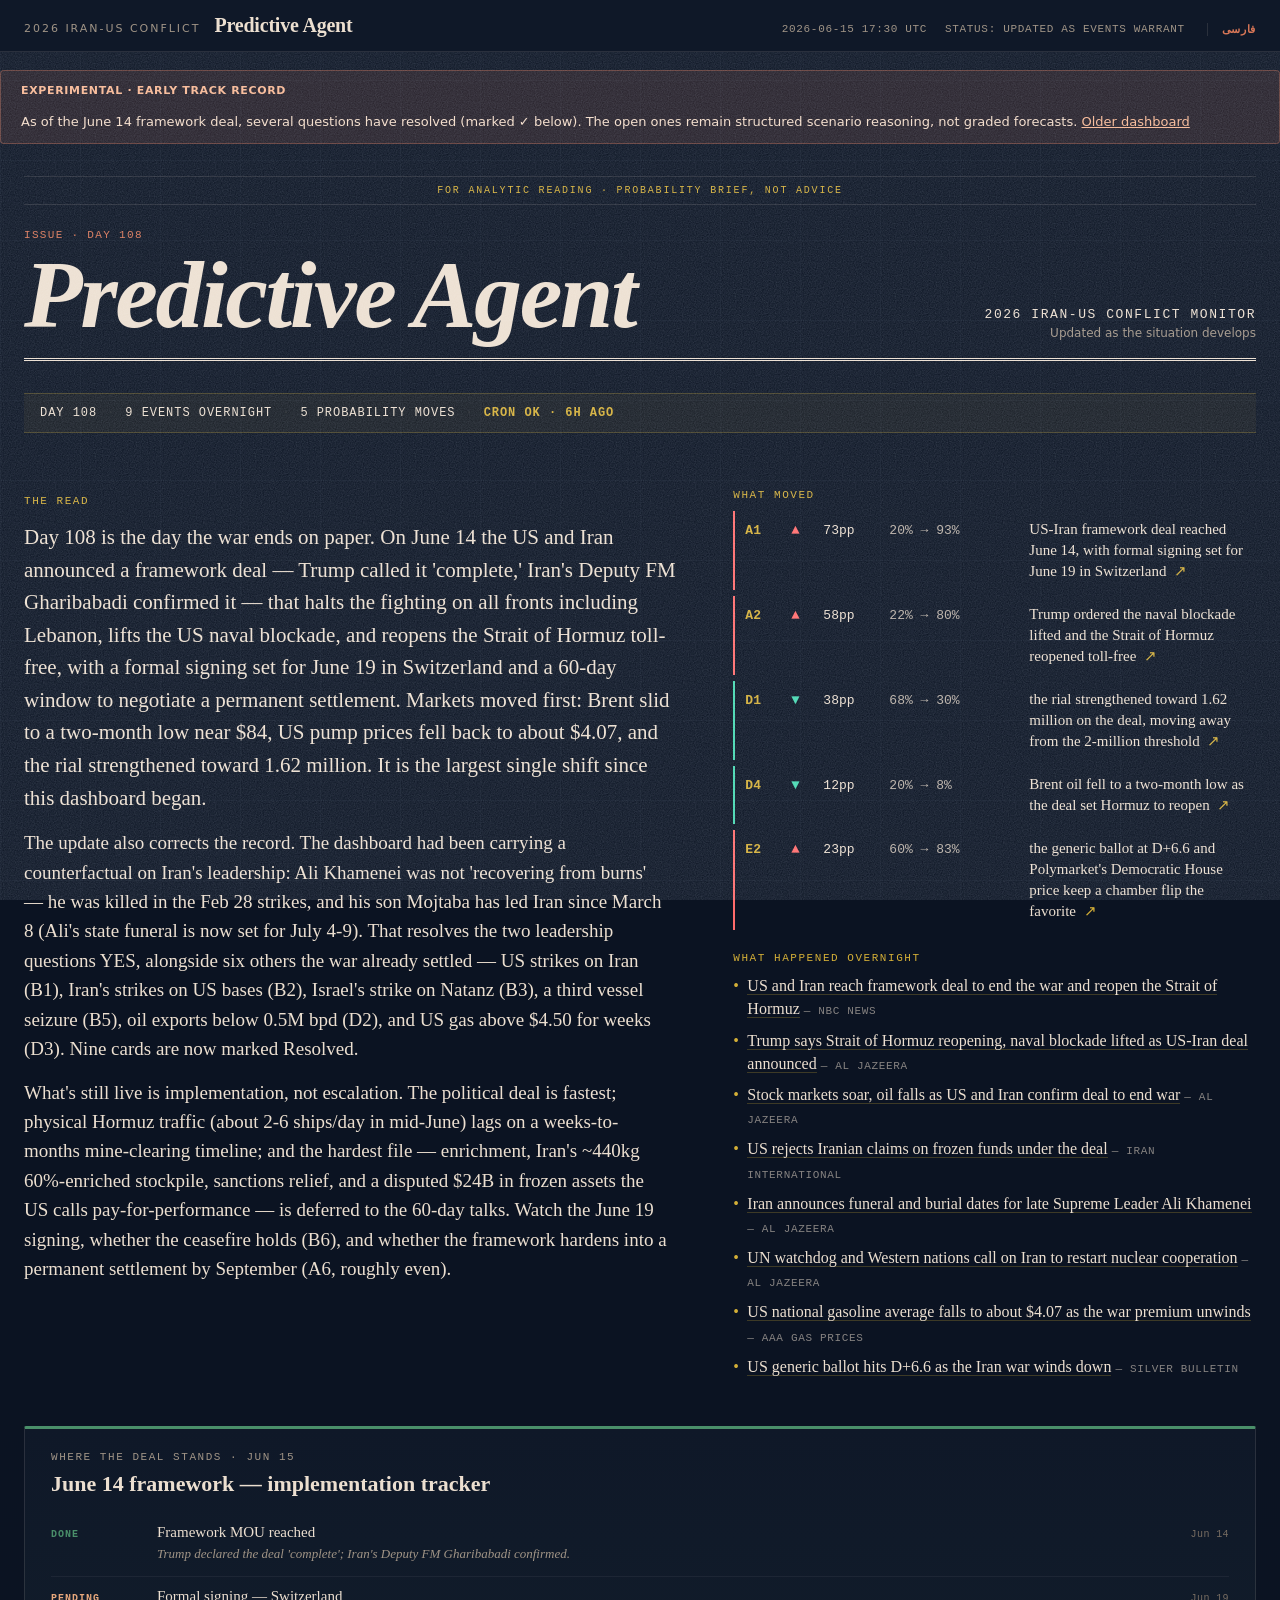
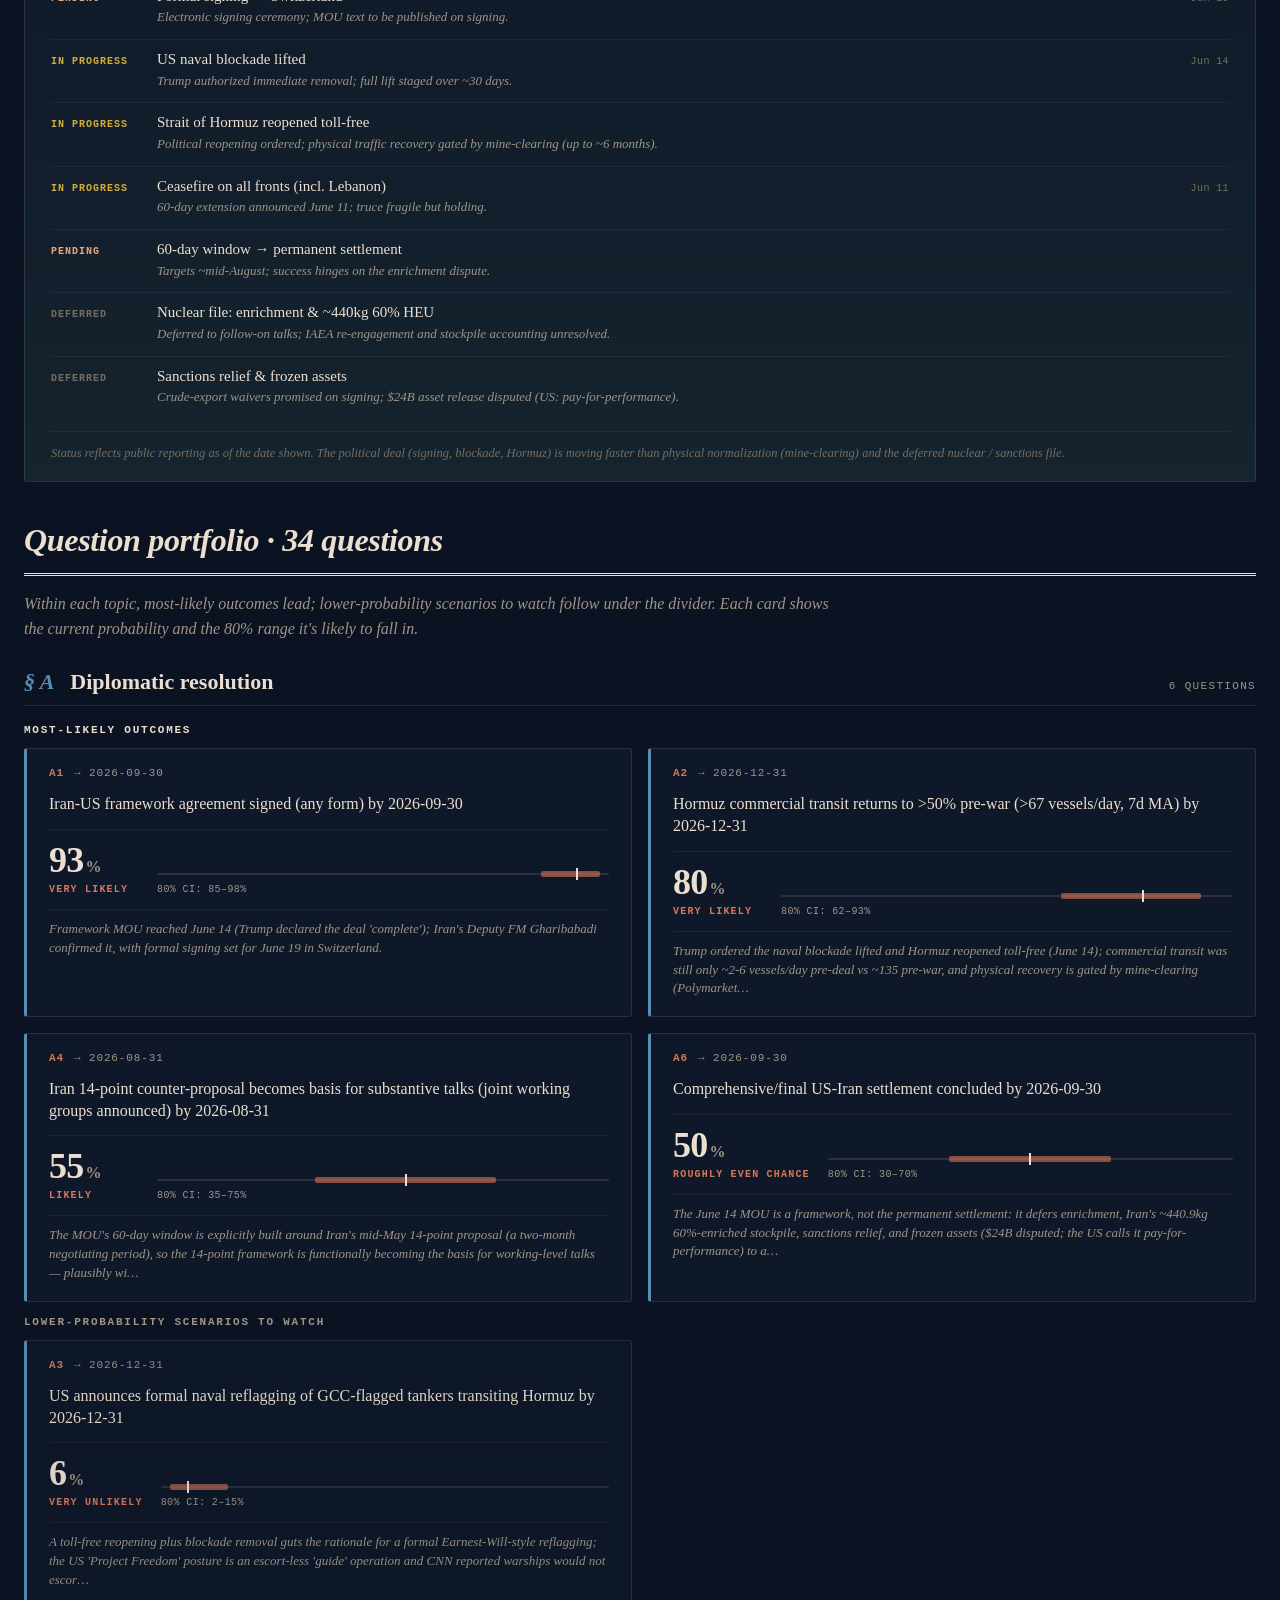
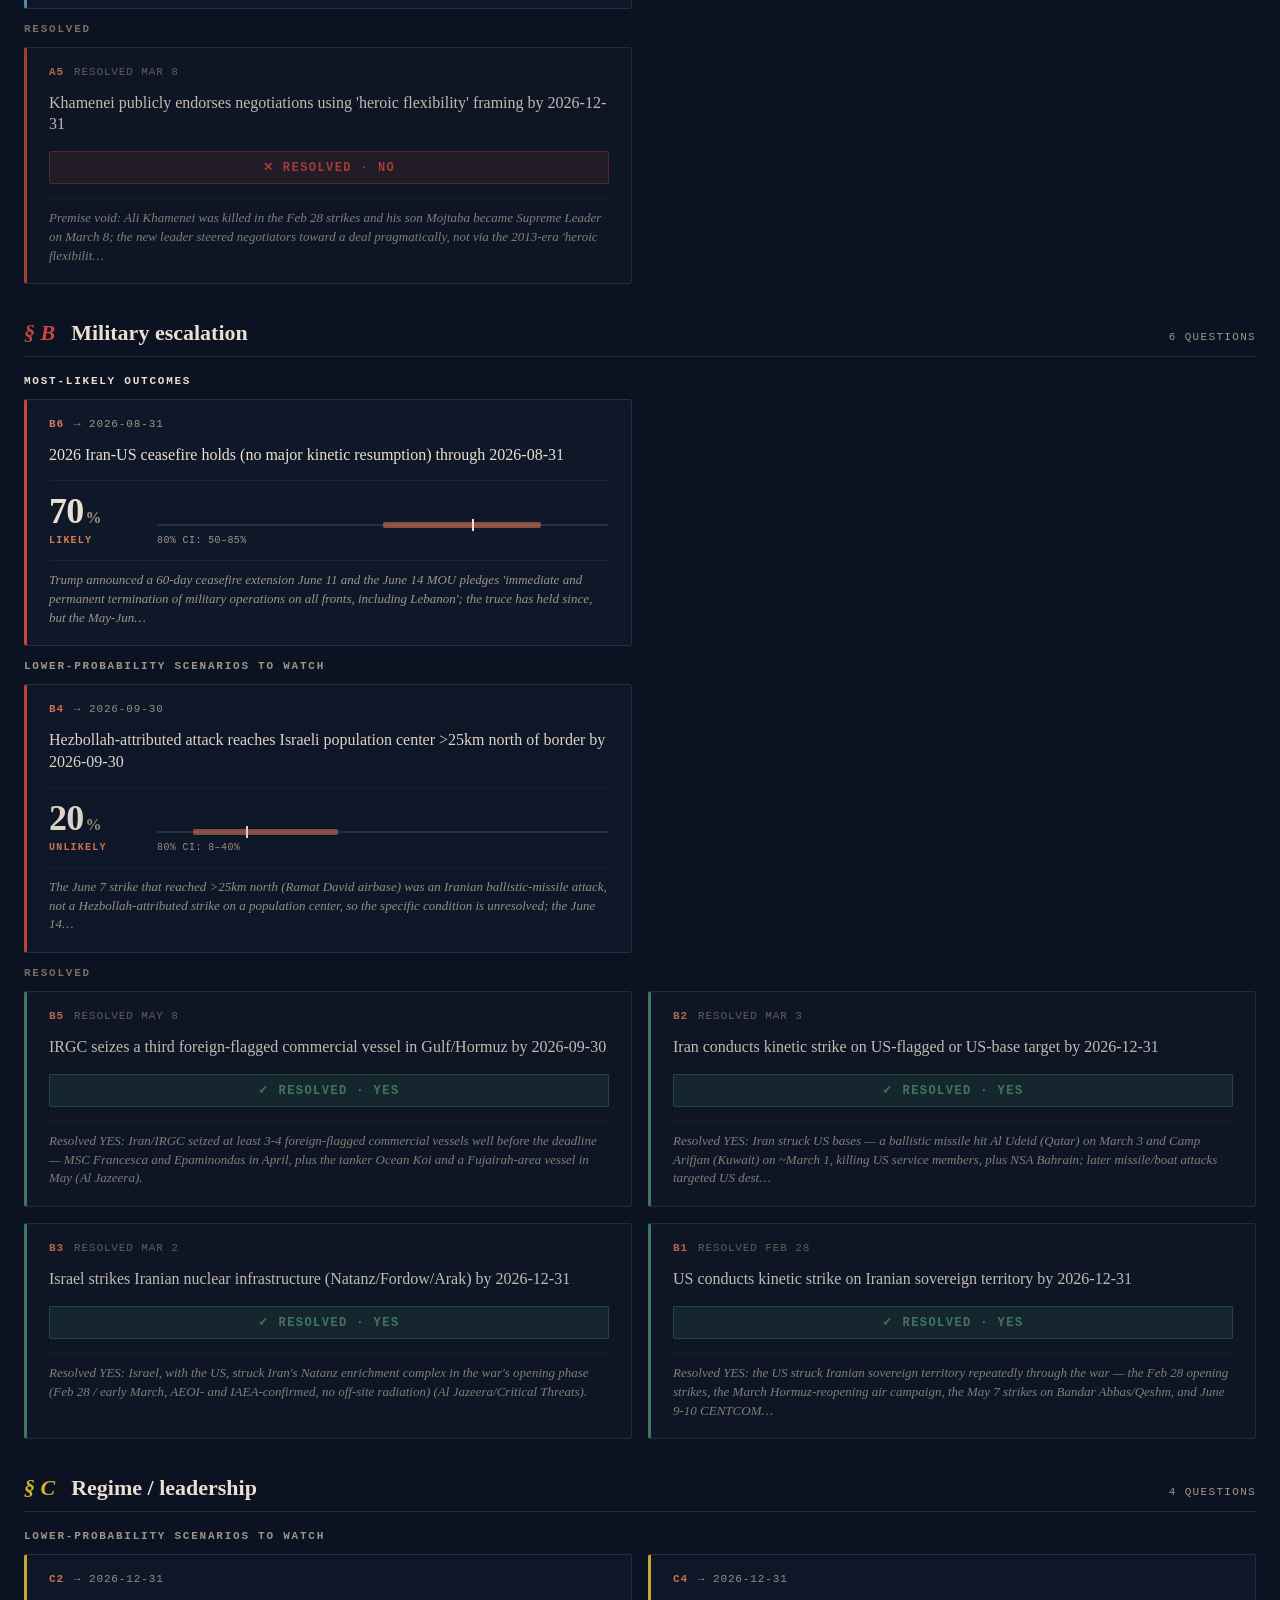
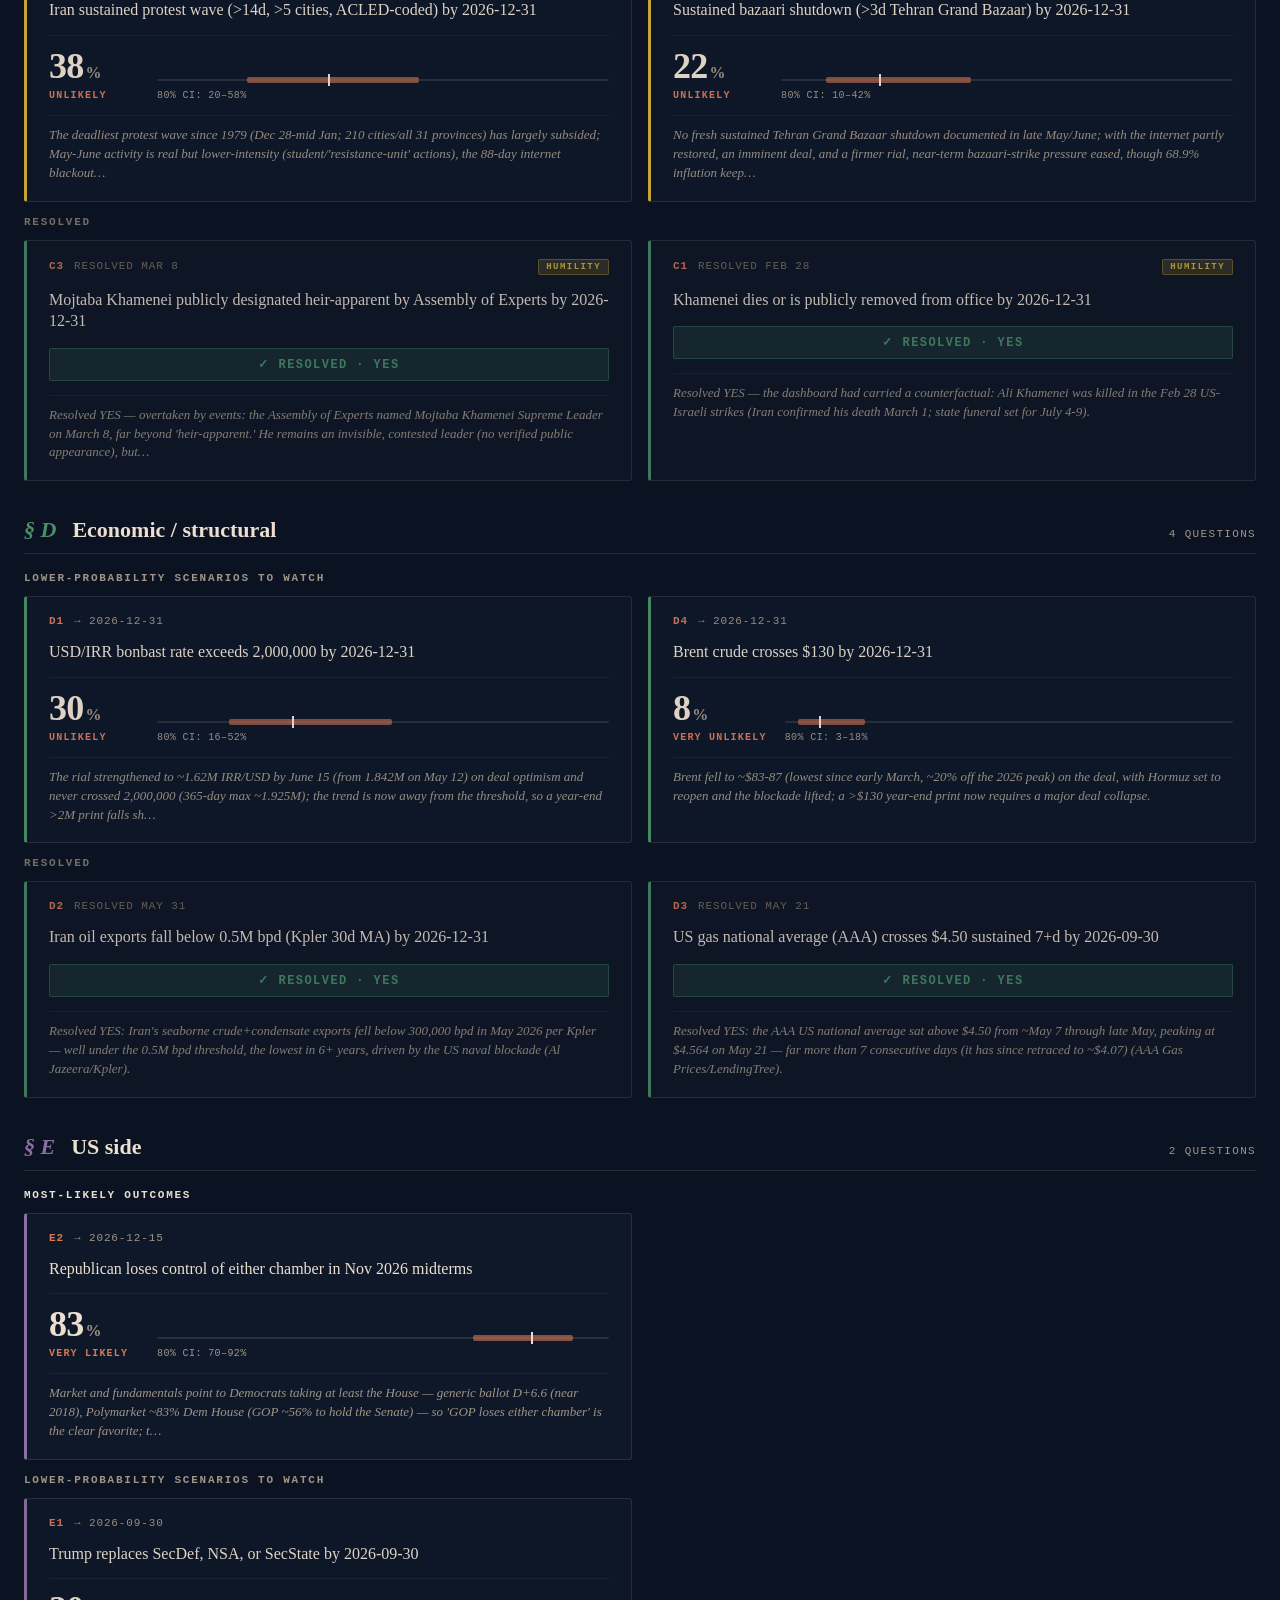
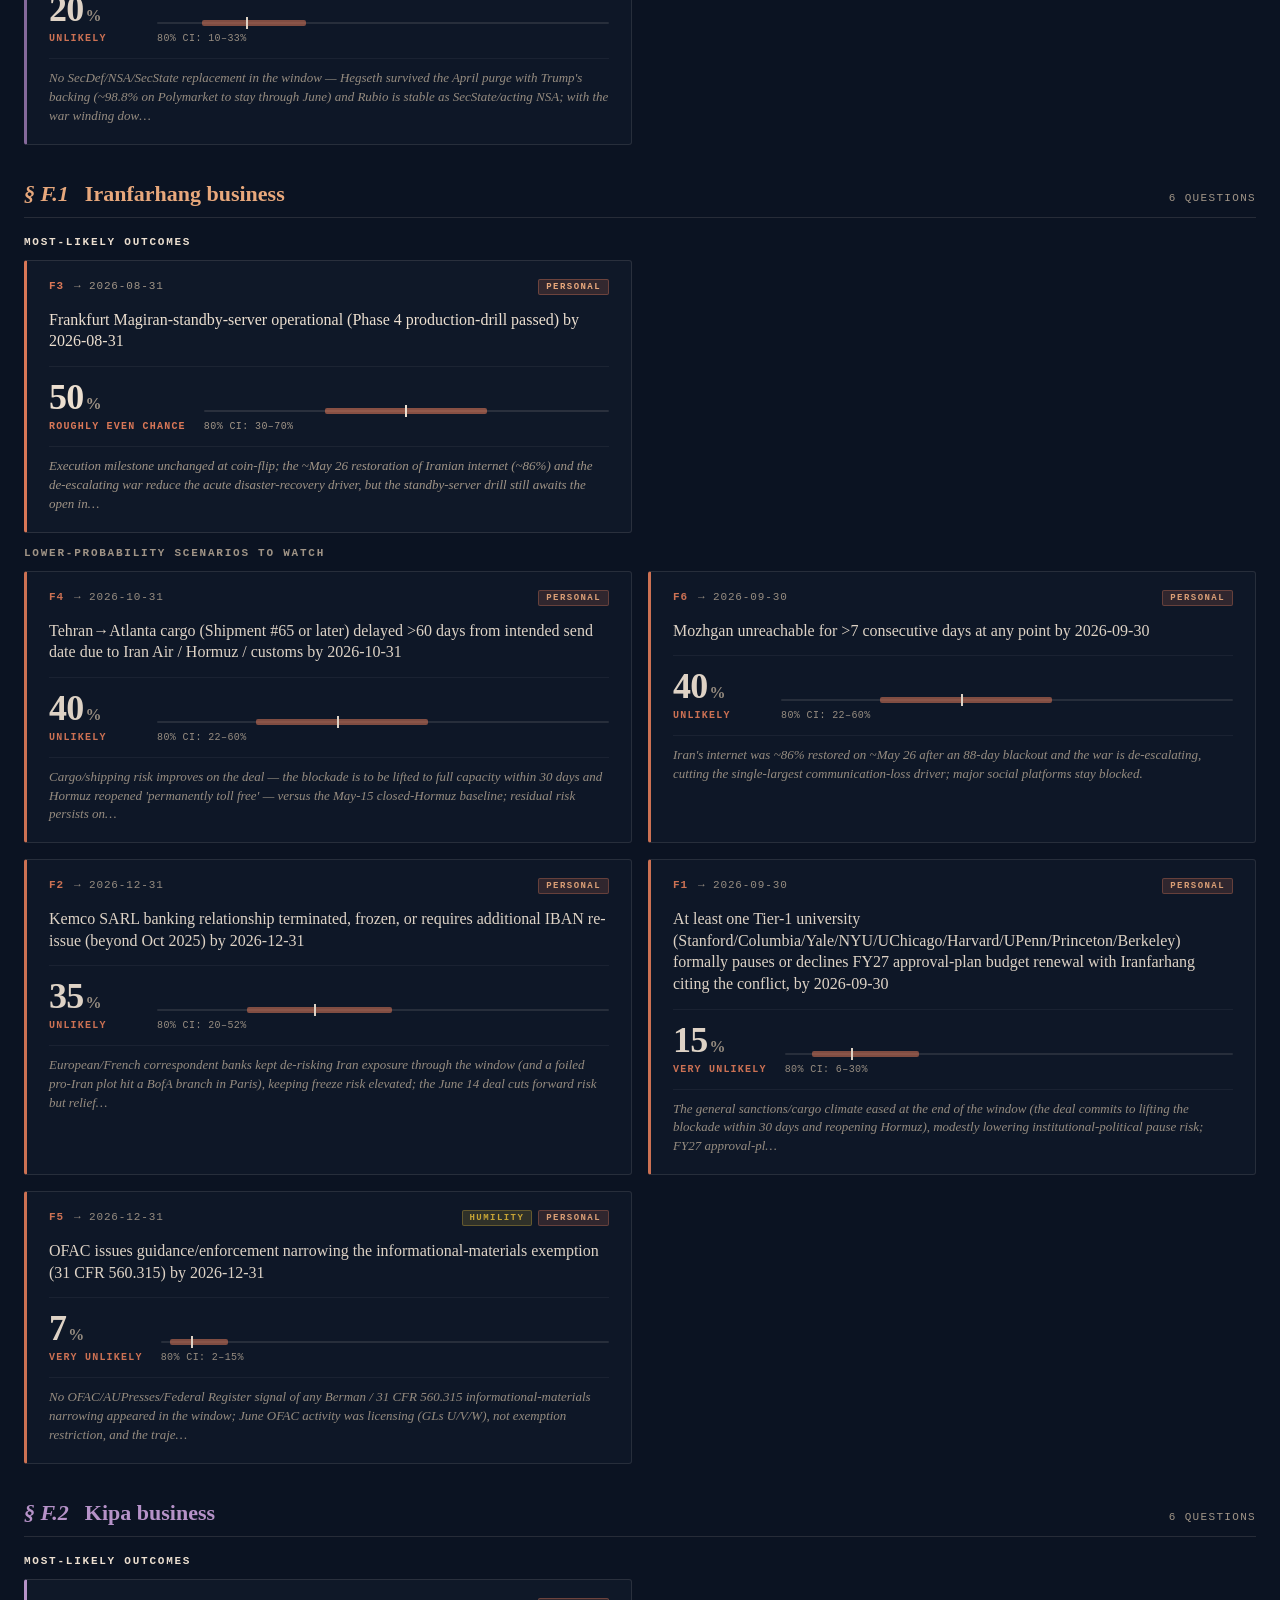
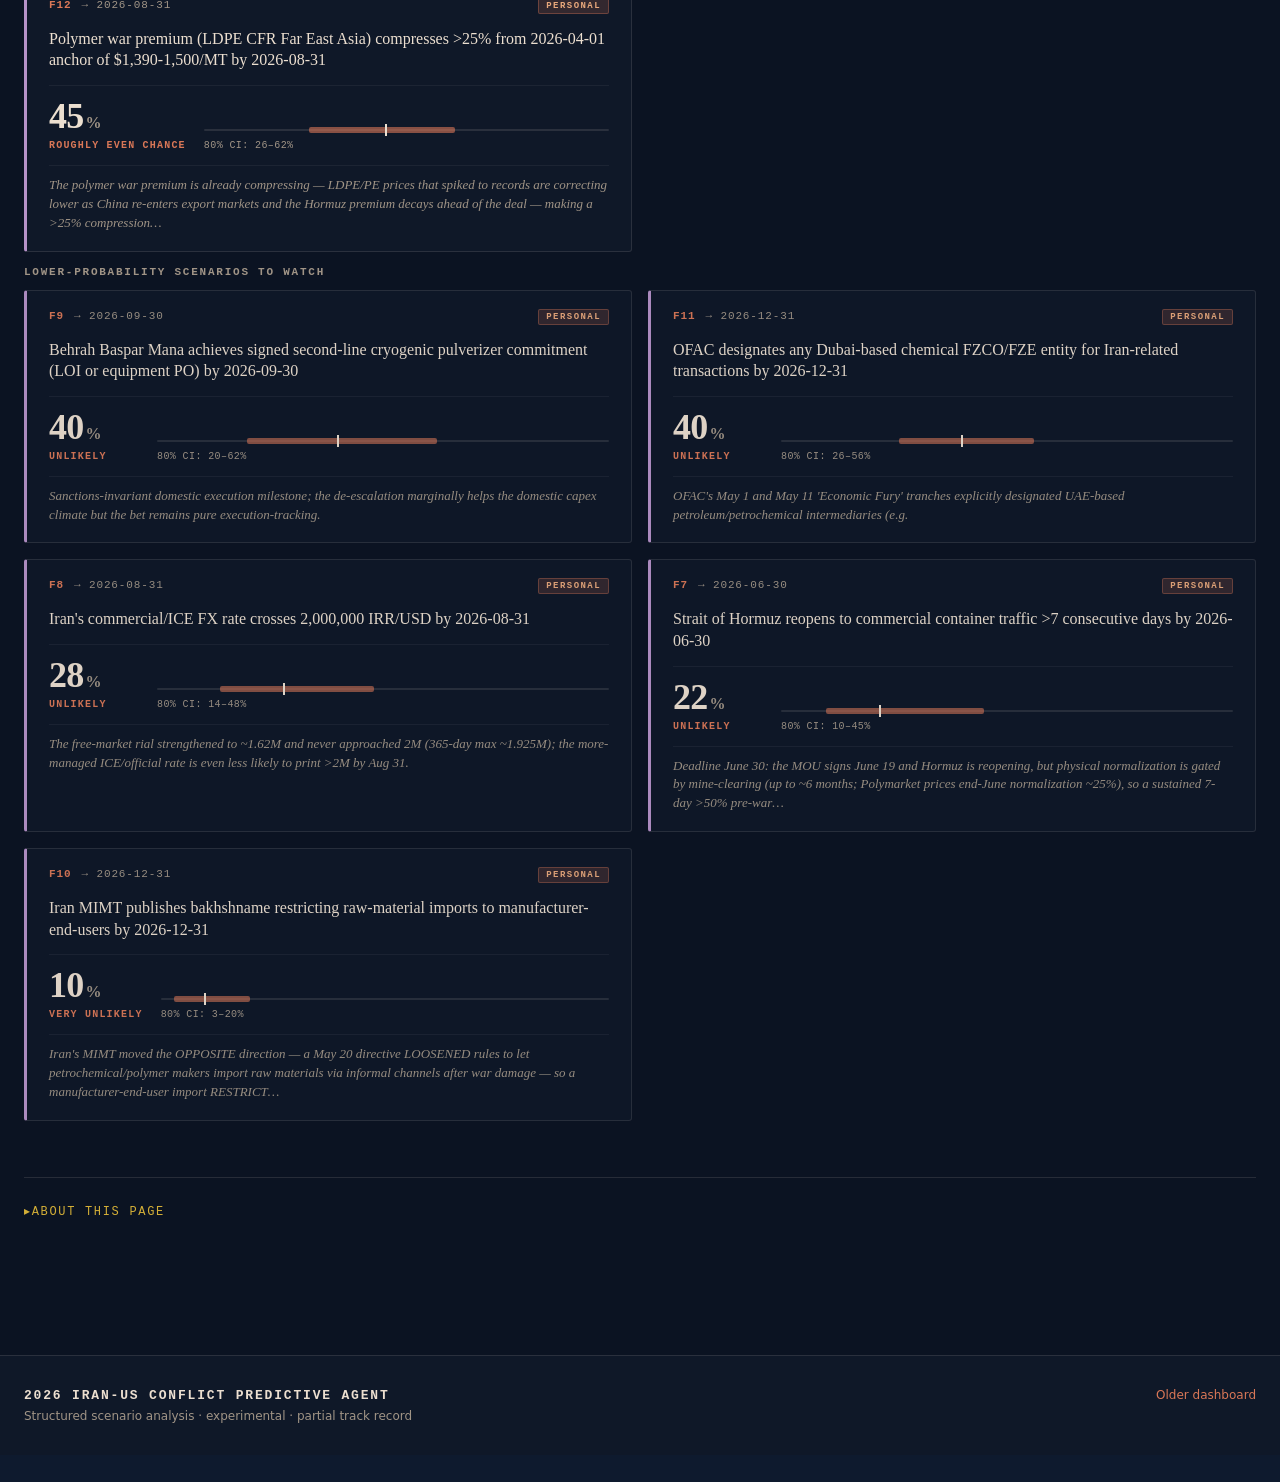
<file: index.html>
<!DOCTYPE html>
<html lang="en" dir="ltr">
<head>
  <meta charset="UTF-8" />
  <meta name="viewport" content="width=device-width, initial-scale=1.0" />
  <meta name="theme-color" content="#0b1322" />
  <title>2026 Iran Conflict — Predictive Agent</title>
  <meta property="og:title" content="2026 Iran Conflict — Predictive Agent" />
  <meta property="og:description" content="Probability brief on 34 questions about the 2026 Iran-US conflict — now tracking the June 2026 framework deal. Experimental · partial track record." />
  <meta property="og:type" content="article" />
  <meta name="description" content="Probability brief on 34 questions about the 2026 Iran-US conflict — now tracking the June 2026 framework deal. Experimental · partial track record." />
  <link rel="stylesheet" href="dashboard.css" />
  
  <link rel="canonical" href="https://iran-war-dashboard-murex.vercel.app/" />
  <link rel="alternate" hreflang="en" href="https://iran-war-dashboard-murex.vercel.app/" />
  <link rel="alternate" hreflang="fa" href="https://iran-war-dashboard-murex.vercel.app/fa.html" />
</head>
<body class="agent-v2 lang-en">

  <div class="topbar">
    <div class="topbar-inner">
      <div class="topbar-l">
        <span class="topbar-eyebrow">2026 Iran-US Conflict</span>
        <span class="topbar-title">Predictive Agent</span>
      </div>
      <div class="topbar-r">
        <span class="topbar-meta">2026-06-15 17:30 UTC</span>
        <span class="topbar-meta">Status: Updated as events warrant</span>
        <a class="topbar-meta lang-toggle" href="/fa.html" hreflang="fa" rel="alternate">فارسی</a>
      </div>
    </div>
  </div>

  <div class="experimental-banner agent-banner">
    <strong>EXPERIMENTAL · EARLY TRACK RECORD</strong>
    <span>As of the June 14 framework deal, several questions have resolved (marked ✓ below). The open ones remain structured scenario reasoning, not graded forecasts. <a href="/legacy">Older dashboard</a></span>
  </div>

  <main class="agent-page" role="main" aria-label="Predictive Agent">

    <header class="agent-masthead" role="banner" aria-label="2026 IRAN-US CONFLICT MONITOR">
      <div class="masthead-class">For analytic reading · Probability brief, not advice</div>
      <div class="masthead-row">
        <div class="masthead-l">
          <div class="masthead-eyebrow">Issue · Day 108</div>
          <h1 class="masthead-title">Predictive Agent</h1>
        </div>
        <div class="masthead-r">
          <div class="masthead-publisher">2026 IRAN-US CONFLICT MONITOR</div>
          <div class="masthead-publisher-sub">Updated as the situation develops</div>
        </div>
      </div>
      <div class="masthead-rule"></div>
    </header>

    <div class="morning-brief"><div class="brief-strip brief-strip-fresh" role="status"><span class="brief-strip-day">Day 108</span><span class="brief-strip-sep">·</span><span class="brief-strip-events">9 events overnight</span><span class="brief-strip-sep">·</span><span class="brief-strip-moves">5 probability moves</span><span class="brief-strip-sep">·</span><span class="brief-strip-status">cron OK · 6h ago</span></div><section class="brief-read" role="region" aria-label="The read"><div class="brief-read-eyebrow">The read</div><p class="brief-read-p">Day 108 is the day the war ends on paper. On June 14 the US and Iran announced a framework deal — Trump called it 'complete,' Iran's Deputy FM Gharibabadi confirmed it — that halts the fighting on all fronts including Lebanon, lifts the US naval blockade, and reopens the Strait of Hormuz toll-free, with a formal signing set for June 19 in Switzerland and a 60-day window to negotiate a permanent settlement. Markets moved first: Brent slid to a two-month low near $84, US pump prices fell back to about $4.07, and the rial strengthened toward 1.62 million. It is the largest single shift since this dashboard began.</p>
<p class="brief-read-p">The update also corrects the record. The dashboard had been carrying a counterfactual on Iran's leadership: Ali Khamenei was not 'recovering from burns' — he was killed in the Feb 28 strikes, and his son Mojtaba has led Iran since March 8 (Ali's state funeral is now set for July 4-9). That resolves the two leadership questions YES, alongside six others the war already settled — US strikes on Iran (B1), Iran's strikes on US bases (B2), Israel's strike on Natanz (B3), a third vessel seizure (B5), oil exports below 0.5M bpd (D2), and US gas above $4.50 for weeks (D3). Nine cards are now marked Resolved.</p>
<p class="brief-read-p">What's still live is implementation, not escalation. The political deal is fastest; physical Hormuz traffic (about 2-6 ships/day in mid-June) lags on a weeks-to-months mine-clearing timeline; and the hardest file — enrichment, Iran's ~440kg 60%-enriched stockpile, sanctions relief, and a disputed $24B in frozen assets the US calls pay-for-performance — is deferred to the 60-day talks. Watch the June 19 signing, whether the ceasefire holds (B6), and whether the framework hardens into a permanent settlement by September (A6, roughly even).</p></section><div class="brief-right-col"><section class="brief-movers" role="region" aria-label="What moved"><div class="brief-movers-eyebrow">What moved</div><ul class="brief-mover-list"><li class="brief-mover-row mover-up"><span class="brief-mover-qid">A1</span><span class="brief-mover-arrow">▲</span><span class="brief-mover-delta">73pp</span><span class="brief-mover-vals">20% → 93%</span><span class="brief-mover-why">US-Iran framework deal reached June 14, with formal signing set for June 19 in Switzerland <a class="brief-mover-cite" href="https://www.nbcnews.com/news/us-news/deal-reached-united-states-iran-war-rcna350039" target="_blank" rel="noopener">↗</a></span></li><li class="brief-mover-row mover-up"><span class="brief-mover-qid">A2</span><span class="brief-mover-arrow">▲</span><span class="brief-mover-delta">58pp</span><span class="brief-mover-vals">22% → 80%</span><span class="brief-mover-why">Trump ordered the naval blockade lifted and the Strait of Hormuz reopened toll-free <a class="brief-mover-cite" href="https://www.aljazeera.com/news/2026/6/14/us-iran-ceasefire-deal-announced-trump-says-strait-of-hormuz-reopening" target="_blank" rel="noopener">↗</a></span></li><li class="brief-mover-row mover-down"><span class="brief-mover-qid">D1</span><span class="brief-mover-arrow">▼</span><span class="brief-mover-delta">38pp</span><span class="brief-mover-vals">68% → 30%</span><span class="brief-mover-why">the rial strengthened toward 1.62 million on the deal, moving away from the 2-million threshold <a class="brief-mover-cite" href="https://alanchand.com/en/currencies-price/usd" target="_blank" rel="noopener">↗</a></span></li><li class="brief-mover-row mover-down"><span class="brief-mover-qid">D4</span><span class="brief-mover-arrow">▼</span><span class="brief-mover-delta">12pp</span><span class="brief-mover-vals">20% → 8%</span><span class="brief-mover-why">Brent oil fell to a two-month low as the deal set Hormuz to reopen <a class="brief-mover-cite" href="https://www.aljazeera.com/economy/2026/6/15/stock-markets-soar-oil-falls-as-us-iran-confirm-deal-to-end-war" target="_blank" rel="noopener">↗</a></span></li><li class="brief-mover-row mover-up"><span class="brief-mover-qid">E2</span><span class="brief-mover-arrow">▲</span><span class="brief-mover-delta">23pp</span><span class="brief-mover-vals">60% → 83%</span><span class="brief-mover-why">the generic ballot at D+6.6 and Polymarket's Democratic House price keep a chamber flip the favorite <a class="brief-mover-cite" href="https://www.natesilver.net/p/generic-ballot-average-2026-nate-silver-bulletin-congress-polls" target="_blank" rel="noopener">↗</a></span></li></ul></section><section class="brief-events" role="region" aria-label="What happened overnight"><div class="brief-events-eyebrow">What happened overnight</div><ul class="brief-event-list"><li class="brief-event-row"><a class="brief-event-headline" href="https://www.nbcnews.com/news/us-news/deal-reached-united-states-iran-war-rcna350039" target="_blank" rel="noopener">US and Iran reach framework deal to end the war and reopen the Strait of Hormuz</a> <span class="brief-event-source">— NBC News</span></li><li class="brief-event-row"><a class="brief-event-headline" href="https://www.aljazeera.com/news/2026/6/14/us-iran-ceasefire-deal-announced-trump-says-strait-of-hormuz-reopening" target="_blank" rel="noopener">Trump says Strait of Hormuz reopening, naval blockade lifted as US-Iran deal announced</a> <span class="brief-event-source">— Al Jazeera</span></li><li class="brief-event-row"><a class="brief-event-headline" href="https://www.aljazeera.com/economy/2026/6/15/stock-markets-soar-oil-falls-as-us-iran-confirm-deal-to-end-war" target="_blank" rel="noopener">Stock markets soar, oil falls as US and Iran confirm deal to end war</a> <span class="brief-event-source">— Al Jazeera</span></li><li class="brief-event-row"><a class="brief-event-headline" href="https://www.iranintl.com/en/202606159822" target="_blank" rel="noopener">US rejects Iranian claims on frozen funds under the deal</a> <span class="brief-event-source">— Iran International</span></li><li class="brief-event-row"><a class="brief-event-headline" href="https://www.aljazeera.com/news/2026/6/13/iran-announces-funeral-burial-dates-for-late-supreme-leader-khamenei" target="_blank" rel="noopener">Iran announces funeral and burial dates for late Supreme Leader Ali Khamenei</a> <span class="brief-event-source">— Al Jazeera</span></li><li class="brief-event-row"><a class="brief-event-headline" href="https://www.aljazeera.com/news/2026/6/8/un-watchdog-western-nations-call-on-iran-to-restart-nuclear-cooperation" target="_blank" rel="noopener">UN watchdog and Western nations call on Iran to restart nuclear cooperation</a> <span class="brief-event-source">— Al Jazeera</span></li><li class="brief-event-row"><a class="brief-event-headline" href="https://gasprices.aaa.com/" target="_blank" rel="noopener">US national gasoline average falls to about $4.07 as the war premium unwinds</a> <span class="brief-event-source">— AAA Gas Prices</span></li><li class="brief-event-row"><a class="brief-event-headline" href="https://www.natesilver.net/p/generic-ballot-average-2026-nate-silver-bulletin-congress-polls" target="_blank" rel="noopener">US generic ballot hits D+6.6 as the Iran war winds down</a> <span class="brief-event-source">— Silver Bulletin</span></li></ul></section></div></div>

    
      <section class="deal-tracker" role="region" aria-label="June 14 framework — implementation tracker">
        <div class="deal-tracker-eyebrow">Where the deal stands · <bdi dir="ltr">Jun 15</bdi></div>
        <h2 class="deal-tracker-h" dir="auto">June 14 framework — implementation tracker</h2>
        <ul class="deal-tracker-list">
          <li class="deal-item deal-item-done"><span class="deal-status deal-status-done">Done</span><span class="deal-body"><span class="deal-label" dir="auto">Framework MOU reached</span><span class="deal-detail" dir="auto">Trump declared the deal 'complete'; Iran's Deputy FM Gharibabadi confirmed.</span></span><bdi class="deal-date" dir="ltr">Jun 14</bdi></li><li class="deal-item deal-item-pending"><span class="deal-status deal-status-pending">Pending</span><span class="deal-body"><span class="deal-label" dir="auto">Formal signing — Switzerland</span><span class="deal-detail" dir="auto">Electronic signing ceremony; MOU text to be published on signing.</span></span><bdi class="deal-date" dir="ltr">Jun 19</bdi></li><li class="deal-item deal-item-progress"><span class="deal-status deal-status-progress">In progress</span><span class="deal-body"><span class="deal-label" dir="auto">US naval blockade lifted</span><span class="deal-detail" dir="auto">Trump authorized immediate removal; full lift staged over ~30 days.</span></span><bdi class="deal-date" dir="ltr">Jun 14</bdi></li><li class="deal-item deal-item-progress"><span class="deal-status deal-status-progress">In progress</span><span class="deal-body"><span class="deal-label" dir="auto">Strait of Hormuz reopened toll-free</span><span class="deal-detail" dir="auto">Political reopening ordered; physical traffic recovery gated by mine-clearing (up to ~6 months).</span></span></li><li class="deal-item deal-item-progress"><span class="deal-status deal-status-progress">In progress</span><span class="deal-body"><span class="deal-label" dir="auto">Ceasefire on all fronts (incl. Lebanon)</span><span class="deal-detail" dir="auto">60-day extension announced June 11; truce fragile but holding.</span></span><bdi class="deal-date" dir="ltr">Jun 11</bdi></li><li class="deal-item deal-item-pending"><span class="deal-status deal-status-pending">Pending</span><span class="deal-body"><span class="deal-label" dir="auto">60-day window → permanent settlement</span><span class="deal-detail" dir="auto">Targets ~mid-August; success hinges on the enrichment dispute.</span></span></li><li class="deal-item deal-item-deferred"><span class="deal-status deal-status-deferred">Deferred</span><span class="deal-body"><span class="deal-label" dir="auto">Nuclear file: enrichment &amp; ~440kg 60% HEU</span><span class="deal-detail" dir="auto">Deferred to follow-on talks; IAEA re-engagement and stockpile accounting unresolved.</span></span></li><li class="deal-item deal-item-deferred"><span class="deal-status deal-status-deferred">Deferred</span><span class="deal-body"><span class="deal-label" dir="auto">Sanctions relief &amp; frozen assets</span><span class="deal-detail" dir="auto">Crude-export waivers promised on signing; $24B asset release disputed (US: pay-for-performance).</span></span></li>
        </ul>
        <p class="deal-tracker-foot">Status reflects public reporting as of the date shown. The political deal (signing, blockade, Hormuz) is moving faster than physical normalization (mine-clearing) and the deferred nuclear / sanctions file.</p>
      </section>
    

    <section class="board" role="region" aria-label="Question portfolio · 34 questions"><h2 class="board-h">Question portfolio · 34 questions</h2>
<p class="board-sub">Within each topic, most-likely outcomes lead; lower-probability scenarios to watch follow under the divider. Each card shows the current probability and the 80% range it's likely to fall in.</p>


          <div class="board-cat board-cat-diplomacy">
            <header class="board-cat-head">
              <span class="board-cat-num">§ A</span>
              <h3 class="board-cat-title">Diplomatic resolution</h3>
              <span class="board-cat-count">6 questions</span>
            </header>
            
              <div class="board-cluster board-cluster-likely">
                <h4 class="board-cluster-h">Most-likely outcomes</h4>
                <div class="board-grid">
                  
      <article class="qcard qcard-cat-diplomacy qcard-prob-very-likely" id="q-A1">
        <header class="qcard-head">
          <span class="qcard-id">A1</span>
          <bdi class="qcard-deadline" dir="ltr">→ 2026-09-30</bdi>
          <span class="qcard-flags"></span>
        </header>
        <h3 class="qcard-question" dir="auto">Iran-US framework agreement signed (any form) by 2026-09-30</h3>
        <div class="qcard-numbers">
          <div class="qcard-prob">
            <span class="qcard-prob-num">93<span class="qcard-prob-pct">%</span></span>
            <span class="qcard-prob-label">very likely</span>
          </div>
          <div class="qcard-ci">
            <span class="qcard-ci-bar" aria-label="80% CI: 85–98%">
              <span class="qcard-ci-track"></span>
              <span class="qcard-ci-fill" style="left: 85%; width: 13%"></span>
              <span class="qcard-ci-mark" style="left: 93%"></span>
            </span>
            <span class="qcard-ci-label">80% CI: <bdi dir="ltr">85–98%</bdi></span>
          </div>
        </div>
        <p class="qcard-note" dir="auto">Framework MOU reached June 14 (Trump declared the deal 'complete'); Iran's Deputy FM Gharibabadi confirmed it, with formal signing set for June 19 in Switzerland.</p>
      </article>
    
      <article class="qcard qcard-cat-diplomacy qcard-prob-very-likely" id="q-A2">
        <header class="qcard-head">
          <span class="qcard-id">A2</span>
          <bdi class="qcard-deadline" dir="ltr">→ 2026-12-31</bdi>
          <span class="qcard-flags"></span>
        </header>
        <h3 class="qcard-question" dir="auto">Hormuz commercial transit returns to &gt;50% pre-war (&gt;67 vessels/day, 7d MA) by 2026-12-31</h3>
        <div class="qcard-numbers">
          <div class="qcard-prob">
            <span class="qcard-prob-num">80<span class="qcard-prob-pct">%</span></span>
            <span class="qcard-prob-label">very likely</span>
          </div>
          <div class="qcard-ci">
            <span class="qcard-ci-bar" aria-label="80% CI: 62–93%">
              <span class="qcard-ci-track"></span>
              <span class="qcard-ci-fill" style="left: 62%; width: 31%"></span>
              <span class="qcard-ci-mark" style="left: 80%"></span>
            </span>
            <span class="qcard-ci-label">80% CI: <bdi dir="ltr">62–93%</bdi></span>
          </div>
        </div>
        <p class="qcard-note" dir="auto">Trump ordered the naval blockade lifted and Hormuz reopened toll-free (June 14); commercial transit was still only ~2-6 vessels/day pre-deal vs ~135 pre-war, and physical recovery is gated by mine-clearing (Polymarket…</p>
      </article>
    
      <article class="qcard qcard-cat-diplomacy qcard-prob-likely" id="q-A4">
        <header class="qcard-head">
          <span class="qcard-id">A4</span>
          <bdi class="qcard-deadline" dir="ltr">→ 2026-08-31</bdi>
          <span class="qcard-flags"></span>
        </header>
        <h3 class="qcard-question" dir="auto">Iran 14-point counter-proposal becomes basis for substantive talks (joint working groups announced) by 2026-08-31</h3>
        <div class="qcard-numbers">
          <div class="qcard-prob">
            <span class="qcard-prob-num">55<span class="qcard-prob-pct">%</span></span>
            <span class="qcard-prob-label">likely</span>
          </div>
          <div class="qcard-ci">
            <span class="qcard-ci-bar" aria-label="80% CI: 35–75%">
              <span class="qcard-ci-track"></span>
              <span class="qcard-ci-fill" style="left: 35%; width: 40%"></span>
              <span class="qcard-ci-mark" style="left: 55%"></span>
            </span>
            <span class="qcard-ci-label">80% CI: <bdi dir="ltr">35–75%</bdi></span>
          </div>
        </div>
        <p class="qcard-note" dir="auto">The MOU's 60-day window is explicitly built around Iran's mid-May 14-point proposal (a two-month negotiating period), so the 14-point framework is functionally becoming the basis for working-level talks — plausibly wi…</p>
      </article>
    
      <article class="qcard qcard-cat-diplomacy qcard-prob-roughly-even-chance" id="q-A6">
        <header class="qcard-head">
          <span class="qcard-id">A6</span>
          <bdi class="qcard-deadline" dir="ltr">→ 2026-09-30</bdi>
          <span class="qcard-flags"></span>
        </header>
        <h3 class="qcard-question" dir="auto">Comprehensive/final US-Iran settlement concluded by 2026-09-30</h3>
        <div class="qcard-numbers">
          <div class="qcard-prob">
            <span class="qcard-prob-num">50<span class="qcard-prob-pct">%</span></span>
            <span class="qcard-prob-label">roughly even chance</span>
          </div>
          <div class="qcard-ci">
            <span class="qcard-ci-bar" aria-label="80% CI: 30–70%">
              <span class="qcard-ci-track"></span>
              <span class="qcard-ci-fill" style="left: 30%; width: 40%"></span>
              <span class="qcard-ci-mark" style="left: 50%"></span>
            </span>
            <span class="qcard-ci-label">80% CI: <bdi dir="ltr">30–70%</bdi></span>
          </div>
        </div>
        <p class="qcard-note" dir="auto">The June 14 MOU is a framework, not the permanent settlement: it defers enrichment, Iran's ~440.9kg 60%-enriched stockpile, sanctions relief, and frozen assets ($24B disputed; the US calls it pay-for-performance) to a…</p>
      </article>
    
                </div>
              </div>
            <hr class="board-cluster-divider" aria-hidden="true" />
              <div class="board-cluster board-cluster-tail">
                <h4 class="board-cluster-h">Lower-probability scenarios to watch</h4>
                <div class="board-grid">
                  
      <article class="qcard qcard-cat-diplomacy qcard-prob-very-unlikely" id="q-A3">
        <header class="qcard-head">
          <span class="qcard-id">A3</span>
          <bdi class="qcard-deadline" dir="ltr">→ 2026-12-31</bdi>
          <span class="qcard-flags"></span>
        </header>
        <h3 class="qcard-question" dir="auto">US announces formal naval reflagging of GCC-flagged tankers transiting Hormuz by 2026-12-31</h3>
        <div class="qcard-numbers">
          <div class="qcard-prob">
            <span class="qcard-prob-num">6<span class="qcard-prob-pct">%</span></span>
            <span class="qcard-prob-label">very unlikely</span>
          </div>
          <div class="qcard-ci">
            <span class="qcard-ci-bar" aria-label="80% CI: 2–15%">
              <span class="qcard-ci-track"></span>
              <span class="qcard-ci-fill" style="left: 2%; width: 13%"></span>
              <span class="qcard-ci-mark" style="left: 6%"></span>
            </span>
            <span class="qcard-ci-label">80% CI: <bdi dir="ltr">2–15%</bdi></span>
          </div>
        </div>
        <p class="qcard-note" dir="auto">A toll-free reopening plus blockade removal guts the rationale for a formal Earnest-Will-style reflagging; the US 'Project Freedom' posture is an escort-less 'guide' operation and CNN reported warships would not escor…</p>
      </article>
    
                </div>
              </div>
            <hr class="board-cluster-divider" aria-hidden="true" />
              <div class="board-cluster board-cluster-resolved">
                <h4 class="board-cluster-h">Resolved</h4>
                <div class="board-grid">
                  
      <article class="qcard qcard-cat-diplomacy qcard-resolved qcard-resolved-no" id="q-A5">
        <header class="qcard-head">
          <span class="qcard-id">A5</span>
          <bdi class="qcard-resolved-on" dir="ltr">resolved Mar 8</bdi>
          <span class="qcard-flags"></span>
        </header>
        <h3 class="qcard-question" dir="auto">Khamenei publicly endorses negotiations using 'heroic flexibility' framing by 2026-12-31</h3>
        <div class="qcard-resolved-badge qcard-resolved-badge-no">✕ RESOLVED · NO</div>
        <p class="qcard-note" dir="auto">Premise void: Ali Khamenei was killed in the Feb 28 strikes and his son Mojtaba became Supreme Leader on March 8; the new leader steered negotiators toward a deal pragmatically, not via the 2013-era 'heroic flexibilit…</p>
      </article>
    
                </div>
              </div>
            
          </div>
        

          <div class="board-cat board-cat-military">
            <header class="board-cat-head">
              <span class="board-cat-num">§ B</span>
              <h3 class="board-cat-title">Military escalation</h3>
              <span class="board-cat-count">6 questions</span>
            </header>
            
              <div class="board-cluster board-cluster-likely">
                <h4 class="board-cluster-h">Most-likely outcomes</h4>
                <div class="board-grid">
                  
      <article class="qcard qcard-cat-military qcard-prob-likely" id="q-B6">
        <header class="qcard-head">
          <span class="qcard-id">B6</span>
          <bdi class="qcard-deadline" dir="ltr">→ 2026-08-31</bdi>
          <span class="qcard-flags"></span>
        </header>
        <h3 class="qcard-question" dir="auto">2026 Iran-US ceasefire holds (no major kinetic resumption) through 2026-08-31</h3>
        <div class="qcard-numbers">
          <div class="qcard-prob">
            <span class="qcard-prob-num">70<span class="qcard-prob-pct">%</span></span>
            <span class="qcard-prob-label">likely</span>
          </div>
          <div class="qcard-ci">
            <span class="qcard-ci-bar" aria-label="80% CI: 50–85%">
              <span class="qcard-ci-track"></span>
              <span class="qcard-ci-fill" style="left: 50%; width: 35%"></span>
              <span class="qcard-ci-mark" style="left: 70%"></span>
            </span>
            <span class="qcard-ci-label">80% CI: <bdi dir="ltr">50–85%</bdi></span>
          </div>
        </div>
        <p class="qcard-note" dir="auto">Trump announced a 60-day ceasefire extension June 11 and the June 14 MOU pledges 'immediate and permanent termination of military operations on all fronts, including Lebanon'; the truce has held since, but the May-Jun…</p>
      </article>
    
                </div>
              </div>
            <hr class="board-cluster-divider" aria-hidden="true" />
              <div class="board-cluster board-cluster-tail">
                <h4 class="board-cluster-h">Lower-probability scenarios to watch</h4>
                <div class="board-grid">
                  
      <article class="qcard qcard-cat-military qcard-prob-unlikely" id="q-B4">
        <header class="qcard-head">
          <span class="qcard-id">B4</span>
          <bdi class="qcard-deadline" dir="ltr">→ 2026-09-30</bdi>
          <span class="qcard-flags"></span>
        </header>
        <h3 class="qcard-question" dir="auto">Hezbollah-attributed attack reaches Israeli population center &gt;25km north of border by 2026-09-30</h3>
        <div class="qcard-numbers">
          <div class="qcard-prob">
            <span class="qcard-prob-num">20<span class="qcard-prob-pct">%</span></span>
            <span class="qcard-prob-label">unlikely</span>
          </div>
          <div class="qcard-ci">
            <span class="qcard-ci-bar" aria-label="80% CI: 8–40%">
              <span class="qcard-ci-track"></span>
              <span class="qcard-ci-fill" style="left: 8%; width: 32%"></span>
              <span class="qcard-ci-mark" style="left: 20%"></span>
            </span>
            <span class="qcard-ci-label">80% CI: <bdi dir="ltr">8–40%</bdi></span>
          </div>
        </div>
        <p class="qcard-note" dir="auto">The June 7 strike that reached &gt;25km north (Ramat David airbase) was an Iranian ballistic-missile attack, not a Hezbollah-attributed strike on a population center, so the specific condition is unresolved; the June 14…</p>
      </article>
    
                </div>
              </div>
            <hr class="board-cluster-divider" aria-hidden="true" />
              <div class="board-cluster board-cluster-resolved">
                <h4 class="board-cluster-h">Resolved</h4>
                <div class="board-grid">
                  
      <article class="qcard qcard-cat-military qcard-resolved qcard-resolved-yes" id="q-B5">
        <header class="qcard-head">
          <span class="qcard-id">B5</span>
          <bdi class="qcard-resolved-on" dir="ltr">resolved May 8</bdi>
          <span class="qcard-flags"></span>
        </header>
        <h3 class="qcard-question" dir="auto">IRGC seizes a third foreign-flagged commercial vessel in Gulf/Hormuz by 2026-09-30</h3>
        <div class="qcard-resolved-badge qcard-resolved-badge-yes">✓ RESOLVED · YES</div>
        <p class="qcard-note" dir="auto">Resolved YES: Iran/IRGC seized at least 3-4 foreign-flagged commercial vessels well before the deadline — MSC Francesca and Epaminondas in April, plus the tanker Ocean Koi and a Fujairah-area vessel in May (Al Jazeera).</p>
      </article>
    
      <article class="qcard qcard-cat-military qcard-resolved qcard-resolved-yes" id="q-B2">
        <header class="qcard-head">
          <span class="qcard-id">B2</span>
          <bdi class="qcard-resolved-on" dir="ltr">resolved Mar 3</bdi>
          <span class="qcard-flags"></span>
        </header>
        <h3 class="qcard-question" dir="auto">Iran conducts kinetic strike on US-flagged or US-base target by 2026-12-31</h3>
        <div class="qcard-resolved-badge qcard-resolved-badge-yes">✓ RESOLVED · YES</div>
        <p class="qcard-note" dir="auto">Resolved YES: Iran struck US bases — a ballistic missile hit Al Udeid (Qatar) on March 3 and Camp Arifjan (Kuwait) on ~March 1, killing US service members, plus NSA Bahrain; later missile/boat attacks targeted US dest…</p>
      </article>
    
      <article class="qcard qcard-cat-military qcard-resolved qcard-resolved-yes" id="q-B3">
        <header class="qcard-head">
          <span class="qcard-id">B3</span>
          <bdi class="qcard-resolved-on" dir="ltr">resolved Mar 2</bdi>
          <span class="qcard-flags"></span>
        </header>
        <h3 class="qcard-question" dir="auto">Israel strikes Iranian nuclear infrastructure (Natanz/Fordow/Arak) by 2026-12-31</h3>
        <div class="qcard-resolved-badge qcard-resolved-badge-yes">✓ RESOLVED · YES</div>
        <p class="qcard-note" dir="auto">Resolved YES: Israel, with the US, struck Iran's Natanz enrichment complex in the war's opening phase (Feb 28 / early March, AEOI- and IAEA-confirmed, no off-site radiation) (Al Jazeera/Critical Threats).</p>
      </article>
    
      <article class="qcard qcard-cat-military qcard-resolved qcard-resolved-yes" id="q-B1">
        <header class="qcard-head">
          <span class="qcard-id">B1</span>
          <bdi class="qcard-resolved-on" dir="ltr">resolved Feb 28</bdi>
          <span class="qcard-flags"></span>
        </header>
        <h3 class="qcard-question" dir="auto">US conducts kinetic strike on Iranian sovereign territory by 2026-12-31</h3>
        <div class="qcard-resolved-badge qcard-resolved-badge-yes">✓ RESOLVED · YES</div>
        <p class="qcard-note" dir="auto">Resolved YES: the US struck Iranian sovereign territory repeatedly through the war — the Feb 28 opening strikes, the March Hormuz-reopening air campaign, the May 7 strikes on Bandar Abbas/Qeshm, and June 9-10 CENTCOM…</p>
      </article>
    
                </div>
              </div>
            
          </div>
        

          <div class="board-cat board-cat-regime">
            <header class="board-cat-head">
              <span class="board-cat-num">§ C</span>
              <h3 class="board-cat-title">Regime / leadership</h3>
              <span class="board-cat-count">4 questions</span>
            </header>
            
              <div class="board-cluster board-cluster-tail">
                <h4 class="board-cluster-h">Lower-probability scenarios to watch</h4>
                <div class="board-grid">
                  
      <article class="qcard qcard-cat-regime qcard-prob-unlikely" id="q-C2">
        <header class="qcard-head">
          <span class="qcard-id">C2</span>
          <bdi class="qcard-deadline" dir="ltr">→ 2026-12-31</bdi>
          <span class="qcard-flags"></span>
        </header>
        <h3 class="qcard-question" dir="auto">Iran sustained protest wave (&gt;14d, &gt;5 cities, ACLED-coded) by 2026-12-31</h3>
        <div class="qcard-numbers">
          <div class="qcard-prob">
            <span class="qcard-prob-num">38<span class="qcard-prob-pct">%</span></span>
            <span class="qcard-prob-label">unlikely</span>
          </div>
          <div class="qcard-ci">
            <span class="qcard-ci-bar" aria-label="80% CI: 20–58%">
              <span class="qcard-ci-track"></span>
              <span class="qcard-ci-fill" style="left: 20%; width: 38%"></span>
              <span class="qcard-ci-mark" style="left: 38%"></span>
            </span>
            <span class="qcard-ci-label">80% CI: <bdi dir="ltr">20–58%</bdi></span>
          </div>
        </div>
        <p class="qcard-note" dir="auto">The deadliest protest wave since 1979 (Dec 28-mid Jan; 210 cities/all 31 provinces) has largely subsided; May-June activity is real but lower-intensity (student/'resistance-unit' actions), the 88-day internet blackout…</p>
      </article>
    
      <article class="qcard qcard-cat-regime qcard-prob-unlikely" id="q-C4">
        <header class="qcard-head">
          <span class="qcard-id">C4</span>
          <bdi class="qcard-deadline" dir="ltr">→ 2026-12-31</bdi>
          <span class="qcard-flags"></span>
        </header>
        <h3 class="qcard-question" dir="auto">Sustained bazaari shutdown (&gt;3d Tehran Grand Bazaar) by 2026-12-31</h3>
        <div class="qcard-numbers">
          <div class="qcard-prob">
            <span class="qcard-prob-num">22<span class="qcard-prob-pct">%</span></span>
            <span class="qcard-prob-label">unlikely</span>
          </div>
          <div class="qcard-ci">
            <span class="qcard-ci-bar" aria-label="80% CI: 10–42%">
              <span class="qcard-ci-track"></span>
              <span class="qcard-ci-fill" style="left: 10%; width: 32%"></span>
              <span class="qcard-ci-mark" style="left: 22%"></span>
            </span>
            <span class="qcard-ci-label">80% CI: <bdi dir="ltr">10–42%</bdi></span>
          </div>
        </div>
        <p class="qcard-note" dir="auto">No fresh sustained Tehran Grand Bazaar shutdown documented in late May/June; with the internet partly restored, an imminent deal, and a firmer rial, near-term bazaari-strike pressure eased, though 68.9% inflation keep…</p>
      </article>
    
                </div>
              </div>
            <hr class="board-cluster-divider" aria-hidden="true" />
              <div class="board-cluster board-cluster-resolved">
                <h4 class="board-cluster-h">Resolved</h4>
                <div class="board-grid">
                  
      <article class="qcard qcard-cat-regime qcard-resolved qcard-resolved-yes" id="q-C3">
        <header class="qcard-head">
          <span class="qcard-id">C3</span>
          <bdi class="qcard-resolved-on" dir="ltr">resolved Mar 8</bdi>
          <span class="qcard-flags"><span class="card-flag flag-humility" title="This kind of event is historically very hard to forecast — treat the number as a placeholder, read the rationale instead">HUMILITY</span></span>
        </header>
        <h3 class="qcard-question" dir="auto">Mojtaba Khamenei publicly designated heir-apparent by Assembly of Experts by 2026-12-31</h3>
        <div class="qcard-resolved-badge qcard-resolved-badge-yes">✓ RESOLVED · YES</div>
        <p class="qcard-note" dir="auto">Resolved YES — overtaken by events: the Assembly of Experts named Mojtaba Khamenei Supreme Leader on March 8, far beyond 'heir-apparent.' He remains an invisible, contested leader (no verified public appearance), but…</p>
      </article>
    
      <article class="qcard qcard-cat-regime qcard-resolved qcard-resolved-yes" id="q-C1">
        <header class="qcard-head">
          <span class="qcard-id">C1</span>
          <bdi class="qcard-resolved-on" dir="ltr">resolved Feb 28</bdi>
          <span class="qcard-flags"><span class="card-flag flag-humility" title="This kind of event is historically very hard to forecast — treat the number as a placeholder, read the rationale instead">HUMILITY</span></span>
        </header>
        <h3 class="qcard-question" dir="auto">Khamenei dies or is publicly removed from office by 2026-12-31</h3>
        <div class="qcard-resolved-badge qcard-resolved-badge-yes">✓ RESOLVED · YES</div>
        <p class="qcard-note" dir="auto">Resolved YES — the dashboard had carried a counterfactual: Ali Khamenei was killed in the Feb 28 US-Israeli strikes (Iran confirmed his death March 1; state funeral set for July 4-9).</p>
      </article>
    
                </div>
              </div>
            
          </div>
        

          <div class="board-cat board-cat-economic">
            <header class="board-cat-head">
              <span class="board-cat-num">§ D</span>
              <h3 class="board-cat-title">Economic / structural</h3>
              <span class="board-cat-count">4 questions</span>
            </header>
            
              <div class="board-cluster board-cluster-tail">
                <h4 class="board-cluster-h">Lower-probability scenarios to watch</h4>
                <div class="board-grid">
                  
      <article class="qcard qcard-cat-economic qcard-prob-unlikely" id="q-D1">
        <header class="qcard-head">
          <span class="qcard-id">D1</span>
          <bdi class="qcard-deadline" dir="ltr">→ 2026-12-31</bdi>
          <span class="qcard-flags"></span>
        </header>
        <h3 class="qcard-question" dir="auto">USD/IRR bonbast rate exceeds 2,000,000 by 2026-12-31</h3>
        <div class="qcard-numbers">
          <div class="qcard-prob">
            <span class="qcard-prob-num">30<span class="qcard-prob-pct">%</span></span>
            <span class="qcard-prob-label">unlikely</span>
          </div>
          <div class="qcard-ci">
            <span class="qcard-ci-bar" aria-label="80% CI: 16–52%">
              <span class="qcard-ci-track"></span>
              <span class="qcard-ci-fill" style="left: 16%; width: 36%"></span>
              <span class="qcard-ci-mark" style="left: 30%"></span>
            </span>
            <span class="qcard-ci-label">80% CI: <bdi dir="ltr">16–52%</bdi></span>
          </div>
        </div>
        <p class="qcard-note" dir="auto">The rial strengthened to ~1.62M IRR/USD by June 15 (from 1.842M on May 12) on deal optimism and never crossed 2,000,000 (365-day max ~1.925M); the trend is now away from the threshold, so a year-end &gt;2M print falls sh…</p>
      </article>
    
      <article class="qcard qcard-cat-economic qcard-prob-very-unlikely" id="q-D4">
        <header class="qcard-head">
          <span class="qcard-id">D4</span>
          <bdi class="qcard-deadline" dir="ltr">→ 2026-12-31</bdi>
          <span class="qcard-flags"></span>
        </header>
        <h3 class="qcard-question" dir="auto">Brent crude crosses $130 by 2026-12-31</h3>
        <div class="qcard-numbers">
          <div class="qcard-prob">
            <span class="qcard-prob-num">8<span class="qcard-prob-pct">%</span></span>
            <span class="qcard-prob-label">very unlikely</span>
          </div>
          <div class="qcard-ci">
            <span class="qcard-ci-bar" aria-label="80% CI: 3–18%">
              <span class="qcard-ci-track"></span>
              <span class="qcard-ci-fill" style="left: 3%; width: 15%"></span>
              <span class="qcard-ci-mark" style="left: 8%"></span>
            </span>
            <span class="qcard-ci-label">80% CI: <bdi dir="ltr">3–18%</bdi></span>
          </div>
        </div>
        <p class="qcard-note" dir="auto">Brent fell to ~$83-87 (lowest since early March, ~20% off the 2026 peak) on the deal, with Hormuz set to reopen and the blockade lifted; a &gt;$130 year-end print now requires a major deal collapse.</p>
      </article>
    
                </div>
              </div>
            <hr class="board-cluster-divider" aria-hidden="true" />
              <div class="board-cluster board-cluster-resolved">
                <h4 class="board-cluster-h">Resolved</h4>
                <div class="board-grid">
                  
      <article class="qcard qcard-cat-economic qcard-resolved qcard-resolved-yes" id="q-D2">
        <header class="qcard-head">
          <span class="qcard-id">D2</span>
          <bdi class="qcard-resolved-on" dir="ltr">resolved May 31</bdi>
          <span class="qcard-flags"></span>
        </header>
        <h3 class="qcard-question" dir="auto">Iran oil exports fall below 0.5M bpd (Kpler 30d MA) by 2026-12-31</h3>
        <div class="qcard-resolved-badge qcard-resolved-badge-yes">✓ RESOLVED · YES</div>
        <p class="qcard-note" dir="auto">Resolved YES: Iran's seaborne crude+condensate exports fell below 300,000 bpd in May 2026 per Kpler — well under the 0.5M bpd threshold, the lowest in 6+ years, driven by the US naval blockade (Al Jazeera/Kpler).</p>
      </article>
    
      <article class="qcard qcard-cat-economic qcard-resolved qcard-resolved-yes" id="q-D3">
        <header class="qcard-head">
          <span class="qcard-id">D3</span>
          <bdi class="qcard-resolved-on" dir="ltr">resolved May 21</bdi>
          <span class="qcard-flags"></span>
        </header>
        <h3 class="qcard-question" dir="auto">US gas national average (AAA) crosses $4.50 sustained 7+d by 2026-09-30</h3>
        <div class="qcard-resolved-badge qcard-resolved-badge-yes">✓ RESOLVED · YES</div>
        <p class="qcard-note" dir="auto">Resolved YES: the AAA US national average sat above $4.50 from ~May 7 through late May, peaking at $4.564 on May 21 — far more than 7 consecutive days (it has since retraced to ~$4.07) (AAA Gas Prices/LendingTree).</p>
      </article>
    
                </div>
              </div>
            
          </div>
        

          <div class="board-cat board-cat-us">
            <header class="board-cat-head">
              <span class="board-cat-num">§ E</span>
              <h3 class="board-cat-title">US side</h3>
              <span class="board-cat-count">2 questions</span>
            </header>
            
              <div class="board-cluster board-cluster-likely">
                <h4 class="board-cluster-h">Most-likely outcomes</h4>
                <div class="board-grid">
                  
      <article class="qcard qcard-cat-us qcard-prob-very-likely" id="q-E2">
        <header class="qcard-head">
          <span class="qcard-id">E2</span>
          <bdi class="qcard-deadline" dir="ltr">→ 2026-12-15</bdi>
          <span class="qcard-flags"></span>
        </header>
        <h3 class="qcard-question" dir="auto">Republican loses control of either chamber in Nov 2026 midterms</h3>
        <div class="qcard-numbers">
          <div class="qcard-prob">
            <span class="qcard-prob-num">83<span class="qcard-prob-pct">%</span></span>
            <span class="qcard-prob-label">very likely</span>
          </div>
          <div class="qcard-ci">
            <span class="qcard-ci-bar" aria-label="80% CI: 70–92%">
              <span class="qcard-ci-track"></span>
              <span class="qcard-ci-fill" style="left: 70%; width: 22%"></span>
              <span class="qcard-ci-mark" style="left: 83%"></span>
            </span>
            <span class="qcard-ci-label">80% CI: <bdi dir="ltr">70–92%</bdi></span>
          </div>
        </div>
        <p class="qcard-note" dir="auto">Market and fundamentals point to Democrats taking at least the House — generic ballot D+6.6 (near 2018), Polymarket ~83% Dem House (GOP ~56% to hold the Senate) — so 'GOP loses either chamber' is the clear favorite; t…</p>
      </article>
    
                </div>
              </div>
            <hr class="board-cluster-divider" aria-hidden="true" />
              <div class="board-cluster board-cluster-tail">
                <h4 class="board-cluster-h">Lower-probability scenarios to watch</h4>
                <div class="board-grid">
                  
      <article class="qcard qcard-cat-us qcard-prob-unlikely" id="q-E1">
        <header class="qcard-head">
          <span class="qcard-id">E1</span>
          <bdi class="qcard-deadline" dir="ltr">→ 2026-09-30</bdi>
          <span class="qcard-flags"></span>
        </header>
        <h3 class="qcard-question" dir="auto">Trump replaces SecDef, NSA, or SecState by 2026-09-30</h3>
        <div class="qcard-numbers">
          <div class="qcard-prob">
            <span class="qcard-prob-num">20<span class="qcard-prob-pct">%</span></span>
            <span class="qcard-prob-label">unlikely</span>
          </div>
          <div class="qcard-ci">
            <span class="qcard-ci-bar" aria-label="80% CI: 10–33%">
              <span class="qcard-ci-track"></span>
              <span class="qcard-ci-fill" style="left: 10%; width: 23%"></span>
              <span class="qcard-ci-mark" style="left: 20%"></span>
            </span>
            <span class="qcard-ci-label">80% CI: <bdi dir="ltr">10–33%</bdi></span>
          </div>
        </div>
        <p class="qcard-note" dir="auto">No SecDef/NSA/SecState replacement in the window — Hegseth survived the April purge with Trump's backing (~98.8% on Polymarket to stay through June) and Rubio is stable as SecState/acting NSA; with the war winding dow…</p>
      </article>
    
                </div>
              </div>
            
          </div>
        

          <div class="board-cat board-cat-iranfarhang">
            <header class="board-cat-head">
              <span class="board-cat-num">§ F.1</span>
              <h3 class="board-cat-title">Iranfarhang business</h3>
              <span class="board-cat-count">6 questions</span>
            </header>
            
              <div class="board-cluster board-cluster-likely">
                <h4 class="board-cluster-h">Most-likely outcomes</h4>
                <div class="board-grid">
                  
      <article class="qcard qcard-cat-iranfarhang qcard-prob-roughly-even-chance" id="q-F3">
        <header class="qcard-head">
          <span class="qcard-id">F3</span>
          <bdi class="qcard-deadline" dir="ltr">→ 2026-08-31</bdi>
          <span class="qcard-flags"><span class="card-flag flag-personal" title="Directly affects family business">PERSONAL</span></span>
        </header>
        <h3 class="qcard-question" dir="auto">Frankfurt Magiran-standby-server operational (Phase 4 production-drill passed) by 2026-08-31</h3>
        <div class="qcard-numbers">
          <div class="qcard-prob">
            <span class="qcard-prob-num">50<span class="qcard-prob-pct">%</span></span>
            <span class="qcard-prob-label">roughly even chance</span>
          </div>
          <div class="qcard-ci">
            <span class="qcard-ci-bar" aria-label="80% CI: 30–70%">
              <span class="qcard-ci-track"></span>
              <span class="qcard-ci-fill" style="left: 30%; width: 40%"></span>
              <span class="qcard-ci-mark" style="left: 50%"></span>
            </span>
            <span class="qcard-ci-label">80% CI: <bdi dir="ltr">30–70%</bdi></span>
          </div>
        </div>
        <p class="qcard-note" dir="auto">Execution milestone unchanged at coin-flip; the ~May 26 restoration of Iranian internet (~86%) and the de-escalating war reduce the acute disaster-recovery driver, but the standby-server drill still awaits the open in…</p>
      </article>
    
                </div>
              </div>
            <hr class="board-cluster-divider" aria-hidden="true" />
              <div class="board-cluster board-cluster-tail">
                <h4 class="board-cluster-h">Lower-probability scenarios to watch</h4>
                <div class="board-grid">
                  
      <article class="qcard qcard-cat-iranfarhang qcard-prob-unlikely" id="q-F4">
        <header class="qcard-head">
          <span class="qcard-id">F4</span>
          <bdi class="qcard-deadline" dir="ltr">→ 2026-10-31</bdi>
          <span class="qcard-flags"><span class="card-flag flag-personal" title="Directly affects family business">PERSONAL</span></span>
        </header>
        <h3 class="qcard-question" dir="auto">Tehran→Atlanta cargo (Shipment #65 or later) delayed &gt;60 days from intended send date due to Iran Air / Hormuz / customs by 2026-10-31</h3>
        <div class="qcard-numbers">
          <div class="qcard-prob">
            <span class="qcard-prob-num">40<span class="qcard-prob-pct">%</span></span>
            <span class="qcard-prob-label">unlikely</span>
          </div>
          <div class="qcard-ci">
            <span class="qcard-ci-bar" aria-label="80% CI: 22–60%">
              <span class="qcard-ci-track"></span>
              <span class="qcard-ci-fill" style="left: 22%; width: 38%"></span>
              <span class="qcard-ci-mark" style="left: 40%"></span>
            </span>
            <span class="qcard-ci-label">80% CI: <bdi dir="ltr">22–60%</bdi></span>
          </div>
        </div>
        <p class="qcard-note" dir="auto">Cargo/shipping risk improves on the deal — the blockade is to be lifted to full capacity within 30 days and Hormuz reopened 'permanently toll free' — versus the May-15 closed-Hormuz baseline; residual risk persists on…</p>
      </article>
    
      <article class="qcard qcard-cat-iranfarhang qcard-prob-unlikely" id="q-F6">
        <header class="qcard-head">
          <span class="qcard-id">F6</span>
          <bdi class="qcard-deadline" dir="ltr">→ 2026-09-30</bdi>
          <span class="qcard-flags"><span class="card-flag flag-personal" title="Directly affects family business">PERSONAL</span></span>
        </header>
        <h3 class="qcard-question" dir="auto">Mozhgan unreachable for &gt;7 consecutive days at any point by 2026-09-30</h3>
        <div class="qcard-numbers">
          <div class="qcard-prob">
            <span class="qcard-prob-num">40<span class="qcard-prob-pct">%</span></span>
            <span class="qcard-prob-label">unlikely</span>
          </div>
          <div class="qcard-ci">
            <span class="qcard-ci-bar" aria-label="80% CI: 22–60%">
              <span class="qcard-ci-track"></span>
              <span class="qcard-ci-fill" style="left: 22%; width: 38%"></span>
              <span class="qcard-ci-mark" style="left: 40%"></span>
            </span>
            <span class="qcard-ci-label">80% CI: <bdi dir="ltr">22–60%</bdi></span>
          </div>
        </div>
        <p class="qcard-note" dir="auto">Iran's internet was ~86% restored on ~May 26 after an 88-day blackout and the war is de-escalating, cutting the single-largest communication-loss driver; major social platforms stay blocked.</p>
      </article>
    
      <article class="qcard qcard-cat-iranfarhang qcard-prob-unlikely" id="q-F2">
        <header class="qcard-head">
          <span class="qcard-id">F2</span>
          <bdi class="qcard-deadline" dir="ltr">→ 2026-12-31</bdi>
          <span class="qcard-flags"><span class="card-flag flag-personal" title="Directly affects family business">PERSONAL</span></span>
        </header>
        <h3 class="qcard-question" dir="auto">Kemco SARL banking relationship terminated, frozen, or requires additional IBAN re-issue (beyond Oct 2025) by 2026-12-31</h3>
        <div class="qcard-numbers">
          <div class="qcard-prob">
            <span class="qcard-prob-num">35<span class="qcard-prob-pct">%</span></span>
            <span class="qcard-prob-label">unlikely</span>
          </div>
          <div class="qcard-ci">
            <span class="qcard-ci-bar" aria-label="80% CI: 20–52%">
              <span class="qcard-ci-track"></span>
              <span class="qcard-ci-fill" style="left: 20%; width: 32%"></span>
              <span class="qcard-ci-mark" style="left: 35%"></span>
            </span>
            <span class="qcard-ci-label">80% CI: <bdi dir="ltr">20–52%</bdi></span>
          </div>
        </div>
        <p class="qcard-note" dir="auto">European/French correspondent banks kept de-risking Iran exposure through the window (and a foiled pro-Iran plot hit a BofA branch in Paris), keeping freeze risk elevated; the June 14 deal cuts forward risk but relief…</p>
      </article>
    
      <article class="qcard qcard-cat-iranfarhang qcard-prob-very-unlikely" id="q-F1">
        <header class="qcard-head">
          <span class="qcard-id">F1</span>
          <bdi class="qcard-deadline" dir="ltr">→ 2026-09-30</bdi>
          <span class="qcard-flags"><span class="card-flag flag-personal" title="Directly affects family business">PERSONAL</span></span>
        </header>
        <h3 class="qcard-question" dir="auto">At least one Tier-1 university (Stanford/Columbia/Yale/NYU/UChicago/Harvard/UPenn/Princeton/Berkeley) formally pauses or declines FY27 approval-plan budget renewal with Iranfarhang citing the conflict, by 2026-09-30</h3>
        <div class="qcard-numbers">
          <div class="qcard-prob">
            <span class="qcard-prob-num">15<span class="qcard-prob-pct">%</span></span>
            <span class="qcard-prob-label">very unlikely</span>
          </div>
          <div class="qcard-ci">
            <span class="qcard-ci-bar" aria-label="80% CI: 6–30%">
              <span class="qcard-ci-track"></span>
              <span class="qcard-ci-fill" style="left: 6%; width: 24%"></span>
              <span class="qcard-ci-mark" style="left: 15%"></span>
            </span>
            <span class="qcard-ci-label">80% CI: <bdi dir="ltr">6–30%</bdi></span>
          </div>
        </div>
        <p class="qcard-note" dir="auto">The general sanctions/cargo climate eased at the end of the window (the deal commits to lifting the blockade within 30 days and reopening Hormuz), modestly lowering institutional-political pause risk; FY27 approval-pl…</p>
      </article>
    
      <article class="qcard qcard-cat-iranfarhang qcard-prob-very-unlikely" id="q-F5">
        <header class="qcard-head">
          <span class="qcard-id">F5</span>
          <bdi class="qcard-deadline" dir="ltr">→ 2026-12-31</bdi>
          <span class="qcard-flags"><span class="card-flag flag-humility" title="This kind of event is historically very hard to forecast — treat the number as a placeholder, read the rationale instead">HUMILITY</span><span class="card-flag flag-personal" title="Directly affects family business">PERSONAL</span></span>
        </header>
        <h3 class="qcard-question" dir="auto">OFAC issues guidance/enforcement narrowing the informational-materials exemption (31 CFR 560.315) by 2026-12-31</h3>
        <div class="qcard-numbers">
          <div class="qcard-prob">
            <span class="qcard-prob-num">7<span class="qcard-prob-pct">%</span></span>
            <span class="qcard-prob-label">very unlikely</span>
          </div>
          <div class="qcard-ci">
            <span class="qcard-ci-bar" aria-label="80% CI: 2–15%">
              <span class="qcard-ci-track"></span>
              <span class="qcard-ci-fill" style="left: 2%; width: 13%"></span>
              <span class="qcard-ci-mark" style="left: 7%"></span>
            </span>
            <span class="qcard-ci-label">80% CI: <bdi dir="ltr">2–15%</bdi></span>
          </div>
        </div>
        <p class="qcard-note" dir="auto">No OFAC/AUPresses/Federal Register signal of any Berman / 31 CFR 560.315 informational-materials narrowing appeared in the window; June OFAC activity was licensing (GLs U/V/W), not exemption restriction, and the traje…</p>
      </article>
    
                </div>
              </div>
            
          </div>
        

          <div class="board-cat board-cat-kipa">
            <header class="board-cat-head">
              <span class="board-cat-num">§ F.2</span>
              <h3 class="board-cat-title">Kipa business</h3>
              <span class="board-cat-count">6 questions</span>
            </header>
            
              <div class="board-cluster board-cluster-likely">
                <h4 class="board-cluster-h">Most-likely outcomes</h4>
                <div class="board-grid">
                  
      <article class="qcard qcard-cat-kipa qcard-prob-roughly-even-chance" id="q-F12">
        <header class="qcard-head">
          <span class="qcard-id">F12</span>
          <bdi class="qcard-deadline" dir="ltr">→ 2026-08-31</bdi>
          <span class="qcard-flags"><span class="card-flag flag-personal" title="Directly affects family business">PERSONAL</span></span>
        </header>
        <h3 class="qcard-question" dir="auto">Polymer war premium (LDPE CFR Far East Asia) compresses &gt;25% from 2026-04-01 anchor of $1,390-1,500/MT by 2026-08-31</h3>
        <div class="qcard-numbers">
          <div class="qcard-prob">
            <span class="qcard-prob-num">45<span class="qcard-prob-pct">%</span></span>
            <span class="qcard-prob-label">roughly even chance</span>
          </div>
          <div class="qcard-ci">
            <span class="qcard-ci-bar" aria-label="80% CI: 26–62%">
              <span class="qcard-ci-track"></span>
              <span class="qcard-ci-fill" style="left: 26%; width: 36%"></span>
              <span class="qcard-ci-mark" style="left: 45%"></span>
            </span>
            <span class="qcard-ci-label">80% CI: <bdi dir="ltr">26–62%</bdi></span>
          </div>
        </div>
        <p class="qcard-note" dir="auto">The polymer war premium is already compressing — LDPE/PE prices that spiked to records are correcting lower as China re-enters export markets and the Hormuz premium decays ahead of the deal — making a &gt;25% compression…</p>
      </article>
    
                </div>
              </div>
            <hr class="board-cluster-divider" aria-hidden="true" />
              <div class="board-cluster board-cluster-tail">
                <h4 class="board-cluster-h">Lower-probability scenarios to watch</h4>
                <div class="board-grid">
                  
      <article class="qcard qcard-cat-kipa qcard-prob-unlikely" id="q-F9">
        <header class="qcard-head">
          <span class="qcard-id">F9</span>
          <bdi class="qcard-deadline" dir="ltr">→ 2026-09-30</bdi>
          <span class="qcard-flags"><span class="card-flag flag-personal" title="Directly affects family business">PERSONAL</span></span>
        </header>
        <h3 class="qcard-question" dir="auto">Behrah Baspar Mana achieves signed second-line cryogenic pulverizer commitment (LOI or equipment PO) by 2026-09-30</h3>
        <div class="qcard-numbers">
          <div class="qcard-prob">
            <span class="qcard-prob-num">40<span class="qcard-prob-pct">%</span></span>
            <span class="qcard-prob-label">unlikely</span>
          </div>
          <div class="qcard-ci">
            <span class="qcard-ci-bar" aria-label="80% CI: 20–62%">
              <span class="qcard-ci-track"></span>
              <span class="qcard-ci-fill" style="left: 20%; width: 42%"></span>
              <span class="qcard-ci-mark" style="left: 40%"></span>
            </span>
            <span class="qcard-ci-label">80% CI: <bdi dir="ltr">20–62%</bdi></span>
          </div>
        </div>
        <p class="qcard-note" dir="auto">Sanctions-invariant domestic execution milestone; the de-escalation marginally helps the domestic capex climate but the bet remains pure execution-tracking.</p>
      </article>
    
      <article class="qcard qcard-cat-kipa qcard-prob-unlikely" id="q-F11">
        <header class="qcard-head">
          <span class="qcard-id">F11</span>
          <bdi class="qcard-deadline" dir="ltr">→ 2026-12-31</bdi>
          <span class="qcard-flags"><span class="card-flag flag-personal" title="Directly affects family business">PERSONAL</span></span>
        </header>
        <h3 class="qcard-question" dir="auto">OFAC designates any Dubai-based chemical FZCO/FZE entity for Iran-related transactions by 2026-12-31</h3>
        <div class="qcard-numbers">
          <div class="qcard-prob">
            <span class="qcard-prob-num">40<span class="qcard-prob-pct">%</span></span>
            <span class="qcard-prob-label">unlikely</span>
          </div>
          <div class="qcard-ci">
            <span class="qcard-ci-bar" aria-label="80% CI: 26–56%">
              <span class="qcard-ci-track"></span>
              <span class="qcard-ci-fill" style="left: 26%; width: 30%"></span>
              <span class="qcard-ci-mark" style="left: 40%"></span>
            </span>
            <span class="qcard-ci-label">80% CI: <bdi dir="ltr">26–56%</bdi></span>
          </div>
        </div>
        <p class="qcard-note" dir="auto">OFAC's May 1 and May 11 'Economic Fury' tranches explicitly designated UAE-based petroleum/petrochemical intermediaries (e.g.</p>
      </article>
    
      <article class="qcard qcard-cat-kipa qcard-prob-unlikely" id="q-F8">
        <header class="qcard-head">
          <span class="qcard-id">F8</span>
          <bdi class="qcard-deadline" dir="ltr">→ 2026-08-31</bdi>
          <span class="qcard-flags"><span class="card-flag flag-personal" title="Directly affects family business">PERSONAL</span></span>
        </header>
        <h3 class="qcard-question" dir="auto">Iran's commercial/ICE FX rate crosses 2,000,000 IRR/USD by 2026-08-31</h3>
        <div class="qcard-numbers">
          <div class="qcard-prob">
            <span class="qcard-prob-num">28<span class="qcard-prob-pct">%</span></span>
            <span class="qcard-prob-label">unlikely</span>
          </div>
          <div class="qcard-ci">
            <span class="qcard-ci-bar" aria-label="80% CI: 14–48%">
              <span class="qcard-ci-track"></span>
              <span class="qcard-ci-fill" style="left: 14%; width: 34%"></span>
              <span class="qcard-ci-mark" style="left: 28%"></span>
            </span>
            <span class="qcard-ci-label">80% CI: <bdi dir="ltr">14–48%</bdi></span>
          </div>
        </div>
        <p class="qcard-note" dir="auto">The free-market rial strengthened to ~1.62M and never approached 2M (365-day max ~1.925M); the more-managed ICE/official rate is even less likely to print &gt;2M by Aug 31.</p>
      </article>
    
      <article class="qcard qcard-cat-kipa qcard-prob-unlikely" id="q-F7">
        <header class="qcard-head">
          <span class="qcard-id">F7</span>
          <bdi class="qcard-deadline" dir="ltr">→ 2026-06-30</bdi>
          <span class="qcard-flags"><span class="card-flag flag-personal" title="Directly affects family business">PERSONAL</span></span>
        </header>
        <h3 class="qcard-question" dir="auto">Strait of Hormuz reopens to commercial container traffic &gt;7 consecutive days by 2026-06-30</h3>
        <div class="qcard-numbers">
          <div class="qcard-prob">
            <span class="qcard-prob-num">22<span class="qcard-prob-pct">%</span></span>
            <span class="qcard-prob-label">unlikely</span>
          </div>
          <div class="qcard-ci">
            <span class="qcard-ci-bar" aria-label="80% CI: 10–45%">
              <span class="qcard-ci-track"></span>
              <span class="qcard-ci-fill" style="left: 10%; width: 35%"></span>
              <span class="qcard-ci-mark" style="left: 22%"></span>
            </span>
            <span class="qcard-ci-label">80% CI: <bdi dir="ltr">10–45%</bdi></span>
          </div>
        </div>
        <p class="qcard-note" dir="auto">Deadline June 30: the MOU signs June 19 and Hormuz is reopening, but physical normalization is gated by mine-clearing (up to ~6 months; Polymarket prices end-June normalization ~25%), so a sustained 7-day &gt;50% pre-war…</p>
      </article>
    
      <article class="qcard qcard-cat-kipa qcard-prob-very-unlikely" id="q-F10">
        <header class="qcard-head">
          <span class="qcard-id">F10</span>
          <bdi class="qcard-deadline" dir="ltr">→ 2026-12-31</bdi>
          <span class="qcard-flags"><span class="card-flag flag-personal" title="Directly affects family business">PERSONAL</span></span>
        </header>
        <h3 class="qcard-question" dir="auto">Iran MIMT publishes bakhshname restricting raw-material imports to manufacturer-end-users by 2026-12-31</h3>
        <div class="qcard-numbers">
          <div class="qcard-prob">
            <span class="qcard-prob-num">10<span class="qcard-prob-pct">%</span></span>
            <span class="qcard-prob-label">very unlikely</span>
          </div>
          <div class="qcard-ci">
            <span class="qcard-ci-bar" aria-label="80% CI: 3–20%">
              <span class="qcard-ci-track"></span>
              <span class="qcard-ci-fill" style="left: 3%; width: 17%"></span>
              <span class="qcard-ci-mark" style="left: 10%"></span>
            </span>
            <span class="qcard-ci-label">80% CI: <bdi dir="ltr">3–20%</bdi></span>
          </div>
        </div>
        <p class="qcard-note" dir="auto">Iran's MIMT moved the OPPOSITE direction — a May 20 directive LOOSENED rules to let petrochemical/polymer makers import raw materials via informal channels after war damage — so a manufacturer-end-user import RESTRICT…</p>
      </article>
    
                </div>
              </div>
            
          </div>
        
</section>

    

    <details class="about-this-page"><summary class="about-this-page-summary">About this page</summary><div class="about-this-page-body">
      <section class="frame" role="region" aria-label="The frame: a negotiated off-ramp — political deal first, physical and nuclear normalization later">
        <div class="frame-eyebrow">Why this page exists</div>
        <h2 class="frame-h">The frame: a negotiated off-ramp — political deal first, physical and nuclear normalization later</h2>
        <p class="frame-body">After 100-plus days, the 2026 Iran-US war is ending by deal, not by exhaustion. On June 14 Trump declared a framework &quot;complete&quot;; Iran's Deputy FM Gharibabadi confirmed it, with a formal signing set for June 19 in Switzerland. The agreement immediately halts the fighting &quot;on all fronts, including Lebanon,&quot; lifts the US naval blockade, and reopens the Strait of Hormuz toll-free — with a 60-day window to negotiate a permanent settlement. The economic-war frame that defined the spring (Iran's Hormuz closure versus Washington's blockade and sanctions) didn't end in a knockout; it ended at the table.</p><p class="frame-body">But &quot;deal&quot; is doing a lot of work. Three clocks now run at different speeds. The political deal is fastest — signing, blockade-lift, a declared ceasefire. Physical normalization is slower: Hormuz transit was still a trickle (~2-6 ships/day versus ~135 pre-war) in mid-June, and mine-clearing could take up to six months, so the shipping recovery lags the announcement. Slowest is the nuclear-and-sanctions file: enrichment, Iran's ~440kg 60%-enriched stockpile, sanctions relief, and a disputed $24B in frozen assets were all deferred to the 60-day talks — and the US zero-enrichment demand is exactly the rock the spring's diplomacy kept hitting.</p><p class="frame-body">So the live risk is no longer &quot;does the economic war escalate to a shooting war&quot; — that already happened and then stopped. It is &quot;does the framework convert into a durable settlement, or relapse.&quot; The war's hardest fact is now fixed: Ali Khamenei was killed on Feb 28 and his son Mojtaba runs Iran as an invisible, contested Supreme Leader. The questions below are re-sorted around the new phase: what has resolved, what the 60-day window decides, and where the off-ramp could still break.</p>
        <div class="frame-map"><span class="frame-map-label">How the questions map</span> <span class="frame-map-text">The diplomatic cards (A) now measure whether the framework hardens into a permanent deal. The military cards (B) are mostly resolved — they record what the war already did — with B6 tracking whether the ceasefire holds. The economic cards (D) unwound their war premium. The regime cards (C) recorded a forced succession. The US-side cards (E) measure Trump's standing into the midterms.</span></div>
      </section>
    

      <section class="basecase" role="region" aria-label="What's most likely to keep being true">
        <div class="basecase-eyebrow">The most likely path forward · last revised Jun 15</div>
        <h2 class="basecase-h">What's most likely to keep being true</h2>
        <p class="basecase-body">The war is ending by agreement. On June 14 the US and Iran reached a framework (an MOU Trump called the deal &quot;complete&quot;); Iran's Deputy FM Gharibabadi confirmed it and a formal signing is set for June 19 in Switzerland. The deal halts fighting on all fronts including Lebanon, lifts the US naval blockade, reopens the Strait of Hormuz toll-free, and opens a 60-day window to negotiate a permanent settlement — with enrichment, Iran's ~440kg 60%-enriched stockpile, sanctions relief, and a disputed ~$24B in frozen assets all deferred to those talks. Markets have already priced the off-ramp: Brent fell ~20% off its 2026 peak to ~$84, US gas retraced from a $4.564 May peak to ~$4.07, and the rial strengthened to ~1.62M (it never crossed 2M). Base case for the next 60 days: the signing holds, the ceasefire holds (fragile but intact since the June 11 extension), Hormuz physically reopens on a weeks-to-months mine-clearing timeline rather than instantly, and the nuclear talks grind — with the US zero-enrichment demand the most likely thing to stall a permanent deal. The regime story is settled the hard way: Ali Khamenei was killed Feb 28 and his son Mojtaba leads Iran, unseen in public. On the family-business side: Iranfarhang books keep clearing under the Berman Amendment as the sanctions climate eases; KEMCO SARL payment risk falls but isn't gone until relief is signed and implemented; Kipa's Hormuz-dependent Iran-UAE corridor should reopen on the mine-clearing timeline.</p>
        <p class="basecase-foot">Each topic below leads with the questions sitting closest to this base case, then shows the lower-probability scenarios that would break it.</p>
      </section>
    

      <section class="methodology" role="region" aria-label="What to keep in mind">
        <h2 class="meth-h">What to keep in mind</h2>
        <ul class="meth-list">
          <li><strong>The "most-likely scenario" paragraph above is the anchor.</strong> It's the single future getting the most probability mass once you average across the questions. The questions below — especially the ones in the "lower-probability" cluster of each topic — are the named ways that base case could break. Most of those tail-risk cards will read low for a reason.</li><li><strong>Early track record.</strong> Some questions have now resolved (the ✓ cards); the rest haven't been graded against reality yet. Treat open numbers as structured guesses.</li><li><strong>Leadership questions are intentionally fuzzy.</strong> Iran's succession resolved the hard way — Ali Khamenei was killed on Feb 28 and his son Mojtaba became Supreme Leader on March 8. Forecasting models fail at these; read the rationale, not the number.</li><li><strong>How probabilities move</strong>: each morning, public news and prediction-market prices are re-read. If something shifts a question by more than its 80% range, it shows up at the top in "What changed since the last update."</li><li><strong>What this is not.</strong> It is not financial or political advice. No one is being told to act on these numbers. Probabilities are scenario weighing, not forecasts.</li>
        </ul>
      </section>
    </div></details>

  </main>

  <footer class="agent-footer">
    <div class="agent-footer-inner">
      <div class="agent-footer-l">
        <div class="agent-footer-brand">2026 IRAN-US CONFLICT PREDICTIVE AGENT</div>
        <div class="agent-footer-meta">Structured scenario analysis · experimental · partial track record</div>
      </div>
      <div class="agent-footer-r">
        <a href="/legacy">Older dashboard</a>
      </div>
    </div>
  </footer>

</body>
</html>
</file>
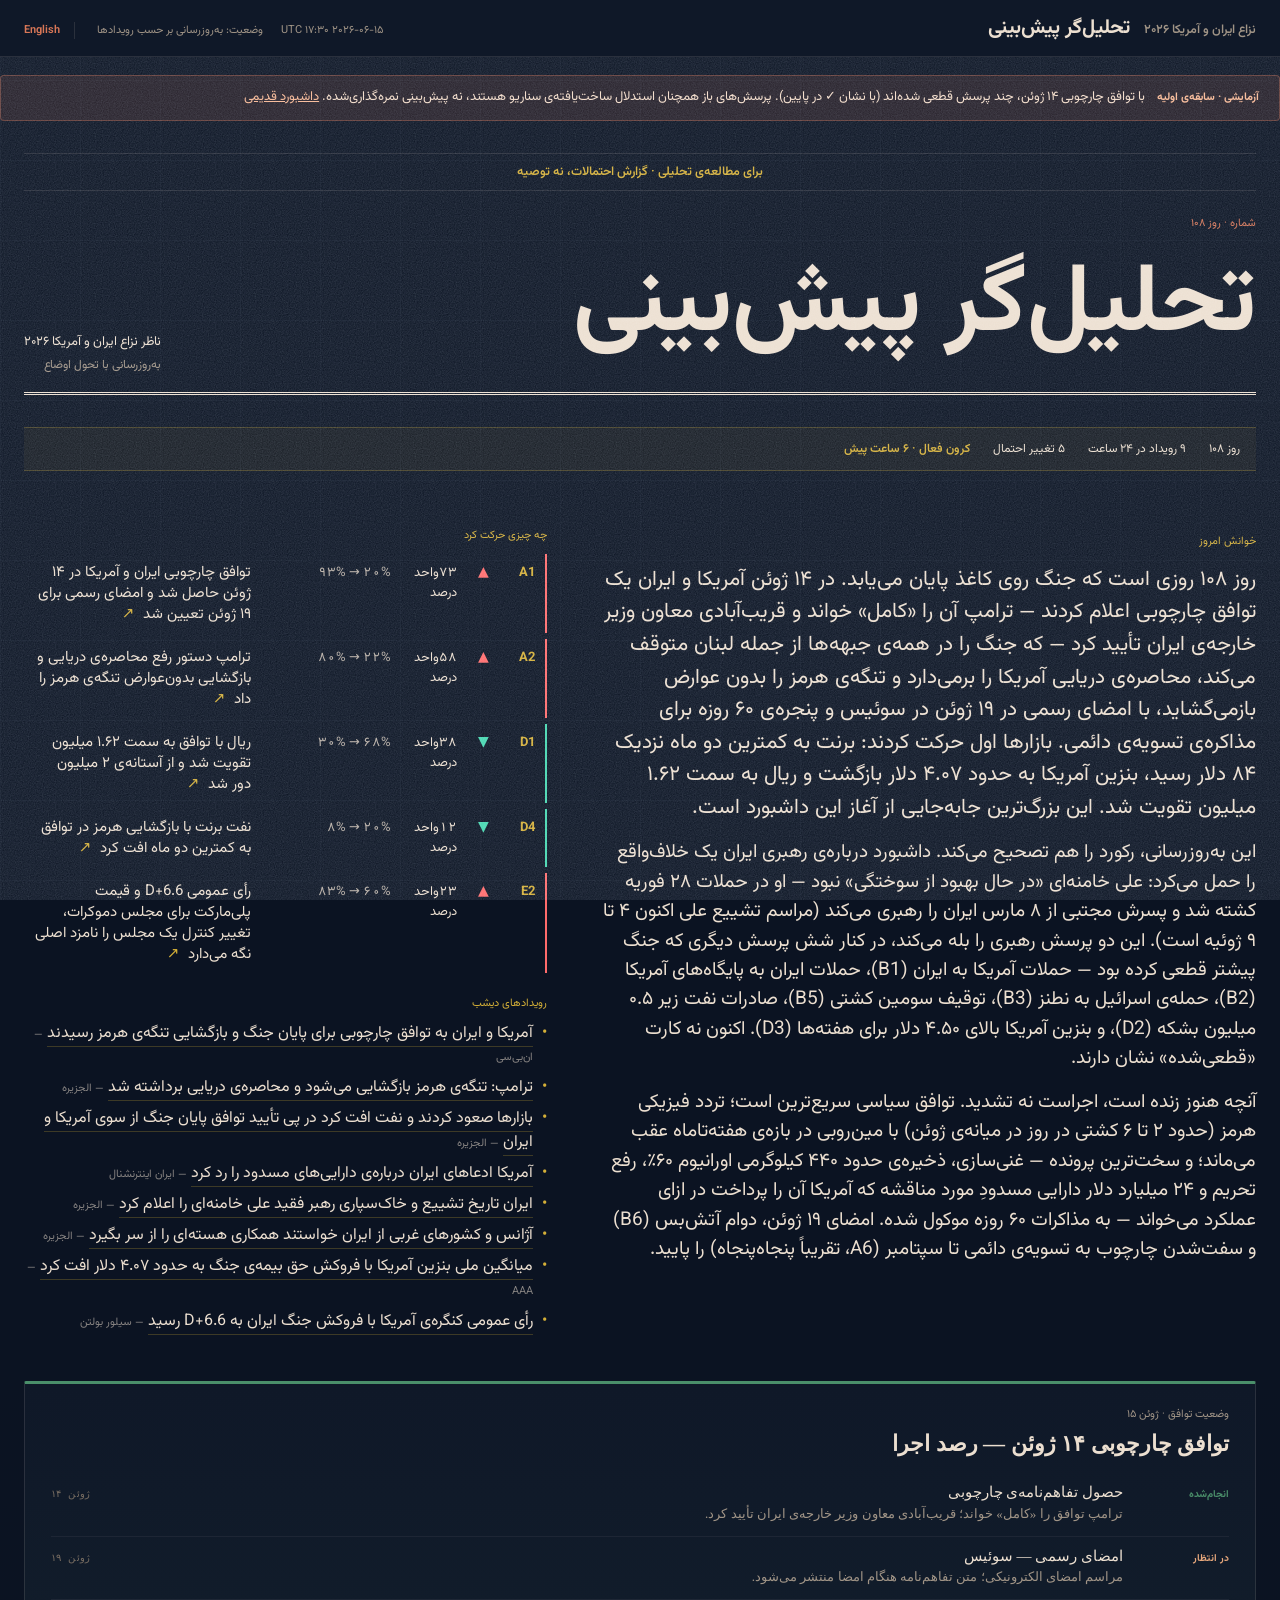
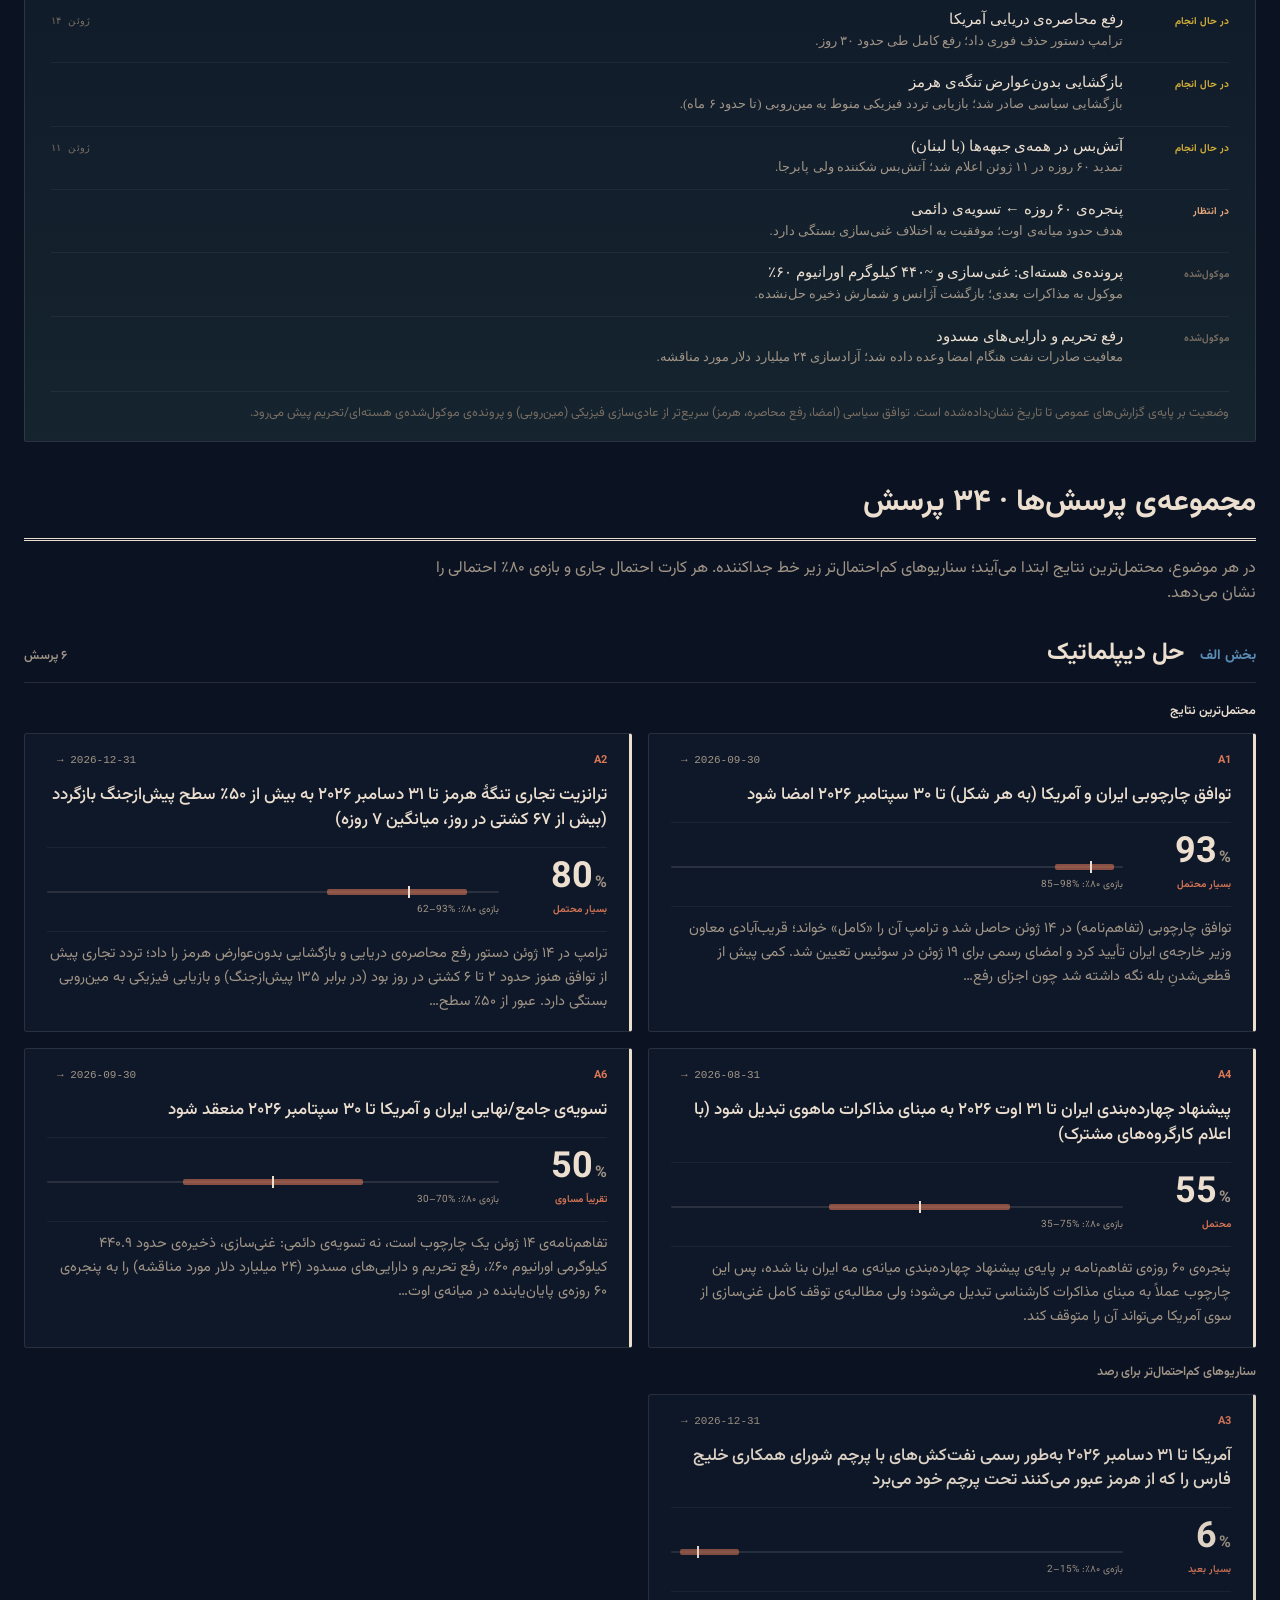
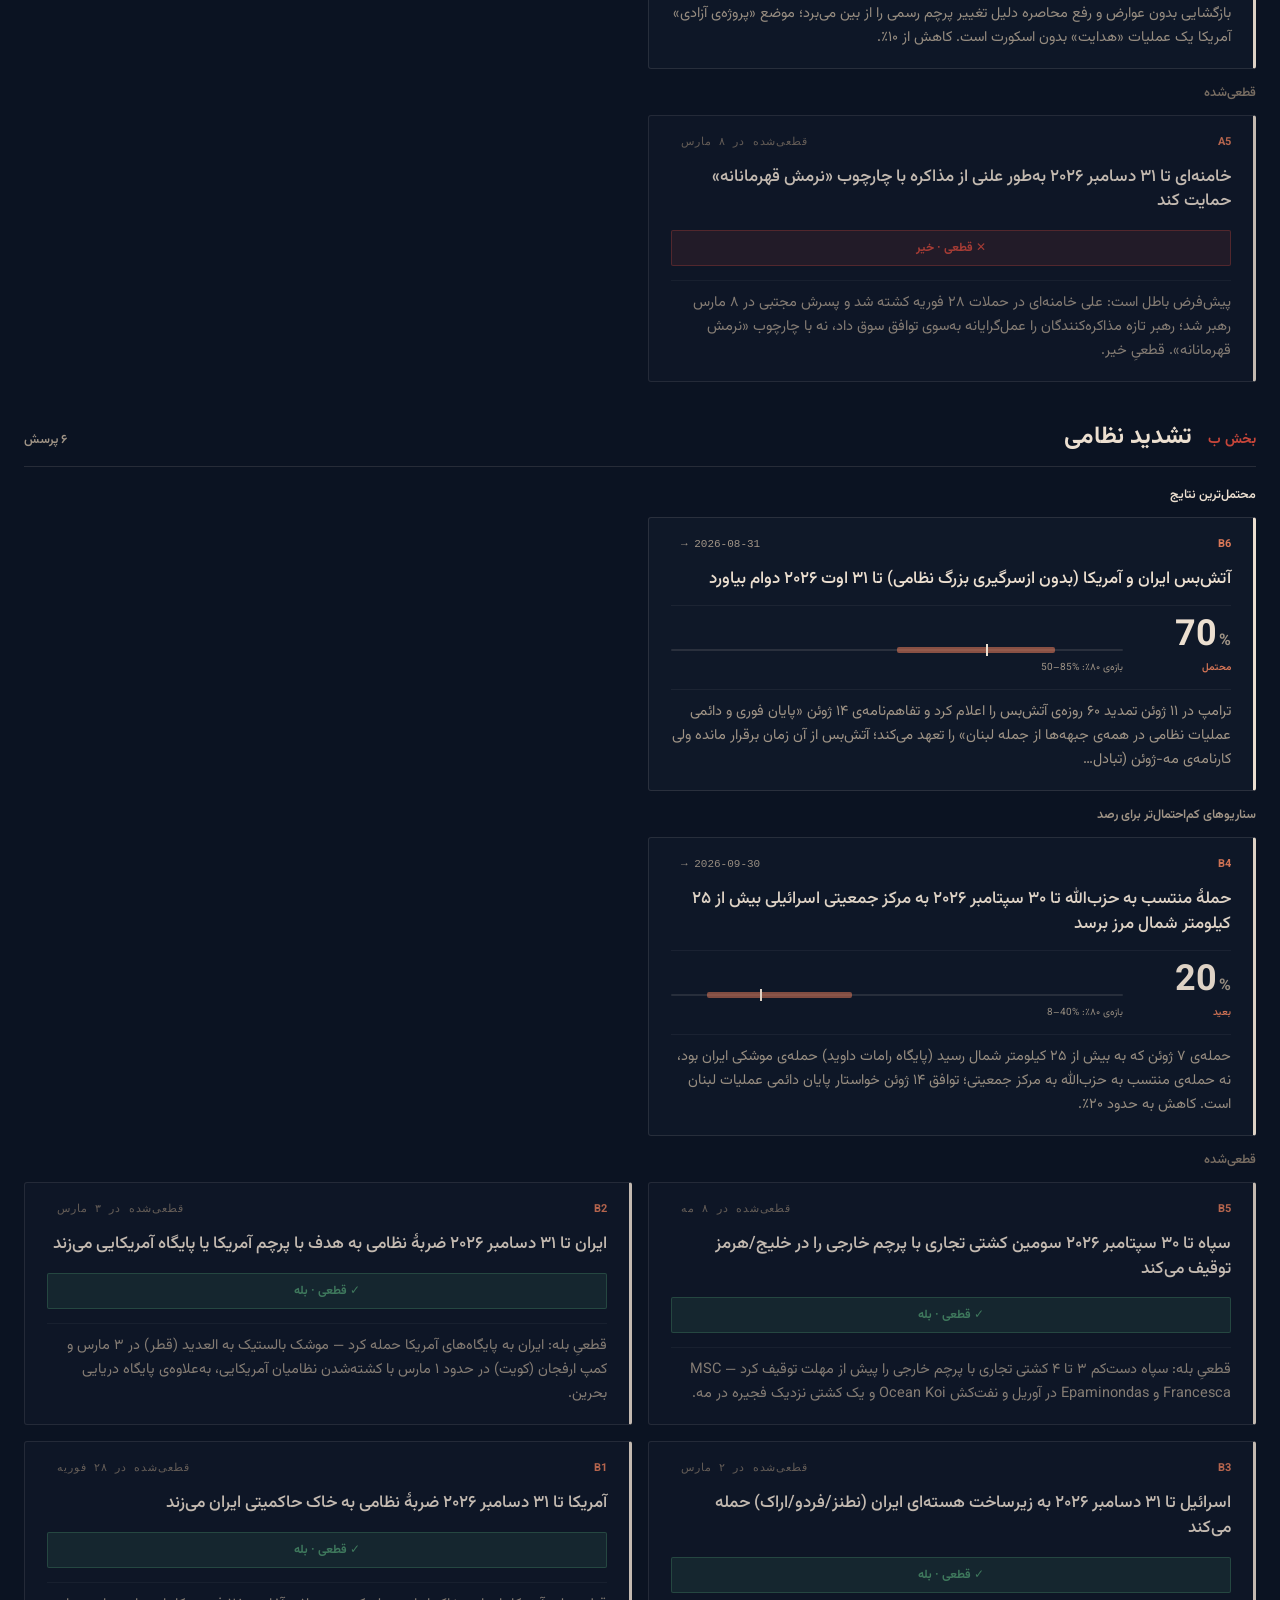
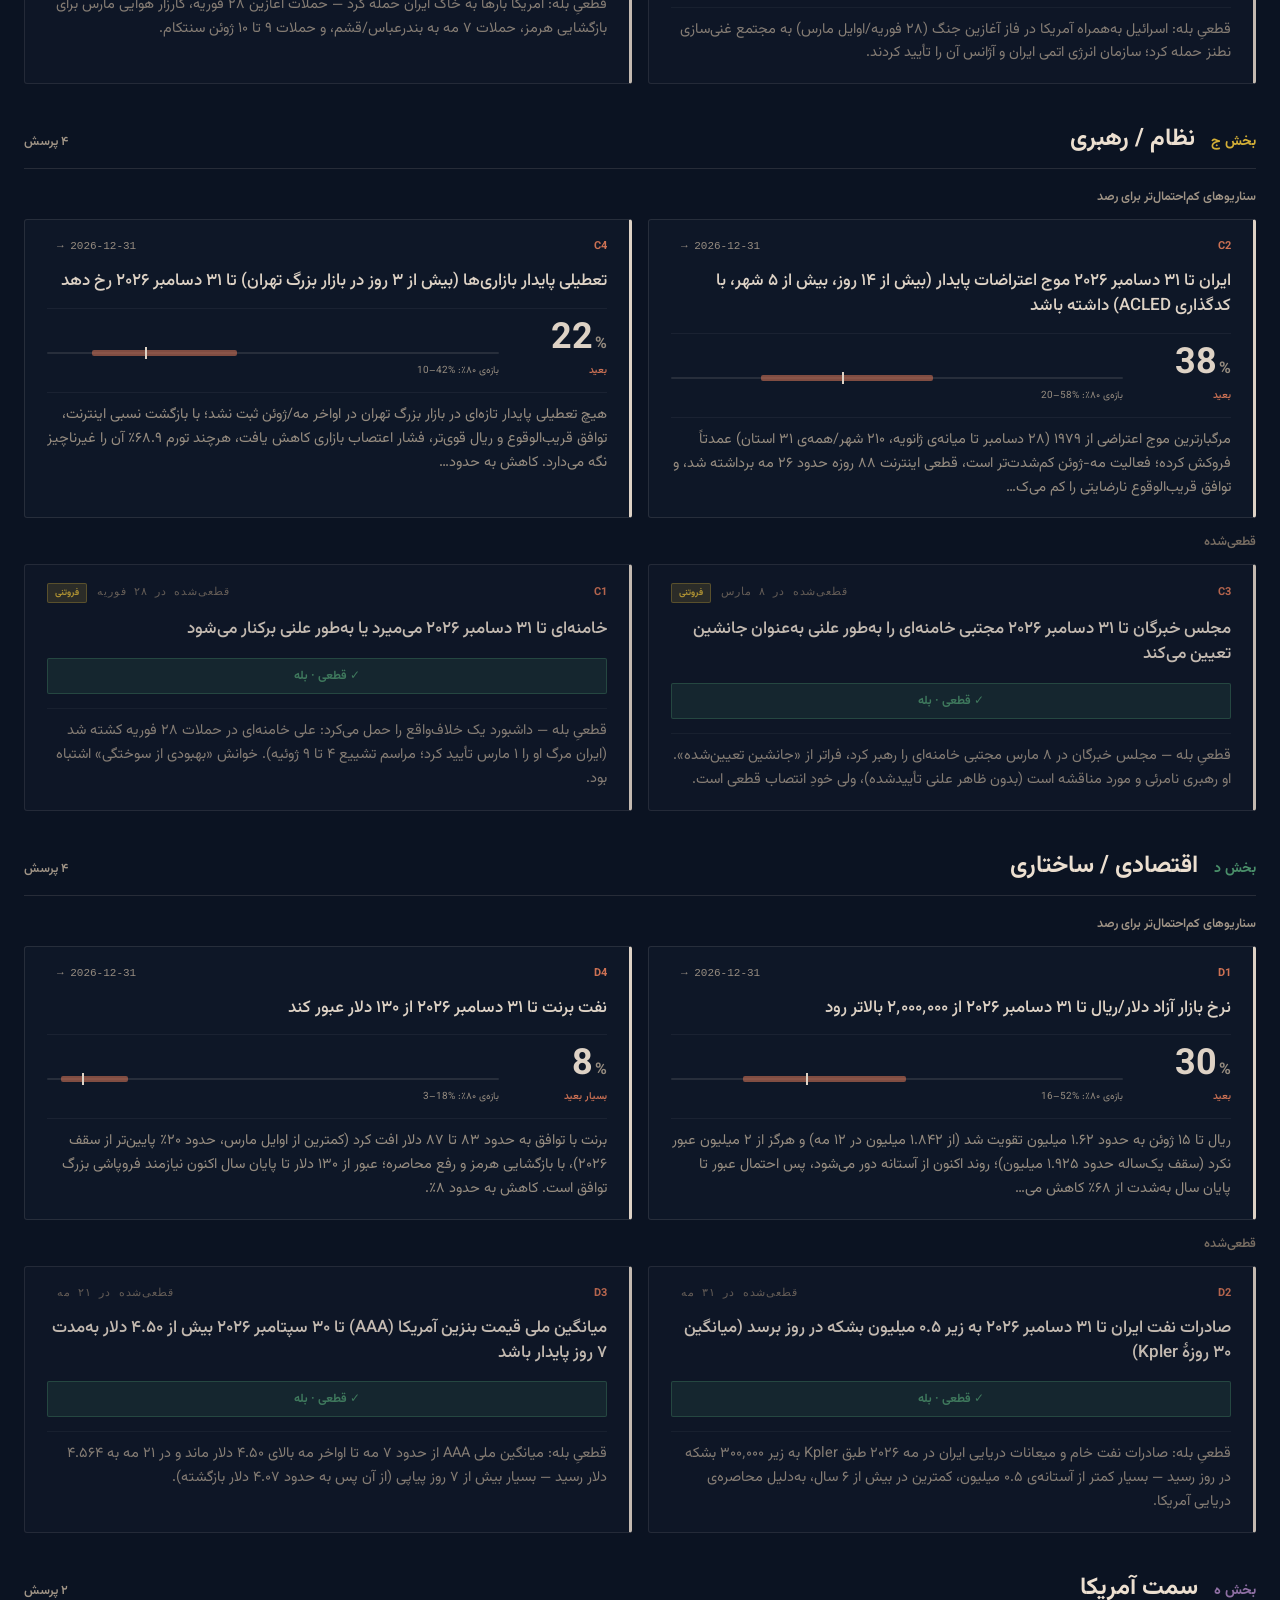
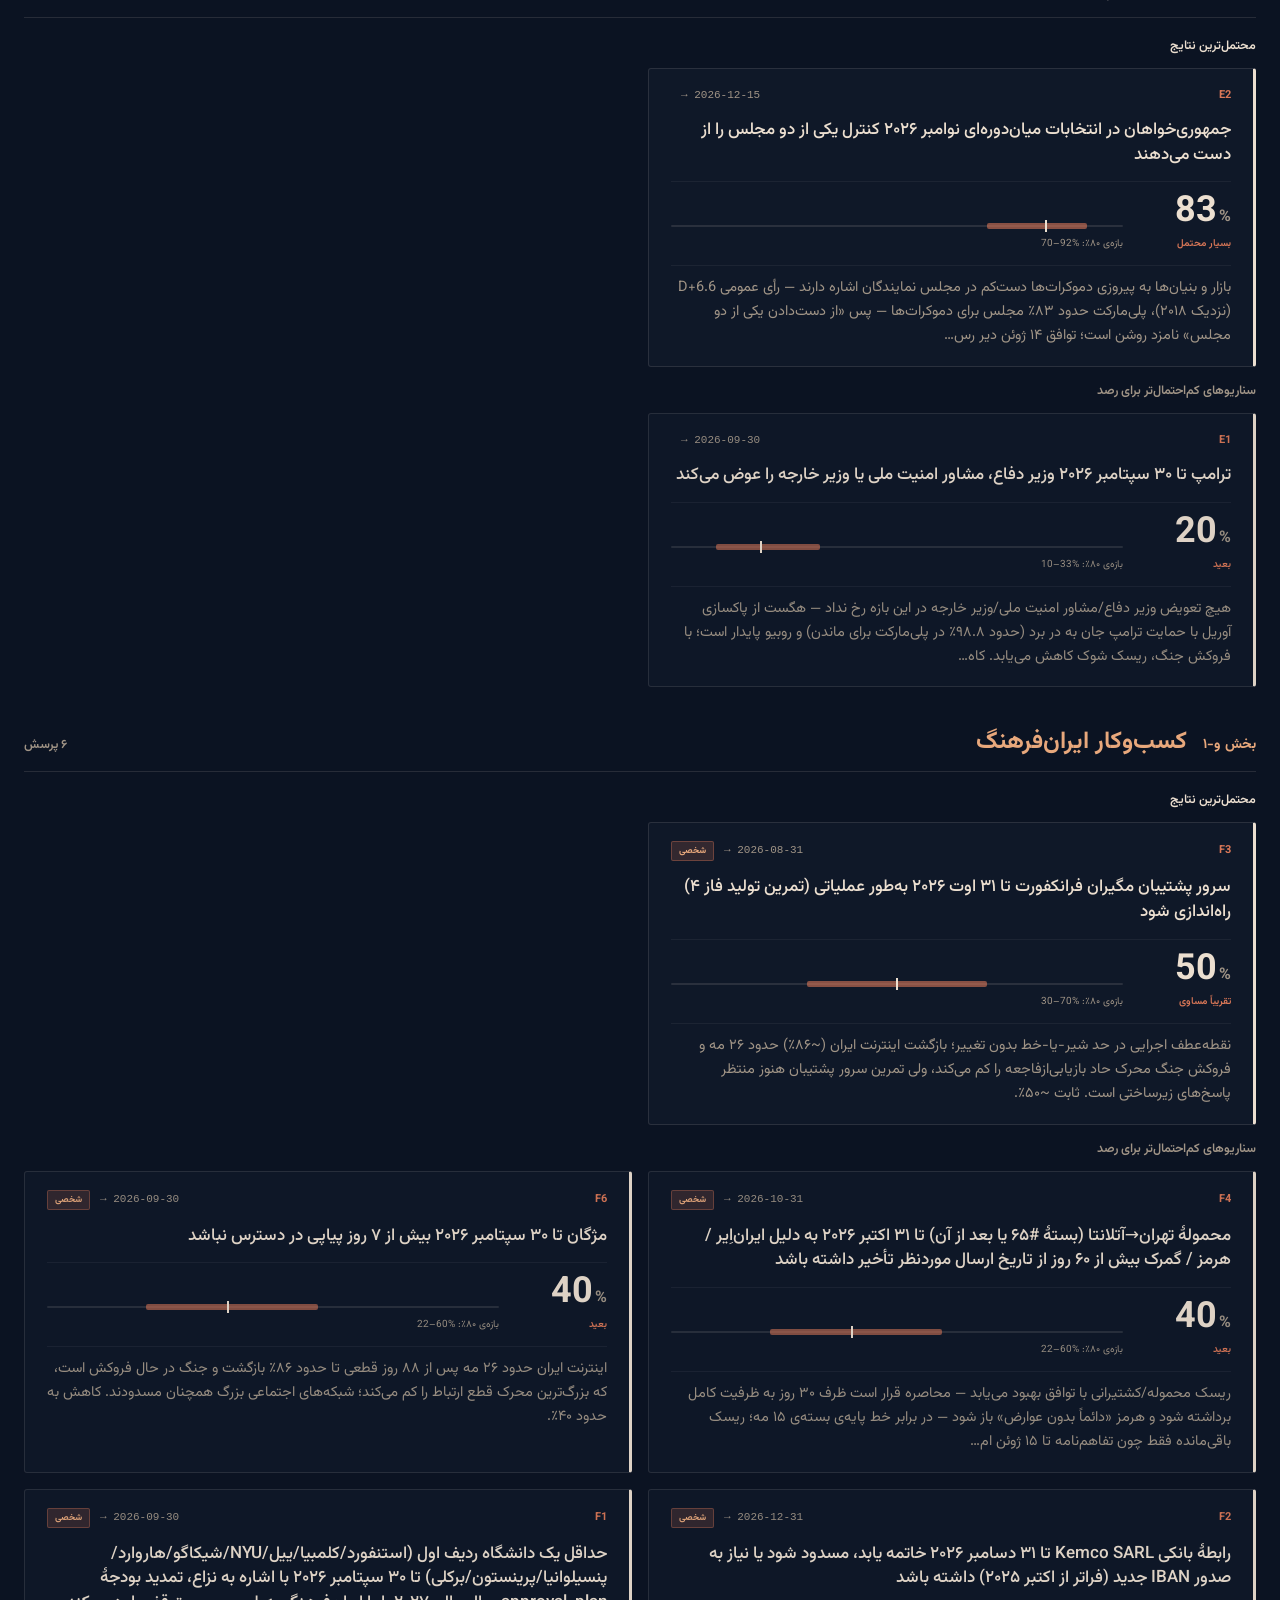
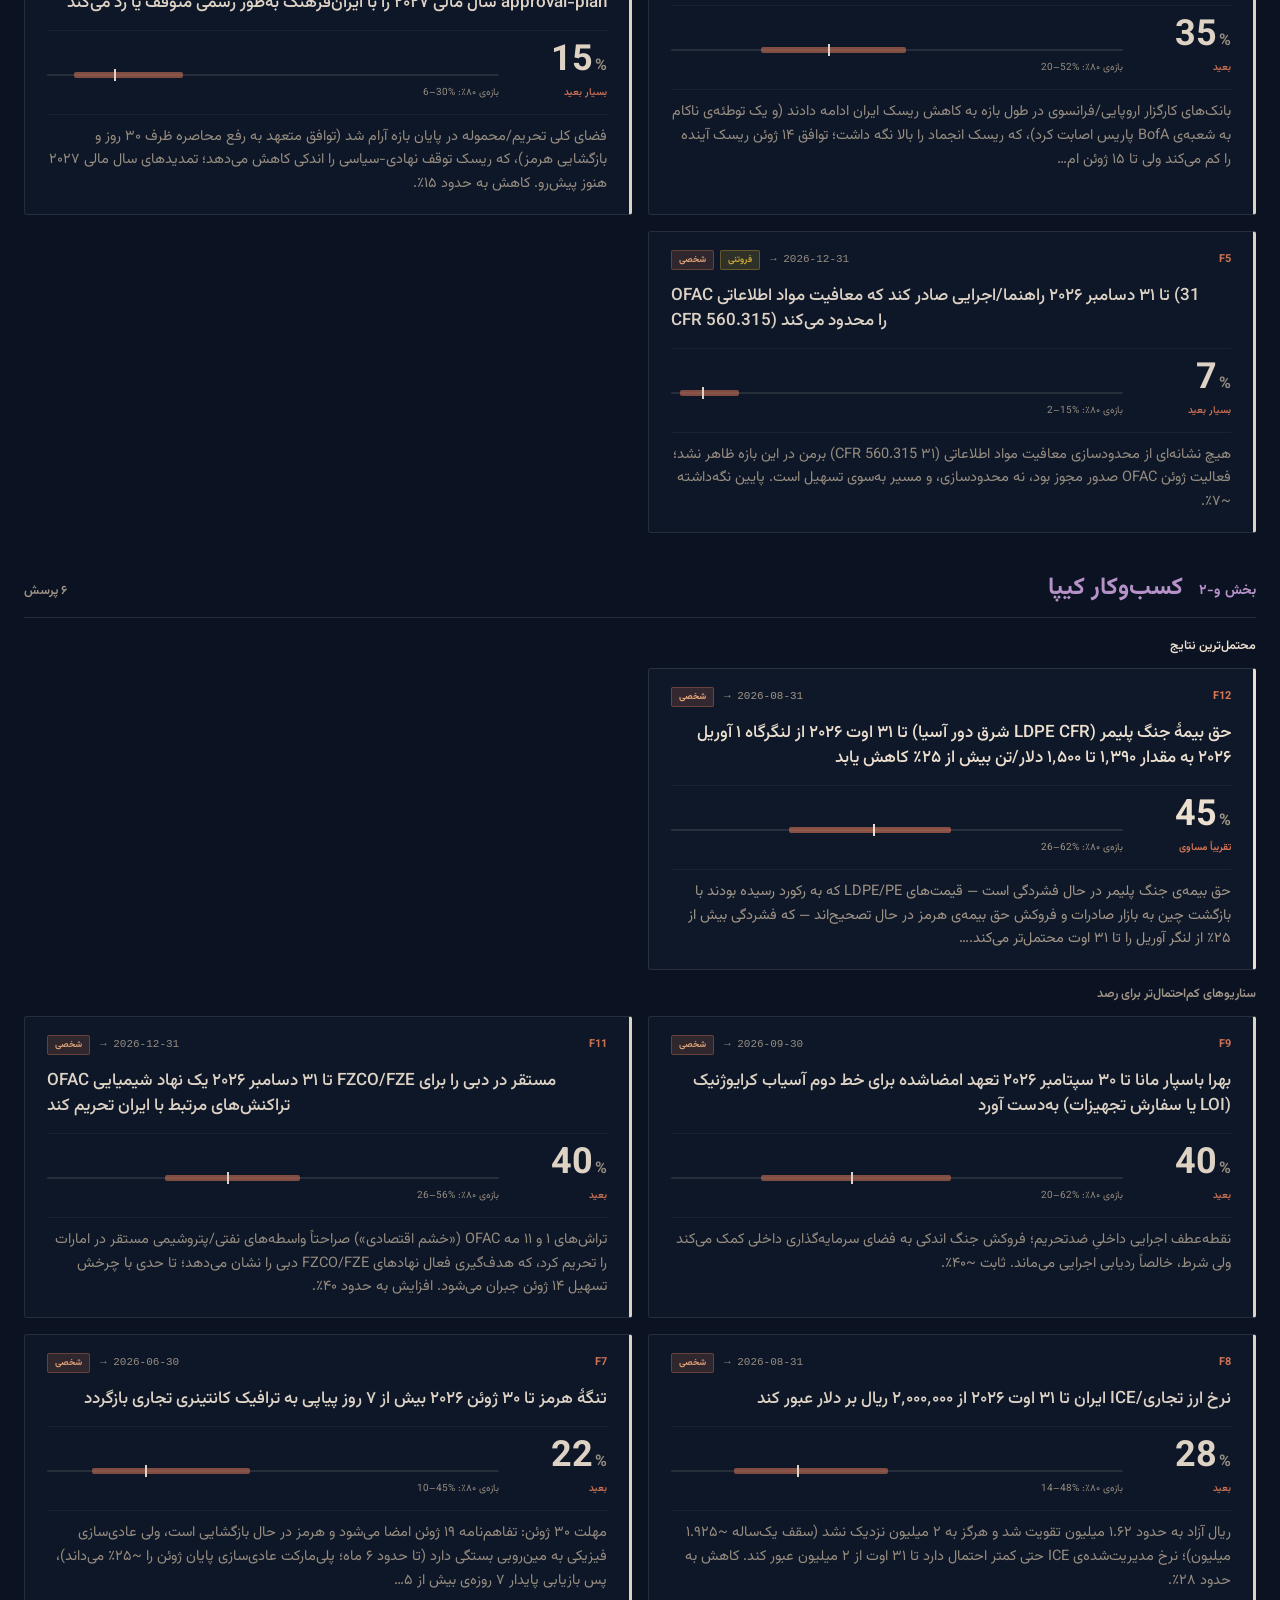
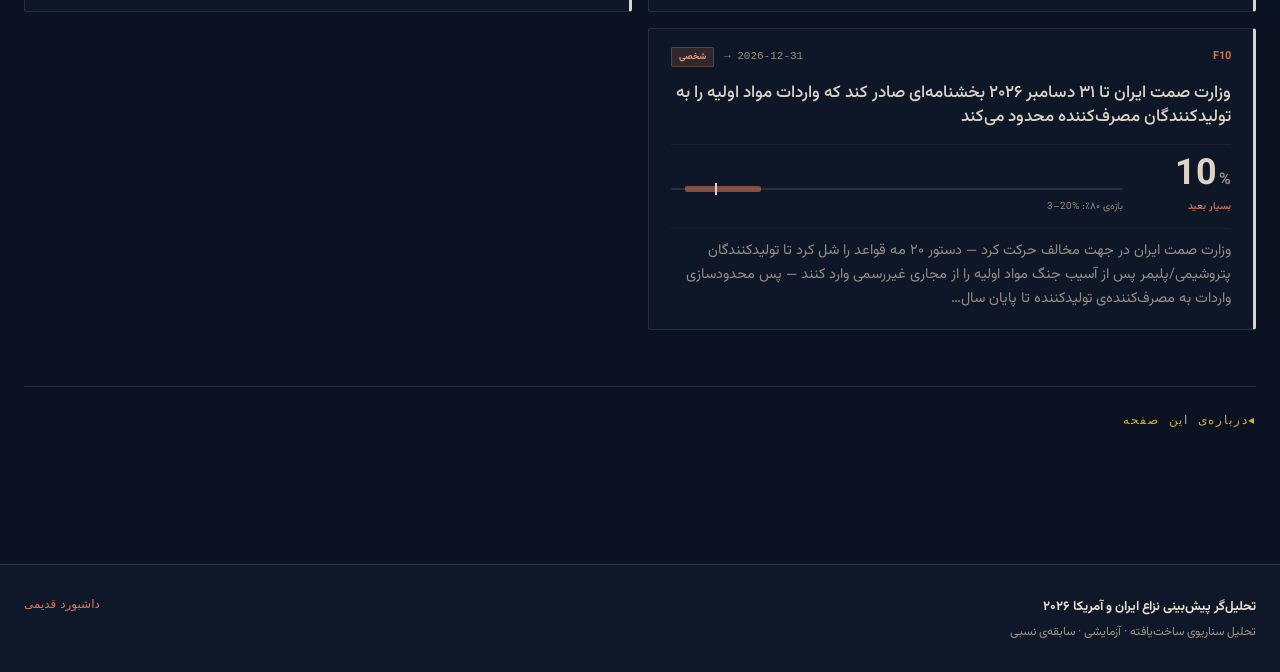
<file: fa.html>
<!DOCTYPE html>
<html lang="fa" dir="rtl">
<head>
  <meta charset="UTF-8" />
  <meta name="viewport" content="width=device-width, initial-scale=1.0" />
  <meta name="theme-color" content="#0b1322" />
  <title>نزاع ایران و آمریکا ۲۰۲۶ — تحلیل‌گر پیش‌بینی</title>
  <meta property="og:title" content="نزاع ایران و آمریکا ۲۰۲۶ — تحلیل‌گر پیش‌بینی" />
  <meta property="og:description" content="گزارش احتمال 34 پرسش درباره‌ی نزاع ایران و آمریکا ۲۰۲۶ — اکنون در حال رصد توافق چارچوبی ژوئن. آزمایشی · سابقه‌ی نسبی." />
  <meta property="og:type" content="article" />
  <meta name="description" content="گزارش احتمال 34 پرسش درباره‌ی نزاع ایران و آمریکا ۲۰۲۶ — اکنون در حال رصد توافق چارچوبی ژوئن. آزمایشی · سابقه‌ی نسبی." />
  <link rel="stylesheet" href="dashboard.css" />
  <link rel="preconnect" href="https://fonts.googleapis.com" /><link rel="preconnect" href="https://fonts.gstatic.com" crossorigin /><link rel="stylesheet" href="https://fonts.googleapis.com/css2?family=Vazirmatn:wght@300;400;500;600;700;800&display=swap" />
  <link rel="canonical" href="https://iran-war-dashboard-murex.vercel.app/fa.html" />
  <link rel="alternate" hreflang="en" href="https://iran-war-dashboard-murex.vercel.app/" />
  <link rel="alternate" hreflang="fa" href="https://iran-war-dashboard-murex.vercel.app/fa.html" />
</head>
<body class="agent-v2 lang-fa is-rtl">

  <div class="topbar">
    <div class="topbar-inner">
      <div class="topbar-l">
        <span class="topbar-eyebrow">نزاع ایران و آمریکا ۲۰۲۶</span>
        <span class="topbar-title">تحلیل‌گر پیش‌بینی</span>
      </div>
      <div class="topbar-r">
        <span class="topbar-meta">۲۰۲۶-۰۶-۱۵ ۱۷:۳۰ UTC</span>
        <span class="topbar-meta">وضعیت: به‌روزرسانی بر حسب رویدادها</span>
        <a class="topbar-meta lang-toggle" href="/" hreflang="en" rel="alternate">English</a>
      </div>
    </div>
  </div>

  <div class="experimental-banner agent-banner">
    <strong>آزمایشی · سابقه‌ی اولیه</strong>
    <span>با توافق چارچوبی ۱۴ ژوئن، چند پرسش قطعی شده‌اند (با نشان ✓ در پایین). پرسش‌های باز همچنان استدلال ساخت‌یافته‌ی سناریو هستند، نه پیش‌بینی نمره‌گذاری‌شده. <a href="/legacy">داشبورد قدیمی</a></span>
  </div>

  <main class="agent-page" role="main" aria-label="تحلیل‌گر پیش‌بینی">

    <header class="agent-masthead" role="banner" aria-label="ناظر نزاع ایران و آمریکا ۲۰۲۶">
      <div class="masthead-class">برای مطالعه‌ی تحلیلی · گزارش احتمالات، نه توصیه</div>
      <div class="masthead-row">
        <div class="masthead-l">
          <div class="masthead-eyebrow">شماره · روز ۱۰۸</div>
          <h1 class="masthead-title">تحلیل‌گر پیش‌بینی</h1>
        </div>
        <div class="masthead-r">
          <div class="masthead-publisher">ناظر نزاع ایران و آمریکا ۲۰۲۶</div>
          <div class="masthead-publisher-sub">به‌روزرسانی با تحول اوضاع</div>
        </div>
      </div>
      <div class="masthead-rule"></div>
    </header>

    <div class="morning-brief"><div class="brief-strip brief-strip-fresh" role="status"><span class="brief-strip-day">روز ۱۰۸</span><span class="brief-strip-sep">·</span><span class="brief-strip-events">۹ رویداد در ۲۴ ساعت</span><span class="brief-strip-sep">·</span><span class="brief-strip-moves">۵ تغییر احتمال</span><span class="brief-strip-sep">·</span><span class="brief-strip-status">کرون فعال · ۶ ساعت پیش</span></div><section class="brief-read" role="region" aria-label="خوانش امروز"><div class="brief-read-eyebrow">خوانش امروز</div><p class="brief-read-p">روز ۱۰۸ روزی است که جنگ روی کاغذ پایان می‌یابد. در ۱۴ ژوئن آمریکا و ایران یک توافق چارچوبی اعلام کردند — ترامپ آن را «کامل» خواند و قریب‌آبادی معاون وزیر خارجه‌ی ایران تأیید کرد — که جنگ را در همه‌ی جبهه‌ها از جمله لبنان متوقف می‌کند، محاصره‌ی دریایی آمریکا را برمی‌دارد و تنگه‌ی هرمز را بدون عوارض بازمی‌گشاید، با امضای رسمی در ۱۹ ژوئن در سوئیس و پنجره‌ی ۶۰ روزه برای مذاکره‌ی تسویه‌ی دائمی. بازارها اول حرکت کردند: برنت به کمترین دو ماه نزدیک ۸۴ دلار رسید، بنزین آمریکا به حدود ۴.۰۷ دلار بازگشت و ریال به سمت ۱.۶۲ میلیون تقویت شد. این بزرگ‌ترین جابه‌جایی از آغاز این داشبورد است.</p>
<p class="brief-read-p">این به‌روزرسانی، رکورد را هم تصحیح می‌کند. داشبورد درباره‌ی رهبری ایران یک خلاف‌واقع را حمل می‌کرد: علی خامنه‌ای «در حال بهبود از سوختگی» نبود — او در حملات ۲۸ فوریه کشته شد و پسرش مجتبی از ۸ مارس ایران را رهبری می‌کند (مراسم تشییع علی اکنون ۴ تا ۹ ژوئیه است). این دو پرسش رهبری را بله می‌کند، در کنار شش پرسش دیگری که جنگ پیشتر قطعی کرده بود — حملات آمریکا به ایران (B1)، حملات ایران به پایگاه‌های آمریکا (B2)، حمله‌ی اسرائیل به نطنز (B3)، توقیف سومین کشتی (B5)، صادرات نفت زیر ۰.۵ میلیون بشکه (D2)، و بنزین آمریکا بالای ۴.۵۰ دلار برای هفته‌ها (D3). اکنون نه کارت «قطعی‌شده» نشان دارند.</p>
<p class="brief-read-p">آنچه هنوز زنده است، اجراست نه تشدید. توافق سیاسی سریع‌ترین است؛ تردد فیزیکی هرمز (حدود ۲ تا ۶ کشتی در روز در میانه‌ی ژوئن) با مین‌روبی در بازه‌ی هفته‌تا‌ماه عقب می‌ماند؛ و سخت‌ترین پرونده — غنی‌سازی، ذخیره‌ی حدود ۴۴۰ کیلوگرمی اورانیوم ۶۰٪، رفع تحریم و ۲۴ میلیارد دلار دارایی مسدودِ مورد مناقشه که آمریکا آن را پرداخت در ازای عملکرد می‌خواند — به مذاکرات ۶۰ روزه موکول شده. امضای ۱۹ ژوئن، دوام آتش‌بس (B6) و سفت‌شدن چارچوب به تسویه‌ی دائمی تا سپتامبر (A6، تقریباً پنجاه‌پنجاه) را پایید.</p></section><div class="brief-right-col"><section class="brief-movers" role="region" aria-label="چه چیزی حرکت کرد"><div class="brief-movers-eyebrow">چه چیزی حرکت کرد</div><ul class="brief-mover-list"><li class="brief-mover-row mover-up"><span class="brief-mover-qid">A1</span><span class="brief-mover-arrow">▲</span><span class="brief-mover-delta">۷۳واحد درصد</span><span class="brief-mover-vals">۲۰% → ۹۳%</span><span class="brief-mover-why">توافق چارچوبی ایران و آمریکا در ۱۴ ژوئن حاصل شد و امضای رسمی برای ۱۹ ژوئن تعیین شد <a class="brief-mover-cite" href="https://www.nbcnews.com/news/us-news/deal-reached-united-states-iran-war-rcna350039" target="_blank" rel="noopener">↗</a></span></li><li class="brief-mover-row mover-up"><span class="brief-mover-qid">A2</span><span class="brief-mover-arrow">▲</span><span class="brief-mover-delta">۵۸واحد درصد</span><span class="brief-mover-vals">۲۲% → ۸۰%</span><span class="brief-mover-why">ترامپ دستور رفع محاصره‌ی دریایی و بازگشایی بدون‌عوارض تنگه‌ی هرمز را داد <a class="brief-mover-cite" href="https://www.aljazeera.com/news/2026/6/14/us-iran-ceasefire-deal-announced-trump-says-strait-of-hormuz-reopening" target="_blank" rel="noopener">↗</a></span></li><li class="brief-mover-row mover-down"><span class="brief-mover-qid">D1</span><span class="brief-mover-arrow">▼</span><span class="brief-mover-delta">۳۸واحد درصد</span><span class="brief-mover-vals">۶۸% → ۳۰%</span><span class="brief-mover-why">ریال با توافق به سمت ۱.۶۲ میلیون تقویت شد و از آستانه‌ی ۲ میلیون دور شد <a class="brief-mover-cite" href="https://alanchand.com/en/currencies-price/usd" target="_blank" rel="noopener">↗</a></span></li><li class="brief-mover-row mover-down"><span class="brief-mover-qid">D4</span><span class="brief-mover-arrow">▼</span><span class="brief-mover-delta">۱۲واحد درصد</span><span class="brief-mover-vals">۲۰% → ۸%</span><span class="brief-mover-why">نفت برنت با بازگشایی هرمز در توافق به کمترین دو ماه افت کرد <a class="brief-mover-cite" href="https://www.aljazeera.com/economy/2026/6/15/stock-markets-soar-oil-falls-as-us-iran-confirm-deal-to-end-war" target="_blank" rel="noopener">↗</a></span></li><li class="brief-mover-row mover-up"><span class="brief-mover-qid">E2</span><span class="brief-mover-arrow">▲</span><span class="brief-mover-delta">۲۳واحد درصد</span><span class="brief-mover-vals">۶۰% → ۸۳%</span><span class="brief-mover-why">رأی عمومی D+6.6 و قیمت پلی‌مارکت برای مجلس دموکرات، تغییر کنترل یک مجلس را نامزد اصلی نگه می‌دارد <a class="brief-mover-cite" href="https://www.natesilver.net/p/generic-ballot-average-2026-nate-silver-bulletin-congress-polls" target="_blank" rel="noopener">↗</a></span></li></ul></section><section class="brief-events" role="region" aria-label="رویدادهای دیشب"><div class="brief-events-eyebrow">رویدادهای دیشب</div><ul class="brief-event-list"><li class="brief-event-row"><a class="brief-event-headline" href="https://www.nbcnews.com/news/us-news/deal-reached-united-states-iran-war-rcna350039" target="_blank" rel="noopener">آمریکا و ایران به توافق چارچوبی برای پایان جنگ و بازگشایی تنگه‌ی هرمز رسیدند</a> <span class="brief-event-source">— ان‌بی‌سی</span></li><li class="brief-event-row"><a class="brief-event-headline" href="https://www.aljazeera.com/news/2026/6/14/us-iran-ceasefire-deal-announced-trump-says-strait-of-hormuz-reopening" target="_blank" rel="noopener">ترامپ: تنگه‌ی هرمز بازگشایی می‌شود و محاصره‌ی دریایی برداشته شد</a> <span class="brief-event-source">— الجزیره</span></li><li class="brief-event-row"><a class="brief-event-headline" href="https://www.aljazeera.com/economy/2026/6/15/stock-markets-soar-oil-falls-as-us-iran-confirm-deal-to-end-war" target="_blank" rel="noopener">بازارها صعود کردند و نفت افت کرد در پی تأیید توافق پایان جنگ از سوی آمریکا و ایران</a> <span class="brief-event-source">— الجزیره</span></li><li class="brief-event-row"><a class="brief-event-headline" href="https://www.iranintl.com/en/202606159822" target="_blank" rel="noopener">آمریکا ادعاهای ایران درباره‌ی دارایی‌های مسدود را رد کرد</a> <span class="brief-event-source">— ایران اینترنشنال</span></li><li class="brief-event-row"><a class="brief-event-headline" href="https://www.aljazeera.com/news/2026/6/13/iran-announces-funeral-burial-dates-for-late-supreme-leader-khamenei" target="_blank" rel="noopener">ایران تاریخ تشییع و خاک‌سپاری رهبر فقید علی خامنه‌ای را اعلام کرد</a> <span class="brief-event-source">— الجزیره</span></li><li class="brief-event-row"><a class="brief-event-headline" href="https://www.aljazeera.com/news/2026/6/8/un-watchdog-western-nations-call-on-iran-to-restart-nuclear-cooperation" target="_blank" rel="noopener">آژانس و کشورهای غربی از ایران خواستند همکاری هسته‌ای را از سر بگیرد</a> <span class="brief-event-source">— الجزیره</span></li><li class="brief-event-row"><a class="brief-event-headline" href="https://gasprices.aaa.com/" target="_blank" rel="noopener">میانگین ملی بنزین آمریکا با فروکش حق بیمه‌ی جنگ به حدود ۴.۰۷ دلار افت کرد</a> <span class="brief-event-source">— AAA</span></li><li class="brief-event-row"><a class="brief-event-headline" href="https://www.natesilver.net/p/generic-ballot-average-2026-nate-silver-bulletin-congress-polls" target="_blank" rel="noopener">رأی عمومی کنگره‌ی آمریکا با فروکش جنگ ایران به D+6.6 رسید</a> <span class="brief-event-source">— سیلور بولتن</span></li></ul></section></div></div>

    
      <section class="deal-tracker" role="region" aria-label="توافق چارچوبی ۱۴ ژوئن — رصد اجرا">
        <div class="deal-tracker-eyebrow">وضعیت توافق · <bdi dir="ltr">۱۵ ژوئن</bdi></div>
        <h2 class="deal-tracker-h" dir="auto">توافق چارچوبی ۱۴ ژوئن — رصد اجرا</h2>
        <ul class="deal-tracker-list">
          <li class="deal-item deal-item-done"><span class="deal-status deal-status-done">انجام‌شده</span><span class="deal-body"><span class="deal-label" dir="auto">حصول تفاهم‌نامه‌ی چارچوبی</span><span class="deal-detail" dir="auto">ترامپ توافق را «کامل» خواند؛ قریب‌آبادی معاون وزیر خارجه‌ی ایران تأیید کرد.</span></span><bdi class="deal-date" dir="ltr">۱۴ ژوئن</bdi></li><li class="deal-item deal-item-pending"><span class="deal-status deal-status-pending">در انتظار</span><span class="deal-body"><span class="deal-label" dir="auto">امضای رسمی — سوئیس</span><span class="deal-detail" dir="auto">مراسم امضای الکترونیکی؛ متن تفاهم‌نامه هنگام امضا منتشر می‌شود.</span></span><bdi class="deal-date" dir="ltr">۱۹ ژوئن</bdi></li><li class="deal-item deal-item-progress"><span class="deal-status deal-status-progress">در حال انجام</span><span class="deal-body"><span class="deal-label" dir="auto">رفع محاصره‌ی دریایی آمریکا</span><span class="deal-detail" dir="auto">ترامپ دستور حذف فوری داد؛ رفع کامل طی حدود ۳۰ روز.</span></span><bdi class="deal-date" dir="ltr">۱۴ ژوئن</bdi></li><li class="deal-item deal-item-progress"><span class="deal-status deal-status-progress">در حال انجام</span><span class="deal-body"><span class="deal-label" dir="auto">بازگشایی بدون‌عوارض تنگه‌ی هرمز</span><span class="deal-detail" dir="auto">بازگشایی سیاسی صادر شد؛ بازیابی تردد فیزیکی منوط به مین‌روبی (تا حدود ۶ ماه).</span></span></li><li class="deal-item deal-item-progress"><span class="deal-status deal-status-progress">در حال انجام</span><span class="deal-body"><span class="deal-label" dir="auto">آتش‌بس در همه‌ی جبهه‌ها (با لبنان)</span><span class="deal-detail" dir="auto">تمدید ۶۰ روزه در ۱۱ ژوئن اعلام شد؛ آتش‌بس شکننده ولی پابرجا.</span></span><bdi class="deal-date" dir="ltr">۱۱ ژوئن</bdi></li><li class="deal-item deal-item-pending"><span class="deal-status deal-status-pending">در انتظار</span><span class="deal-body"><span class="deal-label" dir="auto">پنجره‌ی ۶۰ روزه ← تسویه‌ی دائمی</span><span class="deal-detail" dir="auto">هدف حدود میانه‌ی اوت؛ موفقیت به اختلاف غنی‌سازی بستگی دارد.</span></span></li><li class="deal-item deal-item-deferred"><span class="deal-status deal-status-deferred">موکول‌شده</span><span class="deal-body"><span class="deal-label" dir="auto">پرونده‌ی هسته‌ای: غنی‌سازی و ~۴۴۰ کیلوگرم اورانیوم ۶۰٪</span><span class="deal-detail" dir="auto">موکول به مذاکرات بعدی؛ بازگشت آژانس و شمارش ذخیره حل‌نشده.</span></span></li><li class="deal-item deal-item-deferred"><span class="deal-status deal-status-deferred">موکول‌شده</span><span class="deal-body"><span class="deal-label" dir="auto">رفع تحریم و دارایی‌های مسدود</span><span class="deal-detail" dir="auto">معافیت صادرات نفت هنگام امضا وعده داده شد؛ آزادسازی ۲۴ میلیارد دلار مورد مناقشه.</span></span></li>
        </ul>
        <p class="deal-tracker-foot">وضعیت بر پایه‌ی گزارش‌های عمومی تا تاریخ نشان‌داده‌شده است. توافق سیاسی (امضا، رفع محاصره، هرمز) سریع‌تر از عادی‌سازی فیزیکی (مین‌روبی) و پرونده‌ی موکول‌شده‌ی هسته‌ای/تحریم پیش می‌رود.</p>
      </section>
    

    <section class="board" role="region" aria-label="مجموعه‌ی پرسش‌ها · ۳۴ پرسش"><h2 class="board-h">مجموعه‌ی پرسش‌ها · ۳۴ پرسش</h2>
<p class="board-sub">در هر موضوع، محتمل‌ترین نتایج ابتدا می‌آیند؛ سناریوهای کم‌احتمال‌تر زیر خط جداکننده. هر کارت احتمال جاری و بازه‌ی ۸۰٪ احتمالی را نشان می‌دهد.</p>


          <div class="board-cat board-cat-diplomacy">
            <header class="board-cat-head">
              <span class="board-cat-num">بخش الف</span>
              <h3 class="board-cat-title">حل دیپلماتیک</h3>
              <span class="board-cat-count">۶ پرسش</span>
            </header>
            
              <div class="board-cluster board-cluster-likely">
                <h4 class="board-cluster-h">محتمل‌ترین نتایج</h4>
                <div class="board-grid">
                  
      <article class="qcard qcard-cat-diplomacy qcard-prob-very-likely" id="q-A1">
        <header class="qcard-head">
          <span class="qcard-id">A1</span>
          <bdi class="qcard-deadline" dir="ltr">→ 2026-09-30</bdi>
          <span class="qcard-flags"></span>
        </header>
        <h3 class="qcard-question" dir="auto">توافق چارچوبی ایران و آمریکا (به هر شکل) تا ۳۰ سپتامبر ۲۰۲۶ امضا شود</h3>
        <div class="qcard-numbers">
          <div class="qcard-prob">
            <span class="qcard-prob-num">93<span class="qcard-prob-pct">%</span></span>
            <span class="qcard-prob-label">بسیار محتمل</span>
          </div>
          <div class="qcard-ci">
            <span class="qcard-ci-bar" aria-label="بازه‌ی ۸۰٪: 85–98%">
              <span class="qcard-ci-track"></span>
              <span class="qcard-ci-fill" style="left: 85%; width: 13%"></span>
              <span class="qcard-ci-mark" style="left: 93%"></span>
            </span>
            <span class="qcard-ci-label">بازه‌ی ۸۰٪: <bdi dir="ltr">85–98%</bdi></span>
          </div>
        </div>
        <p class="qcard-note" dir="auto">توافق چارچوبی (تفاهم‌نامه) در ۱۴ ژوئن حاصل شد و ترامپ آن را «کامل» خواند؛ قریب‌آبادی معاون وزیر خارجه‌ی ایران تأیید کرد و امضای رسمی برای ۱۹ ژوئن در سوئیس تعیین شد. کمی پیش از قطعی‌شدنِ بله نگه داشته شد چون اجزای رفع…</p>
      </article>
    
      <article class="qcard qcard-cat-diplomacy qcard-prob-very-likely" id="q-A2">
        <header class="qcard-head">
          <span class="qcard-id">A2</span>
          <bdi class="qcard-deadline" dir="ltr">→ 2026-12-31</bdi>
          <span class="qcard-flags"></span>
        </header>
        <h3 class="qcard-question" dir="auto">ترانزیت تجاری تنگهٔ هرمز تا ۳۱ دسامبر ۲۰۲۶ به بیش از ۵۰٪ سطح پیش‌از‌جنگ بازگردد (بیش از ۶۷ کشتی در روز، میانگین ۷ روزه)</h3>
        <div class="qcard-numbers">
          <div class="qcard-prob">
            <span class="qcard-prob-num">80<span class="qcard-prob-pct">%</span></span>
            <span class="qcard-prob-label">بسیار محتمل</span>
          </div>
          <div class="qcard-ci">
            <span class="qcard-ci-bar" aria-label="بازه‌ی ۸۰٪: 62–93%">
              <span class="qcard-ci-track"></span>
              <span class="qcard-ci-fill" style="left: 62%; width: 31%"></span>
              <span class="qcard-ci-mark" style="left: 80%"></span>
            </span>
            <span class="qcard-ci-label">بازه‌ی ۸۰٪: <bdi dir="ltr">62–93%</bdi></span>
          </div>
        </div>
        <p class="qcard-note" dir="auto">ترامپ در ۱۴ ژوئن دستور رفع محاصره‌ی دریایی و بازگشایی بدون‌عوارض هرمز را داد؛ تردد تجاری پیش از توافق هنوز حدود ۲ تا ۶ کشتی در روز بود (در برابر ۱۳۵ پیش‌از‌جنگ) و بازیابی فیزیکی به مین‌روبی بستگی دارد. عبور از ۵۰٪ سطح…</p>
      </article>
    
      <article class="qcard qcard-cat-diplomacy qcard-prob-likely" id="q-A4">
        <header class="qcard-head">
          <span class="qcard-id">A4</span>
          <bdi class="qcard-deadline" dir="ltr">→ 2026-08-31</bdi>
          <span class="qcard-flags"></span>
        </header>
        <h3 class="qcard-question" dir="auto">پیشنهاد چهارده‌بندی ایران تا ۳۱ اوت ۲۰۲۶ به مبنای مذاکرات ماهوی تبدیل شود (با اعلام کارگروه‌های مشترک)</h3>
        <div class="qcard-numbers">
          <div class="qcard-prob">
            <span class="qcard-prob-num">55<span class="qcard-prob-pct">%</span></span>
            <span class="qcard-prob-label">محتمل</span>
          </div>
          <div class="qcard-ci">
            <span class="qcard-ci-bar" aria-label="بازه‌ی ۸۰٪: 35–75%">
              <span class="qcard-ci-track"></span>
              <span class="qcard-ci-fill" style="left: 35%; width: 40%"></span>
              <span class="qcard-ci-mark" style="left: 55%"></span>
            </span>
            <span class="qcard-ci-label">بازه‌ی ۸۰٪: <bdi dir="ltr">35–75%</bdi></span>
          </div>
        </div>
        <p class="qcard-note" dir="auto">پنجره‌ی ۶۰ روزه‌ی تفاهم‌نامه بر پایه‌ی پیشنهاد چهارده‌بندی میانه‌ی مه ایران بنا شده، پس این چارچوب عملاً به مبنای مذاکرات کارشناسی تبدیل می‌شود؛ ولی مطالبه‌ی توقف کامل غنی‌سازی از سوی آمریکا می‌تواند آن را متوقف کند.</p>
      </article>
    
      <article class="qcard qcard-cat-diplomacy qcard-prob-roughly-even-chance" id="q-A6">
        <header class="qcard-head">
          <span class="qcard-id">A6</span>
          <bdi class="qcard-deadline" dir="ltr">→ 2026-09-30</bdi>
          <span class="qcard-flags"></span>
        </header>
        <h3 class="qcard-question" dir="auto">تسویه‌ی جامع/نهایی ایران و آمریکا تا ۳۰ سپتامبر ۲۰۲۶ منعقد شود</h3>
        <div class="qcard-numbers">
          <div class="qcard-prob">
            <span class="qcard-prob-num">50<span class="qcard-prob-pct">%</span></span>
            <span class="qcard-prob-label">تقریباً مساوی</span>
          </div>
          <div class="qcard-ci">
            <span class="qcard-ci-bar" aria-label="بازه‌ی ۸۰٪: 30–70%">
              <span class="qcard-ci-track"></span>
              <span class="qcard-ci-fill" style="left: 30%; width: 40%"></span>
              <span class="qcard-ci-mark" style="left: 50%"></span>
            </span>
            <span class="qcard-ci-label">بازه‌ی ۸۰٪: <bdi dir="ltr">30–70%</bdi></span>
          </div>
        </div>
        <p class="qcard-note" dir="auto">تفاهم‌نامه‌ی ۱۴ ژوئن یک چارچوب است، نه تسویه‌ی دائمی: غنی‌سازی، ذخیره‌ی حدود ۴۴۰.۹ کیلوگرمی اورانیوم ۶۰٪، رفع تحریم و دارایی‌های مسدود (۲۴ میلیارد دلار مورد مناقشه) را به پنجره‌ی ۶۰ روزه‌ی پایان‌یابنده در میانه‌ی اوت…</p>
      </article>
    
                </div>
              </div>
            <hr class="board-cluster-divider" aria-hidden="true" />
              <div class="board-cluster board-cluster-tail">
                <h4 class="board-cluster-h">سناریوهای کم‌احتمال‌تر برای رصد</h4>
                <div class="board-grid">
                  
      <article class="qcard qcard-cat-diplomacy qcard-prob-very-unlikely" id="q-A3">
        <header class="qcard-head">
          <span class="qcard-id">A3</span>
          <bdi class="qcard-deadline" dir="ltr">→ 2026-12-31</bdi>
          <span class="qcard-flags"></span>
        </header>
        <h3 class="qcard-question" dir="auto">آمریکا تا ۳۱ دسامبر ۲۰۲۶ به‌طور رسمی نفت‌کش‌های با پرچم شورای همکاری خلیج فارس را که از هرمز عبور می‌کنند تحت پرچم خود می‌برد</h3>
        <div class="qcard-numbers">
          <div class="qcard-prob">
            <span class="qcard-prob-num">6<span class="qcard-prob-pct">%</span></span>
            <span class="qcard-prob-label">بسیار بعید</span>
          </div>
          <div class="qcard-ci">
            <span class="qcard-ci-bar" aria-label="بازه‌ی ۸۰٪: 2–15%">
              <span class="qcard-ci-track"></span>
              <span class="qcard-ci-fill" style="left: 2%; width: 13%"></span>
              <span class="qcard-ci-mark" style="left: 6%"></span>
            </span>
            <span class="qcard-ci-label">بازه‌ی ۸۰٪: <bdi dir="ltr">2–15%</bdi></span>
          </div>
        </div>
        <p class="qcard-note" dir="auto">بازگشایی بدون عوارض و رفع محاصره دلیل تغییر پرچم رسمی را از بین می‌برد؛ موضع «پروژه‌ی آزادی» آمریکا یک عملیات «هدایت» بدون اسکورت است. کاهش از ۱۰٪.</p>
      </article>
    
                </div>
              </div>
            <hr class="board-cluster-divider" aria-hidden="true" />
              <div class="board-cluster board-cluster-resolved">
                <h4 class="board-cluster-h">قطعی‌شده</h4>
                <div class="board-grid">
                  
      <article class="qcard qcard-cat-diplomacy qcard-resolved qcard-resolved-no" id="q-A5">
        <header class="qcard-head">
          <span class="qcard-id">A5</span>
          <bdi class="qcard-resolved-on" dir="ltr">قطعی‌شده در ۸ مارس</bdi>
          <span class="qcard-flags"></span>
        </header>
        <h3 class="qcard-question" dir="auto">خامنه‌ای تا ۳۱ دسامبر ۲۰۲۶ به‌طور علنی از مذاکره با چارچوب «نرمش قهرمانانه» حمایت کند</h3>
        <div class="qcard-resolved-badge qcard-resolved-badge-no">✕ قطعی · خیر</div>
        <p class="qcard-note" dir="auto">پیش‌فرض باطل است: علی خامنه‌ای در حملات ۲۸ فوریه کشته شد و پسرش مجتبی در ۸ مارس رهبر شد؛ رهبر تازه مذاکره‌کنندگان را عمل‌گرایانه به‌سوی توافق سوق داد، نه با چارچوب «نرمش قهرمانانه». قطعیِ خیر.</p>
      </article>
    
                </div>
              </div>
            
          </div>
        

          <div class="board-cat board-cat-military">
            <header class="board-cat-head">
              <span class="board-cat-num">بخش ب</span>
              <h3 class="board-cat-title">تشدید نظامی</h3>
              <span class="board-cat-count">۶ پرسش</span>
            </header>
            
              <div class="board-cluster board-cluster-likely">
                <h4 class="board-cluster-h">محتمل‌ترین نتایج</h4>
                <div class="board-grid">
                  
      <article class="qcard qcard-cat-military qcard-prob-likely" id="q-B6">
        <header class="qcard-head">
          <span class="qcard-id">B6</span>
          <bdi class="qcard-deadline" dir="ltr">→ 2026-08-31</bdi>
          <span class="qcard-flags"></span>
        </header>
        <h3 class="qcard-question" dir="auto">آتش‌بس ایران و آمریکا (بدون از‌سرگیری بزرگ نظامی) تا ۳۱ اوت ۲۰۲۶ دوام بیاورد</h3>
        <div class="qcard-numbers">
          <div class="qcard-prob">
            <span class="qcard-prob-num">70<span class="qcard-prob-pct">%</span></span>
            <span class="qcard-prob-label">محتمل</span>
          </div>
          <div class="qcard-ci">
            <span class="qcard-ci-bar" aria-label="بازه‌ی ۸۰٪: 50–85%">
              <span class="qcard-ci-track"></span>
              <span class="qcard-ci-fill" style="left: 50%; width: 35%"></span>
              <span class="qcard-ci-mark" style="left: 70%"></span>
            </span>
            <span class="qcard-ci-label">بازه‌ی ۸۰٪: <bdi dir="ltr">50–85%</bdi></span>
          </div>
        </div>
        <p class="qcard-note" dir="auto">ترامپ در ۱۱ ژوئن تمدید ۶۰ روزه‌ی آتش‌بس را اعلام کرد و تفاهم‌نامه‌ی ۱۴ ژوئن «پایان فوری و دائمی عملیات نظامی در همه‌ی جبهه‌ها از جمله لبنان» را تعهد می‌کند؛ آتش‌بس از آن زمان برقرار مانده ولی کارنامه‌ی مه-ژوئن (تبادل…</p>
      </article>
    
                </div>
              </div>
            <hr class="board-cluster-divider" aria-hidden="true" />
              <div class="board-cluster board-cluster-tail">
                <h4 class="board-cluster-h">سناریوهای کم‌احتمال‌تر برای رصد</h4>
                <div class="board-grid">
                  
      <article class="qcard qcard-cat-military qcard-prob-unlikely" id="q-B4">
        <header class="qcard-head">
          <span class="qcard-id">B4</span>
          <bdi class="qcard-deadline" dir="ltr">→ 2026-09-30</bdi>
          <span class="qcard-flags"></span>
        </header>
        <h3 class="qcard-question" dir="auto">حملهٔ منتسب به حزب‌الله تا ۳۰ سپتامبر ۲۰۲۶ به مرکز جمعیتی اسرائیلی بیش از ۲۵ کیلومتر شمال مرز برسد</h3>
        <div class="qcard-numbers">
          <div class="qcard-prob">
            <span class="qcard-prob-num">20<span class="qcard-prob-pct">%</span></span>
            <span class="qcard-prob-label">بعید</span>
          </div>
          <div class="qcard-ci">
            <span class="qcard-ci-bar" aria-label="بازه‌ی ۸۰٪: 8–40%">
              <span class="qcard-ci-track"></span>
              <span class="qcard-ci-fill" style="left: 8%; width: 32%"></span>
              <span class="qcard-ci-mark" style="left: 20%"></span>
            </span>
            <span class="qcard-ci-label">بازه‌ی ۸۰٪: <bdi dir="ltr">8–40%</bdi></span>
          </div>
        </div>
        <p class="qcard-note" dir="auto">حمله‌ی ۷ ژوئن که به بیش از ۲۵ کیلومتر شمال رسید (پایگاه رامات داوید) حمله‌ی موشکی ایران بود، نه حمله‌ی منتسب به حزب‌الله به مرکز جمعیتی؛ توافق ۱۴ ژوئن خواستار پایان دائمی عملیات لبنان است. کاهش به حدود ۲۰٪.</p>
      </article>
    
                </div>
              </div>
            <hr class="board-cluster-divider" aria-hidden="true" />
              <div class="board-cluster board-cluster-resolved">
                <h4 class="board-cluster-h">قطعی‌شده</h4>
                <div class="board-grid">
                  
      <article class="qcard qcard-cat-military qcard-resolved qcard-resolved-yes" id="q-B5">
        <header class="qcard-head">
          <span class="qcard-id">B5</span>
          <bdi class="qcard-resolved-on" dir="ltr">قطعی‌شده در ۸ مه</bdi>
          <span class="qcard-flags"></span>
        </header>
        <h3 class="qcard-question" dir="auto">سپاه تا ۳۰ سپتامبر ۲۰۲۶ سومین کشتی تجاری با پرچم خارجی را در خلیج/هرمز توقیف می‌کند</h3>
        <div class="qcard-resolved-badge qcard-resolved-badge-yes">✓ قطعی · بله</div>
        <p class="qcard-note" dir="auto">قطعیِ بله: سپاه دست‌کم ۳ تا ۴ کشتی تجاری با پرچم خارجی را پیش از مهلت توقیف کرد — MSC Francesca و Epaminondas در آوریل و نفت‌کش Ocean Koi و یک کشتی نزدیک فجیره در مه.</p>
      </article>
    
      <article class="qcard qcard-cat-military qcard-resolved qcard-resolved-yes" id="q-B2">
        <header class="qcard-head">
          <span class="qcard-id">B2</span>
          <bdi class="qcard-resolved-on" dir="ltr">قطعی‌شده در ۳ مارس</bdi>
          <span class="qcard-flags"></span>
        </header>
        <h3 class="qcard-question" dir="auto">ایران تا ۳۱ دسامبر ۲۰۲۶ ضربهٔ نظامی به هدف با پرچم آمریکا یا پایگاه آمریکایی می‌زند</h3>
        <div class="qcard-resolved-badge qcard-resolved-badge-yes">✓ قطعی · بله</div>
        <p class="qcard-note" dir="auto">قطعیِ بله: ایران به پایگاه‌های آمریکا حمله کرد — موشک بالستیک به العدید (قطر) در ۳ مارس و کمپ ارفجان (کویت) در حدود ۱ مارس با کشته‌شدن نظامیان آمریکایی، به‌علاوه‌ی پایگاه دریایی بحرین.</p>
      </article>
    
      <article class="qcard qcard-cat-military qcard-resolved qcard-resolved-yes" id="q-B3">
        <header class="qcard-head">
          <span class="qcard-id">B3</span>
          <bdi class="qcard-resolved-on" dir="ltr">قطعی‌شده در ۲ مارس</bdi>
          <span class="qcard-flags"></span>
        </header>
        <h3 class="qcard-question" dir="auto">اسرائیل تا ۳۱ دسامبر ۲۰۲۶ به زیرساخت هسته‌ای ایران (نطنز/فردو/اراک) حمله می‌کند</h3>
        <div class="qcard-resolved-badge qcard-resolved-badge-yes">✓ قطعی · بله</div>
        <p class="qcard-note" dir="auto">قطعیِ بله: اسرائیل به‌همراه آمریکا در فاز آغازین جنگ (۲۸ فوریه/اوایل مارس) به مجتمع غنی‌سازی نطنز حمله کرد؛ سازمان انرژی اتمی ایران و آژانس آن را تأیید کردند.</p>
      </article>
    
      <article class="qcard qcard-cat-military qcard-resolved qcard-resolved-yes" id="q-B1">
        <header class="qcard-head">
          <span class="qcard-id">B1</span>
          <bdi class="qcard-resolved-on" dir="ltr">قطعی‌شده در ۲۸ فوریه</bdi>
          <span class="qcard-flags"></span>
        </header>
        <h3 class="qcard-question" dir="auto">آمریکا تا ۳۱ دسامبر ۲۰۲۶ ضربهٔ نظامی به خاک حاکمیتی ایران می‌زند</h3>
        <div class="qcard-resolved-badge qcard-resolved-badge-yes">✓ قطعی · بله</div>
        <p class="qcard-note" dir="auto">قطعیِ بله: آمریکا بارها به خاک ایران حمله کرد — حملات آغازین ۲۸ فوریه، کارزار هوایی مارس برای بازگشایی هرمز، حملات ۷ مه به بندرعباس/قشم، و حملات ۹ تا ۱۰ ژوئن سنتکام.</p>
      </article>
    
                </div>
              </div>
            
          </div>
        

          <div class="board-cat board-cat-regime">
            <header class="board-cat-head">
              <span class="board-cat-num">بخش ج</span>
              <h3 class="board-cat-title">نظام / رهبری</h3>
              <span class="board-cat-count">۴ پرسش</span>
            </header>
            
              <div class="board-cluster board-cluster-tail">
                <h4 class="board-cluster-h">سناریوهای کم‌احتمال‌تر برای رصد</h4>
                <div class="board-grid">
                  
      <article class="qcard qcard-cat-regime qcard-prob-unlikely" id="q-C2">
        <header class="qcard-head">
          <span class="qcard-id">C2</span>
          <bdi class="qcard-deadline" dir="ltr">→ 2026-12-31</bdi>
          <span class="qcard-flags"></span>
        </header>
        <h3 class="qcard-question" dir="auto">ایران تا ۳۱ دسامبر ۲۰۲۶ موج اعتراضات پایدار (بیش از ۱۴ روز، بیش از ۵ شهر، با کدگذاری ACLED) داشته باشد</h3>
        <div class="qcard-numbers">
          <div class="qcard-prob">
            <span class="qcard-prob-num">38<span class="qcard-prob-pct">%</span></span>
            <span class="qcard-prob-label">بعید</span>
          </div>
          <div class="qcard-ci">
            <span class="qcard-ci-bar" aria-label="بازه‌ی ۸۰٪: 20–58%">
              <span class="qcard-ci-track"></span>
              <span class="qcard-ci-fill" style="left: 20%; width: 38%"></span>
              <span class="qcard-ci-mark" style="left: 38%"></span>
            </span>
            <span class="qcard-ci-label">بازه‌ی ۸۰٪: <bdi dir="ltr">20–58%</bdi></span>
          </div>
        </div>
        <p class="qcard-note" dir="auto">مرگبارترین موج اعتراضی از ۱۹۷۹ (۲۸ دسامبر تا میانه‌ی ژانویه، ۲۱۰ شهر/همه‌ی ۳۱ استان) عمدتاً فروکش کرده؛ فعالیت مه-ژوئن کم‌شدت‌تر است، قطعی اینترنت ۸۸ روزه حدود ۲۶ مه برداشته شد، و توافق قریب‌الوقوع نارضایتی را کم می‌ک…</p>
      </article>
    
      <article class="qcard qcard-cat-regime qcard-prob-unlikely" id="q-C4">
        <header class="qcard-head">
          <span class="qcard-id">C4</span>
          <bdi class="qcard-deadline" dir="ltr">→ 2026-12-31</bdi>
          <span class="qcard-flags"></span>
        </header>
        <h3 class="qcard-question" dir="auto">تعطیلی پایدار بازاری‌ها (بیش از ۳ روز در بازار بزرگ تهران) تا ۳۱ دسامبر ۲۰۲۶ رخ دهد</h3>
        <div class="qcard-numbers">
          <div class="qcard-prob">
            <span class="qcard-prob-num">22<span class="qcard-prob-pct">%</span></span>
            <span class="qcard-prob-label">بعید</span>
          </div>
          <div class="qcard-ci">
            <span class="qcard-ci-bar" aria-label="بازه‌ی ۸۰٪: 10–42%">
              <span class="qcard-ci-track"></span>
              <span class="qcard-ci-fill" style="left: 10%; width: 32%"></span>
              <span class="qcard-ci-mark" style="left: 22%"></span>
            </span>
            <span class="qcard-ci-label">بازه‌ی ۸۰٪: <bdi dir="ltr">10–42%</bdi></span>
          </div>
        </div>
        <p class="qcard-note" dir="auto">هیچ تعطیلی پایدار تازه‌ای در بازار بزرگ تهران در اواخر مه/ژوئن ثبت نشد؛ با بازگشت نسبی اینترنت، توافق قریب‌الوقوع و ریال قوی‌تر، فشار اعتصاب بازاری کاهش یافت، هرچند تورم ۶۸.۹٪ آن را غیرناچیز نگه می‌دارد. کاهش به حدود…</p>
      </article>
    
                </div>
              </div>
            <hr class="board-cluster-divider" aria-hidden="true" />
              <div class="board-cluster board-cluster-resolved">
                <h4 class="board-cluster-h">قطعی‌شده</h4>
                <div class="board-grid">
                  
      <article class="qcard qcard-cat-regime qcard-resolved qcard-resolved-yes" id="q-C3">
        <header class="qcard-head">
          <span class="qcard-id">C3</span>
          <bdi class="qcard-resolved-on" dir="ltr">قطعی‌شده در ۸ مارس</bdi>
          <span class="qcard-flags"><span class="card-flag flag-humility" title="این نوع رویداد از نظر تاریخی بسیار سخت‌قابل‌پیش‌بینی است — عدد را به‌عنوان یک جای‌نشان در نظر بگیرید و به استدلال نگاه کنید">فروتنی</span></span>
        </header>
        <h3 class="qcard-question" dir="auto">مجلس خبرگان تا ۳۱ دسامبر ۲۰۲۶ مجتبی خامنه‌ای را به‌طور علنی به‌عنوان جانشین تعیین می‌کند</h3>
        <div class="qcard-resolved-badge qcard-resolved-badge-yes">✓ قطعی · بله</div>
        <p class="qcard-note" dir="auto">قطعیِ بله — مجلس خبرگان در ۸ مارس مجتبی خامنه‌ای را رهبر کرد، فراتر از «جانشین تعیین‌شده». او رهبری نامرئی و مورد مناقشه است (بدون ظاهر علنی تأییدشده)، ولی خودِ انتصاب قطعی است.</p>
      </article>
    
      <article class="qcard qcard-cat-regime qcard-resolved qcard-resolved-yes" id="q-C1">
        <header class="qcard-head">
          <span class="qcard-id">C1</span>
          <bdi class="qcard-resolved-on" dir="ltr">قطعی‌شده در ۲۸ فوریه</bdi>
          <span class="qcard-flags"><span class="card-flag flag-humility" title="این نوع رویداد از نظر تاریخی بسیار سخت‌قابل‌پیش‌بینی است — عدد را به‌عنوان یک جای‌نشان در نظر بگیرید و به استدلال نگاه کنید">فروتنی</span></span>
        </header>
        <h3 class="qcard-question" dir="auto">خامنه‌ای تا ۳۱ دسامبر ۲۰۲۶ می‌میرد یا به‌طور علنی برکنار می‌شود</h3>
        <div class="qcard-resolved-badge qcard-resolved-badge-yes">✓ قطعی · بله</div>
        <p class="qcard-note" dir="auto">قطعیِ بله — داشبورد یک خلاف‌واقع را حمل می‌کرد: علی خامنه‌ای در حملات ۲۸ فوریه کشته شد (ایران مرگ او را ۱ مارس تأیید کرد؛ مراسم تشییع ۴ تا ۹ ژوئیه). خوانش «بهبودی از سوختگی» اشتباه بود.</p>
      </article>
    
                </div>
              </div>
            
          </div>
        

          <div class="board-cat board-cat-economic">
            <header class="board-cat-head">
              <span class="board-cat-num">بخش د</span>
              <h3 class="board-cat-title">اقتصادی / ساختاری</h3>
              <span class="board-cat-count">۴ پرسش</span>
            </header>
            
              <div class="board-cluster board-cluster-tail">
                <h4 class="board-cluster-h">سناریوهای کم‌احتمال‌تر برای رصد</h4>
                <div class="board-grid">
                  
      <article class="qcard qcard-cat-economic qcard-prob-unlikely" id="q-D1">
        <header class="qcard-head">
          <span class="qcard-id">D1</span>
          <bdi class="qcard-deadline" dir="ltr">→ 2026-12-31</bdi>
          <span class="qcard-flags"></span>
        </header>
        <h3 class="qcard-question" dir="auto">نرخ بازار آزاد دلار/ریال تا ۳۱ دسامبر ۲۰۲۶ از ۲٬۰۰۰٬۰۰۰ بالاتر رود</h3>
        <div class="qcard-numbers">
          <div class="qcard-prob">
            <span class="qcard-prob-num">30<span class="qcard-prob-pct">%</span></span>
            <span class="qcard-prob-label">بعید</span>
          </div>
          <div class="qcard-ci">
            <span class="qcard-ci-bar" aria-label="بازه‌ی ۸۰٪: 16–52%">
              <span class="qcard-ci-track"></span>
              <span class="qcard-ci-fill" style="left: 16%; width: 36%"></span>
              <span class="qcard-ci-mark" style="left: 30%"></span>
            </span>
            <span class="qcard-ci-label">بازه‌ی ۸۰٪: <bdi dir="ltr">16–52%</bdi></span>
          </div>
        </div>
        <p class="qcard-note" dir="auto">ریال تا ۱۵ ژوئن به حدود ۱.۶۲ میلیون تقویت شد (از ۱.۸۴۲ میلیون در ۱۲ مه) و هرگز از ۲ میلیون عبور نکرد (سقف یک‌ساله حدود ۱.۹۲۵ میلیون)؛ روند اکنون از آستانه دور می‌شود، پس احتمال عبور تا پایان سال به‌شدت از ۶۸٪ کاهش می‌…</p>
      </article>
    
      <article class="qcard qcard-cat-economic qcard-prob-very-unlikely" id="q-D4">
        <header class="qcard-head">
          <span class="qcard-id">D4</span>
          <bdi class="qcard-deadline" dir="ltr">→ 2026-12-31</bdi>
          <span class="qcard-flags"></span>
        </header>
        <h3 class="qcard-question" dir="auto">نفت برنت تا ۳۱ دسامبر ۲۰۲۶ از ۱۳۰ دلار عبور کند</h3>
        <div class="qcard-numbers">
          <div class="qcard-prob">
            <span class="qcard-prob-num">8<span class="qcard-prob-pct">%</span></span>
            <span class="qcard-prob-label">بسیار بعید</span>
          </div>
          <div class="qcard-ci">
            <span class="qcard-ci-bar" aria-label="بازه‌ی ۸۰٪: 3–18%">
              <span class="qcard-ci-track"></span>
              <span class="qcard-ci-fill" style="left: 3%; width: 15%"></span>
              <span class="qcard-ci-mark" style="left: 8%"></span>
            </span>
            <span class="qcard-ci-label">بازه‌ی ۸۰٪: <bdi dir="ltr">3–18%</bdi></span>
          </div>
        </div>
        <p class="qcard-note" dir="auto">برنت با توافق به حدود ۸۳ تا ۸۷ دلار افت کرد (کمترین از اوایل مارس، حدود ۲۰٪ پایین‌تر از سقف ۲۰۲۶)، با بازگشایی هرمز و رفع محاصره؛ عبور از ۱۳۰ دلار تا پایان سال اکنون نیازمند فروپاشی بزرگ توافق است. کاهش به حدود ۸٪.</p>
      </article>
    
                </div>
              </div>
            <hr class="board-cluster-divider" aria-hidden="true" />
              <div class="board-cluster board-cluster-resolved">
                <h4 class="board-cluster-h">قطعی‌شده</h4>
                <div class="board-grid">
                  
      <article class="qcard qcard-cat-economic qcard-resolved qcard-resolved-yes" id="q-D2">
        <header class="qcard-head">
          <span class="qcard-id">D2</span>
          <bdi class="qcard-resolved-on" dir="ltr">قطعی‌شده در ۳۱ مه</bdi>
          <span class="qcard-flags"></span>
        </header>
        <h3 class="qcard-question" dir="auto">صادرات نفت ایران تا ۳۱ دسامبر ۲۰۲۶ به زیر ۰.۵ میلیون بشکه در روز برسد (میانگین ۳۰ روزهٔ Kpler)</h3>
        <div class="qcard-resolved-badge qcard-resolved-badge-yes">✓ قطعی · بله</div>
        <p class="qcard-note" dir="auto">قطعیِ بله: صادرات نفت خام و میعانات دریایی ایران در مه ۲۰۲۶ طبق Kpler به زیر ۳۰۰٬۰۰۰ بشکه در روز رسید — بسیار کمتر از آستانه‌ی ۰.۵ میلیون، کمترین در بیش از ۶ سال، به‌دلیل محاصره‌ی دریایی آمریکا.</p>
      </article>
    
      <article class="qcard qcard-cat-economic qcard-resolved qcard-resolved-yes" id="q-D3">
        <header class="qcard-head">
          <span class="qcard-id">D3</span>
          <bdi class="qcard-resolved-on" dir="ltr">قطعی‌شده در ۲۱ مه</bdi>
          <span class="qcard-flags"></span>
        </header>
        <h3 class="qcard-question" dir="auto">میانگین ملی قیمت بنزین آمریکا (AAA) تا ۳۰ سپتامبر ۲۰۲۶ بیش از ۴.۵۰ دلار به‌مدت ۷ روز پایدار باشد</h3>
        <div class="qcard-resolved-badge qcard-resolved-badge-yes">✓ قطعی · بله</div>
        <p class="qcard-note" dir="auto">قطعیِ بله: میانگین ملی AAA از حدود ۷ مه تا اواخر مه بالای ۴.۵۰ دلار ماند و در ۲۱ مه به ۴.۵۶۴ دلار رسید — بسیار بیش از ۷ روز پیاپی (از آن پس به حدود ۴.۰۷ دلار بازگشته).</p>
      </article>
    
                </div>
              </div>
            
          </div>
        

          <div class="board-cat board-cat-us">
            <header class="board-cat-head">
              <span class="board-cat-num">بخش ه</span>
              <h3 class="board-cat-title">سمت آمریکا</h3>
              <span class="board-cat-count">۲ پرسش</span>
            </header>
            
              <div class="board-cluster board-cluster-likely">
                <h4 class="board-cluster-h">محتمل‌ترین نتایج</h4>
                <div class="board-grid">
                  
      <article class="qcard qcard-cat-us qcard-prob-very-likely" id="q-E2">
        <header class="qcard-head">
          <span class="qcard-id">E2</span>
          <bdi class="qcard-deadline" dir="ltr">→ 2026-12-15</bdi>
          <span class="qcard-flags"></span>
        </header>
        <h3 class="qcard-question" dir="auto">جمهوری‌خواهان در انتخابات میان‌دوره‌ای نوامبر ۲۰۲۶ کنترل یکی از دو مجلس را از دست می‌دهند</h3>
        <div class="qcard-numbers">
          <div class="qcard-prob">
            <span class="qcard-prob-num">83<span class="qcard-prob-pct">%</span></span>
            <span class="qcard-prob-label">بسیار محتمل</span>
          </div>
          <div class="qcard-ci">
            <span class="qcard-ci-bar" aria-label="بازه‌ی ۸۰٪: 70–92%">
              <span class="qcard-ci-track"></span>
              <span class="qcard-ci-fill" style="left: 70%; width: 22%"></span>
              <span class="qcard-ci-mark" style="left: 83%"></span>
            </span>
            <span class="qcard-ci-label">بازه‌ی ۸۰٪: <bdi dir="ltr">70–92%</bdi></span>
          </div>
        </div>
        <p class="qcard-note" dir="auto">بازار و بنیان‌ها به پیروزی دموکرات‌ها دست‌کم در مجلس نمایندگان اشاره دارند — رأی عمومی D+6.6 (نزدیک ۲۰۱۸)، پلی‌مارکت حدود ۸۳٪ مجلس برای دموکرات‌ها — پس «از دست‌دادن یکی از دو مجلس» نامزد روشن است؛ توافق ۱۴ ژوئن دیر رس…</p>
      </article>
    
                </div>
              </div>
            <hr class="board-cluster-divider" aria-hidden="true" />
              <div class="board-cluster board-cluster-tail">
                <h4 class="board-cluster-h">سناریوهای کم‌احتمال‌تر برای رصد</h4>
                <div class="board-grid">
                  
      <article class="qcard qcard-cat-us qcard-prob-unlikely" id="q-E1">
        <header class="qcard-head">
          <span class="qcard-id">E1</span>
          <bdi class="qcard-deadline" dir="ltr">→ 2026-09-30</bdi>
          <span class="qcard-flags"></span>
        </header>
        <h3 class="qcard-question" dir="auto">ترامپ تا ۳۰ سپتامبر ۲۰۲۶ وزیر دفاع، مشاور امنیت ملی یا وزیر خارجه را عوض می‌کند</h3>
        <div class="qcard-numbers">
          <div class="qcard-prob">
            <span class="qcard-prob-num">20<span class="qcard-prob-pct">%</span></span>
            <span class="qcard-prob-label">بعید</span>
          </div>
          <div class="qcard-ci">
            <span class="qcard-ci-bar" aria-label="بازه‌ی ۸۰٪: 10–33%">
              <span class="qcard-ci-track"></span>
              <span class="qcard-ci-fill" style="left: 10%; width: 23%"></span>
              <span class="qcard-ci-mark" style="left: 20%"></span>
            </span>
            <span class="qcard-ci-label">بازه‌ی ۸۰٪: <bdi dir="ltr">10–33%</bdi></span>
          </div>
        </div>
        <p class="qcard-note" dir="auto">هیچ تعویض وزیر دفاع/مشاور امنیت ملی/وزیر خارجه در این بازه رخ نداد — هگست از پاکسازی آوریل با حمایت ترامپ جان به در برد (حدود ۹۸.۸٪ در پلی‌مارکت برای ماندن) و روبیو پایدار است؛ با فروکش جنگ، ریسک شوک کاهش می‌یابد. کاه…</p>
      </article>
    
                </div>
              </div>
            
          </div>
        

          <div class="board-cat board-cat-iranfarhang">
            <header class="board-cat-head">
              <span class="board-cat-num">بخش و-۱</span>
              <h3 class="board-cat-title">کسب‌وکار ایران‌فرهنگ</h3>
              <span class="board-cat-count">۶ پرسش</span>
            </header>
            
              <div class="board-cluster board-cluster-likely">
                <h4 class="board-cluster-h">محتمل‌ترین نتایج</h4>
                <div class="board-grid">
                  
      <article class="qcard qcard-cat-iranfarhang qcard-prob-roughly-even-chance" id="q-F3">
        <header class="qcard-head">
          <span class="qcard-id">F3</span>
          <bdi class="qcard-deadline" dir="ltr">→ 2026-08-31</bdi>
          <span class="qcard-flags"><span class="card-flag flag-personal" title="مستقیماً بر کسب‌وکار خانوادگی اثر می‌گذارد">شخصی</span></span>
        </header>
        <h3 class="qcard-question" dir="auto">سرور پشتیبان مگیران فرانکفورت تا ۳۱ اوت ۲۰۲۶ به‌طور عملیاتی (تمرین تولید فاز ۴) راه‌اندازی شود</h3>
        <div class="qcard-numbers">
          <div class="qcard-prob">
            <span class="qcard-prob-num">50<span class="qcard-prob-pct">%</span></span>
            <span class="qcard-prob-label">تقریباً مساوی</span>
          </div>
          <div class="qcard-ci">
            <span class="qcard-ci-bar" aria-label="بازه‌ی ۸۰٪: 30–70%">
              <span class="qcard-ci-track"></span>
              <span class="qcard-ci-fill" style="left: 30%; width: 40%"></span>
              <span class="qcard-ci-mark" style="left: 50%"></span>
            </span>
            <span class="qcard-ci-label">بازه‌ی ۸۰٪: <bdi dir="ltr">30–70%</bdi></span>
          </div>
        </div>
        <p class="qcard-note" dir="auto">نقطه‌عطف اجرایی در حد شیر-یا-خط بدون تغییر؛ بازگشت اینترنت ایران (~۸۶٪) حدود ۲۶ مه و فروکش جنگ محرک حاد بازیابی‌ازفاجعه را کم می‌کند، ولی تمرین سرور پشتیبان هنوز منتظر پاسخ‌های زیرساختی است. ثابت ~۵۰٪.</p>
      </article>
    
                </div>
              </div>
            <hr class="board-cluster-divider" aria-hidden="true" />
              <div class="board-cluster board-cluster-tail">
                <h4 class="board-cluster-h">سناریوهای کم‌احتمال‌تر برای رصد</h4>
                <div class="board-grid">
                  
      <article class="qcard qcard-cat-iranfarhang qcard-prob-unlikely" id="q-F4">
        <header class="qcard-head">
          <span class="qcard-id">F4</span>
          <bdi class="qcard-deadline" dir="ltr">→ 2026-10-31</bdi>
          <span class="qcard-flags"><span class="card-flag flag-personal" title="مستقیماً بر کسب‌وکار خانوادگی اثر می‌گذارد">شخصی</span></span>
        </header>
        <h3 class="qcard-question" dir="auto">محمولهٔ تهران→آتلانتا (بستهٔ #۶۵ یا بعد از آن) تا ۳۱ اکتبر ۲۰۲۶ به دلیل ایران‌اِیر / هرمز / گمرک بیش از ۶۰ روز از تاریخ ارسال موردنظر تأخیر داشته باشد</h3>
        <div class="qcard-numbers">
          <div class="qcard-prob">
            <span class="qcard-prob-num">40<span class="qcard-prob-pct">%</span></span>
            <span class="qcard-prob-label">بعید</span>
          </div>
          <div class="qcard-ci">
            <span class="qcard-ci-bar" aria-label="بازه‌ی ۸۰٪: 22–60%">
              <span class="qcard-ci-track"></span>
              <span class="qcard-ci-fill" style="left: 22%; width: 38%"></span>
              <span class="qcard-ci-mark" style="left: 40%"></span>
            </span>
            <span class="qcard-ci-label">بازه‌ی ۸۰٪: <bdi dir="ltr">22–60%</bdi></span>
          </div>
        </div>
        <p class="qcard-note" dir="auto">ریسک محموله/کشتیرانی با توافق بهبود می‌یابد — محاصره قرار است ظرف ۳۰ روز به ظرفیت کامل برداشته شود و هرمز «دائماً بدون عوارض» باز شود — در برابر خط پایه‌ی بسته‌ی ۱۵ مه؛ ریسک باقی‌مانده فقط چون تفاهم‌نامه تا ۱۵ ژوئن ام…</p>
      </article>
    
      <article class="qcard qcard-cat-iranfarhang qcard-prob-unlikely" id="q-F6">
        <header class="qcard-head">
          <span class="qcard-id">F6</span>
          <bdi class="qcard-deadline" dir="ltr">→ 2026-09-30</bdi>
          <span class="qcard-flags"><span class="card-flag flag-personal" title="مستقیماً بر کسب‌وکار خانوادگی اثر می‌گذارد">شخصی</span></span>
        </header>
        <h3 class="qcard-question" dir="auto">مژگان تا ۳۰ سپتامبر ۲۰۲۶ بیش از ۷ روز پیاپی در دسترس نباشد</h3>
        <div class="qcard-numbers">
          <div class="qcard-prob">
            <span class="qcard-prob-num">40<span class="qcard-prob-pct">%</span></span>
            <span class="qcard-prob-label">بعید</span>
          </div>
          <div class="qcard-ci">
            <span class="qcard-ci-bar" aria-label="بازه‌ی ۸۰٪: 22–60%">
              <span class="qcard-ci-track"></span>
              <span class="qcard-ci-fill" style="left: 22%; width: 38%"></span>
              <span class="qcard-ci-mark" style="left: 40%"></span>
            </span>
            <span class="qcard-ci-label">بازه‌ی ۸۰٪: <bdi dir="ltr">22–60%</bdi></span>
          </div>
        </div>
        <p class="qcard-note" dir="auto">اینترنت ایران حدود ۲۶ مه پس از ۸۸ روز قطعی تا حدود ۸۶٪ بازگشت و جنگ در حال فروکش است، که بزرگ‌ترین محرک قطع ارتباط را کم می‌کند؛ شبکه‌های اجتماعی بزرگ همچنان مسدودند. کاهش به حدود ۴۰٪.</p>
      </article>
    
      <article class="qcard qcard-cat-iranfarhang qcard-prob-unlikely" id="q-F2">
        <header class="qcard-head">
          <span class="qcard-id">F2</span>
          <bdi class="qcard-deadline" dir="ltr">→ 2026-12-31</bdi>
          <span class="qcard-flags"><span class="card-flag flag-personal" title="مستقیماً بر کسب‌وکار خانوادگی اثر می‌گذارد">شخصی</span></span>
        </header>
        <h3 class="qcard-question" dir="auto">رابطهٔ بانکی Kemco SARL تا ۳۱ دسامبر ۲۰۲۶ خاتمه یابد، مسدود شود یا نیاز به صدور IBAN جدید (فراتر از اکتبر ۲۰۲۵) داشته باشد</h3>
        <div class="qcard-numbers">
          <div class="qcard-prob">
            <span class="qcard-prob-num">35<span class="qcard-prob-pct">%</span></span>
            <span class="qcard-prob-label">بعید</span>
          </div>
          <div class="qcard-ci">
            <span class="qcard-ci-bar" aria-label="بازه‌ی ۸۰٪: 20–52%">
              <span class="qcard-ci-track"></span>
              <span class="qcard-ci-fill" style="left: 20%; width: 32%"></span>
              <span class="qcard-ci-mark" style="left: 35%"></span>
            </span>
            <span class="qcard-ci-label">بازه‌ی ۸۰٪: <bdi dir="ltr">20–52%</bdi></span>
          </div>
        </div>
        <p class="qcard-note" dir="auto">بانک‌های کارگزار اروپایی/فرانسوی در طول بازه به کاهش ریسک ایران ادامه دادند (و یک توطئه‌ی ناکام به شعبه‌ی BofA پاریس اصابت کرد)، که ریسک انجماد را بالا نگه داشت؛ توافق ۱۴ ژوئن ریسک آینده را کم می‌کند ولی تا ۱۵ ژوئن ام…</p>
      </article>
    
      <article class="qcard qcard-cat-iranfarhang qcard-prob-very-unlikely" id="q-F1">
        <header class="qcard-head">
          <span class="qcard-id">F1</span>
          <bdi class="qcard-deadline" dir="ltr">→ 2026-09-30</bdi>
          <span class="qcard-flags"><span class="card-flag flag-personal" title="مستقیماً بر کسب‌وکار خانوادگی اثر می‌گذارد">شخصی</span></span>
        </header>
        <h3 class="qcard-question" dir="auto">حداقل یک دانشگاه ردیف اول (استنفورد/کلمبیا/ییل/NYU/شیکاگو/هاروارد/پنسیلوانیا/پرینستون/برکلی) تا ۳۰ سپتامبر ۲۰۲۶ با اشاره به نزاع، تمدید بودجهٔ approval-plan سال مالی ۲۰۲۷ را با ایران‌فرهنگ به‌طور رسمی متوقف یا رد می‌کند</h3>
        <div class="qcard-numbers">
          <div class="qcard-prob">
            <span class="qcard-prob-num">15<span class="qcard-prob-pct">%</span></span>
            <span class="qcard-prob-label">بسیار بعید</span>
          </div>
          <div class="qcard-ci">
            <span class="qcard-ci-bar" aria-label="بازه‌ی ۸۰٪: 6–30%">
              <span class="qcard-ci-track"></span>
              <span class="qcard-ci-fill" style="left: 6%; width: 24%"></span>
              <span class="qcard-ci-mark" style="left: 15%"></span>
            </span>
            <span class="qcard-ci-label">بازه‌ی ۸۰٪: <bdi dir="ltr">6–30%</bdi></span>
          </div>
        </div>
        <p class="qcard-note" dir="auto">فضای کلی تحریم/محموله در پایان بازه آرام شد (توافق متعهد به رفع محاصره ظرف ۳۰ روز و بازگشایی هرمز)، که ریسک توقف نهادی-سیاسی را اندکی کاهش می‌دهد؛ تمدیدهای سال مالی ۲۰۲۷ هنوز پیش‌رو. کاهش به حدود ۱۵٪.</p>
      </article>
    
      <article class="qcard qcard-cat-iranfarhang qcard-prob-very-unlikely" id="q-F5">
        <header class="qcard-head">
          <span class="qcard-id">F5</span>
          <bdi class="qcard-deadline" dir="ltr">→ 2026-12-31</bdi>
          <span class="qcard-flags"><span class="card-flag flag-humility" title="این نوع رویداد از نظر تاریخی بسیار سخت‌قابل‌پیش‌بینی است — عدد را به‌عنوان یک جای‌نشان در نظر بگیرید و به استدلال نگاه کنید">فروتنی</span><span class="card-flag flag-personal" title="مستقیماً بر کسب‌وکار خانوادگی اثر می‌گذارد">شخصی</span></span>
        </header>
        <h3 class="qcard-question" dir="auto">OFAC تا ۳۱ دسامبر ۲۰۲۶ راهنما/اجرایی صادر کند که معافیت مواد اطلاعاتی (31 CFR 560.315) را محدود می‌کند</h3>
        <div class="qcard-numbers">
          <div class="qcard-prob">
            <span class="qcard-prob-num">7<span class="qcard-prob-pct">%</span></span>
            <span class="qcard-prob-label">بسیار بعید</span>
          </div>
          <div class="qcard-ci">
            <span class="qcard-ci-bar" aria-label="بازه‌ی ۸۰٪: 2–15%">
              <span class="qcard-ci-track"></span>
              <span class="qcard-ci-fill" style="left: 2%; width: 13%"></span>
              <span class="qcard-ci-mark" style="left: 7%"></span>
            </span>
            <span class="qcard-ci-label">بازه‌ی ۸۰٪: <bdi dir="ltr">2–15%</bdi></span>
          </div>
        </div>
        <p class="qcard-note" dir="auto">هیچ نشانه‌ای از محدودسازی معافیت مواد اطلاعاتی (۳۱ CFR 560.315) برمن در این بازه ظاهر نشد؛ فعالیت ژوئن OFAC صدور مجوز بود، نه محدودسازی، و مسیر به‌سوی تسهیل است. پایین نگه‌داشته ~۷٪.</p>
      </article>
    
                </div>
              </div>
            
          </div>
        

          <div class="board-cat board-cat-kipa">
            <header class="board-cat-head">
              <span class="board-cat-num">بخش و-۲</span>
              <h3 class="board-cat-title">کسب‌وکار کیپا</h3>
              <span class="board-cat-count">۶ پرسش</span>
            </header>
            
              <div class="board-cluster board-cluster-likely">
                <h4 class="board-cluster-h">محتمل‌ترین نتایج</h4>
                <div class="board-grid">
                  
      <article class="qcard qcard-cat-kipa qcard-prob-roughly-even-chance" id="q-F12">
        <header class="qcard-head">
          <span class="qcard-id">F12</span>
          <bdi class="qcard-deadline" dir="ltr">→ 2026-08-31</bdi>
          <span class="qcard-flags"><span class="card-flag flag-personal" title="مستقیماً بر کسب‌وکار خانوادگی اثر می‌گذارد">شخصی</span></span>
        </header>
        <h3 class="qcard-question" dir="auto">حق بیمهٔ جنگ پلیمر (LDPE CFR شرق دور آسیا) تا ۳۱ اوت ۲۰۲۶ از لنگرگاه ۱ آوریل ۲۰۲۶ به مقدار ۱٬۳۹۰ تا ۱٬۵۰۰ دلار/تن بیش از ۲۵٪ کاهش یابد</h3>
        <div class="qcard-numbers">
          <div class="qcard-prob">
            <span class="qcard-prob-num">45<span class="qcard-prob-pct">%</span></span>
            <span class="qcard-prob-label">تقریباً مساوی</span>
          </div>
          <div class="qcard-ci">
            <span class="qcard-ci-bar" aria-label="بازه‌ی ۸۰٪: 26–62%">
              <span class="qcard-ci-track"></span>
              <span class="qcard-ci-fill" style="left: 26%; width: 36%"></span>
              <span class="qcard-ci-mark" style="left: 45%"></span>
            </span>
            <span class="qcard-ci-label">بازه‌ی ۸۰٪: <bdi dir="ltr">26–62%</bdi></span>
          </div>
        </div>
        <p class="qcard-note" dir="auto">حق بیمه‌ی جنگ پلیمر در حال فشردگی است — قیمت‌های LDPE/PE که به رکورد رسیده بودند با بازگشت چین به بازار صادرات و فروکش حق بیمه‌ی هرمز در حال تصحیح‌اند — که فشردگی بیش از ۲۵٪ از لنگر آوریل را تا ۳۱ اوت محتمل‌تر می‌کند.…</p>
      </article>
    
                </div>
              </div>
            <hr class="board-cluster-divider" aria-hidden="true" />
              <div class="board-cluster board-cluster-tail">
                <h4 class="board-cluster-h">سناریوهای کم‌احتمال‌تر برای رصد</h4>
                <div class="board-grid">
                  
      <article class="qcard qcard-cat-kipa qcard-prob-unlikely" id="q-F9">
        <header class="qcard-head">
          <span class="qcard-id">F9</span>
          <bdi class="qcard-deadline" dir="ltr">→ 2026-09-30</bdi>
          <span class="qcard-flags"><span class="card-flag flag-personal" title="مستقیماً بر کسب‌وکار خانوادگی اثر می‌گذارد">شخصی</span></span>
        </header>
        <h3 class="qcard-question" dir="auto">بهرا باسپار مانا تا ۳۰ سپتامبر ۲۰۲۶ تعهد امضاشده برای خط دوم آسیاب کرایوژنیک (LOI یا سفارش تجهیزات) به‌دست آورد</h3>
        <div class="qcard-numbers">
          <div class="qcard-prob">
            <span class="qcard-prob-num">40<span class="qcard-prob-pct">%</span></span>
            <span class="qcard-prob-label">بعید</span>
          </div>
          <div class="qcard-ci">
            <span class="qcard-ci-bar" aria-label="بازه‌ی ۸۰٪: 20–62%">
              <span class="qcard-ci-track"></span>
              <span class="qcard-ci-fill" style="left: 20%; width: 42%"></span>
              <span class="qcard-ci-mark" style="left: 40%"></span>
            </span>
            <span class="qcard-ci-label">بازه‌ی ۸۰٪: <bdi dir="ltr">20–62%</bdi></span>
          </div>
        </div>
        <p class="qcard-note" dir="auto">نقطه‌عطف اجرایی داخلیِ ضدتحریم؛ فروکش جنگ اندکی به فضای سرمایه‌گذاری داخلی کمک می‌کند ولی شرط، خالصاً ردیابی اجرایی می‌ماند. ثابت ~۴۰٪.</p>
      </article>
    
      <article class="qcard qcard-cat-kipa qcard-prob-unlikely" id="q-F11">
        <header class="qcard-head">
          <span class="qcard-id">F11</span>
          <bdi class="qcard-deadline" dir="ltr">→ 2026-12-31</bdi>
          <span class="qcard-flags"><span class="card-flag flag-personal" title="مستقیماً بر کسب‌وکار خانوادگی اثر می‌گذارد">شخصی</span></span>
        </header>
        <h3 class="qcard-question" dir="auto">OFAC تا ۳۱ دسامبر ۲۰۲۶ یک نهاد شیمیایی FZCO/FZE مستقر در دبی را برای تراکنش‌های مرتبط با ایران تحریم کند</h3>
        <div class="qcard-numbers">
          <div class="qcard-prob">
            <span class="qcard-prob-num">40<span class="qcard-prob-pct">%</span></span>
            <span class="qcard-prob-label">بعید</span>
          </div>
          <div class="qcard-ci">
            <span class="qcard-ci-bar" aria-label="بازه‌ی ۸۰٪: 26–56%">
              <span class="qcard-ci-track"></span>
              <span class="qcard-ci-fill" style="left: 26%; width: 30%"></span>
              <span class="qcard-ci-mark" style="left: 40%"></span>
            </span>
            <span class="qcard-ci-label">بازه‌ی ۸۰٪: <bdi dir="ltr">26–56%</bdi></span>
          </div>
        </div>
        <p class="qcard-note" dir="auto">تراش‌های ۱ و ۱۱ مه OFAC («خشم اقتصادی») صراحتاً واسطه‌های نفتی/پتروشیمی مستقر در امارات را تحریم کرد، که هدف‌گیری فعال نهادهای FZCO/FZE دبی را نشان می‌دهد؛ تا حدی با چرخش تسهیل ۱۴ ژوئن جبران می‌شود. افزایش به حدود ۴۰٪.</p>
      </article>
    
      <article class="qcard qcard-cat-kipa qcard-prob-unlikely" id="q-F8">
        <header class="qcard-head">
          <span class="qcard-id">F8</span>
          <bdi class="qcard-deadline" dir="ltr">→ 2026-08-31</bdi>
          <span class="qcard-flags"><span class="card-flag flag-personal" title="مستقیماً بر کسب‌وکار خانوادگی اثر می‌گذارد">شخصی</span></span>
        </header>
        <h3 class="qcard-question" dir="auto">نرخ ارز تجاری/ICE ایران تا ۳۱ اوت ۲۰۲۶ از ۲٬۰۰۰٬۰۰۰ ریال بر دلار عبور کند</h3>
        <div class="qcard-numbers">
          <div class="qcard-prob">
            <span class="qcard-prob-num">28<span class="qcard-prob-pct">%</span></span>
            <span class="qcard-prob-label">بعید</span>
          </div>
          <div class="qcard-ci">
            <span class="qcard-ci-bar" aria-label="بازه‌ی ۸۰٪: 14–48%">
              <span class="qcard-ci-track"></span>
              <span class="qcard-ci-fill" style="left: 14%; width: 34%"></span>
              <span class="qcard-ci-mark" style="left: 28%"></span>
            </span>
            <span class="qcard-ci-label">بازه‌ی ۸۰٪: <bdi dir="ltr">14–48%</bdi></span>
          </div>
        </div>
        <p class="qcard-note" dir="auto">ریال آزاد به حدود ۱.۶۲ میلیون تقویت شد و هرگز به ۲ میلیون نزدیک نشد (سقف یک‌ساله ~۱.۹۲۵ میلیون)؛ نرخ مدیریت‌شده‌ی ICE حتی کمتر احتمال دارد تا ۳۱ اوت از ۲ میلیون عبور کند. کاهش به حدود ۲۸٪.</p>
      </article>
    
      <article class="qcard qcard-cat-kipa qcard-prob-unlikely" id="q-F7">
        <header class="qcard-head">
          <span class="qcard-id">F7</span>
          <bdi class="qcard-deadline" dir="ltr">→ 2026-06-30</bdi>
          <span class="qcard-flags"><span class="card-flag flag-personal" title="مستقیماً بر کسب‌وکار خانوادگی اثر می‌گذارد">شخصی</span></span>
        </header>
        <h3 class="qcard-question" dir="auto">تنگهٔ هرمز تا ۳۰ ژوئن ۲۰۲۶ بیش از ۷ روز پیاپی به ترافیک کانتینری تجاری بازگردد</h3>
        <div class="qcard-numbers">
          <div class="qcard-prob">
            <span class="qcard-prob-num">22<span class="qcard-prob-pct">%</span></span>
            <span class="qcard-prob-label">بعید</span>
          </div>
          <div class="qcard-ci">
            <span class="qcard-ci-bar" aria-label="بازه‌ی ۸۰٪: 10–45%">
              <span class="qcard-ci-track"></span>
              <span class="qcard-ci-fill" style="left: 10%; width: 35%"></span>
              <span class="qcard-ci-mark" style="left: 22%"></span>
            </span>
            <span class="qcard-ci-label">بازه‌ی ۸۰٪: <bdi dir="ltr">10–45%</bdi></span>
          </div>
        </div>
        <p class="qcard-note" dir="auto">مهلت ۳۰ ژوئن: تفاهم‌نامه ۱۹ ژوئن امضا می‌شود و هرمز در حال بازگشایی است، ولی عادی‌سازی فیزیکی به مین‌روبی بستگی دارد (تا حدود ۶ ماه؛ پلی‌مارکت عادی‌سازی پایان ژوئن را ~۲۵٪ می‌داند)، پس بازیابی پایدار ۷ روزه‌ی بیش از ۵…</p>
      </article>
    
      <article class="qcard qcard-cat-kipa qcard-prob-very-unlikely" id="q-F10">
        <header class="qcard-head">
          <span class="qcard-id">F10</span>
          <bdi class="qcard-deadline" dir="ltr">→ 2026-12-31</bdi>
          <span class="qcard-flags"><span class="card-flag flag-personal" title="مستقیماً بر کسب‌وکار خانوادگی اثر می‌گذارد">شخصی</span></span>
        </header>
        <h3 class="qcard-question" dir="auto">وزارت صمت ایران تا ۳۱ دسامبر ۲۰۲۶ بخشنامه‌ای صادر کند که واردات مواد اولیه را به تولیدکنندگان مصرف‌کننده محدود می‌کند</h3>
        <div class="qcard-numbers">
          <div class="qcard-prob">
            <span class="qcard-prob-num">10<span class="qcard-prob-pct">%</span></span>
            <span class="qcard-prob-label">بسیار بعید</span>
          </div>
          <div class="qcard-ci">
            <span class="qcard-ci-bar" aria-label="بازه‌ی ۸۰٪: 3–20%">
              <span class="qcard-ci-track"></span>
              <span class="qcard-ci-fill" style="left: 3%; width: 17%"></span>
              <span class="qcard-ci-mark" style="left: 10%"></span>
            </span>
            <span class="qcard-ci-label">بازه‌ی ۸۰٪: <bdi dir="ltr">3–20%</bdi></span>
          </div>
        </div>
        <p class="qcard-note" dir="auto">وزارت صمت ایران در جهت مخالف حرکت کرد — دستور ۲۰ مه قواعد را شل کرد تا تولیدکنندگان پتروشیمی/پلیمر پس از آسیب جنگ مواد اولیه را از مجاری غیررسمی وارد کنند — پس محدودسازی واردات به مصرف‌کننده‌ی تولیدکننده تا پایان سال…</p>
      </article>
    
                </div>
              </div>
            
          </div>
        
</section>

    

    <details class="about-this-page"><summary class="about-this-page-summary">درباره‌ی این صفحه</summary><div class="about-this-page-body">
      <section class="frame" role="region" aria-label="چارچوب: یک خروج مذاکره‌شده — اول توافق سیاسی، سپس عادی‌سازی فیزیکی و هسته‌ای">
        <div class="frame-eyebrow">چرا این صفحه وجود دارد</div>
        <h2 class="frame-h">چارچوب: یک خروج مذاکره‌شده — اول توافق سیاسی، سپس عادی‌سازی فیزیکی و هسته‌ای</h2>
        <p class="frame-body">پس از بیش از صد روز، جنگ ۲۰۲۶ ایران و آمریکا با توافق پایان می‌یابد، نه با فرسایش. در ۱۴ ژوئن ترامپ یک چارچوب را «کامل» اعلام کرد؛ قریب‌آبادی معاون وزیر خارجه‌ی ایران آن را تأیید کرد و امضای رسمی برای ۱۹ ژوئن در سوئیس تعیین شد. توافق بی‌درنگ جنگ را «در همه‌ی جبهه‌ها از جمله لبنان» متوقف می‌کند، محاصره‌ی دریایی آمریکا را برمی‌دارد، و تنگه‌ی هرمز را بدون عوارض بازمی‌گشاید — با پنجره‌ی ۶۰ روزه برای مذاکره‌ی یک تسویه‌ی دائمی. چارچوب جنگ اقتصادیِ بهار با ضربه‌ی فنی پایان نیافت؛ سرِ میز پایان یافت.</p><p class="frame-body">اما «توافق» بار زیادی بر دوش دارد. اکنون سه ساعت با سرعت‌های متفاوت کار می‌کنند. توافق سیاسی سریع‌ترین است — امضا، رفع محاصره، آتش‌بس اعلام‌شده. عادی‌سازی فیزیکی کندتر است: تردد هرمز در میانه‌ی ژوئن هنوز ناچیز بود (حدود ۲ تا ۶ کشتی در روز در برابر ۱۳۵ پیش‌از‌جنگ) و مین‌روبی می‌تواند تا شش ماه طول بکشد. کندترین، پرونده‌ی هسته‌ای و تحریم است: غنی‌سازی، ذخیره‌ی حدود ۴۴۰ کیلوگرمی اورانیوم ۶۰٪، رفع تحریم و ۲۴ میلیارد دلار دارایی مسدودِ مورد مناقشه، همه به مذاکرات ۶۰ روزه موکول شدند — و مطالبه‌ی توقف کامل غنی‌سازیِ آمریکا همان سنگی است که دیپلماسیِ بهار مدام به آن می‌خورد.</p><p class="frame-body">پس ریسک زنده دیگر «آیا جنگ اقتصادی به جنگ نظامی تشدید می‌شود» نیست — این رخ داد و سپس متوقف شد. ریسک این است که «آیا چارچوب به تسویه‌ی پایدار تبدیل می‌شود یا عود می‌کند». سخت‌ترین واقعیت جنگ اکنون تثبیت شده: علی خامنه‌ای در ۲۸ فوریه کشته شد و پسرش مجتبی ایران را به‌عنوان رهبری نامرئی و مورد مناقشه اداره می‌کند. پرسش‌های پایین حول فاز تازه بازچینش شده‌اند: چه چیزی قطعی شده، پنجره‌ی ۶۰ روزه چه تصمیمی می‌گیرد، و خروج کجا هنوز می‌تواند بشکند.</p>
        <div class="frame-map"><span class="frame-map-label">نگاشت پرسش‌ها</span> <span class="frame-map-text">کارت‌های دیپلماتیک (الف) اکنون می‌سنجند که آیا چارچوب به توافق دائمی سفت می‌شود. کارت‌های نظامی (ب) عمدتاً قطعی شده‌اند — آنچه جنگ انجام داد را ثبت می‌کنند — و B6 دوام آتش‌بس را دنبال می‌کند. کارت‌های اقتصادی (د) حق بیمه‌ی جنگ خود را باز کردند. کارت‌های نظام (ج) یک جانشینی اجباری را ثبت کردند. کارت‌های سمت آمریکا (ه) جایگاه ترامپ را تا انتخابات میان‌دوره‌ای می‌سنجند.</span></div>
      </section>
    

      <section class="basecase" role="region" aria-label="چه چیزی به‌احتمال زیاد همچنان درست خواهد بود">
        <div class="basecase-eyebrow">محتمل‌ترین مسیر پیش‌رو · آخرین بازنگری ۱۵ ژوئن</div>
        <h2 class="basecase-h">چه چیزی به‌احتمال زیاد همچنان درست خواهد بود</h2>
        <p class="basecase-body">جنگ با توافق پایان می‌یابد. در ۱۴ ژوئن آمریکا و ایران به یک چارچوب رسیدند (تفاهم‌نامه‌ای که ترامپ آن را «کامل» خواند)؛ قریب‌آبادی معاون وزیر خارجه‌ی ایران تأیید کرد و امضای رسمی برای ۱۹ ژوئن در سوئیس تعیین شد. توافق جنگ را در همه‌ی جبهه‌ها از جمله لبنان متوقف می‌کند، محاصره‌ی دریایی آمریکا را برمی‌دارد، هرمز را بدون عوارض بازمی‌گشاید، و پنجره‌ی ۶۰ روزه‌ای برای مذاکره‌ی تسویه‌ی دائمی می‌گشاید — با موکول‌شدن غنی‌سازی، ذخیره‌ی حدود ۴۴۰ کیلوگرمی اورانیوم ۶۰٪، رفع تحریم و حدود ۲۴ میلیارد دلار دارایی مسدودِ مورد مناقشه به آن مذاکرات. بازارها خروج را قیمت‌گذاری کرده‌اند: برنت حدود ۲۰٪ از سقف ۲۰۲۶ افت کرد به حدود ۸۴ دلار، بنزین آمریکا از سقف ۴.۵۶۴ دلاری مه به حدود ۴.۰۷ دلار بازگشت، و ریال به حدود ۱.۶۲ میلیون تقویت شد (هرگز از ۲ میلیون عبور نکرد). خط پایه برای ۶۰ روز آینده: امضا برقرار می‌ماند، آتش‌بس (شکننده ولی پابرجا از تمدید ۱۱ ژوئن) دوام می‌آورد، هرمز به‌جای آنی در بازه‌ی هفته‌تا‌ماهِ مین‌روبی فیزیکی بازمی‌شود، و مذاکرات هسته‌ای کند پیش می‌رود — با مطالبه‌ی توقف غنی‌سازیِ آمریکا محتمل‌ترین مانعِ توافق دائمی. داستان نظام به سخت‌ترین شکل تثبیت شده: علی خامنه‌ای در ۲۸ فوریه کشته شد و پسرش مجتبی ایران را رهبری می‌کند، نادیده در ملأ عام. در سمت کسب‌وکار خانوادگی: کتاب‌های ایران‌فرهنگ ذیل متمم برمن همچنان ترخیص می‌شوند؛ ریسک پرداخت Kemco SARL کاهش می‌یابد ولی تا امضا و اجرای تسهیل از بین نمی‌رود؛ کریدور ایران-اماراتِ کیپا وابسته به هرمز باید در بازه‌ی مین‌روبی بازگشایی شود.</p>
        <p class="basecase-foot">هر موضوع پایین با پرسش‌هایی که به این خط پایه نزدیک‌ترند آغاز می‌شود، سپس سناریوهای کم‌احتمال‌تری را که می‌توانند آن را بشکنند نشان می‌دهد.</p>
      </section>
    

      <section class="methodology" role="region" aria-label="آنچه باید در نظر داشت">
        <h2 class="meth-h">آنچه باید در نظر داشت</h2>
        <ul class="meth-list">
          <li><strong>پاراگراف «محتمل‌ترین سناریو» در بالا، لنگرگاه است.</strong> این تنها آینده‌ای است که پس از میانگین‌گیری بین پرسش‌ها، بیشترین وزن احتمالی را دریافت می‌کند. پرسش‌های پایین — به‌ویژه آن‌هایی که در خوشه‌ی «کم‌احتمال‌تر» هر موضوع قرار می‌گیرند — راه‌های نامبرده‌ای هستند که این خط پایه می‌تواند بشکند. اکثر آن کارت‌های ریسک دم به دلیلی پایین خوانده می‌شوند.</li><li><strong>سابقه‌ی اولیه.</strong> برخی پرسش‌ها اکنون قطعی شده‌اند (کارت‌های ✓)؛ بقیه هنوز نسبت به واقعیت نمره‌گذاری نشده‌اند. اعداد باز را گمانه‌های ساخت‌یافته بدانید.</li><li><strong>پرسش‌های رهبری به‌عمد مبهم‌اند.</strong> جانشینی ایران به سخت‌ترین شکل قطعی شد — علی خامنه‌ای در ۲۸ فوریه کشته شد و پسرش مجتبی در ۸ مارس رهبر شد. مدل‌ها در این موارد ناکام می‌مانند؛ استدلال را بخوانید، نه عدد را.</li><li><strong>چگونه احتمالات حرکت می‌کنند</strong>: هر صبح، اخبار عمومی و قیمت بازارهای پیش‌بینی دوباره خوانده می‌شود. اگر چیزی پرسشی را بیش از بازه‌ی ۸۰٪ آن جابه‌جا کند، در بالا در «چه تغییری از آخرین به‌روزرسانی رخ داد» نمایش داده می‌شود.</li><li><strong>این چه نیست.</strong> این مشاوره‌ی مالی یا سیاسی نیست. به هیچ‌کس گفته نمی‌شود بر اساس این اعداد عمل کند. احتمالات وزن‌دهی سناریو هستند، نه پیش‌بینی.</li>
        </ul>
      </section>
    </div></details>

  </main>

  <footer class="agent-footer">
    <div class="agent-footer-inner">
      <div class="agent-footer-l">
        <div class="agent-footer-brand">تحلیل‌گر پیش‌بینی نزاع ایران و آمریکا ۲۰۲۶</div>
        <div class="agent-footer-meta">تحلیل سناریوی ساخت‌یافته · آزمایشی · سابقه‌ی نسبی</div>
      </div>
      <div class="agent-footer-r">
        <a href="/legacy">داشبورد قدیمی</a>
      </div>
    </div>
  </footer>

</body>
</html>
</file>
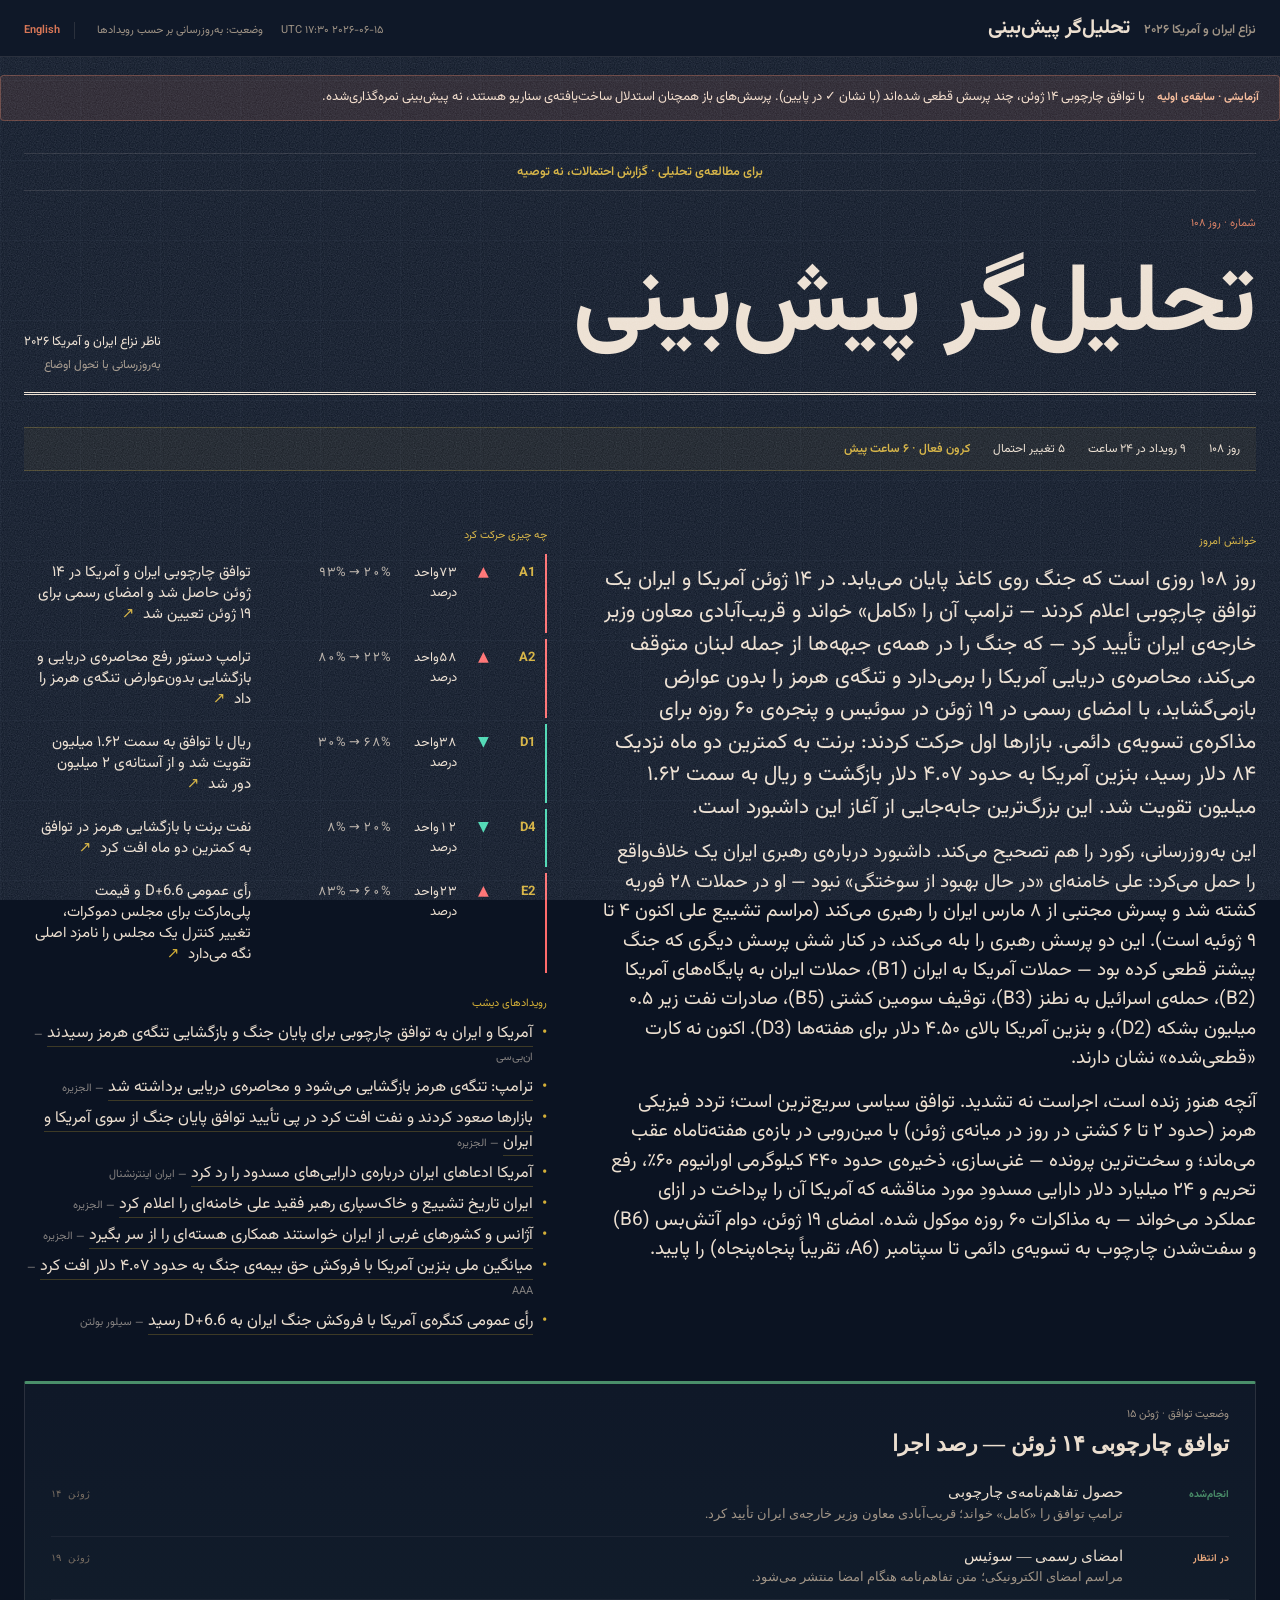
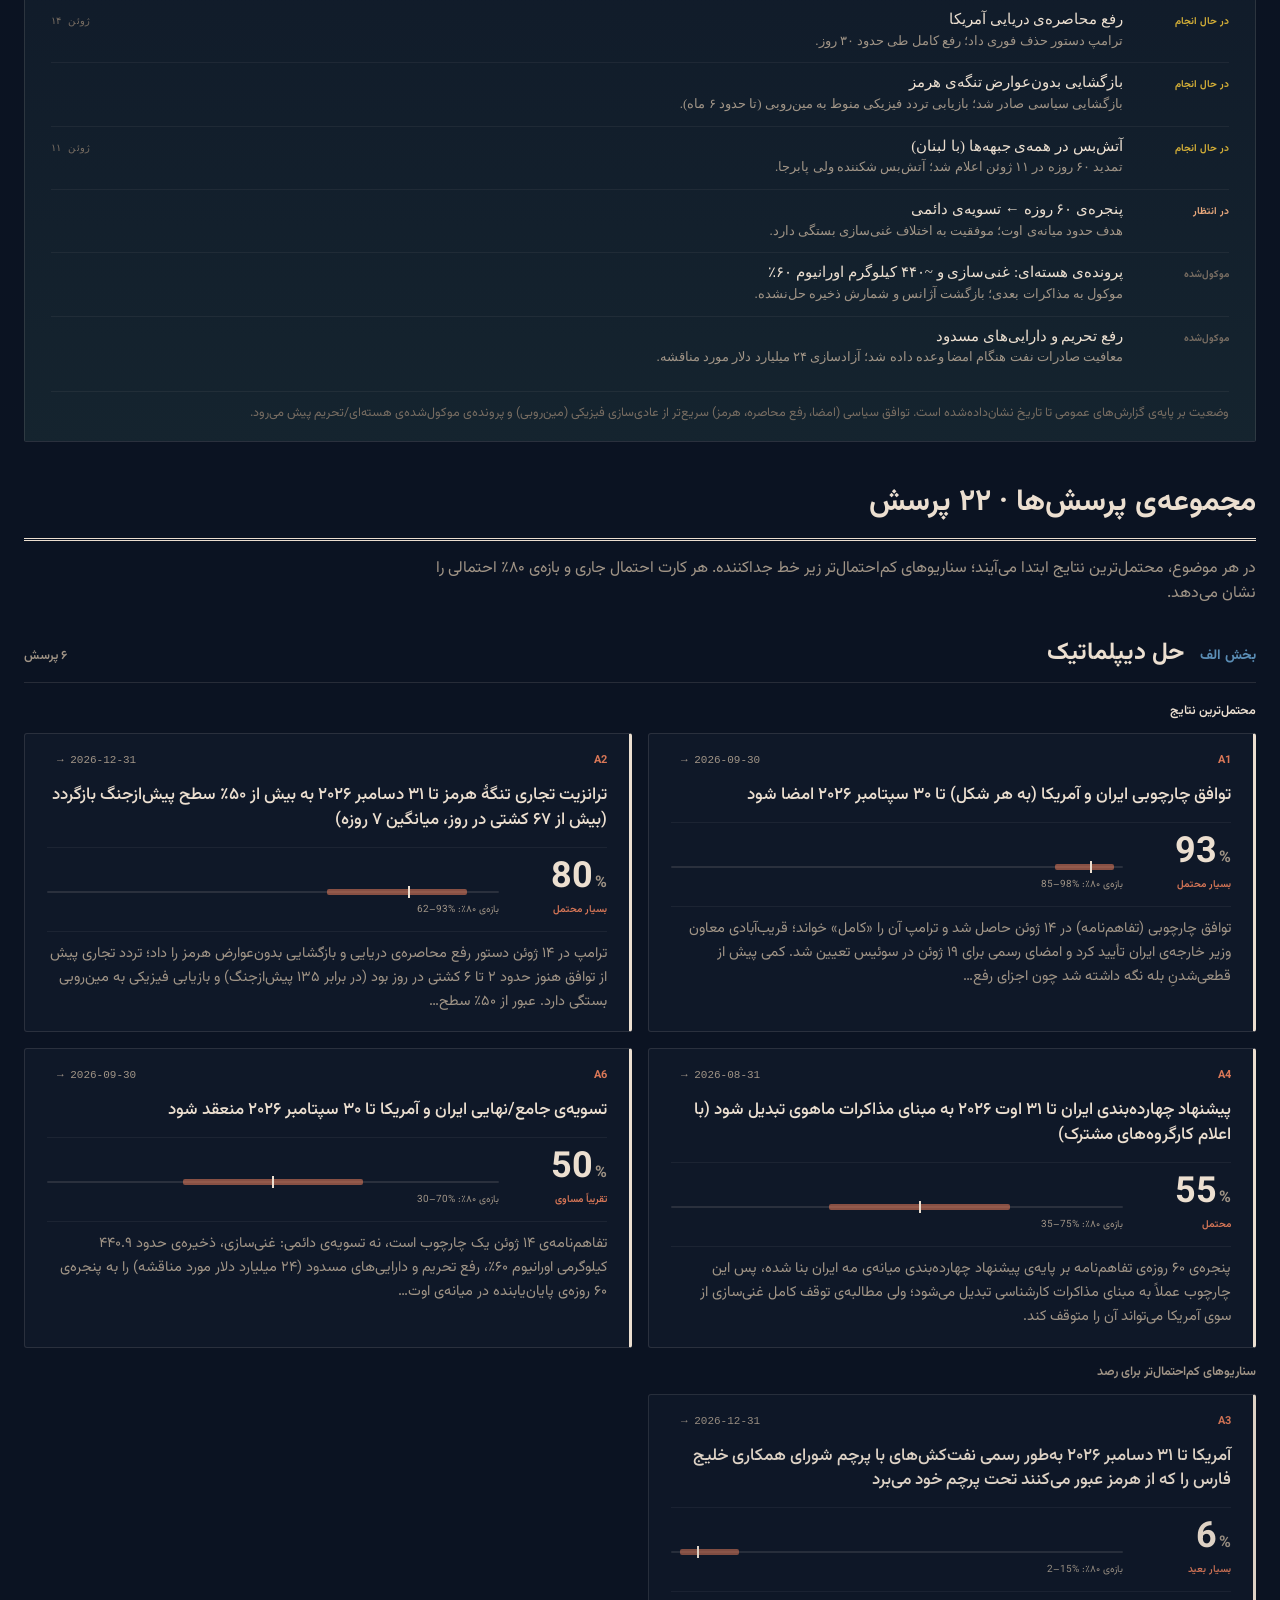
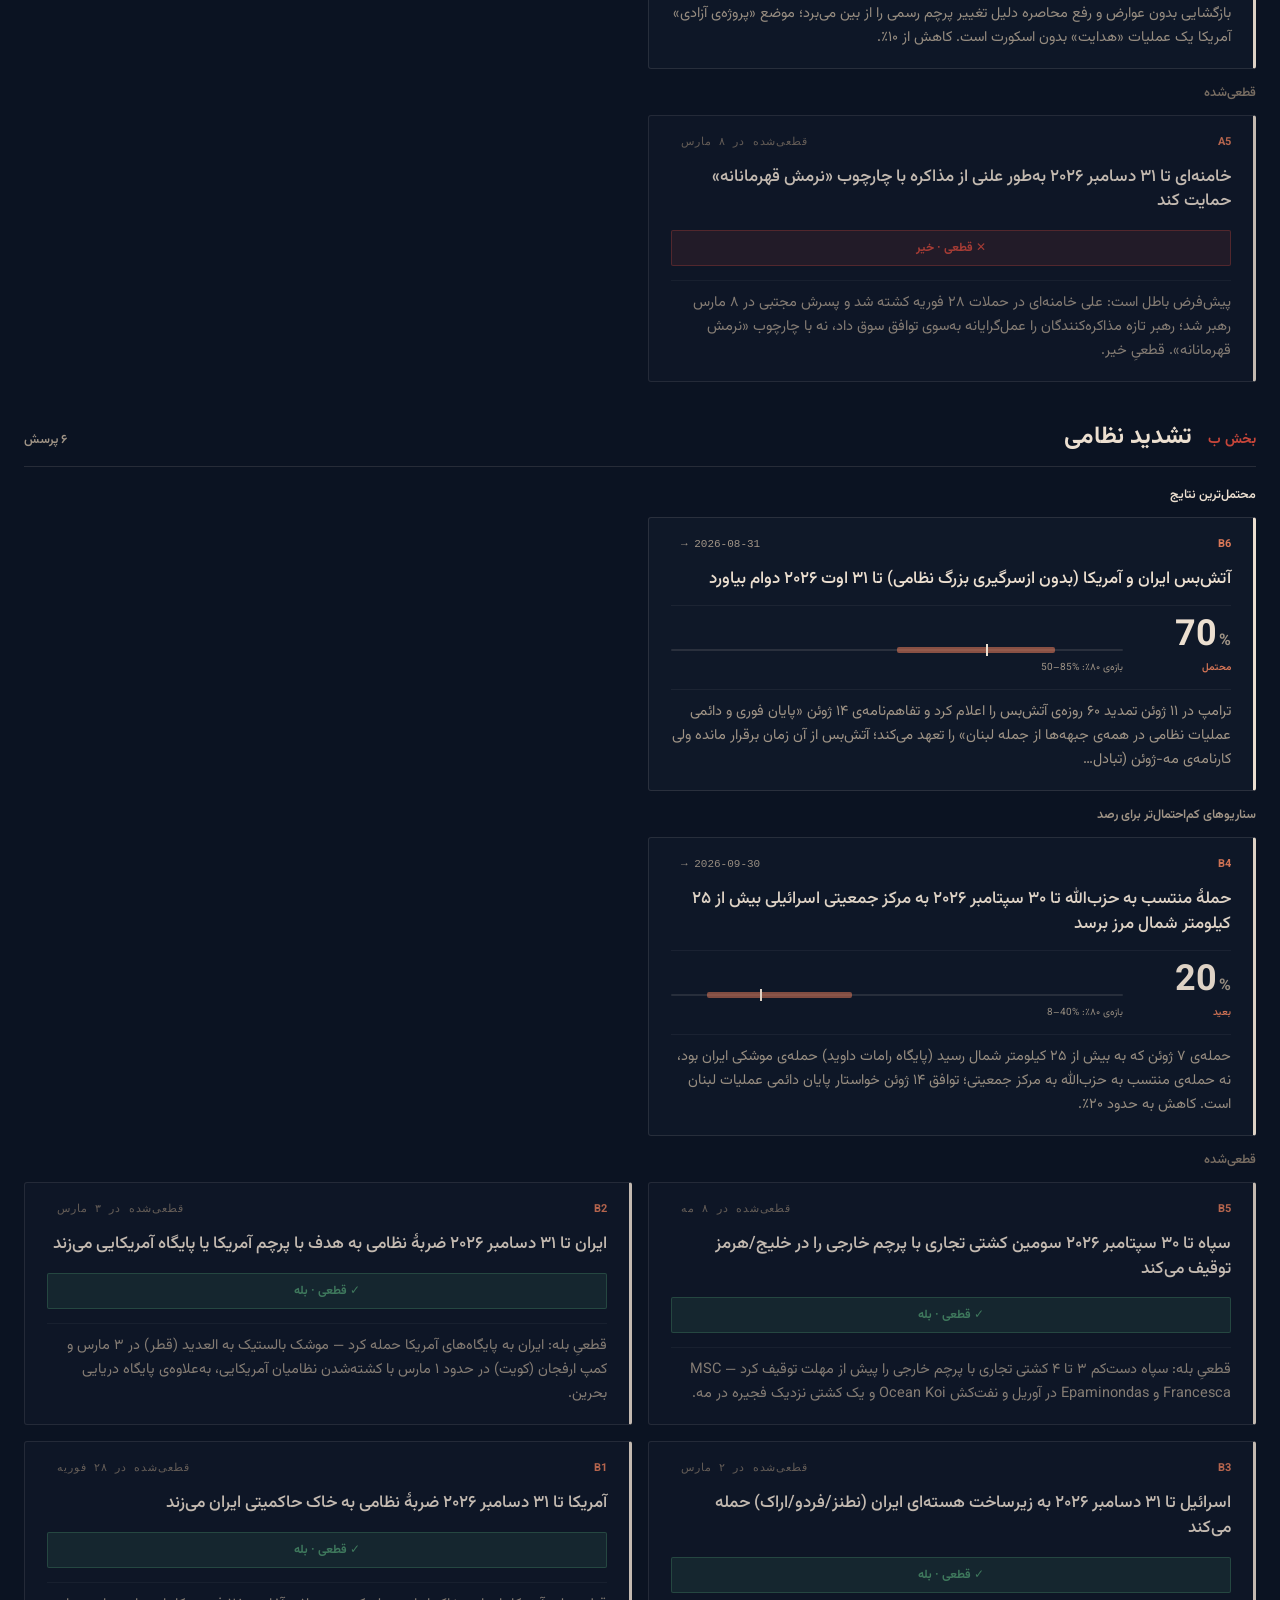
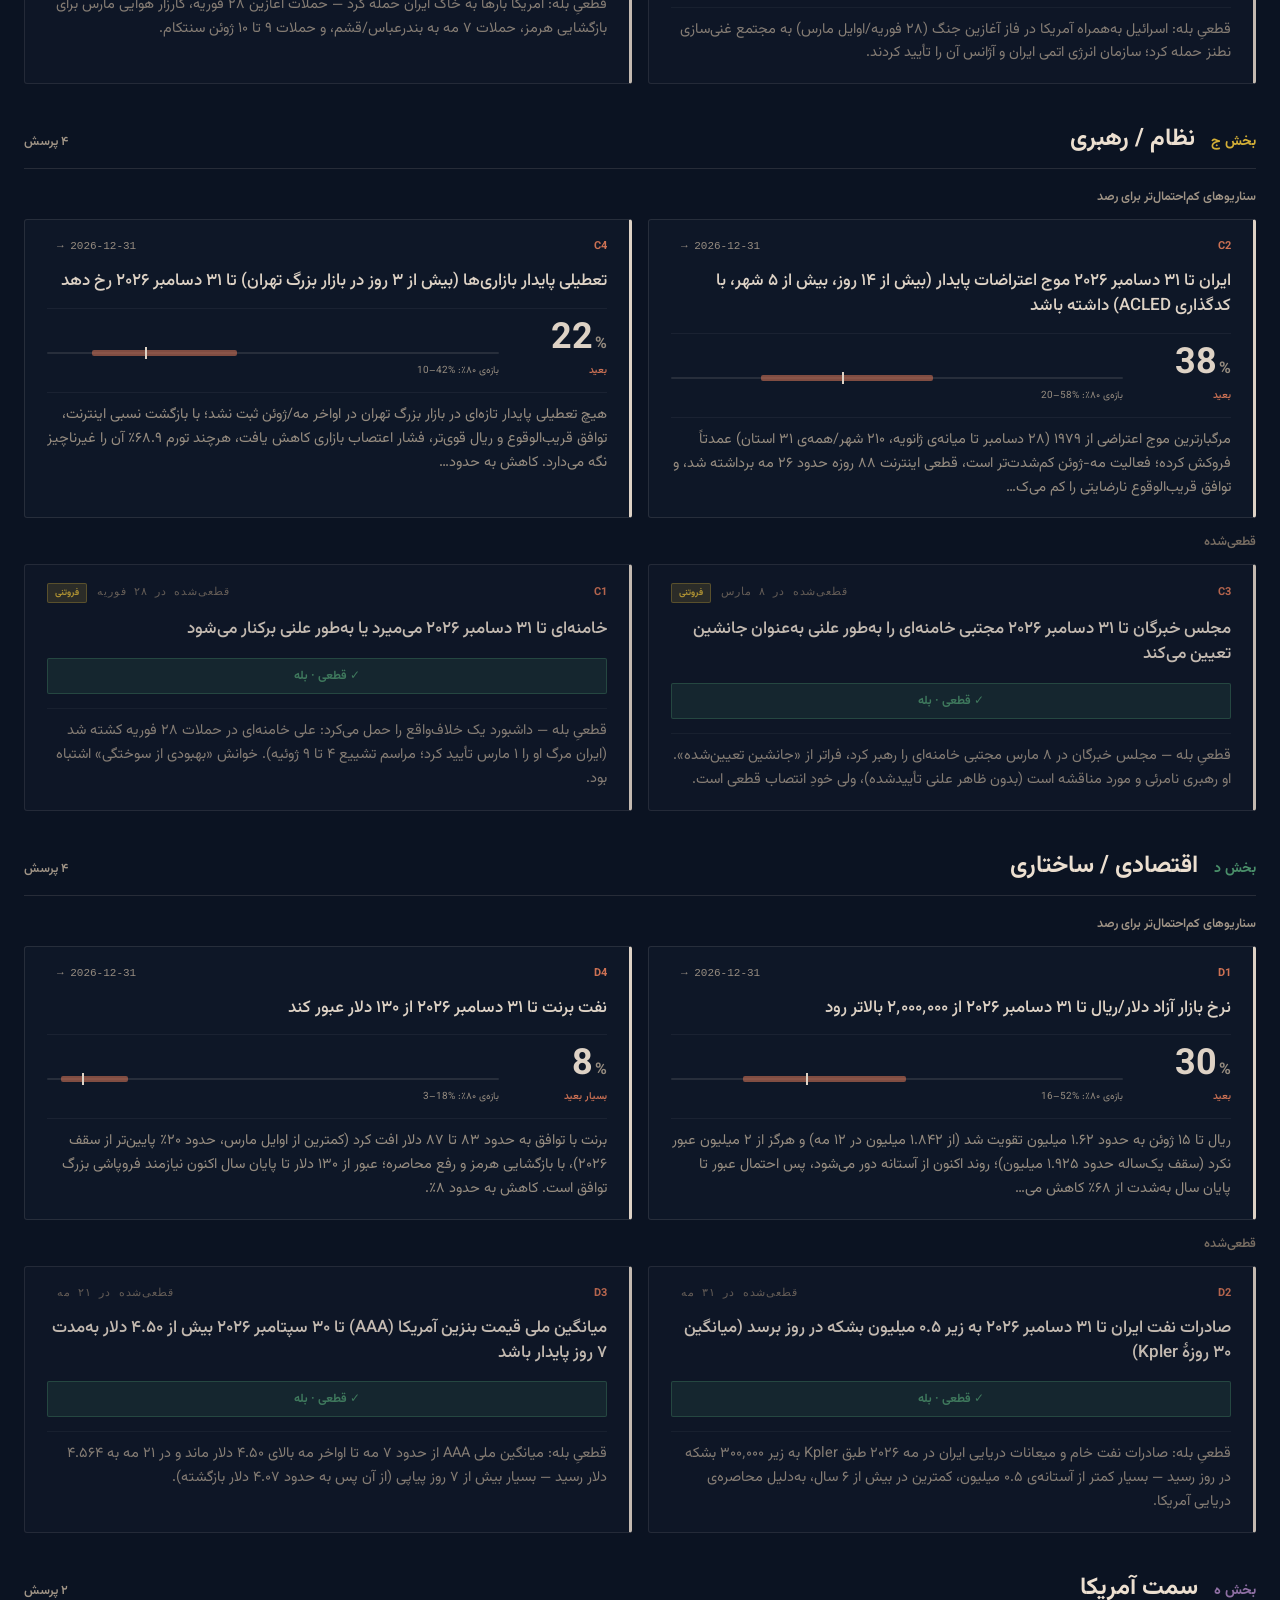
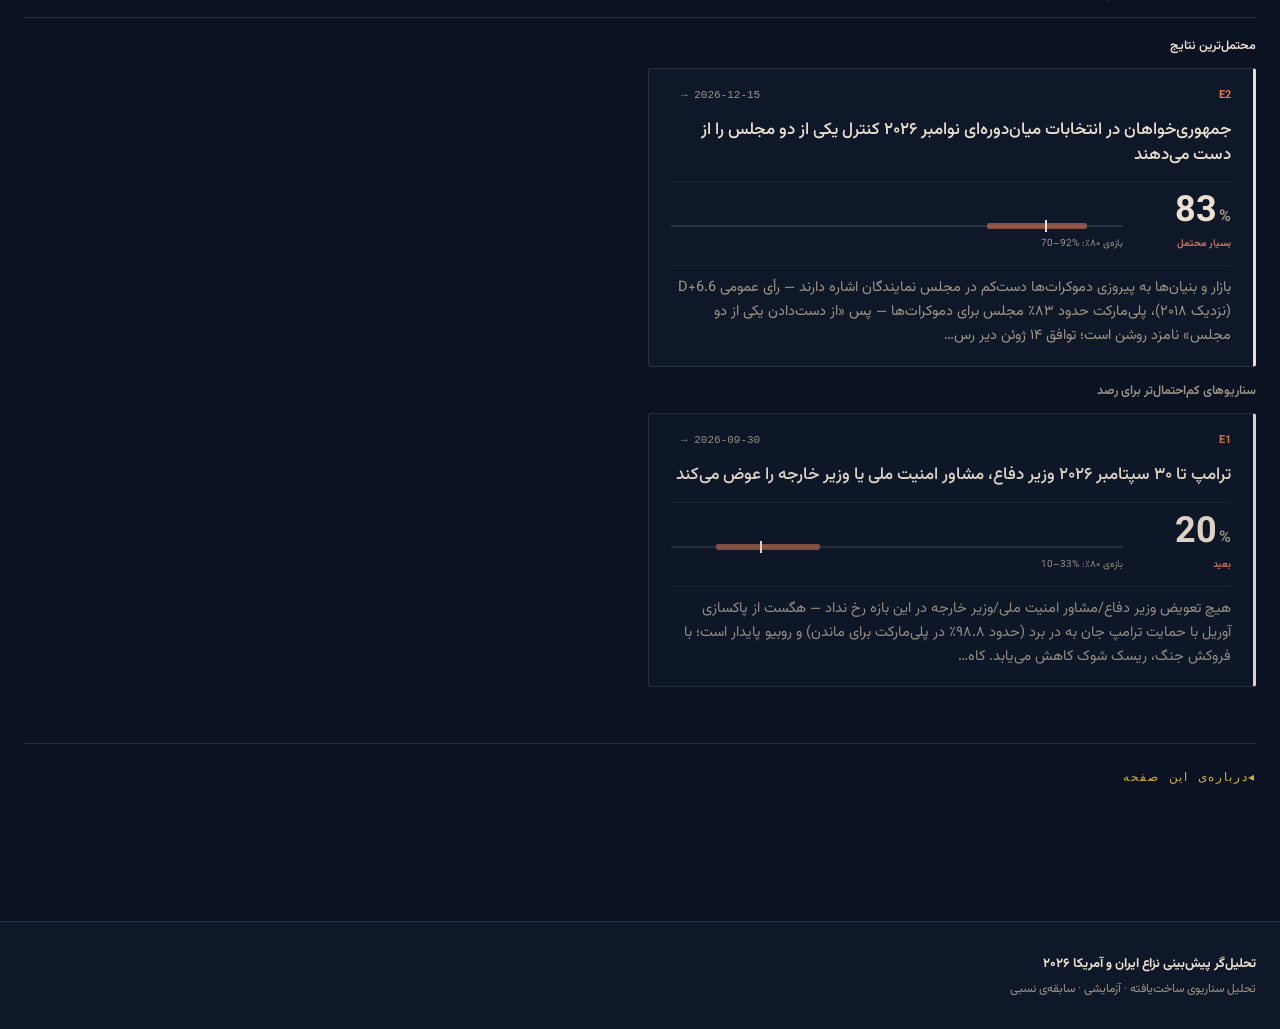
<file: public.fa.html>
<!DOCTYPE html>
<html lang="fa" dir="rtl">
<head>
  <meta charset="UTF-8" />
  <meta name="viewport" content="width=device-width, initial-scale=1.0" />
  <meta name="theme-color" content="#0b1322" />
  <title>نزاع ایران و آمریکا ۲۰۲۶ — تحلیل‌گر پیش‌بینی (عمومی)</title>
  <meta property="og:title" content="نزاع ایران و آمریکا ۲۰۲۶ — تحلیل‌گر پیش‌بینی (عمومی)" />
  <meta property="og:description" content="گزارش احتمال 22 پرسش درباره‌ی نزاع ایران و آمریکا ۲۰۲۶ — اکنون در حال رصد توافق چارچوبی ژوئن. آزمایشی · سابقه‌ی نسبی." />
  <meta property="og:type" content="article" />
  <meta name="description" content="گزارش احتمال 22 پرسش درباره‌ی نزاع ایران و آمریکا ۲۰۲۶ — اکنون در حال رصد توافق چارچوبی ژوئن. آزمایشی · سابقه‌ی نسبی." />
  <link rel="stylesheet" href="dashboard.css" />
  <link rel="preconnect" href="https://fonts.googleapis.com" /><link rel="preconnect" href="https://fonts.gstatic.com" crossorigin /><link rel="stylesheet" href="https://fonts.googleapis.com/css2?family=Vazirmatn:wght@300;400;500;600;700;800&display=swap" />
  <link rel="canonical" href="https://iran-war-public.vercel.app/fa.html" />
  <link rel="alternate" hreflang="en" href="https://iran-war-public.vercel.app/" />
  <link rel="alternate" hreflang="fa" href="https://iran-war-public.vercel.app/fa.html" />
</head>
<body class="agent-v2 lang-fa is-rtl">

  <div class="topbar">
    <div class="topbar-inner">
      <div class="topbar-l">
        <span class="topbar-eyebrow">نزاع ایران و آمریکا ۲۰۲۶</span>
        <span class="topbar-title">تحلیل‌گر پیش‌بینی</span>
      </div>
      <div class="topbar-r">
        <span class="topbar-meta">۲۰۲۶-۰۶-۱۵ ۱۷:۳۰ UTC</span>
        <span class="topbar-meta">وضعیت: به‌روزرسانی بر حسب رویدادها</span>
        <a class="topbar-meta lang-toggle" href="/" hreflang="en" rel="alternate">English</a>
      </div>
    </div>
  </div>

  <div class="experimental-banner agent-banner">
    <strong>آزمایشی · سابقه‌ی اولیه</strong>
    <span>با توافق چارچوبی ۱۴ ژوئن، چند پرسش قطعی شده‌اند (با نشان ✓ در پایین). پرسش‌های باز همچنان استدلال ساخت‌یافته‌ی سناریو هستند، نه پیش‌بینی نمره‌گذاری‌شده.</span>
  </div>

  <main class="agent-page" role="main" aria-label="تحلیل‌گر پیش‌بینی">

    <header class="agent-masthead" role="banner" aria-label="ناظر نزاع ایران و آمریکا ۲۰۲۶">
      <div class="masthead-class">برای مطالعه‌ی تحلیلی · گزارش احتمالات، نه توصیه</div>
      <div class="masthead-row">
        <div class="masthead-l">
          <div class="masthead-eyebrow">شماره · روز ۱۰۸</div>
          <h1 class="masthead-title">تحلیل‌گر پیش‌بینی</h1>
        </div>
        <div class="masthead-r">
          <div class="masthead-publisher">ناظر نزاع ایران و آمریکا ۲۰۲۶</div>
          <div class="masthead-publisher-sub">به‌روزرسانی با تحول اوضاع</div>
        </div>
      </div>
      <div class="masthead-rule"></div>
    </header>

    <div class="morning-brief"><div class="brief-strip brief-strip-fresh" role="status"><span class="brief-strip-day">روز ۱۰۸</span><span class="brief-strip-sep">·</span><span class="brief-strip-events">۹ رویداد در ۲۴ ساعت</span><span class="brief-strip-sep">·</span><span class="brief-strip-moves">۵ تغییر احتمال</span><span class="brief-strip-sep">·</span><span class="brief-strip-status">کرون فعال · ۶ ساعت پیش</span></div><section class="brief-read" role="region" aria-label="خوانش امروز"><div class="brief-read-eyebrow">خوانش امروز</div><p class="brief-read-p">روز ۱۰۸ روزی است که جنگ روی کاغذ پایان می‌یابد. در ۱۴ ژوئن آمریکا و ایران یک توافق چارچوبی اعلام کردند — ترامپ آن را «کامل» خواند و قریب‌آبادی معاون وزیر خارجه‌ی ایران تأیید کرد — که جنگ را در همه‌ی جبهه‌ها از جمله لبنان متوقف می‌کند، محاصره‌ی دریایی آمریکا را برمی‌دارد و تنگه‌ی هرمز را بدون عوارض بازمی‌گشاید، با امضای رسمی در ۱۹ ژوئن در سوئیس و پنجره‌ی ۶۰ روزه برای مذاکره‌ی تسویه‌ی دائمی. بازارها اول حرکت کردند: برنت به کمترین دو ماه نزدیک ۸۴ دلار رسید، بنزین آمریکا به حدود ۴.۰۷ دلار بازگشت و ریال به سمت ۱.۶۲ میلیون تقویت شد. این بزرگ‌ترین جابه‌جایی از آغاز این داشبورد است.</p>
<p class="brief-read-p">این به‌روزرسانی، رکورد را هم تصحیح می‌کند. داشبورد درباره‌ی رهبری ایران یک خلاف‌واقع را حمل می‌کرد: علی خامنه‌ای «در حال بهبود از سوختگی» نبود — او در حملات ۲۸ فوریه کشته شد و پسرش مجتبی از ۸ مارس ایران را رهبری می‌کند (مراسم تشییع علی اکنون ۴ تا ۹ ژوئیه است). این دو پرسش رهبری را بله می‌کند، در کنار شش پرسش دیگری که جنگ پیشتر قطعی کرده بود — حملات آمریکا به ایران (B1)، حملات ایران به پایگاه‌های آمریکا (B2)، حمله‌ی اسرائیل به نطنز (B3)، توقیف سومین کشتی (B5)، صادرات نفت زیر ۰.۵ میلیون بشکه (D2)، و بنزین آمریکا بالای ۴.۵۰ دلار برای هفته‌ها (D3). اکنون نه کارت «قطعی‌شده» نشان دارند.</p>
<p class="brief-read-p">آنچه هنوز زنده است، اجراست نه تشدید. توافق سیاسی سریع‌ترین است؛ تردد فیزیکی هرمز (حدود ۲ تا ۶ کشتی در روز در میانه‌ی ژوئن) با مین‌روبی در بازه‌ی هفته‌تا‌ماه عقب می‌ماند؛ و سخت‌ترین پرونده — غنی‌سازی، ذخیره‌ی حدود ۴۴۰ کیلوگرمی اورانیوم ۶۰٪، رفع تحریم و ۲۴ میلیارد دلار دارایی مسدودِ مورد مناقشه که آمریکا آن را پرداخت در ازای عملکرد می‌خواند — به مذاکرات ۶۰ روزه موکول شده. امضای ۱۹ ژوئن، دوام آتش‌بس (B6) و سفت‌شدن چارچوب به تسویه‌ی دائمی تا سپتامبر (A6، تقریباً پنجاه‌پنجاه) را پایید.</p></section><div class="brief-right-col"><section class="brief-movers" role="region" aria-label="چه چیزی حرکت کرد"><div class="brief-movers-eyebrow">چه چیزی حرکت کرد</div><ul class="brief-mover-list"><li class="brief-mover-row mover-up"><span class="brief-mover-qid">A1</span><span class="brief-mover-arrow">▲</span><span class="brief-mover-delta">۷۳واحد درصد</span><span class="brief-mover-vals">۲۰% → ۹۳%</span><span class="brief-mover-why">توافق چارچوبی ایران و آمریکا در ۱۴ ژوئن حاصل شد و امضای رسمی برای ۱۹ ژوئن تعیین شد <a class="brief-mover-cite" href="https://www.nbcnews.com/news/us-news/deal-reached-united-states-iran-war-rcna350039" target="_blank" rel="noopener">↗</a></span></li><li class="brief-mover-row mover-up"><span class="brief-mover-qid">A2</span><span class="brief-mover-arrow">▲</span><span class="brief-mover-delta">۵۸واحد درصد</span><span class="brief-mover-vals">۲۲% → ۸۰%</span><span class="brief-mover-why">ترامپ دستور رفع محاصره‌ی دریایی و بازگشایی بدون‌عوارض تنگه‌ی هرمز را داد <a class="brief-mover-cite" href="https://www.aljazeera.com/news/2026/6/14/us-iran-ceasefire-deal-announced-trump-says-strait-of-hormuz-reopening" target="_blank" rel="noopener">↗</a></span></li><li class="brief-mover-row mover-down"><span class="brief-mover-qid">D1</span><span class="brief-mover-arrow">▼</span><span class="brief-mover-delta">۳۸واحد درصد</span><span class="brief-mover-vals">۶۸% → ۳۰%</span><span class="brief-mover-why">ریال با توافق به سمت ۱.۶۲ میلیون تقویت شد و از آستانه‌ی ۲ میلیون دور شد <a class="brief-mover-cite" href="https://alanchand.com/en/currencies-price/usd" target="_blank" rel="noopener">↗</a></span></li><li class="brief-mover-row mover-down"><span class="brief-mover-qid">D4</span><span class="brief-mover-arrow">▼</span><span class="brief-mover-delta">۱۲واحد درصد</span><span class="brief-mover-vals">۲۰% → ۸%</span><span class="brief-mover-why">نفت برنت با بازگشایی هرمز در توافق به کمترین دو ماه افت کرد <a class="brief-mover-cite" href="https://www.aljazeera.com/economy/2026/6/15/stock-markets-soar-oil-falls-as-us-iran-confirm-deal-to-end-war" target="_blank" rel="noopener">↗</a></span></li><li class="brief-mover-row mover-up"><span class="brief-mover-qid">E2</span><span class="brief-mover-arrow">▲</span><span class="brief-mover-delta">۲۳واحد درصد</span><span class="brief-mover-vals">۶۰% → ۸۳%</span><span class="brief-mover-why">رأی عمومی D+6.6 و قیمت پلی‌مارکت برای مجلس دموکرات، تغییر کنترل یک مجلس را نامزد اصلی نگه می‌دارد <a class="brief-mover-cite" href="https://www.natesilver.net/p/generic-ballot-average-2026-nate-silver-bulletin-congress-polls" target="_blank" rel="noopener">↗</a></span></li></ul></section><section class="brief-events" role="region" aria-label="رویدادهای دیشب"><div class="brief-events-eyebrow">رویدادهای دیشب</div><ul class="brief-event-list"><li class="brief-event-row"><a class="brief-event-headline" href="https://www.nbcnews.com/news/us-news/deal-reached-united-states-iran-war-rcna350039" target="_blank" rel="noopener">آمریکا و ایران به توافق چارچوبی برای پایان جنگ و بازگشایی تنگه‌ی هرمز رسیدند</a> <span class="brief-event-source">— ان‌بی‌سی</span></li><li class="brief-event-row"><a class="brief-event-headline" href="https://www.aljazeera.com/news/2026/6/14/us-iran-ceasefire-deal-announced-trump-says-strait-of-hormuz-reopening" target="_blank" rel="noopener">ترامپ: تنگه‌ی هرمز بازگشایی می‌شود و محاصره‌ی دریایی برداشته شد</a> <span class="brief-event-source">— الجزیره</span></li><li class="brief-event-row"><a class="brief-event-headline" href="https://www.aljazeera.com/economy/2026/6/15/stock-markets-soar-oil-falls-as-us-iran-confirm-deal-to-end-war" target="_blank" rel="noopener">بازارها صعود کردند و نفت افت کرد در پی تأیید توافق پایان جنگ از سوی آمریکا و ایران</a> <span class="brief-event-source">— الجزیره</span></li><li class="brief-event-row"><a class="brief-event-headline" href="https://www.iranintl.com/en/202606159822" target="_blank" rel="noopener">آمریکا ادعاهای ایران درباره‌ی دارایی‌های مسدود را رد کرد</a> <span class="brief-event-source">— ایران اینترنشنال</span></li><li class="brief-event-row"><a class="brief-event-headline" href="https://www.aljazeera.com/news/2026/6/13/iran-announces-funeral-burial-dates-for-late-supreme-leader-khamenei" target="_blank" rel="noopener">ایران تاریخ تشییع و خاک‌سپاری رهبر فقید علی خامنه‌ای را اعلام کرد</a> <span class="brief-event-source">— الجزیره</span></li><li class="brief-event-row"><a class="brief-event-headline" href="https://www.aljazeera.com/news/2026/6/8/un-watchdog-western-nations-call-on-iran-to-restart-nuclear-cooperation" target="_blank" rel="noopener">آژانس و کشورهای غربی از ایران خواستند همکاری هسته‌ای را از سر بگیرد</a> <span class="brief-event-source">— الجزیره</span></li><li class="brief-event-row"><a class="brief-event-headline" href="https://gasprices.aaa.com/" target="_blank" rel="noopener">میانگین ملی بنزین آمریکا با فروکش حق بیمه‌ی جنگ به حدود ۴.۰۷ دلار افت کرد</a> <span class="brief-event-source">— AAA</span></li><li class="brief-event-row"><a class="brief-event-headline" href="https://www.natesilver.net/p/generic-ballot-average-2026-nate-silver-bulletin-congress-polls" target="_blank" rel="noopener">رأی عمومی کنگره‌ی آمریکا با فروکش جنگ ایران به D+6.6 رسید</a> <span class="brief-event-source">— سیلور بولتن</span></li></ul></section></div></div>

    
      <section class="deal-tracker" role="region" aria-label="توافق چارچوبی ۱۴ ژوئن — رصد اجرا">
        <div class="deal-tracker-eyebrow">وضعیت توافق · <bdi dir="ltr">۱۵ ژوئن</bdi></div>
        <h2 class="deal-tracker-h" dir="auto">توافق چارچوبی ۱۴ ژوئن — رصد اجرا</h2>
        <ul class="deal-tracker-list">
          <li class="deal-item deal-item-done"><span class="deal-status deal-status-done">انجام‌شده</span><span class="deal-body"><span class="deal-label" dir="auto">حصول تفاهم‌نامه‌ی چارچوبی</span><span class="deal-detail" dir="auto">ترامپ توافق را «کامل» خواند؛ قریب‌آبادی معاون وزیر خارجه‌ی ایران تأیید کرد.</span></span><bdi class="deal-date" dir="ltr">۱۴ ژوئن</bdi></li><li class="deal-item deal-item-pending"><span class="deal-status deal-status-pending">در انتظار</span><span class="deal-body"><span class="deal-label" dir="auto">امضای رسمی — سوئیس</span><span class="deal-detail" dir="auto">مراسم امضای الکترونیکی؛ متن تفاهم‌نامه هنگام امضا منتشر می‌شود.</span></span><bdi class="deal-date" dir="ltr">۱۹ ژوئن</bdi></li><li class="deal-item deal-item-progress"><span class="deal-status deal-status-progress">در حال انجام</span><span class="deal-body"><span class="deal-label" dir="auto">رفع محاصره‌ی دریایی آمریکا</span><span class="deal-detail" dir="auto">ترامپ دستور حذف فوری داد؛ رفع کامل طی حدود ۳۰ روز.</span></span><bdi class="deal-date" dir="ltr">۱۴ ژوئن</bdi></li><li class="deal-item deal-item-progress"><span class="deal-status deal-status-progress">در حال انجام</span><span class="deal-body"><span class="deal-label" dir="auto">بازگشایی بدون‌عوارض تنگه‌ی هرمز</span><span class="deal-detail" dir="auto">بازگشایی سیاسی صادر شد؛ بازیابی تردد فیزیکی منوط به مین‌روبی (تا حدود ۶ ماه).</span></span></li><li class="deal-item deal-item-progress"><span class="deal-status deal-status-progress">در حال انجام</span><span class="deal-body"><span class="deal-label" dir="auto">آتش‌بس در همه‌ی جبهه‌ها (با لبنان)</span><span class="deal-detail" dir="auto">تمدید ۶۰ روزه در ۱۱ ژوئن اعلام شد؛ آتش‌بس شکننده ولی پابرجا.</span></span><bdi class="deal-date" dir="ltr">۱۱ ژوئن</bdi></li><li class="deal-item deal-item-pending"><span class="deal-status deal-status-pending">در انتظار</span><span class="deal-body"><span class="deal-label" dir="auto">پنجره‌ی ۶۰ روزه ← تسویه‌ی دائمی</span><span class="deal-detail" dir="auto">هدف حدود میانه‌ی اوت؛ موفقیت به اختلاف غنی‌سازی بستگی دارد.</span></span></li><li class="deal-item deal-item-deferred"><span class="deal-status deal-status-deferred">موکول‌شده</span><span class="deal-body"><span class="deal-label" dir="auto">پرونده‌ی هسته‌ای: غنی‌سازی و ~۴۴۰ کیلوگرم اورانیوم ۶۰٪</span><span class="deal-detail" dir="auto">موکول به مذاکرات بعدی؛ بازگشت آژانس و شمارش ذخیره حل‌نشده.</span></span></li><li class="deal-item deal-item-deferred"><span class="deal-status deal-status-deferred">موکول‌شده</span><span class="deal-body"><span class="deal-label" dir="auto">رفع تحریم و دارایی‌های مسدود</span><span class="deal-detail" dir="auto">معافیت صادرات نفت هنگام امضا وعده داده شد؛ آزادسازی ۲۴ میلیارد دلار مورد مناقشه.</span></span></li>
        </ul>
        <p class="deal-tracker-foot">وضعیت بر پایه‌ی گزارش‌های عمومی تا تاریخ نشان‌داده‌شده است. توافق سیاسی (امضا، رفع محاصره، هرمز) سریع‌تر از عادی‌سازی فیزیکی (مین‌روبی) و پرونده‌ی موکول‌شده‌ی هسته‌ای/تحریم پیش می‌رود.</p>
      </section>
    

    <section class="board" role="region" aria-label="مجموعه‌ی پرسش‌ها · ۲۲ پرسش"><h2 class="board-h">مجموعه‌ی پرسش‌ها · ۲۲ پرسش</h2>
<p class="board-sub">در هر موضوع، محتمل‌ترین نتایج ابتدا می‌آیند؛ سناریوهای کم‌احتمال‌تر زیر خط جداکننده. هر کارت احتمال جاری و بازه‌ی ۸۰٪ احتمالی را نشان می‌دهد.</p>


          <div class="board-cat board-cat-diplomacy">
            <header class="board-cat-head">
              <span class="board-cat-num">بخش الف</span>
              <h3 class="board-cat-title">حل دیپلماتیک</h3>
              <span class="board-cat-count">۶ پرسش</span>
            </header>
            
              <div class="board-cluster board-cluster-likely">
                <h4 class="board-cluster-h">محتمل‌ترین نتایج</h4>
                <div class="board-grid">
                  
      <article class="qcard qcard-cat-diplomacy qcard-prob-very-likely" id="q-A1">
        <header class="qcard-head">
          <span class="qcard-id">A1</span>
          <bdi class="qcard-deadline" dir="ltr">→ 2026-09-30</bdi>
          <span class="qcard-flags"></span>
        </header>
        <h3 class="qcard-question" dir="auto">توافق چارچوبی ایران و آمریکا (به هر شکل) تا ۳۰ سپتامبر ۲۰۲۶ امضا شود</h3>
        <div class="qcard-numbers">
          <div class="qcard-prob">
            <span class="qcard-prob-num">93<span class="qcard-prob-pct">%</span></span>
            <span class="qcard-prob-label">بسیار محتمل</span>
          </div>
          <div class="qcard-ci">
            <span class="qcard-ci-bar" aria-label="بازه‌ی ۸۰٪: 85–98%">
              <span class="qcard-ci-track"></span>
              <span class="qcard-ci-fill" style="left: 85%; width: 13%"></span>
              <span class="qcard-ci-mark" style="left: 93%"></span>
            </span>
            <span class="qcard-ci-label">بازه‌ی ۸۰٪: <bdi dir="ltr">85–98%</bdi></span>
          </div>
        </div>
        <p class="qcard-note" dir="auto">توافق چارچوبی (تفاهم‌نامه) در ۱۴ ژوئن حاصل شد و ترامپ آن را «کامل» خواند؛ قریب‌آبادی معاون وزیر خارجه‌ی ایران تأیید کرد و امضای رسمی برای ۱۹ ژوئن در سوئیس تعیین شد. کمی پیش از قطعی‌شدنِ بله نگه داشته شد چون اجزای رفع…</p>
      </article>
    
      <article class="qcard qcard-cat-diplomacy qcard-prob-very-likely" id="q-A2">
        <header class="qcard-head">
          <span class="qcard-id">A2</span>
          <bdi class="qcard-deadline" dir="ltr">→ 2026-12-31</bdi>
          <span class="qcard-flags"></span>
        </header>
        <h3 class="qcard-question" dir="auto">ترانزیت تجاری تنگهٔ هرمز تا ۳۱ دسامبر ۲۰۲۶ به بیش از ۵۰٪ سطح پیش‌از‌جنگ بازگردد (بیش از ۶۷ کشتی در روز، میانگین ۷ روزه)</h3>
        <div class="qcard-numbers">
          <div class="qcard-prob">
            <span class="qcard-prob-num">80<span class="qcard-prob-pct">%</span></span>
            <span class="qcard-prob-label">بسیار محتمل</span>
          </div>
          <div class="qcard-ci">
            <span class="qcard-ci-bar" aria-label="بازه‌ی ۸۰٪: 62–93%">
              <span class="qcard-ci-track"></span>
              <span class="qcard-ci-fill" style="left: 62%; width: 31%"></span>
              <span class="qcard-ci-mark" style="left: 80%"></span>
            </span>
            <span class="qcard-ci-label">بازه‌ی ۸۰٪: <bdi dir="ltr">62–93%</bdi></span>
          </div>
        </div>
        <p class="qcard-note" dir="auto">ترامپ در ۱۴ ژوئن دستور رفع محاصره‌ی دریایی و بازگشایی بدون‌عوارض هرمز را داد؛ تردد تجاری پیش از توافق هنوز حدود ۲ تا ۶ کشتی در روز بود (در برابر ۱۳۵ پیش‌از‌جنگ) و بازیابی فیزیکی به مین‌روبی بستگی دارد. عبور از ۵۰٪ سطح…</p>
      </article>
    
      <article class="qcard qcard-cat-diplomacy qcard-prob-likely" id="q-A4">
        <header class="qcard-head">
          <span class="qcard-id">A4</span>
          <bdi class="qcard-deadline" dir="ltr">→ 2026-08-31</bdi>
          <span class="qcard-flags"></span>
        </header>
        <h3 class="qcard-question" dir="auto">پیشنهاد چهارده‌بندی ایران تا ۳۱ اوت ۲۰۲۶ به مبنای مذاکرات ماهوی تبدیل شود (با اعلام کارگروه‌های مشترک)</h3>
        <div class="qcard-numbers">
          <div class="qcard-prob">
            <span class="qcard-prob-num">55<span class="qcard-prob-pct">%</span></span>
            <span class="qcard-prob-label">محتمل</span>
          </div>
          <div class="qcard-ci">
            <span class="qcard-ci-bar" aria-label="بازه‌ی ۸۰٪: 35–75%">
              <span class="qcard-ci-track"></span>
              <span class="qcard-ci-fill" style="left: 35%; width: 40%"></span>
              <span class="qcard-ci-mark" style="left: 55%"></span>
            </span>
            <span class="qcard-ci-label">بازه‌ی ۸۰٪: <bdi dir="ltr">35–75%</bdi></span>
          </div>
        </div>
        <p class="qcard-note" dir="auto">پنجره‌ی ۶۰ روزه‌ی تفاهم‌نامه بر پایه‌ی پیشنهاد چهارده‌بندی میانه‌ی مه ایران بنا شده، پس این چارچوب عملاً به مبنای مذاکرات کارشناسی تبدیل می‌شود؛ ولی مطالبه‌ی توقف کامل غنی‌سازی از سوی آمریکا می‌تواند آن را متوقف کند.</p>
      </article>
    
      <article class="qcard qcard-cat-diplomacy qcard-prob-roughly-even-chance" id="q-A6">
        <header class="qcard-head">
          <span class="qcard-id">A6</span>
          <bdi class="qcard-deadline" dir="ltr">→ 2026-09-30</bdi>
          <span class="qcard-flags"></span>
        </header>
        <h3 class="qcard-question" dir="auto">تسویه‌ی جامع/نهایی ایران و آمریکا تا ۳۰ سپتامبر ۲۰۲۶ منعقد شود</h3>
        <div class="qcard-numbers">
          <div class="qcard-prob">
            <span class="qcard-prob-num">50<span class="qcard-prob-pct">%</span></span>
            <span class="qcard-prob-label">تقریباً مساوی</span>
          </div>
          <div class="qcard-ci">
            <span class="qcard-ci-bar" aria-label="بازه‌ی ۸۰٪: 30–70%">
              <span class="qcard-ci-track"></span>
              <span class="qcard-ci-fill" style="left: 30%; width: 40%"></span>
              <span class="qcard-ci-mark" style="left: 50%"></span>
            </span>
            <span class="qcard-ci-label">بازه‌ی ۸۰٪: <bdi dir="ltr">30–70%</bdi></span>
          </div>
        </div>
        <p class="qcard-note" dir="auto">تفاهم‌نامه‌ی ۱۴ ژوئن یک چارچوب است، نه تسویه‌ی دائمی: غنی‌سازی، ذخیره‌ی حدود ۴۴۰.۹ کیلوگرمی اورانیوم ۶۰٪، رفع تحریم و دارایی‌های مسدود (۲۴ میلیارد دلار مورد مناقشه) را به پنجره‌ی ۶۰ روزه‌ی پایان‌یابنده در میانه‌ی اوت…</p>
      </article>
    
                </div>
              </div>
            <hr class="board-cluster-divider" aria-hidden="true" />
              <div class="board-cluster board-cluster-tail">
                <h4 class="board-cluster-h">سناریوهای کم‌احتمال‌تر برای رصد</h4>
                <div class="board-grid">
                  
      <article class="qcard qcard-cat-diplomacy qcard-prob-very-unlikely" id="q-A3">
        <header class="qcard-head">
          <span class="qcard-id">A3</span>
          <bdi class="qcard-deadline" dir="ltr">→ 2026-12-31</bdi>
          <span class="qcard-flags"></span>
        </header>
        <h3 class="qcard-question" dir="auto">آمریکا تا ۳۱ دسامبر ۲۰۲۶ به‌طور رسمی نفت‌کش‌های با پرچم شورای همکاری خلیج فارس را که از هرمز عبور می‌کنند تحت پرچم خود می‌برد</h3>
        <div class="qcard-numbers">
          <div class="qcard-prob">
            <span class="qcard-prob-num">6<span class="qcard-prob-pct">%</span></span>
            <span class="qcard-prob-label">بسیار بعید</span>
          </div>
          <div class="qcard-ci">
            <span class="qcard-ci-bar" aria-label="بازه‌ی ۸۰٪: 2–15%">
              <span class="qcard-ci-track"></span>
              <span class="qcard-ci-fill" style="left: 2%; width: 13%"></span>
              <span class="qcard-ci-mark" style="left: 6%"></span>
            </span>
            <span class="qcard-ci-label">بازه‌ی ۸۰٪: <bdi dir="ltr">2–15%</bdi></span>
          </div>
        </div>
        <p class="qcard-note" dir="auto">بازگشایی بدون عوارض و رفع محاصره دلیل تغییر پرچم رسمی را از بین می‌برد؛ موضع «پروژه‌ی آزادی» آمریکا یک عملیات «هدایت» بدون اسکورت است. کاهش از ۱۰٪.</p>
      </article>
    
                </div>
              </div>
            <hr class="board-cluster-divider" aria-hidden="true" />
              <div class="board-cluster board-cluster-resolved">
                <h4 class="board-cluster-h">قطعی‌شده</h4>
                <div class="board-grid">
                  
      <article class="qcard qcard-cat-diplomacy qcard-resolved qcard-resolved-no" id="q-A5">
        <header class="qcard-head">
          <span class="qcard-id">A5</span>
          <bdi class="qcard-resolved-on" dir="ltr">قطعی‌شده در ۸ مارس</bdi>
          <span class="qcard-flags"></span>
        </header>
        <h3 class="qcard-question" dir="auto">خامنه‌ای تا ۳۱ دسامبر ۲۰۲۶ به‌طور علنی از مذاکره با چارچوب «نرمش قهرمانانه» حمایت کند</h3>
        <div class="qcard-resolved-badge qcard-resolved-badge-no">✕ قطعی · خیر</div>
        <p class="qcard-note" dir="auto">پیش‌فرض باطل است: علی خامنه‌ای در حملات ۲۸ فوریه کشته شد و پسرش مجتبی در ۸ مارس رهبر شد؛ رهبر تازه مذاکره‌کنندگان را عمل‌گرایانه به‌سوی توافق سوق داد، نه با چارچوب «نرمش قهرمانانه». قطعیِ خیر.</p>
      </article>
    
                </div>
              </div>
            
          </div>
        

          <div class="board-cat board-cat-military">
            <header class="board-cat-head">
              <span class="board-cat-num">بخش ب</span>
              <h3 class="board-cat-title">تشدید نظامی</h3>
              <span class="board-cat-count">۶ پرسش</span>
            </header>
            
              <div class="board-cluster board-cluster-likely">
                <h4 class="board-cluster-h">محتمل‌ترین نتایج</h4>
                <div class="board-grid">
                  
      <article class="qcard qcard-cat-military qcard-prob-likely" id="q-B6">
        <header class="qcard-head">
          <span class="qcard-id">B6</span>
          <bdi class="qcard-deadline" dir="ltr">→ 2026-08-31</bdi>
          <span class="qcard-flags"></span>
        </header>
        <h3 class="qcard-question" dir="auto">آتش‌بس ایران و آمریکا (بدون از‌سرگیری بزرگ نظامی) تا ۳۱ اوت ۲۰۲۶ دوام بیاورد</h3>
        <div class="qcard-numbers">
          <div class="qcard-prob">
            <span class="qcard-prob-num">70<span class="qcard-prob-pct">%</span></span>
            <span class="qcard-prob-label">محتمل</span>
          </div>
          <div class="qcard-ci">
            <span class="qcard-ci-bar" aria-label="بازه‌ی ۸۰٪: 50–85%">
              <span class="qcard-ci-track"></span>
              <span class="qcard-ci-fill" style="left: 50%; width: 35%"></span>
              <span class="qcard-ci-mark" style="left: 70%"></span>
            </span>
            <span class="qcard-ci-label">بازه‌ی ۸۰٪: <bdi dir="ltr">50–85%</bdi></span>
          </div>
        </div>
        <p class="qcard-note" dir="auto">ترامپ در ۱۱ ژوئن تمدید ۶۰ روزه‌ی آتش‌بس را اعلام کرد و تفاهم‌نامه‌ی ۱۴ ژوئن «پایان فوری و دائمی عملیات نظامی در همه‌ی جبهه‌ها از جمله لبنان» را تعهد می‌کند؛ آتش‌بس از آن زمان برقرار مانده ولی کارنامه‌ی مه-ژوئن (تبادل…</p>
      </article>
    
                </div>
              </div>
            <hr class="board-cluster-divider" aria-hidden="true" />
              <div class="board-cluster board-cluster-tail">
                <h4 class="board-cluster-h">سناریوهای کم‌احتمال‌تر برای رصد</h4>
                <div class="board-grid">
                  
      <article class="qcard qcard-cat-military qcard-prob-unlikely" id="q-B4">
        <header class="qcard-head">
          <span class="qcard-id">B4</span>
          <bdi class="qcard-deadline" dir="ltr">→ 2026-09-30</bdi>
          <span class="qcard-flags"></span>
        </header>
        <h3 class="qcard-question" dir="auto">حملهٔ منتسب به حزب‌الله تا ۳۰ سپتامبر ۲۰۲۶ به مرکز جمعیتی اسرائیلی بیش از ۲۵ کیلومتر شمال مرز برسد</h3>
        <div class="qcard-numbers">
          <div class="qcard-prob">
            <span class="qcard-prob-num">20<span class="qcard-prob-pct">%</span></span>
            <span class="qcard-prob-label">بعید</span>
          </div>
          <div class="qcard-ci">
            <span class="qcard-ci-bar" aria-label="بازه‌ی ۸۰٪: 8–40%">
              <span class="qcard-ci-track"></span>
              <span class="qcard-ci-fill" style="left: 8%; width: 32%"></span>
              <span class="qcard-ci-mark" style="left: 20%"></span>
            </span>
            <span class="qcard-ci-label">بازه‌ی ۸۰٪: <bdi dir="ltr">8–40%</bdi></span>
          </div>
        </div>
        <p class="qcard-note" dir="auto">حمله‌ی ۷ ژوئن که به بیش از ۲۵ کیلومتر شمال رسید (پایگاه رامات داوید) حمله‌ی موشکی ایران بود، نه حمله‌ی منتسب به حزب‌الله به مرکز جمعیتی؛ توافق ۱۴ ژوئن خواستار پایان دائمی عملیات لبنان است. کاهش به حدود ۲۰٪.</p>
      </article>
    
                </div>
              </div>
            <hr class="board-cluster-divider" aria-hidden="true" />
              <div class="board-cluster board-cluster-resolved">
                <h4 class="board-cluster-h">قطعی‌شده</h4>
                <div class="board-grid">
                  
      <article class="qcard qcard-cat-military qcard-resolved qcard-resolved-yes" id="q-B5">
        <header class="qcard-head">
          <span class="qcard-id">B5</span>
          <bdi class="qcard-resolved-on" dir="ltr">قطعی‌شده در ۸ مه</bdi>
          <span class="qcard-flags"></span>
        </header>
        <h3 class="qcard-question" dir="auto">سپاه تا ۳۰ سپتامبر ۲۰۲۶ سومین کشتی تجاری با پرچم خارجی را در خلیج/هرمز توقیف می‌کند</h3>
        <div class="qcard-resolved-badge qcard-resolved-badge-yes">✓ قطعی · بله</div>
        <p class="qcard-note" dir="auto">قطعیِ بله: سپاه دست‌کم ۳ تا ۴ کشتی تجاری با پرچم خارجی را پیش از مهلت توقیف کرد — MSC Francesca و Epaminondas در آوریل و نفت‌کش Ocean Koi و یک کشتی نزدیک فجیره در مه.</p>
      </article>
    
      <article class="qcard qcard-cat-military qcard-resolved qcard-resolved-yes" id="q-B2">
        <header class="qcard-head">
          <span class="qcard-id">B2</span>
          <bdi class="qcard-resolved-on" dir="ltr">قطعی‌شده در ۳ مارس</bdi>
          <span class="qcard-flags"></span>
        </header>
        <h3 class="qcard-question" dir="auto">ایران تا ۳۱ دسامبر ۲۰۲۶ ضربهٔ نظامی به هدف با پرچم آمریکا یا پایگاه آمریکایی می‌زند</h3>
        <div class="qcard-resolved-badge qcard-resolved-badge-yes">✓ قطعی · بله</div>
        <p class="qcard-note" dir="auto">قطعیِ بله: ایران به پایگاه‌های آمریکا حمله کرد — موشک بالستیک به العدید (قطر) در ۳ مارس و کمپ ارفجان (کویت) در حدود ۱ مارس با کشته‌شدن نظامیان آمریکایی، به‌علاوه‌ی پایگاه دریایی بحرین.</p>
      </article>
    
      <article class="qcard qcard-cat-military qcard-resolved qcard-resolved-yes" id="q-B3">
        <header class="qcard-head">
          <span class="qcard-id">B3</span>
          <bdi class="qcard-resolved-on" dir="ltr">قطعی‌شده در ۲ مارس</bdi>
          <span class="qcard-flags"></span>
        </header>
        <h3 class="qcard-question" dir="auto">اسرائیل تا ۳۱ دسامبر ۲۰۲۶ به زیرساخت هسته‌ای ایران (نطنز/فردو/اراک) حمله می‌کند</h3>
        <div class="qcard-resolved-badge qcard-resolved-badge-yes">✓ قطعی · بله</div>
        <p class="qcard-note" dir="auto">قطعیِ بله: اسرائیل به‌همراه آمریکا در فاز آغازین جنگ (۲۸ فوریه/اوایل مارس) به مجتمع غنی‌سازی نطنز حمله کرد؛ سازمان انرژی اتمی ایران و آژانس آن را تأیید کردند.</p>
      </article>
    
      <article class="qcard qcard-cat-military qcard-resolved qcard-resolved-yes" id="q-B1">
        <header class="qcard-head">
          <span class="qcard-id">B1</span>
          <bdi class="qcard-resolved-on" dir="ltr">قطعی‌شده در ۲۸ فوریه</bdi>
          <span class="qcard-flags"></span>
        </header>
        <h3 class="qcard-question" dir="auto">آمریکا تا ۳۱ دسامبر ۲۰۲۶ ضربهٔ نظامی به خاک حاکمیتی ایران می‌زند</h3>
        <div class="qcard-resolved-badge qcard-resolved-badge-yes">✓ قطعی · بله</div>
        <p class="qcard-note" dir="auto">قطعیِ بله: آمریکا بارها به خاک ایران حمله کرد — حملات آغازین ۲۸ فوریه، کارزار هوایی مارس برای بازگشایی هرمز، حملات ۷ مه به بندرعباس/قشم، و حملات ۹ تا ۱۰ ژوئن سنتکام.</p>
      </article>
    
                </div>
              </div>
            
          </div>
        

          <div class="board-cat board-cat-regime">
            <header class="board-cat-head">
              <span class="board-cat-num">بخش ج</span>
              <h3 class="board-cat-title">نظام / رهبری</h3>
              <span class="board-cat-count">۴ پرسش</span>
            </header>
            
              <div class="board-cluster board-cluster-tail">
                <h4 class="board-cluster-h">سناریوهای کم‌احتمال‌تر برای رصد</h4>
                <div class="board-grid">
                  
      <article class="qcard qcard-cat-regime qcard-prob-unlikely" id="q-C2">
        <header class="qcard-head">
          <span class="qcard-id">C2</span>
          <bdi class="qcard-deadline" dir="ltr">→ 2026-12-31</bdi>
          <span class="qcard-flags"></span>
        </header>
        <h3 class="qcard-question" dir="auto">ایران تا ۳۱ دسامبر ۲۰۲۶ موج اعتراضات پایدار (بیش از ۱۴ روز، بیش از ۵ شهر، با کدگذاری ACLED) داشته باشد</h3>
        <div class="qcard-numbers">
          <div class="qcard-prob">
            <span class="qcard-prob-num">38<span class="qcard-prob-pct">%</span></span>
            <span class="qcard-prob-label">بعید</span>
          </div>
          <div class="qcard-ci">
            <span class="qcard-ci-bar" aria-label="بازه‌ی ۸۰٪: 20–58%">
              <span class="qcard-ci-track"></span>
              <span class="qcard-ci-fill" style="left: 20%; width: 38%"></span>
              <span class="qcard-ci-mark" style="left: 38%"></span>
            </span>
            <span class="qcard-ci-label">بازه‌ی ۸۰٪: <bdi dir="ltr">20–58%</bdi></span>
          </div>
        </div>
        <p class="qcard-note" dir="auto">مرگبارترین موج اعتراضی از ۱۹۷۹ (۲۸ دسامبر تا میانه‌ی ژانویه، ۲۱۰ شهر/همه‌ی ۳۱ استان) عمدتاً فروکش کرده؛ فعالیت مه-ژوئن کم‌شدت‌تر است، قطعی اینترنت ۸۸ روزه حدود ۲۶ مه برداشته شد، و توافق قریب‌الوقوع نارضایتی را کم می‌ک…</p>
      </article>
    
      <article class="qcard qcard-cat-regime qcard-prob-unlikely" id="q-C4">
        <header class="qcard-head">
          <span class="qcard-id">C4</span>
          <bdi class="qcard-deadline" dir="ltr">→ 2026-12-31</bdi>
          <span class="qcard-flags"></span>
        </header>
        <h3 class="qcard-question" dir="auto">تعطیلی پایدار بازاری‌ها (بیش از ۳ روز در بازار بزرگ تهران) تا ۳۱ دسامبر ۲۰۲۶ رخ دهد</h3>
        <div class="qcard-numbers">
          <div class="qcard-prob">
            <span class="qcard-prob-num">22<span class="qcard-prob-pct">%</span></span>
            <span class="qcard-prob-label">بعید</span>
          </div>
          <div class="qcard-ci">
            <span class="qcard-ci-bar" aria-label="بازه‌ی ۸۰٪: 10–42%">
              <span class="qcard-ci-track"></span>
              <span class="qcard-ci-fill" style="left: 10%; width: 32%"></span>
              <span class="qcard-ci-mark" style="left: 22%"></span>
            </span>
            <span class="qcard-ci-label">بازه‌ی ۸۰٪: <bdi dir="ltr">10–42%</bdi></span>
          </div>
        </div>
        <p class="qcard-note" dir="auto">هیچ تعطیلی پایدار تازه‌ای در بازار بزرگ تهران در اواخر مه/ژوئن ثبت نشد؛ با بازگشت نسبی اینترنت، توافق قریب‌الوقوع و ریال قوی‌تر، فشار اعتصاب بازاری کاهش یافت، هرچند تورم ۶۸.۹٪ آن را غیرناچیز نگه می‌دارد. کاهش به حدود…</p>
      </article>
    
                </div>
              </div>
            <hr class="board-cluster-divider" aria-hidden="true" />
              <div class="board-cluster board-cluster-resolved">
                <h4 class="board-cluster-h">قطعی‌شده</h4>
                <div class="board-grid">
                  
      <article class="qcard qcard-cat-regime qcard-resolved qcard-resolved-yes" id="q-C3">
        <header class="qcard-head">
          <span class="qcard-id">C3</span>
          <bdi class="qcard-resolved-on" dir="ltr">قطعی‌شده در ۸ مارس</bdi>
          <span class="qcard-flags"><span class="card-flag flag-humility" title="این نوع رویداد از نظر تاریخی بسیار سخت‌قابل‌پیش‌بینی است — عدد را به‌عنوان یک جای‌نشان در نظر بگیرید و به استدلال نگاه کنید">فروتنی</span></span>
        </header>
        <h3 class="qcard-question" dir="auto">مجلس خبرگان تا ۳۱ دسامبر ۲۰۲۶ مجتبی خامنه‌ای را به‌طور علنی به‌عنوان جانشین تعیین می‌کند</h3>
        <div class="qcard-resolved-badge qcard-resolved-badge-yes">✓ قطعی · بله</div>
        <p class="qcard-note" dir="auto">قطعیِ بله — مجلس خبرگان در ۸ مارس مجتبی خامنه‌ای را رهبر کرد، فراتر از «جانشین تعیین‌شده». او رهبری نامرئی و مورد مناقشه است (بدون ظاهر علنی تأییدشده)، ولی خودِ انتصاب قطعی است.</p>
      </article>
    
      <article class="qcard qcard-cat-regime qcard-resolved qcard-resolved-yes" id="q-C1">
        <header class="qcard-head">
          <span class="qcard-id">C1</span>
          <bdi class="qcard-resolved-on" dir="ltr">قطعی‌شده در ۲۸ فوریه</bdi>
          <span class="qcard-flags"><span class="card-flag flag-humility" title="این نوع رویداد از نظر تاریخی بسیار سخت‌قابل‌پیش‌بینی است — عدد را به‌عنوان یک جای‌نشان در نظر بگیرید و به استدلال نگاه کنید">فروتنی</span></span>
        </header>
        <h3 class="qcard-question" dir="auto">خامنه‌ای تا ۳۱ دسامبر ۲۰۲۶ می‌میرد یا به‌طور علنی برکنار می‌شود</h3>
        <div class="qcard-resolved-badge qcard-resolved-badge-yes">✓ قطعی · بله</div>
        <p class="qcard-note" dir="auto">قطعیِ بله — داشبورد یک خلاف‌واقع را حمل می‌کرد: علی خامنه‌ای در حملات ۲۸ فوریه کشته شد (ایران مرگ او را ۱ مارس تأیید کرد؛ مراسم تشییع ۴ تا ۹ ژوئیه). خوانش «بهبودی از سوختگی» اشتباه بود.</p>
      </article>
    
                </div>
              </div>
            
          </div>
        

          <div class="board-cat board-cat-economic">
            <header class="board-cat-head">
              <span class="board-cat-num">بخش د</span>
              <h3 class="board-cat-title">اقتصادی / ساختاری</h3>
              <span class="board-cat-count">۴ پرسش</span>
            </header>
            
              <div class="board-cluster board-cluster-tail">
                <h4 class="board-cluster-h">سناریوهای کم‌احتمال‌تر برای رصد</h4>
                <div class="board-grid">
                  
      <article class="qcard qcard-cat-economic qcard-prob-unlikely" id="q-D1">
        <header class="qcard-head">
          <span class="qcard-id">D1</span>
          <bdi class="qcard-deadline" dir="ltr">→ 2026-12-31</bdi>
          <span class="qcard-flags"></span>
        </header>
        <h3 class="qcard-question" dir="auto">نرخ بازار آزاد دلار/ریال تا ۳۱ دسامبر ۲۰۲۶ از ۲٬۰۰۰٬۰۰۰ بالاتر رود</h3>
        <div class="qcard-numbers">
          <div class="qcard-prob">
            <span class="qcard-prob-num">30<span class="qcard-prob-pct">%</span></span>
            <span class="qcard-prob-label">بعید</span>
          </div>
          <div class="qcard-ci">
            <span class="qcard-ci-bar" aria-label="بازه‌ی ۸۰٪: 16–52%">
              <span class="qcard-ci-track"></span>
              <span class="qcard-ci-fill" style="left: 16%; width: 36%"></span>
              <span class="qcard-ci-mark" style="left: 30%"></span>
            </span>
            <span class="qcard-ci-label">بازه‌ی ۸۰٪: <bdi dir="ltr">16–52%</bdi></span>
          </div>
        </div>
        <p class="qcard-note" dir="auto">ریال تا ۱۵ ژوئن به حدود ۱.۶۲ میلیون تقویت شد (از ۱.۸۴۲ میلیون در ۱۲ مه) و هرگز از ۲ میلیون عبور نکرد (سقف یک‌ساله حدود ۱.۹۲۵ میلیون)؛ روند اکنون از آستانه دور می‌شود، پس احتمال عبور تا پایان سال به‌شدت از ۶۸٪ کاهش می‌…</p>
      </article>
    
      <article class="qcard qcard-cat-economic qcard-prob-very-unlikely" id="q-D4">
        <header class="qcard-head">
          <span class="qcard-id">D4</span>
          <bdi class="qcard-deadline" dir="ltr">→ 2026-12-31</bdi>
          <span class="qcard-flags"></span>
        </header>
        <h3 class="qcard-question" dir="auto">نفت برنت تا ۳۱ دسامبر ۲۰۲۶ از ۱۳۰ دلار عبور کند</h3>
        <div class="qcard-numbers">
          <div class="qcard-prob">
            <span class="qcard-prob-num">8<span class="qcard-prob-pct">%</span></span>
            <span class="qcard-prob-label">بسیار بعید</span>
          </div>
          <div class="qcard-ci">
            <span class="qcard-ci-bar" aria-label="بازه‌ی ۸۰٪: 3–18%">
              <span class="qcard-ci-track"></span>
              <span class="qcard-ci-fill" style="left: 3%; width: 15%"></span>
              <span class="qcard-ci-mark" style="left: 8%"></span>
            </span>
            <span class="qcard-ci-label">بازه‌ی ۸۰٪: <bdi dir="ltr">3–18%</bdi></span>
          </div>
        </div>
        <p class="qcard-note" dir="auto">برنت با توافق به حدود ۸۳ تا ۸۷ دلار افت کرد (کمترین از اوایل مارس، حدود ۲۰٪ پایین‌تر از سقف ۲۰۲۶)، با بازگشایی هرمز و رفع محاصره؛ عبور از ۱۳۰ دلار تا پایان سال اکنون نیازمند فروپاشی بزرگ توافق است. کاهش به حدود ۸٪.</p>
      </article>
    
                </div>
              </div>
            <hr class="board-cluster-divider" aria-hidden="true" />
              <div class="board-cluster board-cluster-resolved">
                <h4 class="board-cluster-h">قطعی‌شده</h4>
                <div class="board-grid">
                  
      <article class="qcard qcard-cat-economic qcard-resolved qcard-resolved-yes" id="q-D2">
        <header class="qcard-head">
          <span class="qcard-id">D2</span>
          <bdi class="qcard-resolved-on" dir="ltr">قطعی‌شده در ۳۱ مه</bdi>
          <span class="qcard-flags"></span>
        </header>
        <h3 class="qcard-question" dir="auto">صادرات نفت ایران تا ۳۱ دسامبر ۲۰۲۶ به زیر ۰.۵ میلیون بشکه در روز برسد (میانگین ۳۰ روزهٔ Kpler)</h3>
        <div class="qcard-resolved-badge qcard-resolved-badge-yes">✓ قطعی · بله</div>
        <p class="qcard-note" dir="auto">قطعیِ بله: صادرات نفت خام و میعانات دریایی ایران در مه ۲۰۲۶ طبق Kpler به زیر ۳۰۰٬۰۰۰ بشکه در روز رسید — بسیار کمتر از آستانه‌ی ۰.۵ میلیون، کمترین در بیش از ۶ سال، به‌دلیل محاصره‌ی دریایی آمریکا.</p>
      </article>
    
      <article class="qcard qcard-cat-economic qcard-resolved qcard-resolved-yes" id="q-D3">
        <header class="qcard-head">
          <span class="qcard-id">D3</span>
          <bdi class="qcard-resolved-on" dir="ltr">قطعی‌شده در ۲۱ مه</bdi>
          <span class="qcard-flags"></span>
        </header>
        <h3 class="qcard-question" dir="auto">میانگین ملی قیمت بنزین آمریکا (AAA) تا ۳۰ سپتامبر ۲۰۲۶ بیش از ۴.۵۰ دلار به‌مدت ۷ روز پایدار باشد</h3>
        <div class="qcard-resolved-badge qcard-resolved-badge-yes">✓ قطعی · بله</div>
        <p class="qcard-note" dir="auto">قطعیِ بله: میانگین ملی AAA از حدود ۷ مه تا اواخر مه بالای ۴.۵۰ دلار ماند و در ۲۱ مه به ۴.۵۶۴ دلار رسید — بسیار بیش از ۷ روز پیاپی (از آن پس به حدود ۴.۰۷ دلار بازگشته).</p>
      </article>
    
                </div>
              </div>
            
          </div>
        

          <div class="board-cat board-cat-us">
            <header class="board-cat-head">
              <span class="board-cat-num">بخش ه</span>
              <h3 class="board-cat-title">سمت آمریکا</h3>
              <span class="board-cat-count">۲ پرسش</span>
            </header>
            
              <div class="board-cluster board-cluster-likely">
                <h4 class="board-cluster-h">محتمل‌ترین نتایج</h4>
                <div class="board-grid">
                  
      <article class="qcard qcard-cat-us qcard-prob-very-likely" id="q-E2">
        <header class="qcard-head">
          <span class="qcard-id">E2</span>
          <bdi class="qcard-deadline" dir="ltr">→ 2026-12-15</bdi>
          <span class="qcard-flags"></span>
        </header>
        <h3 class="qcard-question" dir="auto">جمهوری‌خواهان در انتخابات میان‌دوره‌ای نوامبر ۲۰۲۶ کنترل یکی از دو مجلس را از دست می‌دهند</h3>
        <div class="qcard-numbers">
          <div class="qcard-prob">
            <span class="qcard-prob-num">83<span class="qcard-prob-pct">%</span></span>
            <span class="qcard-prob-label">بسیار محتمل</span>
          </div>
          <div class="qcard-ci">
            <span class="qcard-ci-bar" aria-label="بازه‌ی ۸۰٪: 70–92%">
              <span class="qcard-ci-track"></span>
              <span class="qcard-ci-fill" style="left: 70%; width: 22%"></span>
              <span class="qcard-ci-mark" style="left: 83%"></span>
            </span>
            <span class="qcard-ci-label">بازه‌ی ۸۰٪: <bdi dir="ltr">70–92%</bdi></span>
          </div>
        </div>
        <p class="qcard-note" dir="auto">بازار و بنیان‌ها به پیروزی دموکرات‌ها دست‌کم در مجلس نمایندگان اشاره دارند — رأی عمومی D+6.6 (نزدیک ۲۰۱۸)، پلی‌مارکت حدود ۸۳٪ مجلس برای دموکرات‌ها — پس «از دست‌دادن یکی از دو مجلس» نامزد روشن است؛ توافق ۱۴ ژوئن دیر رس…</p>
      </article>
    
                </div>
              </div>
            <hr class="board-cluster-divider" aria-hidden="true" />
              <div class="board-cluster board-cluster-tail">
                <h4 class="board-cluster-h">سناریوهای کم‌احتمال‌تر برای رصد</h4>
                <div class="board-grid">
                  
      <article class="qcard qcard-cat-us qcard-prob-unlikely" id="q-E1">
        <header class="qcard-head">
          <span class="qcard-id">E1</span>
          <bdi class="qcard-deadline" dir="ltr">→ 2026-09-30</bdi>
          <span class="qcard-flags"></span>
        </header>
        <h3 class="qcard-question" dir="auto">ترامپ تا ۳۰ سپتامبر ۲۰۲۶ وزیر دفاع، مشاور امنیت ملی یا وزیر خارجه را عوض می‌کند</h3>
        <div class="qcard-numbers">
          <div class="qcard-prob">
            <span class="qcard-prob-num">20<span class="qcard-prob-pct">%</span></span>
            <span class="qcard-prob-label">بعید</span>
          </div>
          <div class="qcard-ci">
            <span class="qcard-ci-bar" aria-label="بازه‌ی ۸۰٪: 10–33%">
              <span class="qcard-ci-track"></span>
              <span class="qcard-ci-fill" style="left: 10%; width: 23%"></span>
              <span class="qcard-ci-mark" style="left: 20%"></span>
            </span>
            <span class="qcard-ci-label">بازه‌ی ۸۰٪: <bdi dir="ltr">10–33%</bdi></span>
          </div>
        </div>
        <p class="qcard-note" dir="auto">هیچ تعویض وزیر دفاع/مشاور امنیت ملی/وزیر خارجه در این بازه رخ نداد — هگست از پاکسازی آوریل با حمایت ترامپ جان به در برد (حدود ۹۸.۸٪ در پلی‌مارکت برای ماندن) و روبیو پایدار است؛ با فروکش جنگ، ریسک شوک کاهش می‌یابد. کاه…</p>
      </article>
    
                </div>
              </div>
            
          </div>
        
</section>

    

    <details class="about-this-page"><summary class="about-this-page-summary">درباره‌ی این صفحه</summary><div class="about-this-page-body">
      <section class="frame" role="region" aria-label="چارچوب: یک خروج مذاکره‌شده — اول توافق سیاسی، سپس عادی‌سازی فیزیکی و هسته‌ای">
        <div class="frame-eyebrow">چرا این صفحه وجود دارد</div>
        <h2 class="frame-h">چارچوب: یک خروج مذاکره‌شده — اول توافق سیاسی، سپس عادی‌سازی فیزیکی و هسته‌ای</h2>
        <p class="frame-body">پس از بیش از صد روز، جنگ ۲۰۲۶ ایران و آمریکا با توافق پایان می‌یابد، نه با فرسایش. در ۱۴ ژوئن ترامپ یک چارچوب را «کامل» اعلام کرد؛ قریب‌آبادی معاون وزیر خارجه‌ی ایران آن را تأیید کرد و امضای رسمی برای ۱۹ ژوئن در سوئیس تعیین شد. توافق بی‌درنگ جنگ را «در همه‌ی جبهه‌ها از جمله لبنان» متوقف می‌کند، محاصره‌ی دریایی آمریکا را برمی‌دارد، و تنگه‌ی هرمز را بدون عوارض بازمی‌گشاید — با پنجره‌ی ۶۰ روزه برای مذاکره‌ی یک تسویه‌ی دائمی. چارچوب جنگ اقتصادیِ بهار با ضربه‌ی فنی پایان نیافت؛ سرِ میز پایان یافت.</p><p class="frame-body">اما «توافق» بار زیادی بر دوش دارد. اکنون سه ساعت با سرعت‌های متفاوت کار می‌کنند. توافق سیاسی سریع‌ترین است — امضا، رفع محاصره، آتش‌بس اعلام‌شده. عادی‌سازی فیزیکی کندتر است: تردد هرمز در میانه‌ی ژوئن هنوز ناچیز بود (حدود ۲ تا ۶ کشتی در روز در برابر ۱۳۵ پیش‌از‌جنگ) و مین‌روبی می‌تواند تا شش ماه طول بکشد. کندترین، پرونده‌ی هسته‌ای و تحریم است: غنی‌سازی، ذخیره‌ی حدود ۴۴۰ کیلوگرمی اورانیوم ۶۰٪، رفع تحریم و ۲۴ میلیارد دلار دارایی مسدودِ مورد مناقشه، همه به مذاکرات ۶۰ روزه موکول شدند — و مطالبه‌ی توقف کامل غنی‌سازیِ آمریکا همان سنگی است که دیپلماسیِ بهار مدام به آن می‌خورد.</p><p class="frame-body">پس ریسک زنده دیگر «آیا جنگ اقتصادی به جنگ نظامی تشدید می‌شود» نیست — این رخ داد و سپس متوقف شد. ریسک این است که «آیا چارچوب به تسویه‌ی پایدار تبدیل می‌شود یا عود می‌کند». سخت‌ترین واقعیت جنگ اکنون تثبیت شده: علی خامنه‌ای در ۲۸ فوریه کشته شد و پسرش مجتبی ایران را به‌عنوان رهبری نامرئی و مورد مناقشه اداره می‌کند. پرسش‌های پایین حول فاز تازه بازچینش شده‌اند: چه چیزی قطعی شده، پنجره‌ی ۶۰ روزه چه تصمیمی می‌گیرد، و خروج کجا هنوز می‌تواند بشکند.</p>
        <div class="frame-map"><span class="frame-map-label">نگاشت پرسش‌ها</span> <span class="frame-map-text">کارت‌های دیپلماتیک (الف) اکنون می‌سنجند که آیا چارچوب به توافق دائمی سفت می‌شود. کارت‌های نظامی (ب) عمدتاً قطعی شده‌اند — آنچه جنگ انجام داد را ثبت می‌کنند — و B6 دوام آتش‌بس را دنبال می‌کند. کارت‌های اقتصادی (د) حق بیمه‌ی جنگ خود را باز کردند. کارت‌های نظام (ج) یک جانشینی اجباری را ثبت کردند. کارت‌های سمت آمریکا (ه) جایگاه ترامپ را تا انتخابات میان‌دوره‌ای می‌سنجند.</span></div>
      </section>
    

      <section class="basecase" role="region" aria-label="چه چیزی به‌احتمال زیاد همچنان درست خواهد بود">
        <div class="basecase-eyebrow">محتمل‌ترین مسیر پیش‌رو · آخرین بازنگری ۱۵ ژوئن</div>
        <h2 class="basecase-h">چه چیزی به‌احتمال زیاد همچنان درست خواهد بود</h2>
        <p class="basecase-body">جنگ با توافق پایان می‌یابد. در ۱۴ ژوئن آمریکا و ایران به یک چارچوب رسیدند (تفاهم‌نامه‌ای که ترامپ آن را «کامل» خواند)؛ قریب‌آبادی معاون وزیر خارجه‌ی ایران تأیید کرد و امضای رسمی برای ۱۹ ژوئن در سوئیس تعیین شد. توافق جنگ را در همه‌ی جبهه‌ها از جمله لبنان متوقف می‌کند، محاصره‌ی دریایی آمریکا را برمی‌دارد، هرمز را بدون عوارض بازمی‌گشاید، و پنجره‌ی ۶۰ روزه‌ای برای مذاکره‌ی تسویه‌ی دائمی می‌گشاید — با موکول‌شدن غنی‌سازی، ذخیره‌ی حدود ۴۴۰ کیلوگرمی اورانیوم ۶۰٪، رفع تحریم و حدود ۲۴ میلیارد دلار دارایی مسدودِ مورد مناقشه به آن مذاکرات. بازارها خروج را قیمت‌گذاری کرده‌اند: برنت حدود ۲۰٪ افت کرد به حدود ۸۴ دلار، بنزین آمریکا از سقف ۴.۵۶۴ دلاری مه به حدود ۴.۰۷ دلار بازگشت، و ریال به حدود ۱.۶۲ میلیون تقویت شد (هرگز از ۲ میلیون عبور نکرد). خط پایه برای ۶۰ روز آینده: امضا و آتش‌بس (شکننده ولی پابرجا) دوام می‌آورند، هرمز در بازه‌ی هفته‌تا‌ماهِ مین‌روبی بازمی‌شود، و مذاکرات هسته‌ای کند پیش می‌رود. علی خامنه‌ای در ۲۸ فوریه کشته شد و پسرش مجتبی ایران را رهبری می‌کند، نادیده در ملأ عام.</p>
        <p class="basecase-foot">هر موضوع پایین با پرسش‌هایی که به این خط پایه نزدیک‌ترند آغاز می‌شود، سپس سناریوهای کم‌احتمال‌تری را که می‌توانند آن را بشکنند نشان می‌دهد.</p>
      </section>
    

      <section class="methodology" role="region" aria-label="آنچه باید در نظر داشت">
        <h2 class="meth-h">آنچه باید در نظر داشت</h2>
        <ul class="meth-list">
          <li><strong>پاراگراف «محتمل‌ترین سناریو» در بالا، لنگرگاه است.</strong> این تنها آینده‌ای است که پس از میانگین‌گیری بین پرسش‌ها، بیشترین وزن احتمالی را دریافت می‌کند. پرسش‌های پایین — به‌ویژه آن‌هایی که در خوشه‌ی «کم‌احتمال‌تر» هر موضوع قرار می‌گیرند — راه‌های نامبرده‌ای هستند که این خط پایه می‌تواند بشکند. اکثر آن کارت‌های ریسک دم به دلیلی پایین خوانده می‌شوند.</li><li><strong>سابقه‌ی اولیه.</strong> برخی پرسش‌ها اکنون قطعی شده‌اند (کارت‌های ✓)؛ بقیه هنوز نسبت به واقعیت نمره‌گذاری نشده‌اند. اعداد باز را گمانه‌های ساخت‌یافته بدانید.</li><li><strong>پرسش‌های رهبری به‌عمد مبهم‌اند.</strong> جانشینی ایران به سخت‌ترین شکل قطعی شد — علی خامنه‌ای در ۲۸ فوریه کشته شد و پسرش مجتبی در ۸ مارس رهبر شد. مدل‌ها در این موارد ناکام می‌مانند؛ استدلال را بخوانید، نه عدد را.</li><li><strong>چگونه احتمالات حرکت می‌کنند</strong>: هر صبح، اخبار عمومی و قیمت بازارهای پیش‌بینی دوباره خوانده می‌شود. اگر چیزی پرسشی را بیش از بازه‌ی ۸۰٪ آن جابه‌جا کند، در بالا در «چه تغییری از آخرین به‌روزرسانی رخ داد» نمایش داده می‌شود.</li><li><strong>این چه نیست.</strong> این مشاوره‌ی مالی یا سیاسی نیست. به هیچ‌کس گفته نمی‌شود بر اساس این اعداد عمل کند. احتمالات وزن‌دهی سناریو هستند، نه پیش‌بینی.</li>
        </ul>
      </section>
    </div></details>

  </main>

  <footer class="agent-footer">
    <div class="agent-footer-inner">
      <div class="agent-footer-l">
        <div class="agent-footer-brand">تحلیل‌گر پیش‌بینی نزاع ایران و آمریکا ۲۰۲۶</div>
        <div class="agent-footer-meta">تحلیل سناریوی ساخت‌یافته · آزمایشی · سابقه‌ی نسبی</div>
      </div>
      <div class="agent-footer-r">
        
      </div>
    </div>
  </footer>

</body>
</html>
</file>
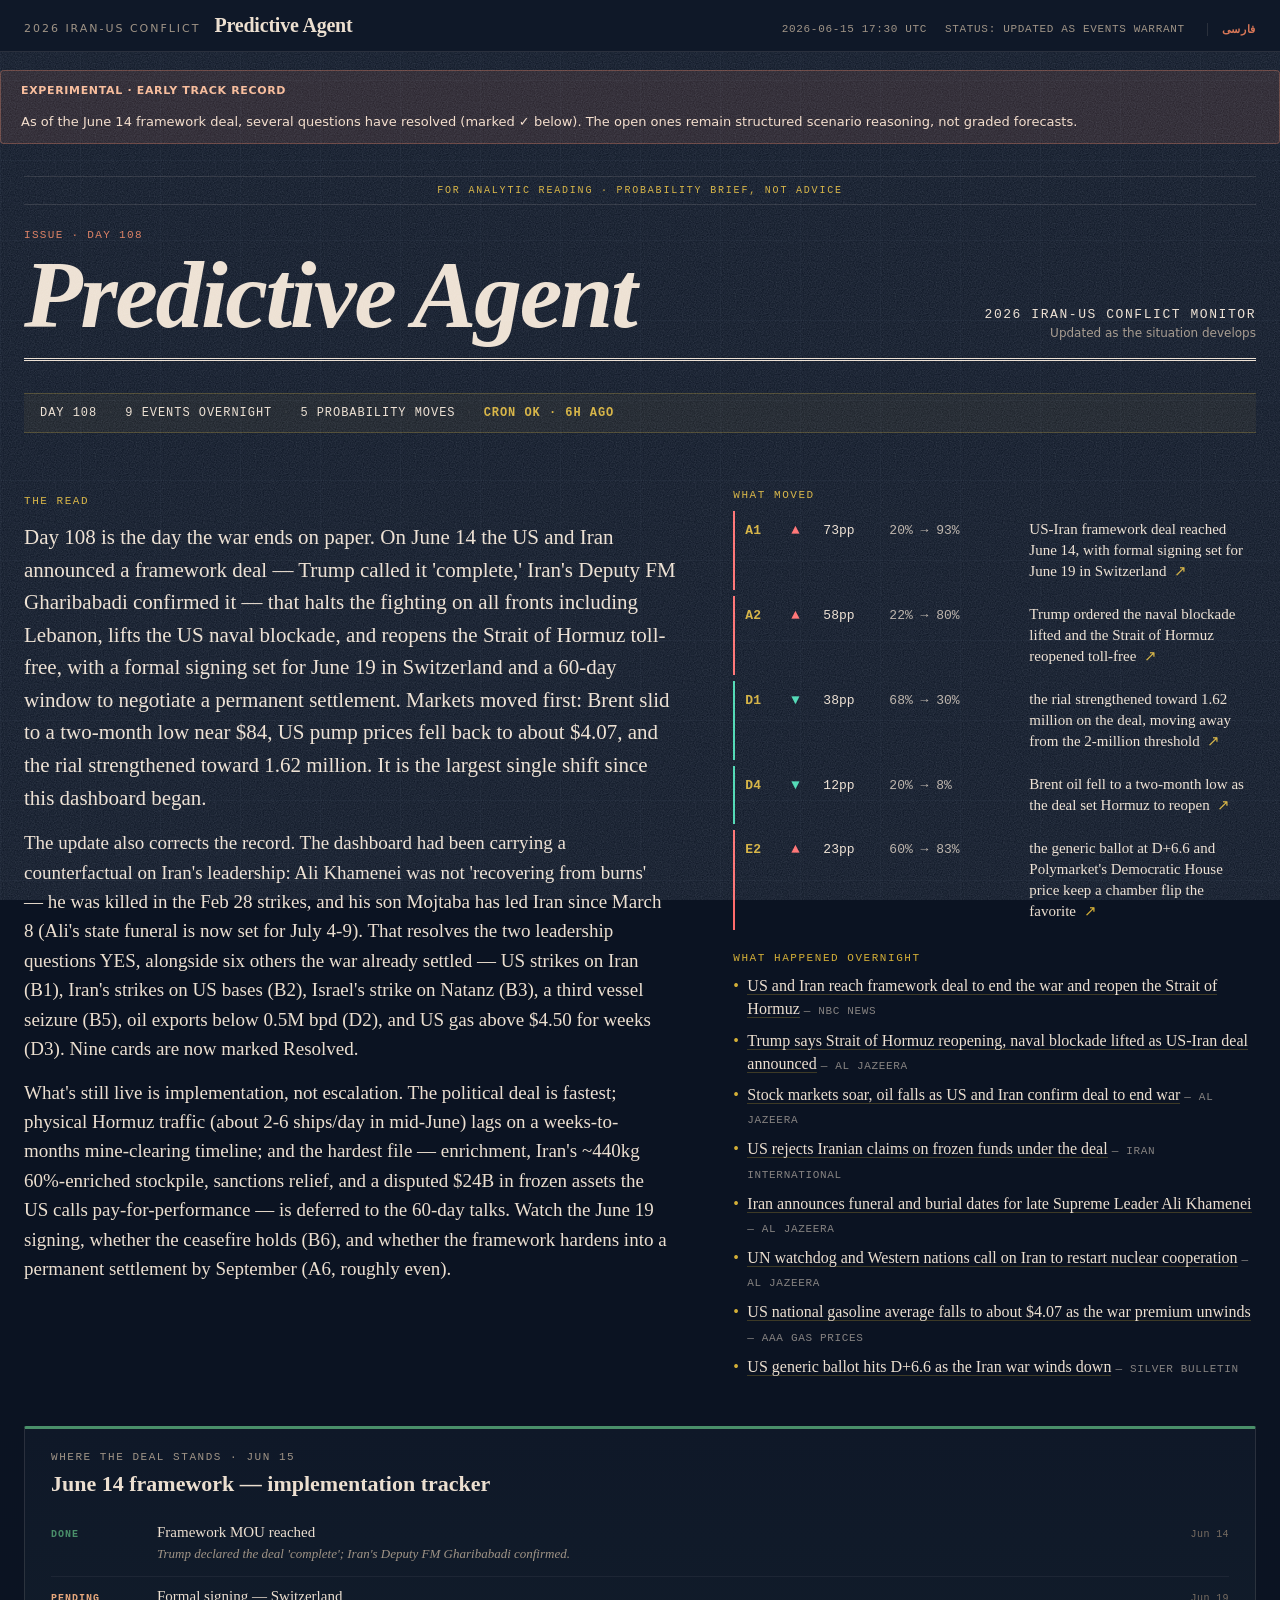
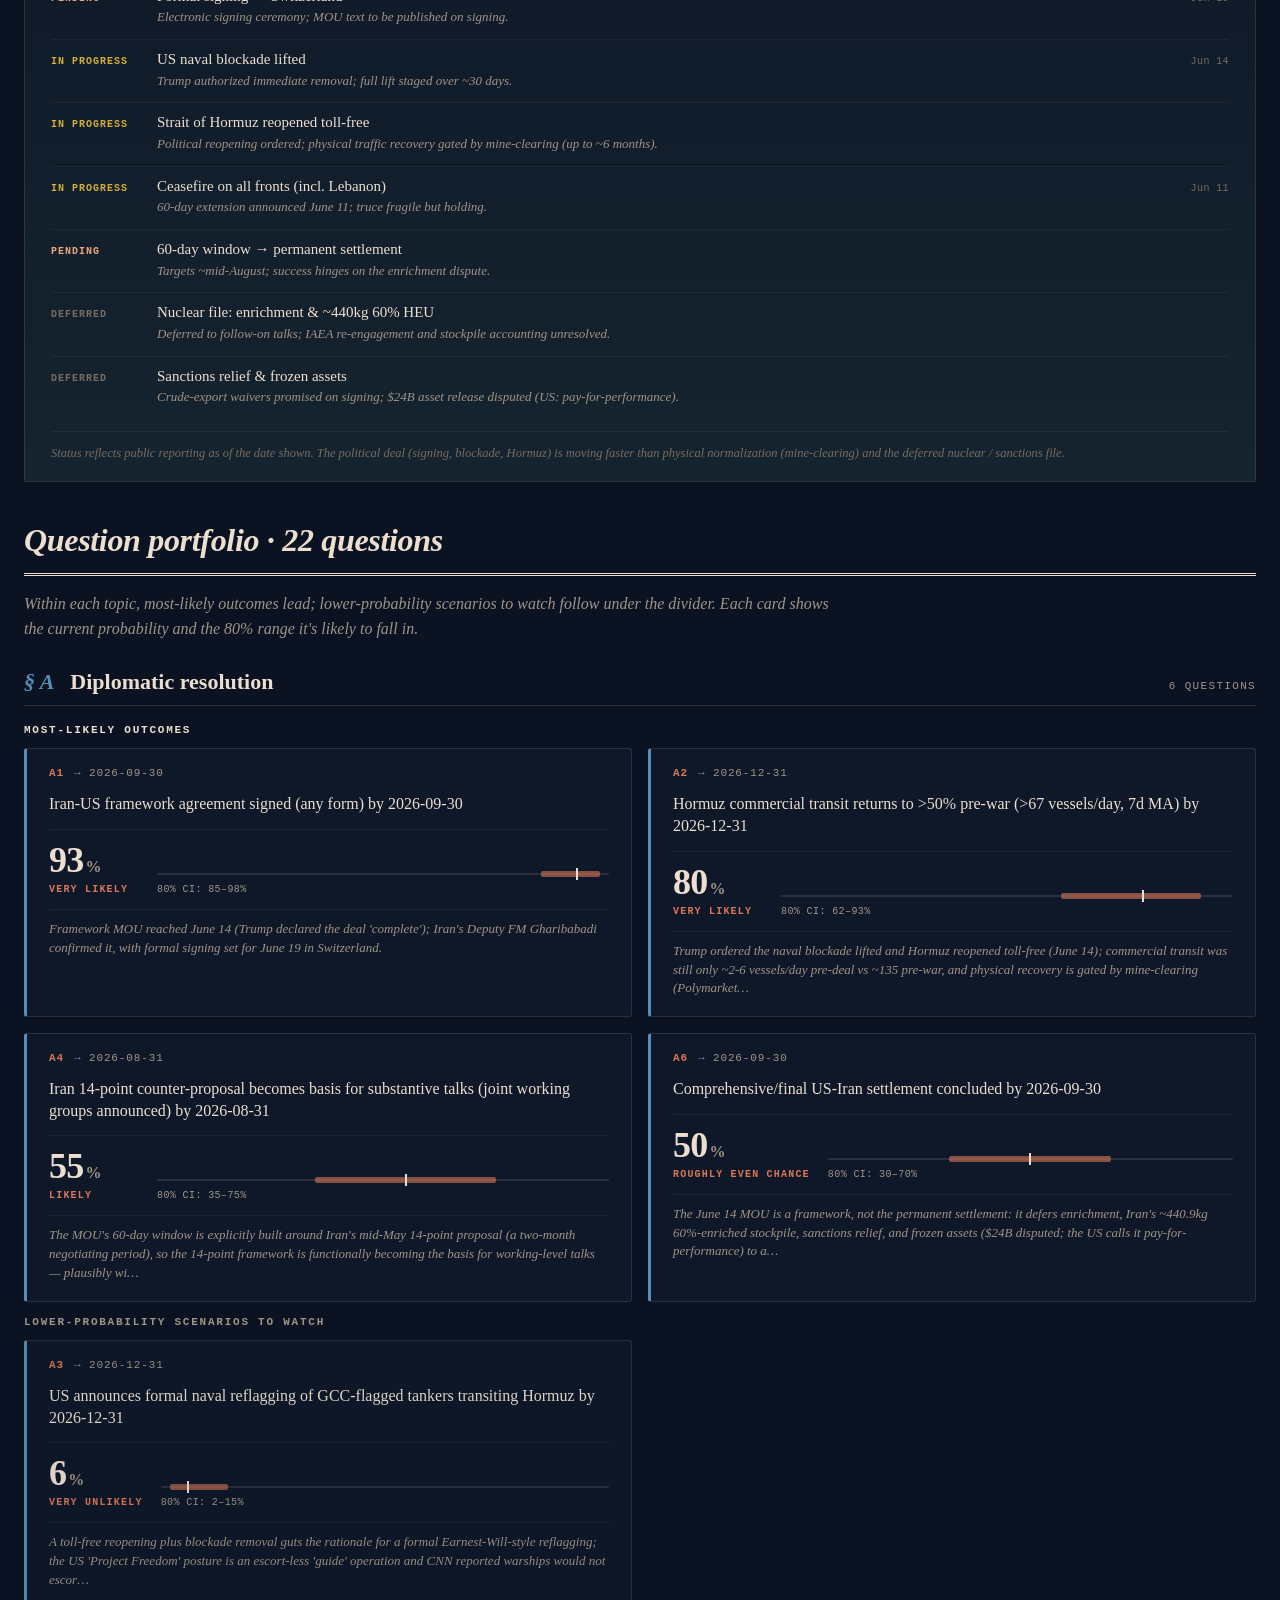
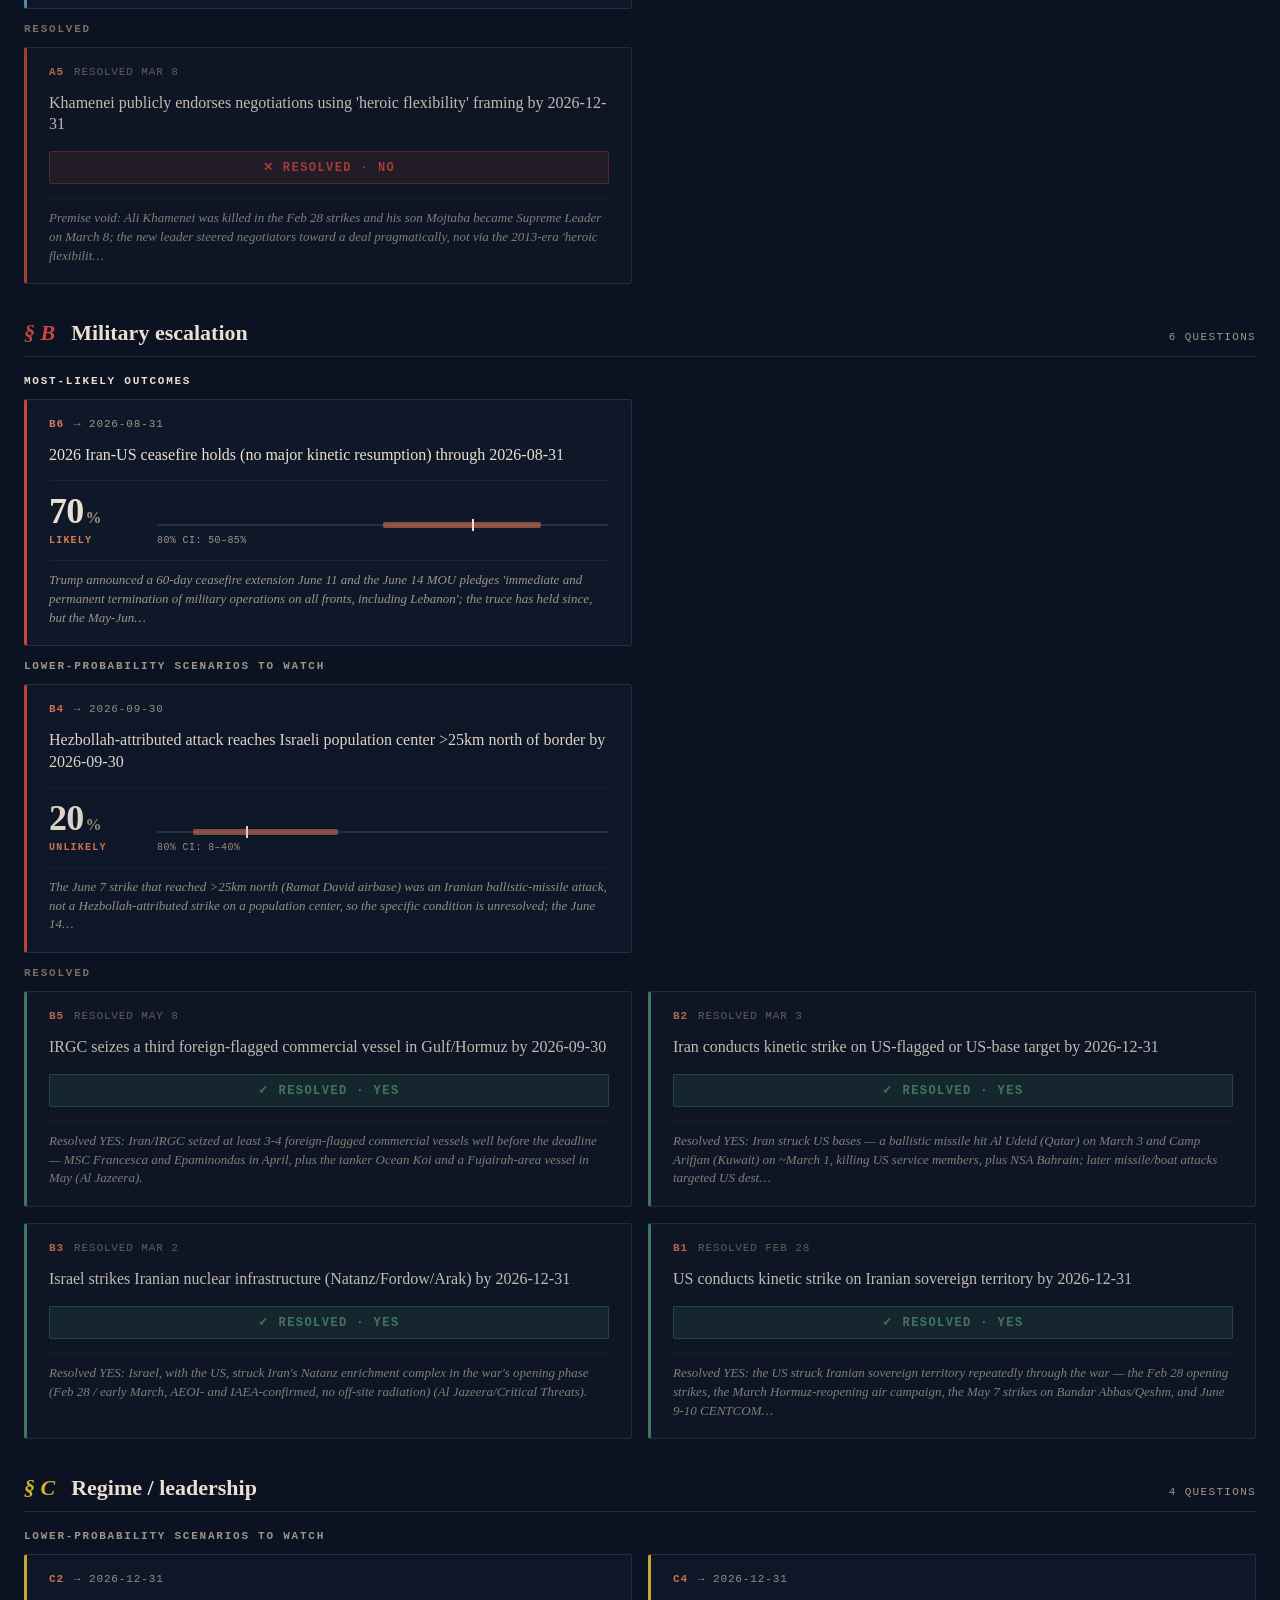
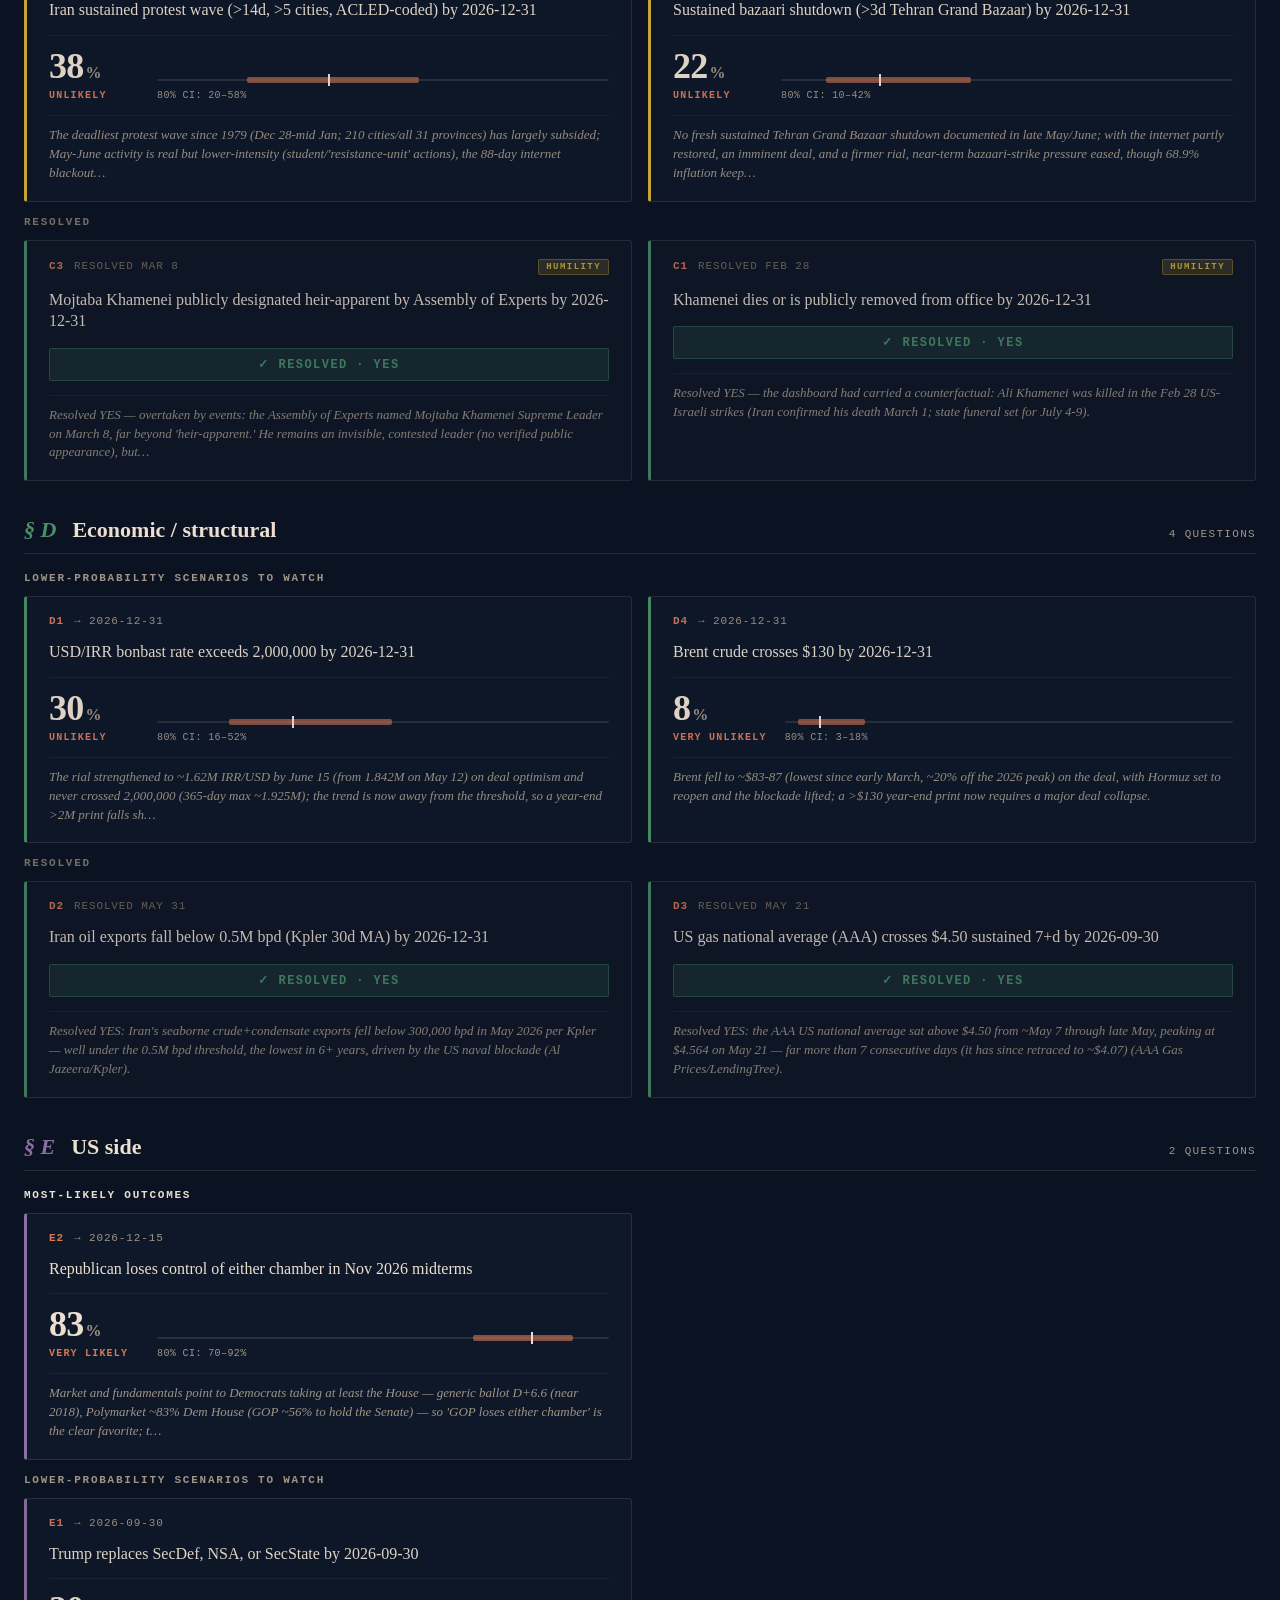
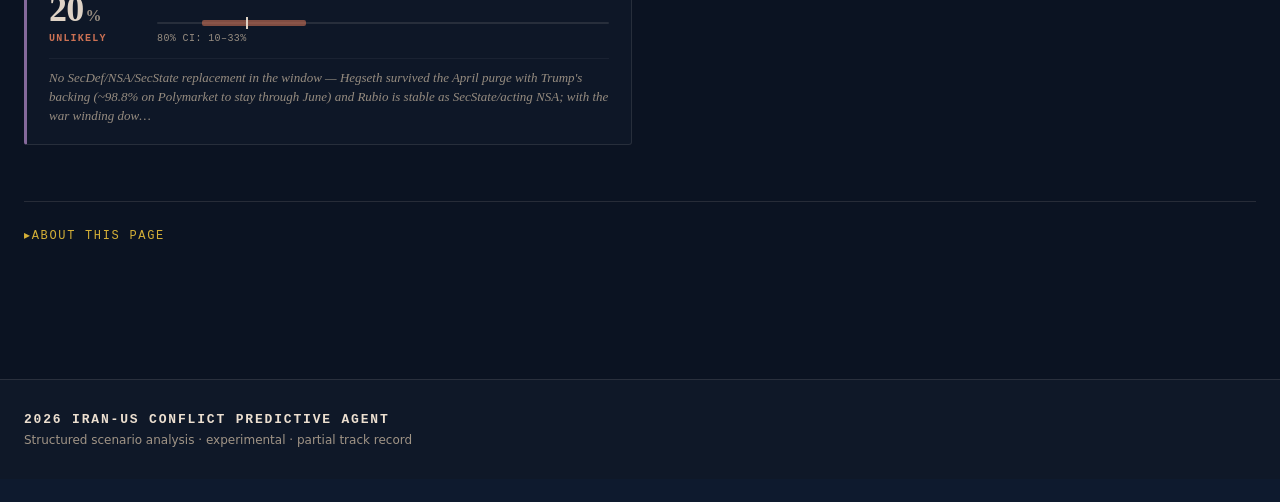
<file: public.html>
<!DOCTYPE html>
<html lang="en" dir="ltr">
<head>
  <meta charset="UTF-8" />
  <meta name="viewport" content="width=device-width, initial-scale=1.0" />
  <meta name="theme-color" content="#0b1322" />
  <title>2026 Iran Conflict — Predictive Agent (Public)</title>
  <meta property="og:title" content="2026 Iran Conflict — Predictive Agent (Public)" />
  <meta property="og:description" content="Probability brief on 22 questions about the 2026 Iran-US conflict — now tracking the June 2026 framework deal. Experimental · partial track record." />
  <meta property="og:type" content="article" />
  <meta name="description" content="Probability brief on 22 questions about the 2026 Iran-US conflict — now tracking the June 2026 framework deal. Experimental · partial track record." />
  <link rel="stylesheet" href="dashboard.css" />
  
  <link rel="canonical" href="https://iran-war-public.vercel.app/" />
  <link rel="alternate" hreflang="en" href="https://iran-war-public.vercel.app/" />
  <link rel="alternate" hreflang="fa" href="https://iran-war-public.vercel.app/fa.html" />
</head>
<body class="agent-v2 lang-en">

  <div class="topbar">
    <div class="topbar-inner">
      <div class="topbar-l">
        <span class="topbar-eyebrow">2026 Iran-US Conflict</span>
        <span class="topbar-title">Predictive Agent</span>
      </div>
      <div class="topbar-r">
        <span class="topbar-meta">2026-06-15 17:30 UTC</span>
        <span class="topbar-meta">Status: Updated as events warrant</span>
        <a class="topbar-meta lang-toggle" href="/fa.html" hreflang="fa" rel="alternate">فارسی</a>
      </div>
    </div>
  </div>

  <div class="experimental-banner agent-banner">
    <strong>EXPERIMENTAL · EARLY TRACK RECORD</strong>
    <span>As of the June 14 framework deal, several questions have resolved (marked ✓ below). The open ones remain structured scenario reasoning, not graded forecasts.</span>
  </div>

  <main class="agent-page" role="main" aria-label="Predictive Agent">

    <header class="agent-masthead" role="banner" aria-label="2026 IRAN-US CONFLICT MONITOR">
      <div class="masthead-class">For analytic reading · Probability brief, not advice</div>
      <div class="masthead-row">
        <div class="masthead-l">
          <div class="masthead-eyebrow">Issue · Day 108</div>
          <h1 class="masthead-title">Predictive Agent</h1>
        </div>
        <div class="masthead-r">
          <div class="masthead-publisher">2026 IRAN-US CONFLICT MONITOR</div>
          <div class="masthead-publisher-sub">Updated as the situation develops</div>
        </div>
      </div>
      <div class="masthead-rule"></div>
    </header>

    <div class="morning-brief"><div class="brief-strip brief-strip-fresh" role="status"><span class="brief-strip-day">Day 108</span><span class="brief-strip-sep">·</span><span class="brief-strip-events">9 events overnight</span><span class="brief-strip-sep">·</span><span class="brief-strip-moves">5 probability moves</span><span class="brief-strip-sep">·</span><span class="brief-strip-status">cron OK · 6h ago</span></div><section class="brief-read" role="region" aria-label="The read"><div class="brief-read-eyebrow">The read</div><p class="brief-read-p">Day 108 is the day the war ends on paper. On June 14 the US and Iran announced a framework deal — Trump called it 'complete,' Iran's Deputy FM Gharibabadi confirmed it — that halts the fighting on all fronts including Lebanon, lifts the US naval blockade, and reopens the Strait of Hormuz toll-free, with a formal signing set for June 19 in Switzerland and a 60-day window to negotiate a permanent settlement. Markets moved first: Brent slid to a two-month low near $84, US pump prices fell back to about $4.07, and the rial strengthened toward 1.62 million. It is the largest single shift since this dashboard began.</p>
<p class="brief-read-p">The update also corrects the record. The dashboard had been carrying a counterfactual on Iran's leadership: Ali Khamenei was not 'recovering from burns' — he was killed in the Feb 28 strikes, and his son Mojtaba has led Iran since March 8 (Ali's state funeral is now set for July 4-9). That resolves the two leadership questions YES, alongside six others the war already settled — US strikes on Iran (B1), Iran's strikes on US bases (B2), Israel's strike on Natanz (B3), a third vessel seizure (B5), oil exports below 0.5M bpd (D2), and US gas above $4.50 for weeks (D3). Nine cards are now marked Resolved.</p>
<p class="brief-read-p">What's still live is implementation, not escalation. The political deal is fastest; physical Hormuz traffic (about 2-6 ships/day in mid-June) lags on a weeks-to-months mine-clearing timeline; and the hardest file — enrichment, Iran's ~440kg 60%-enriched stockpile, sanctions relief, and a disputed $24B in frozen assets the US calls pay-for-performance — is deferred to the 60-day talks. Watch the June 19 signing, whether the ceasefire holds (B6), and whether the framework hardens into a permanent settlement by September (A6, roughly even).</p></section><div class="brief-right-col"><section class="brief-movers" role="region" aria-label="What moved"><div class="brief-movers-eyebrow">What moved</div><ul class="brief-mover-list"><li class="brief-mover-row mover-up"><span class="brief-mover-qid">A1</span><span class="brief-mover-arrow">▲</span><span class="brief-mover-delta">73pp</span><span class="brief-mover-vals">20% → 93%</span><span class="brief-mover-why">US-Iran framework deal reached June 14, with formal signing set for June 19 in Switzerland <a class="brief-mover-cite" href="https://www.nbcnews.com/news/us-news/deal-reached-united-states-iran-war-rcna350039" target="_blank" rel="noopener">↗</a></span></li><li class="brief-mover-row mover-up"><span class="brief-mover-qid">A2</span><span class="brief-mover-arrow">▲</span><span class="brief-mover-delta">58pp</span><span class="brief-mover-vals">22% → 80%</span><span class="brief-mover-why">Trump ordered the naval blockade lifted and the Strait of Hormuz reopened toll-free <a class="brief-mover-cite" href="https://www.aljazeera.com/news/2026/6/14/us-iran-ceasefire-deal-announced-trump-says-strait-of-hormuz-reopening" target="_blank" rel="noopener">↗</a></span></li><li class="brief-mover-row mover-down"><span class="brief-mover-qid">D1</span><span class="brief-mover-arrow">▼</span><span class="brief-mover-delta">38pp</span><span class="brief-mover-vals">68% → 30%</span><span class="brief-mover-why">the rial strengthened toward 1.62 million on the deal, moving away from the 2-million threshold <a class="brief-mover-cite" href="https://alanchand.com/en/currencies-price/usd" target="_blank" rel="noopener">↗</a></span></li><li class="brief-mover-row mover-down"><span class="brief-mover-qid">D4</span><span class="brief-mover-arrow">▼</span><span class="brief-mover-delta">12pp</span><span class="brief-mover-vals">20% → 8%</span><span class="brief-mover-why">Brent oil fell to a two-month low as the deal set Hormuz to reopen <a class="brief-mover-cite" href="https://www.aljazeera.com/economy/2026/6/15/stock-markets-soar-oil-falls-as-us-iran-confirm-deal-to-end-war" target="_blank" rel="noopener">↗</a></span></li><li class="brief-mover-row mover-up"><span class="brief-mover-qid">E2</span><span class="brief-mover-arrow">▲</span><span class="brief-mover-delta">23pp</span><span class="brief-mover-vals">60% → 83%</span><span class="brief-mover-why">the generic ballot at D+6.6 and Polymarket's Democratic House price keep a chamber flip the favorite <a class="brief-mover-cite" href="https://www.natesilver.net/p/generic-ballot-average-2026-nate-silver-bulletin-congress-polls" target="_blank" rel="noopener">↗</a></span></li></ul></section><section class="brief-events" role="region" aria-label="What happened overnight"><div class="brief-events-eyebrow">What happened overnight</div><ul class="brief-event-list"><li class="brief-event-row"><a class="brief-event-headline" href="https://www.nbcnews.com/news/us-news/deal-reached-united-states-iran-war-rcna350039" target="_blank" rel="noopener">US and Iran reach framework deal to end the war and reopen the Strait of Hormuz</a> <span class="brief-event-source">— NBC News</span></li><li class="brief-event-row"><a class="brief-event-headline" href="https://www.aljazeera.com/news/2026/6/14/us-iran-ceasefire-deal-announced-trump-says-strait-of-hormuz-reopening" target="_blank" rel="noopener">Trump says Strait of Hormuz reopening, naval blockade lifted as US-Iran deal announced</a> <span class="brief-event-source">— Al Jazeera</span></li><li class="brief-event-row"><a class="brief-event-headline" href="https://www.aljazeera.com/economy/2026/6/15/stock-markets-soar-oil-falls-as-us-iran-confirm-deal-to-end-war" target="_blank" rel="noopener">Stock markets soar, oil falls as US and Iran confirm deal to end war</a> <span class="brief-event-source">— Al Jazeera</span></li><li class="brief-event-row"><a class="brief-event-headline" href="https://www.iranintl.com/en/202606159822" target="_blank" rel="noopener">US rejects Iranian claims on frozen funds under the deal</a> <span class="brief-event-source">— Iran International</span></li><li class="brief-event-row"><a class="brief-event-headline" href="https://www.aljazeera.com/news/2026/6/13/iran-announces-funeral-burial-dates-for-late-supreme-leader-khamenei" target="_blank" rel="noopener">Iran announces funeral and burial dates for late Supreme Leader Ali Khamenei</a> <span class="brief-event-source">— Al Jazeera</span></li><li class="brief-event-row"><a class="brief-event-headline" href="https://www.aljazeera.com/news/2026/6/8/un-watchdog-western-nations-call-on-iran-to-restart-nuclear-cooperation" target="_blank" rel="noopener">UN watchdog and Western nations call on Iran to restart nuclear cooperation</a> <span class="brief-event-source">— Al Jazeera</span></li><li class="brief-event-row"><a class="brief-event-headline" href="https://gasprices.aaa.com/" target="_blank" rel="noopener">US national gasoline average falls to about $4.07 as the war premium unwinds</a> <span class="brief-event-source">— AAA Gas Prices</span></li><li class="brief-event-row"><a class="brief-event-headline" href="https://www.natesilver.net/p/generic-ballot-average-2026-nate-silver-bulletin-congress-polls" target="_blank" rel="noopener">US generic ballot hits D+6.6 as the Iran war winds down</a> <span class="brief-event-source">— Silver Bulletin</span></li></ul></section></div></div>

    
      <section class="deal-tracker" role="region" aria-label="June 14 framework — implementation tracker">
        <div class="deal-tracker-eyebrow">Where the deal stands · <bdi dir="ltr">Jun 15</bdi></div>
        <h2 class="deal-tracker-h" dir="auto">June 14 framework — implementation tracker</h2>
        <ul class="deal-tracker-list">
          <li class="deal-item deal-item-done"><span class="deal-status deal-status-done">Done</span><span class="deal-body"><span class="deal-label" dir="auto">Framework MOU reached</span><span class="deal-detail" dir="auto">Trump declared the deal 'complete'; Iran's Deputy FM Gharibabadi confirmed.</span></span><bdi class="deal-date" dir="ltr">Jun 14</bdi></li><li class="deal-item deal-item-pending"><span class="deal-status deal-status-pending">Pending</span><span class="deal-body"><span class="deal-label" dir="auto">Formal signing — Switzerland</span><span class="deal-detail" dir="auto">Electronic signing ceremony; MOU text to be published on signing.</span></span><bdi class="deal-date" dir="ltr">Jun 19</bdi></li><li class="deal-item deal-item-progress"><span class="deal-status deal-status-progress">In progress</span><span class="deal-body"><span class="deal-label" dir="auto">US naval blockade lifted</span><span class="deal-detail" dir="auto">Trump authorized immediate removal; full lift staged over ~30 days.</span></span><bdi class="deal-date" dir="ltr">Jun 14</bdi></li><li class="deal-item deal-item-progress"><span class="deal-status deal-status-progress">In progress</span><span class="deal-body"><span class="deal-label" dir="auto">Strait of Hormuz reopened toll-free</span><span class="deal-detail" dir="auto">Political reopening ordered; physical traffic recovery gated by mine-clearing (up to ~6 months).</span></span></li><li class="deal-item deal-item-progress"><span class="deal-status deal-status-progress">In progress</span><span class="deal-body"><span class="deal-label" dir="auto">Ceasefire on all fronts (incl. Lebanon)</span><span class="deal-detail" dir="auto">60-day extension announced June 11; truce fragile but holding.</span></span><bdi class="deal-date" dir="ltr">Jun 11</bdi></li><li class="deal-item deal-item-pending"><span class="deal-status deal-status-pending">Pending</span><span class="deal-body"><span class="deal-label" dir="auto">60-day window → permanent settlement</span><span class="deal-detail" dir="auto">Targets ~mid-August; success hinges on the enrichment dispute.</span></span></li><li class="deal-item deal-item-deferred"><span class="deal-status deal-status-deferred">Deferred</span><span class="deal-body"><span class="deal-label" dir="auto">Nuclear file: enrichment &amp; ~440kg 60% HEU</span><span class="deal-detail" dir="auto">Deferred to follow-on talks; IAEA re-engagement and stockpile accounting unresolved.</span></span></li><li class="deal-item deal-item-deferred"><span class="deal-status deal-status-deferred">Deferred</span><span class="deal-body"><span class="deal-label" dir="auto">Sanctions relief &amp; frozen assets</span><span class="deal-detail" dir="auto">Crude-export waivers promised on signing; $24B asset release disputed (US: pay-for-performance).</span></span></li>
        </ul>
        <p class="deal-tracker-foot">Status reflects public reporting as of the date shown. The political deal (signing, blockade, Hormuz) is moving faster than physical normalization (mine-clearing) and the deferred nuclear / sanctions file.</p>
      </section>
    

    <section class="board" role="region" aria-label="Question portfolio · 22 questions"><h2 class="board-h">Question portfolio · 22 questions</h2>
<p class="board-sub">Within each topic, most-likely outcomes lead; lower-probability scenarios to watch follow under the divider. Each card shows the current probability and the 80% range it's likely to fall in.</p>


          <div class="board-cat board-cat-diplomacy">
            <header class="board-cat-head">
              <span class="board-cat-num">§ A</span>
              <h3 class="board-cat-title">Diplomatic resolution</h3>
              <span class="board-cat-count">6 questions</span>
            </header>
            
              <div class="board-cluster board-cluster-likely">
                <h4 class="board-cluster-h">Most-likely outcomes</h4>
                <div class="board-grid">
                  
      <article class="qcard qcard-cat-diplomacy qcard-prob-very-likely" id="q-A1">
        <header class="qcard-head">
          <span class="qcard-id">A1</span>
          <bdi class="qcard-deadline" dir="ltr">→ 2026-09-30</bdi>
          <span class="qcard-flags"></span>
        </header>
        <h3 class="qcard-question" dir="auto">Iran-US framework agreement signed (any form) by 2026-09-30</h3>
        <div class="qcard-numbers">
          <div class="qcard-prob">
            <span class="qcard-prob-num">93<span class="qcard-prob-pct">%</span></span>
            <span class="qcard-prob-label">very likely</span>
          </div>
          <div class="qcard-ci">
            <span class="qcard-ci-bar" aria-label="80% CI: 85–98%">
              <span class="qcard-ci-track"></span>
              <span class="qcard-ci-fill" style="left: 85%; width: 13%"></span>
              <span class="qcard-ci-mark" style="left: 93%"></span>
            </span>
            <span class="qcard-ci-label">80% CI: <bdi dir="ltr">85–98%</bdi></span>
          </div>
        </div>
        <p class="qcard-note" dir="auto">Framework MOU reached June 14 (Trump declared the deal 'complete'); Iran's Deputy FM Gharibabadi confirmed it, with formal signing set for June 19 in Switzerland.</p>
      </article>
    
      <article class="qcard qcard-cat-diplomacy qcard-prob-very-likely" id="q-A2">
        <header class="qcard-head">
          <span class="qcard-id">A2</span>
          <bdi class="qcard-deadline" dir="ltr">→ 2026-12-31</bdi>
          <span class="qcard-flags"></span>
        </header>
        <h3 class="qcard-question" dir="auto">Hormuz commercial transit returns to &gt;50% pre-war (&gt;67 vessels/day, 7d MA) by 2026-12-31</h3>
        <div class="qcard-numbers">
          <div class="qcard-prob">
            <span class="qcard-prob-num">80<span class="qcard-prob-pct">%</span></span>
            <span class="qcard-prob-label">very likely</span>
          </div>
          <div class="qcard-ci">
            <span class="qcard-ci-bar" aria-label="80% CI: 62–93%">
              <span class="qcard-ci-track"></span>
              <span class="qcard-ci-fill" style="left: 62%; width: 31%"></span>
              <span class="qcard-ci-mark" style="left: 80%"></span>
            </span>
            <span class="qcard-ci-label">80% CI: <bdi dir="ltr">62–93%</bdi></span>
          </div>
        </div>
        <p class="qcard-note" dir="auto">Trump ordered the naval blockade lifted and Hormuz reopened toll-free (June 14); commercial transit was still only ~2-6 vessels/day pre-deal vs ~135 pre-war, and physical recovery is gated by mine-clearing (Polymarket…</p>
      </article>
    
      <article class="qcard qcard-cat-diplomacy qcard-prob-likely" id="q-A4">
        <header class="qcard-head">
          <span class="qcard-id">A4</span>
          <bdi class="qcard-deadline" dir="ltr">→ 2026-08-31</bdi>
          <span class="qcard-flags"></span>
        </header>
        <h3 class="qcard-question" dir="auto">Iran 14-point counter-proposal becomes basis for substantive talks (joint working groups announced) by 2026-08-31</h3>
        <div class="qcard-numbers">
          <div class="qcard-prob">
            <span class="qcard-prob-num">55<span class="qcard-prob-pct">%</span></span>
            <span class="qcard-prob-label">likely</span>
          </div>
          <div class="qcard-ci">
            <span class="qcard-ci-bar" aria-label="80% CI: 35–75%">
              <span class="qcard-ci-track"></span>
              <span class="qcard-ci-fill" style="left: 35%; width: 40%"></span>
              <span class="qcard-ci-mark" style="left: 55%"></span>
            </span>
            <span class="qcard-ci-label">80% CI: <bdi dir="ltr">35–75%</bdi></span>
          </div>
        </div>
        <p class="qcard-note" dir="auto">The MOU's 60-day window is explicitly built around Iran's mid-May 14-point proposal (a two-month negotiating period), so the 14-point framework is functionally becoming the basis for working-level talks — plausibly wi…</p>
      </article>
    
      <article class="qcard qcard-cat-diplomacy qcard-prob-roughly-even-chance" id="q-A6">
        <header class="qcard-head">
          <span class="qcard-id">A6</span>
          <bdi class="qcard-deadline" dir="ltr">→ 2026-09-30</bdi>
          <span class="qcard-flags"></span>
        </header>
        <h3 class="qcard-question" dir="auto">Comprehensive/final US-Iran settlement concluded by 2026-09-30</h3>
        <div class="qcard-numbers">
          <div class="qcard-prob">
            <span class="qcard-prob-num">50<span class="qcard-prob-pct">%</span></span>
            <span class="qcard-prob-label">roughly even chance</span>
          </div>
          <div class="qcard-ci">
            <span class="qcard-ci-bar" aria-label="80% CI: 30–70%">
              <span class="qcard-ci-track"></span>
              <span class="qcard-ci-fill" style="left: 30%; width: 40%"></span>
              <span class="qcard-ci-mark" style="left: 50%"></span>
            </span>
            <span class="qcard-ci-label">80% CI: <bdi dir="ltr">30–70%</bdi></span>
          </div>
        </div>
        <p class="qcard-note" dir="auto">The June 14 MOU is a framework, not the permanent settlement: it defers enrichment, Iran's ~440.9kg 60%-enriched stockpile, sanctions relief, and frozen assets ($24B disputed; the US calls it pay-for-performance) to a…</p>
      </article>
    
                </div>
              </div>
            <hr class="board-cluster-divider" aria-hidden="true" />
              <div class="board-cluster board-cluster-tail">
                <h4 class="board-cluster-h">Lower-probability scenarios to watch</h4>
                <div class="board-grid">
                  
      <article class="qcard qcard-cat-diplomacy qcard-prob-very-unlikely" id="q-A3">
        <header class="qcard-head">
          <span class="qcard-id">A3</span>
          <bdi class="qcard-deadline" dir="ltr">→ 2026-12-31</bdi>
          <span class="qcard-flags"></span>
        </header>
        <h3 class="qcard-question" dir="auto">US announces formal naval reflagging of GCC-flagged tankers transiting Hormuz by 2026-12-31</h3>
        <div class="qcard-numbers">
          <div class="qcard-prob">
            <span class="qcard-prob-num">6<span class="qcard-prob-pct">%</span></span>
            <span class="qcard-prob-label">very unlikely</span>
          </div>
          <div class="qcard-ci">
            <span class="qcard-ci-bar" aria-label="80% CI: 2–15%">
              <span class="qcard-ci-track"></span>
              <span class="qcard-ci-fill" style="left: 2%; width: 13%"></span>
              <span class="qcard-ci-mark" style="left: 6%"></span>
            </span>
            <span class="qcard-ci-label">80% CI: <bdi dir="ltr">2–15%</bdi></span>
          </div>
        </div>
        <p class="qcard-note" dir="auto">A toll-free reopening plus blockade removal guts the rationale for a formal Earnest-Will-style reflagging; the US 'Project Freedom' posture is an escort-less 'guide' operation and CNN reported warships would not escor…</p>
      </article>
    
                </div>
              </div>
            <hr class="board-cluster-divider" aria-hidden="true" />
              <div class="board-cluster board-cluster-resolved">
                <h4 class="board-cluster-h">Resolved</h4>
                <div class="board-grid">
                  
      <article class="qcard qcard-cat-diplomacy qcard-resolved qcard-resolved-no" id="q-A5">
        <header class="qcard-head">
          <span class="qcard-id">A5</span>
          <bdi class="qcard-resolved-on" dir="ltr">resolved Mar 8</bdi>
          <span class="qcard-flags"></span>
        </header>
        <h3 class="qcard-question" dir="auto">Khamenei publicly endorses negotiations using 'heroic flexibility' framing by 2026-12-31</h3>
        <div class="qcard-resolved-badge qcard-resolved-badge-no">✕ RESOLVED · NO</div>
        <p class="qcard-note" dir="auto">Premise void: Ali Khamenei was killed in the Feb 28 strikes and his son Mojtaba became Supreme Leader on March 8; the new leader steered negotiators toward a deal pragmatically, not via the 2013-era 'heroic flexibilit…</p>
      </article>
    
                </div>
              </div>
            
          </div>
        

          <div class="board-cat board-cat-military">
            <header class="board-cat-head">
              <span class="board-cat-num">§ B</span>
              <h3 class="board-cat-title">Military escalation</h3>
              <span class="board-cat-count">6 questions</span>
            </header>
            
              <div class="board-cluster board-cluster-likely">
                <h4 class="board-cluster-h">Most-likely outcomes</h4>
                <div class="board-grid">
                  
      <article class="qcard qcard-cat-military qcard-prob-likely" id="q-B6">
        <header class="qcard-head">
          <span class="qcard-id">B6</span>
          <bdi class="qcard-deadline" dir="ltr">→ 2026-08-31</bdi>
          <span class="qcard-flags"></span>
        </header>
        <h3 class="qcard-question" dir="auto">2026 Iran-US ceasefire holds (no major kinetic resumption) through 2026-08-31</h3>
        <div class="qcard-numbers">
          <div class="qcard-prob">
            <span class="qcard-prob-num">70<span class="qcard-prob-pct">%</span></span>
            <span class="qcard-prob-label">likely</span>
          </div>
          <div class="qcard-ci">
            <span class="qcard-ci-bar" aria-label="80% CI: 50–85%">
              <span class="qcard-ci-track"></span>
              <span class="qcard-ci-fill" style="left: 50%; width: 35%"></span>
              <span class="qcard-ci-mark" style="left: 70%"></span>
            </span>
            <span class="qcard-ci-label">80% CI: <bdi dir="ltr">50–85%</bdi></span>
          </div>
        </div>
        <p class="qcard-note" dir="auto">Trump announced a 60-day ceasefire extension June 11 and the June 14 MOU pledges 'immediate and permanent termination of military operations on all fronts, including Lebanon'; the truce has held since, but the May-Jun…</p>
      </article>
    
                </div>
              </div>
            <hr class="board-cluster-divider" aria-hidden="true" />
              <div class="board-cluster board-cluster-tail">
                <h4 class="board-cluster-h">Lower-probability scenarios to watch</h4>
                <div class="board-grid">
                  
      <article class="qcard qcard-cat-military qcard-prob-unlikely" id="q-B4">
        <header class="qcard-head">
          <span class="qcard-id">B4</span>
          <bdi class="qcard-deadline" dir="ltr">→ 2026-09-30</bdi>
          <span class="qcard-flags"></span>
        </header>
        <h3 class="qcard-question" dir="auto">Hezbollah-attributed attack reaches Israeli population center &gt;25km north of border by 2026-09-30</h3>
        <div class="qcard-numbers">
          <div class="qcard-prob">
            <span class="qcard-prob-num">20<span class="qcard-prob-pct">%</span></span>
            <span class="qcard-prob-label">unlikely</span>
          </div>
          <div class="qcard-ci">
            <span class="qcard-ci-bar" aria-label="80% CI: 8–40%">
              <span class="qcard-ci-track"></span>
              <span class="qcard-ci-fill" style="left: 8%; width: 32%"></span>
              <span class="qcard-ci-mark" style="left: 20%"></span>
            </span>
            <span class="qcard-ci-label">80% CI: <bdi dir="ltr">8–40%</bdi></span>
          </div>
        </div>
        <p class="qcard-note" dir="auto">The June 7 strike that reached &gt;25km north (Ramat David airbase) was an Iranian ballistic-missile attack, not a Hezbollah-attributed strike on a population center, so the specific condition is unresolved; the June 14…</p>
      </article>
    
                </div>
              </div>
            <hr class="board-cluster-divider" aria-hidden="true" />
              <div class="board-cluster board-cluster-resolved">
                <h4 class="board-cluster-h">Resolved</h4>
                <div class="board-grid">
                  
      <article class="qcard qcard-cat-military qcard-resolved qcard-resolved-yes" id="q-B5">
        <header class="qcard-head">
          <span class="qcard-id">B5</span>
          <bdi class="qcard-resolved-on" dir="ltr">resolved May 8</bdi>
          <span class="qcard-flags"></span>
        </header>
        <h3 class="qcard-question" dir="auto">IRGC seizes a third foreign-flagged commercial vessel in Gulf/Hormuz by 2026-09-30</h3>
        <div class="qcard-resolved-badge qcard-resolved-badge-yes">✓ RESOLVED · YES</div>
        <p class="qcard-note" dir="auto">Resolved YES: Iran/IRGC seized at least 3-4 foreign-flagged commercial vessels well before the deadline — MSC Francesca and Epaminondas in April, plus the tanker Ocean Koi and a Fujairah-area vessel in May (Al Jazeera).</p>
      </article>
    
      <article class="qcard qcard-cat-military qcard-resolved qcard-resolved-yes" id="q-B2">
        <header class="qcard-head">
          <span class="qcard-id">B2</span>
          <bdi class="qcard-resolved-on" dir="ltr">resolved Mar 3</bdi>
          <span class="qcard-flags"></span>
        </header>
        <h3 class="qcard-question" dir="auto">Iran conducts kinetic strike on US-flagged or US-base target by 2026-12-31</h3>
        <div class="qcard-resolved-badge qcard-resolved-badge-yes">✓ RESOLVED · YES</div>
        <p class="qcard-note" dir="auto">Resolved YES: Iran struck US bases — a ballistic missile hit Al Udeid (Qatar) on March 3 and Camp Arifjan (Kuwait) on ~March 1, killing US service members, plus NSA Bahrain; later missile/boat attacks targeted US dest…</p>
      </article>
    
      <article class="qcard qcard-cat-military qcard-resolved qcard-resolved-yes" id="q-B3">
        <header class="qcard-head">
          <span class="qcard-id">B3</span>
          <bdi class="qcard-resolved-on" dir="ltr">resolved Mar 2</bdi>
          <span class="qcard-flags"></span>
        </header>
        <h3 class="qcard-question" dir="auto">Israel strikes Iranian nuclear infrastructure (Natanz/Fordow/Arak) by 2026-12-31</h3>
        <div class="qcard-resolved-badge qcard-resolved-badge-yes">✓ RESOLVED · YES</div>
        <p class="qcard-note" dir="auto">Resolved YES: Israel, with the US, struck Iran's Natanz enrichment complex in the war's opening phase (Feb 28 / early March, AEOI- and IAEA-confirmed, no off-site radiation) (Al Jazeera/Critical Threats).</p>
      </article>
    
      <article class="qcard qcard-cat-military qcard-resolved qcard-resolved-yes" id="q-B1">
        <header class="qcard-head">
          <span class="qcard-id">B1</span>
          <bdi class="qcard-resolved-on" dir="ltr">resolved Feb 28</bdi>
          <span class="qcard-flags"></span>
        </header>
        <h3 class="qcard-question" dir="auto">US conducts kinetic strike on Iranian sovereign territory by 2026-12-31</h3>
        <div class="qcard-resolved-badge qcard-resolved-badge-yes">✓ RESOLVED · YES</div>
        <p class="qcard-note" dir="auto">Resolved YES: the US struck Iranian sovereign territory repeatedly through the war — the Feb 28 opening strikes, the March Hormuz-reopening air campaign, the May 7 strikes on Bandar Abbas/Qeshm, and June 9-10 CENTCOM…</p>
      </article>
    
                </div>
              </div>
            
          </div>
        

          <div class="board-cat board-cat-regime">
            <header class="board-cat-head">
              <span class="board-cat-num">§ C</span>
              <h3 class="board-cat-title">Regime / leadership</h3>
              <span class="board-cat-count">4 questions</span>
            </header>
            
              <div class="board-cluster board-cluster-tail">
                <h4 class="board-cluster-h">Lower-probability scenarios to watch</h4>
                <div class="board-grid">
                  
      <article class="qcard qcard-cat-regime qcard-prob-unlikely" id="q-C2">
        <header class="qcard-head">
          <span class="qcard-id">C2</span>
          <bdi class="qcard-deadline" dir="ltr">→ 2026-12-31</bdi>
          <span class="qcard-flags"></span>
        </header>
        <h3 class="qcard-question" dir="auto">Iran sustained protest wave (&gt;14d, &gt;5 cities, ACLED-coded) by 2026-12-31</h3>
        <div class="qcard-numbers">
          <div class="qcard-prob">
            <span class="qcard-prob-num">38<span class="qcard-prob-pct">%</span></span>
            <span class="qcard-prob-label">unlikely</span>
          </div>
          <div class="qcard-ci">
            <span class="qcard-ci-bar" aria-label="80% CI: 20–58%">
              <span class="qcard-ci-track"></span>
              <span class="qcard-ci-fill" style="left: 20%; width: 38%"></span>
              <span class="qcard-ci-mark" style="left: 38%"></span>
            </span>
            <span class="qcard-ci-label">80% CI: <bdi dir="ltr">20–58%</bdi></span>
          </div>
        </div>
        <p class="qcard-note" dir="auto">The deadliest protest wave since 1979 (Dec 28-mid Jan; 210 cities/all 31 provinces) has largely subsided; May-June activity is real but lower-intensity (student/'resistance-unit' actions), the 88-day internet blackout…</p>
      </article>
    
      <article class="qcard qcard-cat-regime qcard-prob-unlikely" id="q-C4">
        <header class="qcard-head">
          <span class="qcard-id">C4</span>
          <bdi class="qcard-deadline" dir="ltr">→ 2026-12-31</bdi>
          <span class="qcard-flags"></span>
        </header>
        <h3 class="qcard-question" dir="auto">Sustained bazaari shutdown (&gt;3d Tehran Grand Bazaar) by 2026-12-31</h3>
        <div class="qcard-numbers">
          <div class="qcard-prob">
            <span class="qcard-prob-num">22<span class="qcard-prob-pct">%</span></span>
            <span class="qcard-prob-label">unlikely</span>
          </div>
          <div class="qcard-ci">
            <span class="qcard-ci-bar" aria-label="80% CI: 10–42%">
              <span class="qcard-ci-track"></span>
              <span class="qcard-ci-fill" style="left: 10%; width: 32%"></span>
              <span class="qcard-ci-mark" style="left: 22%"></span>
            </span>
            <span class="qcard-ci-label">80% CI: <bdi dir="ltr">10–42%</bdi></span>
          </div>
        </div>
        <p class="qcard-note" dir="auto">No fresh sustained Tehran Grand Bazaar shutdown documented in late May/June; with the internet partly restored, an imminent deal, and a firmer rial, near-term bazaari-strike pressure eased, though 68.9% inflation keep…</p>
      </article>
    
                </div>
              </div>
            <hr class="board-cluster-divider" aria-hidden="true" />
              <div class="board-cluster board-cluster-resolved">
                <h4 class="board-cluster-h">Resolved</h4>
                <div class="board-grid">
                  
      <article class="qcard qcard-cat-regime qcard-resolved qcard-resolved-yes" id="q-C3">
        <header class="qcard-head">
          <span class="qcard-id">C3</span>
          <bdi class="qcard-resolved-on" dir="ltr">resolved Mar 8</bdi>
          <span class="qcard-flags"><span class="card-flag flag-humility" title="This kind of event is historically very hard to forecast — treat the number as a placeholder, read the rationale instead">HUMILITY</span></span>
        </header>
        <h3 class="qcard-question" dir="auto">Mojtaba Khamenei publicly designated heir-apparent by Assembly of Experts by 2026-12-31</h3>
        <div class="qcard-resolved-badge qcard-resolved-badge-yes">✓ RESOLVED · YES</div>
        <p class="qcard-note" dir="auto">Resolved YES — overtaken by events: the Assembly of Experts named Mojtaba Khamenei Supreme Leader on March 8, far beyond 'heir-apparent.' He remains an invisible, contested leader (no verified public appearance), but…</p>
      </article>
    
      <article class="qcard qcard-cat-regime qcard-resolved qcard-resolved-yes" id="q-C1">
        <header class="qcard-head">
          <span class="qcard-id">C1</span>
          <bdi class="qcard-resolved-on" dir="ltr">resolved Feb 28</bdi>
          <span class="qcard-flags"><span class="card-flag flag-humility" title="This kind of event is historically very hard to forecast — treat the number as a placeholder, read the rationale instead">HUMILITY</span></span>
        </header>
        <h3 class="qcard-question" dir="auto">Khamenei dies or is publicly removed from office by 2026-12-31</h3>
        <div class="qcard-resolved-badge qcard-resolved-badge-yes">✓ RESOLVED · YES</div>
        <p class="qcard-note" dir="auto">Resolved YES — the dashboard had carried a counterfactual: Ali Khamenei was killed in the Feb 28 US-Israeli strikes (Iran confirmed his death March 1; state funeral set for July 4-9).</p>
      </article>
    
                </div>
              </div>
            
          </div>
        

          <div class="board-cat board-cat-economic">
            <header class="board-cat-head">
              <span class="board-cat-num">§ D</span>
              <h3 class="board-cat-title">Economic / structural</h3>
              <span class="board-cat-count">4 questions</span>
            </header>
            
              <div class="board-cluster board-cluster-tail">
                <h4 class="board-cluster-h">Lower-probability scenarios to watch</h4>
                <div class="board-grid">
                  
      <article class="qcard qcard-cat-economic qcard-prob-unlikely" id="q-D1">
        <header class="qcard-head">
          <span class="qcard-id">D1</span>
          <bdi class="qcard-deadline" dir="ltr">→ 2026-12-31</bdi>
          <span class="qcard-flags"></span>
        </header>
        <h3 class="qcard-question" dir="auto">USD/IRR bonbast rate exceeds 2,000,000 by 2026-12-31</h3>
        <div class="qcard-numbers">
          <div class="qcard-prob">
            <span class="qcard-prob-num">30<span class="qcard-prob-pct">%</span></span>
            <span class="qcard-prob-label">unlikely</span>
          </div>
          <div class="qcard-ci">
            <span class="qcard-ci-bar" aria-label="80% CI: 16–52%">
              <span class="qcard-ci-track"></span>
              <span class="qcard-ci-fill" style="left: 16%; width: 36%"></span>
              <span class="qcard-ci-mark" style="left: 30%"></span>
            </span>
            <span class="qcard-ci-label">80% CI: <bdi dir="ltr">16–52%</bdi></span>
          </div>
        </div>
        <p class="qcard-note" dir="auto">The rial strengthened to ~1.62M IRR/USD by June 15 (from 1.842M on May 12) on deal optimism and never crossed 2,000,000 (365-day max ~1.925M); the trend is now away from the threshold, so a year-end &gt;2M print falls sh…</p>
      </article>
    
      <article class="qcard qcard-cat-economic qcard-prob-very-unlikely" id="q-D4">
        <header class="qcard-head">
          <span class="qcard-id">D4</span>
          <bdi class="qcard-deadline" dir="ltr">→ 2026-12-31</bdi>
          <span class="qcard-flags"></span>
        </header>
        <h3 class="qcard-question" dir="auto">Brent crude crosses $130 by 2026-12-31</h3>
        <div class="qcard-numbers">
          <div class="qcard-prob">
            <span class="qcard-prob-num">8<span class="qcard-prob-pct">%</span></span>
            <span class="qcard-prob-label">very unlikely</span>
          </div>
          <div class="qcard-ci">
            <span class="qcard-ci-bar" aria-label="80% CI: 3–18%">
              <span class="qcard-ci-track"></span>
              <span class="qcard-ci-fill" style="left: 3%; width: 15%"></span>
              <span class="qcard-ci-mark" style="left: 8%"></span>
            </span>
            <span class="qcard-ci-label">80% CI: <bdi dir="ltr">3–18%</bdi></span>
          </div>
        </div>
        <p class="qcard-note" dir="auto">Brent fell to ~$83-87 (lowest since early March, ~20% off the 2026 peak) on the deal, with Hormuz set to reopen and the blockade lifted; a &gt;$130 year-end print now requires a major deal collapse.</p>
      </article>
    
                </div>
              </div>
            <hr class="board-cluster-divider" aria-hidden="true" />
              <div class="board-cluster board-cluster-resolved">
                <h4 class="board-cluster-h">Resolved</h4>
                <div class="board-grid">
                  
      <article class="qcard qcard-cat-economic qcard-resolved qcard-resolved-yes" id="q-D2">
        <header class="qcard-head">
          <span class="qcard-id">D2</span>
          <bdi class="qcard-resolved-on" dir="ltr">resolved May 31</bdi>
          <span class="qcard-flags"></span>
        </header>
        <h3 class="qcard-question" dir="auto">Iran oil exports fall below 0.5M bpd (Kpler 30d MA) by 2026-12-31</h3>
        <div class="qcard-resolved-badge qcard-resolved-badge-yes">✓ RESOLVED · YES</div>
        <p class="qcard-note" dir="auto">Resolved YES: Iran's seaborne crude+condensate exports fell below 300,000 bpd in May 2026 per Kpler — well under the 0.5M bpd threshold, the lowest in 6+ years, driven by the US naval blockade (Al Jazeera/Kpler).</p>
      </article>
    
      <article class="qcard qcard-cat-economic qcard-resolved qcard-resolved-yes" id="q-D3">
        <header class="qcard-head">
          <span class="qcard-id">D3</span>
          <bdi class="qcard-resolved-on" dir="ltr">resolved May 21</bdi>
          <span class="qcard-flags"></span>
        </header>
        <h3 class="qcard-question" dir="auto">US gas national average (AAA) crosses $4.50 sustained 7+d by 2026-09-30</h3>
        <div class="qcard-resolved-badge qcard-resolved-badge-yes">✓ RESOLVED · YES</div>
        <p class="qcard-note" dir="auto">Resolved YES: the AAA US national average sat above $4.50 from ~May 7 through late May, peaking at $4.564 on May 21 — far more than 7 consecutive days (it has since retraced to ~$4.07) (AAA Gas Prices/LendingTree).</p>
      </article>
    
                </div>
              </div>
            
          </div>
        

          <div class="board-cat board-cat-us">
            <header class="board-cat-head">
              <span class="board-cat-num">§ E</span>
              <h3 class="board-cat-title">US side</h3>
              <span class="board-cat-count">2 questions</span>
            </header>
            
              <div class="board-cluster board-cluster-likely">
                <h4 class="board-cluster-h">Most-likely outcomes</h4>
                <div class="board-grid">
                  
      <article class="qcard qcard-cat-us qcard-prob-very-likely" id="q-E2">
        <header class="qcard-head">
          <span class="qcard-id">E2</span>
          <bdi class="qcard-deadline" dir="ltr">→ 2026-12-15</bdi>
          <span class="qcard-flags"></span>
        </header>
        <h3 class="qcard-question" dir="auto">Republican loses control of either chamber in Nov 2026 midterms</h3>
        <div class="qcard-numbers">
          <div class="qcard-prob">
            <span class="qcard-prob-num">83<span class="qcard-prob-pct">%</span></span>
            <span class="qcard-prob-label">very likely</span>
          </div>
          <div class="qcard-ci">
            <span class="qcard-ci-bar" aria-label="80% CI: 70–92%">
              <span class="qcard-ci-track"></span>
              <span class="qcard-ci-fill" style="left: 70%; width: 22%"></span>
              <span class="qcard-ci-mark" style="left: 83%"></span>
            </span>
            <span class="qcard-ci-label">80% CI: <bdi dir="ltr">70–92%</bdi></span>
          </div>
        </div>
        <p class="qcard-note" dir="auto">Market and fundamentals point to Democrats taking at least the House — generic ballot D+6.6 (near 2018), Polymarket ~83% Dem House (GOP ~56% to hold the Senate) — so 'GOP loses either chamber' is the clear favorite; t…</p>
      </article>
    
                </div>
              </div>
            <hr class="board-cluster-divider" aria-hidden="true" />
              <div class="board-cluster board-cluster-tail">
                <h4 class="board-cluster-h">Lower-probability scenarios to watch</h4>
                <div class="board-grid">
                  
      <article class="qcard qcard-cat-us qcard-prob-unlikely" id="q-E1">
        <header class="qcard-head">
          <span class="qcard-id">E1</span>
          <bdi class="qcard-deadline" dir="ltr">→ 2026-09-30</bdi>
          <span class="qcard-flags"></span>
        </header>
        <h3 class="qcard-question" dir="auto">Trump replaces SecDef, NSA, or SecState by 2026-09-30</h3>
        <div class="qcard-numbers">
          <div class="qcard-prob">
            <span class="qcard-prob-num">20<span class="qcard-prob-pct">%</span></span>
            <span class="qcard-prob-label">unlikely</span>
          </div>
          <div class="qcard-ci">
            <span class="qcard-ci-bar" aria-label="80% CI: 10–33%">
              <span class="qcard-ci-track"></span>
              <span class="qcard-ci-fill" style="left: 10%; width: 23%"></span>
              <span class="qcard-ci-mark" style="left: 20%"></span>
            </span>
            <span class="qcard-ci-label">80% CI: <bdi dir="ltr">10–33%</bdi></span>
          </div>
        </div>
        <p class="qcard-note" dir="auto">No SecDef/NSA/SecState replacement in the window — Hegseth survived the April purge with Trump's backing (~98.8% on Polymarket to stay through June) and Rubio is stable as SecState/acting NSA; with the war winding dow…</p>
      </article>
    
                </div>
              </div>
            
          </div>
        
</section>

    

    <details class="about-this-page"><summary class="about-this-page-summary">About this page</summary><div class="about-this-page-body">
      <section class="frame" role="region" aria-label="The frame: a negotiated off-ramp — political deal first, physical and nuclear normalization later">
        <div class="frame-eyebrow">Why this page exists</div>
        <h2 class="frame-h">The frame: a negotiated off-ramp — political deal first, physical and nuclear normalization later</h2>
        <p class="frame-body">After 100-plus days, the 2026 Iran-US war is ending by deal, not by exhaustion. On June 14 Trump declared a framework &quot;complete&quot;; Iran's Deputy FM Gharibabadi confirmed it, with a formal signing set for June 19 in Switzerland. The agreement immediately halts the fighting &quot;on all fronts, including Lebanon,&quot; lifts the US naval blockade, and reopens the Strait of Hormuz toll-free — with a 60-day window to negotiate a permanent settlement. The economic-war frame that defined the spring (Iran's Hormuz closure versus Washington's blockade and sanctions) didn't end in a knockout; it ended at the table.</p><p class="frame-body">But &quot;deal&quot; is doing a lot of work. Three clocks now run at different speeds. The political deal is fastest — signing, blockade-lift, a declared ceasefire. Physical normalization is slower: Hormuz transit was still a trickle (~2-6 ships/day versus ~135 pre-war) in mid-June, and mine-clearing could take up to six months, so the shipping recovery lags the announcement. Slowest is the nuclear-and-sanctions file: enrichment, Iran's ~440kg 60%-enriched stockpile, sanctions relief, and a disputed $24B in frozen assets were all deferred to the 60-day talks — and the US zero-enrichment demand is exactly the rock the spring's diplomacy kept hitting.</p><p class="frame-body">So the live risk is no longer &quot;does the economic war escalate to a shooting war&quot; — that already happened and then stopped. It is &quot;does the framework convert into a durable settlement, or relapse.&quot; The war's hardest fact is now fixed: Ali Khamenei was killed on Feb 28 and his son Mojtaba runs Iran as an invisible, contested Supreme Leader. The questions below are re-sorted around the new phase: what has resolved, what the 60-day window decides, and where the off-ramp could still break.</p>
        <div class="frame-map"><span class="frame-map-label">How the questions map</span> <span class="frame-map-text">The diplomatic cards (A) now measure whether the framework hardens into a permanent deal. The military cards (B) are mostly resolved — they record what the war already did — with B6 tracking whether the ceasefire holds. The economic cards (D) unwound their war premium. The regime cards (C) recorded a forced succession. The US-side cards (E) measure Trump's standing into the midterms.</span></div>
      </section>
    

      <section class="basecase" role="region" aria-label="What's most likely to keep being true">
        <div class="basecase-eyebrow">The most likely path forward · last revised Jun 15</div>
        <h2 class="basecase-h">What's most likely to keep being true</h2>
        <p class="basecase-body">The war is ending by agreement. On June 14 the US and Iran reached a framework (an MOU Trump called the deal &quot;complete&quot;); Iran's Deputy FM Gharibabadi confirmed it and a formal signing is set for June 19 in Switzerland. The deal halts fighting on all fronts including Lebanon, lifts the US naval blockade, reopens the Strait of Hormuz toll-free, and opens a 60-day window to negotiate a permanent settlement — with enrichment, Iran's ~440kg 60%-enriched stockpile, sanctions relief, and a disputed ~$24B in frozen assets all deferred to those talks. Markets have already priced the off-ramp: Brent fell ~20% off its 2026 peak to ~$84, US gas retraced from a $4.564 May peak to ~$4.07, and the rial strengthened to ~1.62M (it never crossed 2M). Base case for the next 60 days: the signing holds, the ceasefire holds (fragile but intact since the June 11 extension), Hormuz physically reopens on a weeks-to-months mine-clearing timeline rather than instantly, and the nuclear talks grind — with the US zero-enrichment demand the most likely thing to stall a permanent deal. The regime story is settled the hard way: Ali Khamenei was killed Feb 28 and his son Mojtaba leads Iran, unseen in public.</p>
        <p class="basecase-foot">Each topic below leads with the questions sitting closest to this base case, then shows the lower-probability scenarios that would break it.</p>
      </section>
    

      <section class="methodology" role="region" aria-label="What to keep in mind">
        <h2 class="meth-h">What to keep in mind</h2>
        <ul class="meth-list">
          <li><strong>The "most-likely scenario" paragraph above is the anchor.</strong> It's the single future getting the most probability mass once you average across the questions. The questions below — especially the ones in the "lower-probability" cluster of each topic — are the named ways that base case could break. Most of those tail-risk cards will read low for a reason.</li><li><strong>Early track record.</strong> Some questions have now resolved (the ✓ cards); the rest haven't been graded against reality yet. Treat open numbers as structured guesses.</li><li><strong>Leadership questions are intentionally fuzzy.</strong> Iran's succession resolved the hard way — Ali Khamenei was killed on Feb 28 and his son Mojtaba became Supreme Leader on March 8. Forecasting models fail at these; read the rationale, not the number.</li><li><strong>How probabilities move</strong>: each morning, public news and prediction-market prices are re-read. If something shifts a question by more than its 80% range, it shows up at the top in "What changed since the last update."</li><li><strong>What this is not.</strong> It is not financial or political advice. No one is being told to act on these numbers. Probabilities are scenario weighing, not forecasts.</li>
        </ul>
      </section>
    </div></details>

  </main>

  <footer class="agent-footer">
    <div class="agent-footer-inner">
      <div class="agent-footer-l">
        <div class="agent-footer-brand">2026 IRAN-US CONFLICT PREDICTIVE AGENT</div>
        <div class="agent-footer-meta">Structured scenario analysis · experimental · partial track record</div>
      </div>
      <div class="agent-footer-r">
        
      </div>
    </div>
  </footer>

</body>
</html>
</file>
<file: dashboard.css>
/* ============================================
   Iran War Dashboard v2 — dashboard.css
   ============================================ */

/* --- CSS Variables --- */
:root{
  --bg:#07111f; --bg2:#0e1a2e; --panel:#0f1c31; --panel2:#15253f; --border:#29415f;
  --text:#eef5fc; --muted:#9eb5d0; --soft:#7f97b1; --gold:#ffd166; --blue:#63b3ff;
  --cyan:#46d7b0; --orange:#ff9f43; --red:#ff6b6b; --purple:#b084ff;
}

/* --- Base --- */
*{box-sizing:border-box}
html{background-color:var(--bg2)}
body{
  margin:0; color:var(--text);
  font-family:Inter,system-ui,-apple-system,BlinkMacSystemFont,"Segoe UI",sans-serif;
  background:
    radial-gradient(circle at top right, rgba(99,179,255,.16), transparent 24%),
    radial-gradient(circle at top left, rgba(255,209,102,.10), transparent 22%),
    linear-gradient(180deg,var(--bg) 0%,var(--bg2) 400px) no-repeat,
    var(--bg2);
  min-height:100vh;
  position:relative;
}
body::before{
  content:'';
  position:fixed; inset:0;
  pointer-events:none; z-index:0;
  background-image:
    linear-gradient(rgba(158,181,208,.035) 1px, transparent 1px),
    linear-gradient(90deg, rgba(158,181,208,.035) 1px, transparent 1px),
    url("data:image/svg+xml;utf8,<svg xmlns='http://www.w3.org/2000/svg' width='160' height='160'><filter id='n'><feTurbulence type='fractalNoise' baseFrequency='0.85' numOctaves='2' stitchTiles='stitch'/><feColorMatrix values='0 0 0 0 0.6  0 0 0 0 0.7  0 0 0 0 0.85  0 0 0 0.35 0'/></filter><rect width='100%' height='100%' filter='url(%23n)' opacity='0.55'/></svg>");
  background-size: 80px 80px, 80px 80px, 160px 160px;
  mix-blend-mode: screen;
}
.topbar, .shell{ position:relative; z-index:1; }
html[dir="rtl"] body{font-family:"Vazirmatn",Tahoma,"Segoe UI",system-ui,sans-serif}

/* --- Topbar (restyled to editorial palette) --- */
.topbar{
  position:sticky;top:0;z-index:5;
  backdrop-filter:blur(16px);
  background: rgba(11,19,34,.94);
  border-bottom: 1px solid rgba(217,119,87,.28);
  margin-bottom: 18px;
  font-family: 'Iowan Old Style', 'Palatino Linotype', 'Book Antiqua', Palatino, Georgia, serif;
}
.topbar .title h1 {
  color: #ecdfd0;
  font-family: inherit;
  font-weight: 600;
  font-size: 18px;
  letter-spacing: .2px;
}
.topbar .title p {
  color: #786d62;
  font-family: Inter, system-ui, sans-serif;
  font-size: 11px;
  margin-top: 4px;
  letter-spacing: .2px;
}
.topbar .chip {
  font-family: Inter, system-ui, sans-serif;
  background: transparent;
  border: 1px solid rgba(236,223,208,.16);
  color: #a09486;
  font-size: 11px;
  padding: 7px 12px;
  letter-spacing: .3px;
}
.topbar .chip strong { color: #ecdfd0; font-weight: 600; }
.topbar .lang-btn {
  font-family: Inter, system-ui, sans-serif;
  border-color: rgba(217,119,87,.5);
  background: rgba(217,119,87,.08);
  color: #d97757;
  font-size: 11px;
  padding: 6px 14px;
}
.topbar .lang-btn:hover { background: rgba(217,119,87,.16); }
.topbar .nav-toggle {
  font-family: Inter, system-ui, sans-serif;
  background: transparent;
  border-color: rgba(236,223,208,.16);
  color: #a09486;
  font-size: 11px;
}
.topbar .nav-toggle:hover { color: #d97757; border-color: #d97757; }
.topbar .mode-toggle {
  border-color: rgba(236,223,208,.16);
  background: transparent;
}
.topbar .mode-btn {
  font-family: Inter, system-ui, sans-serif;
  color: #786d62;
  font-size: 11px;
  letter-spacing: 1px;
  text-transform: uppercase;
}
.topbar .mode-btn:hover { color: #ecdfd0; }
.topbar .mode-btn.active {
  background: rgba(217,119,87,.12);
  color: #d97757;
}
.topbar .section-nav {
  background: rgba(11,19,34,.96);
  border: 1px solid rgba(217,119,87,.28);
  font-family: Inter, system-ui, sans-serif;
}
.topbar .section-nav a:hover {
  color: #d97757;
  background: rgba(217,119,87,.08);
}
.topbar .section-nav a:hover .nav-num { color: #d97757; }
.topbar .section-nav .nav-group {
  color: #d97757;
}
.topbar-inner,.shell{max-width:1520px;margin:0 auto;padding-left:18px;padding-right:18px}
.topbar-inner{padding-top:14px;padding-bottom:14px;display:flex;gap:16px;justify-content:space-between;align-items:center;flex-wrap:wrap;min-width:0}
.topbar-inner .chips{flex-wrap:wrap;min-width:0}
.title h1{margin:0;font-size:22px;letter-spacing:.2px;display:flex;align-items:center;gap:10px}
.title-mark{flex-shrink:0;filter:drop-shadow(0 0 6px rgba(255,209,102,.35))}
@media (prefers-reduced-motion: reduce){
  .title-mark animateTransform{ display:none; }
}
.title p{margin:6px 0 0;color:var(--muted);font-size:13px;line-height:1.45;max-width:960px}
.chips{display:flex;gap:10px;flex-wrap:wrap;align-items:center}
.chip{border:1px solid var(--border);border-radius:12px;padding:10px 14px;background:linear-gradient(180deg,#182947,#101b31);font-size:13px}
.chip strong{color:#fff}
.lang-btn{border:1px solid var(--gold);border-radius:12px;padding:8px 16px;background:rgba(255,209,102,.08);color:var(--gold);font-size:13px;font-weight:700;cursor:pointer;transition:all .15s;letter-spacing:.3px}
.lang-btn:hover{background:rgba(255,209,102,.18)}

/* --- Shell / Grid Layout --- */
.shell{padding-top:18px;padding-bottom:28px}
.grid{display:grid;gap:16px}
.hero{grid-template-columns:1.22fr .78fr}
.cols-2{grid-template-columns:repeat(2,minmax(0,1fr))}
.cols-3{grid-template-columns:repeat(3,minmax(0,1fr))}

/* --- Panel --- */
.panel{position:relative;border:1px solid rgba(60,85,120,.5);border-radius:22px;padding:18px;background:linear-gradient(180deg,rgba(15,28,49,.98),rgba(21,37,63,.96));box-shadow:inset 0 1px 0 rgba(255,255,255,.04), 0 20px 60px rgba(0,0,0,.3)}
.panel::before{
  content:'';
  position:absolute; left:18px; right:18px; top:0; height:2px;
  border-radius:0 0 2px 2px;
  background: var(--mode-accent, transparent);
  opacity:.55;
  transition: background .25s ease;
}
body.war-mode{ --mode-accent: var(--gold); }
body.ceasefire-mode{ --mode-accent: var(--cyan); }
.panel h2,.panel h3{margin:0 0 8px}
.sub{color:var(--muted);font-size:13px;line-height:1.45;margin-bottom:12px}
.kicker{color:var(--gold);font-weight:800;font-size:12px;text-transform:uppercase;letter-spacing:.85px;margin-bottom:8px}
.theory{background:rgba(255,209,102,.06);border-left:4px solid var(--gold);border-radius:0 16px 16px 0;padding:14px 16px;line-height:1.6;font-size:14px}
html[dir="rtl"] .theory{border-left:none;border-right:4px solid var(--gold);border-radius:16px 0 0 16px}

/* --- Metric Grid --- */
.metric-grid{display:grid;grid-template-columns:repeat(4,minmax(0,1fr));gap:12px;margin-top:16px}
.metric{border:1px solid var(--border);border-radius:18px;padding:14px;background:rgba(255,255,255,.028)}
.metric .label{font-size:12px;color:var(--muted);margin-bottom:6px}
.metric .value{font-size:28px;font-weight:800;line-height:1.05}
.metric .desc{font-size:12px;color:var(--soft);margin-top:6px;line-height:1.4}

/* --- List, Footnote, Chart-box --- */
.list{margin:0;padding-left:18px}
html[dir="rtl"] .list{padding-left:0;padding-right:18px}
.list li{margin-bottom:10px;line-height:1.5}
.footnote{margin-top:10px;color:var(--soft);font-size:12px;line-height:1.45}
.chart-box{position:relative;height:340px}
.chart-box.tall{height:400px}
.chart-box.short{height:300px}

/* --- Table --- */
.table-wrap{overflow:auto;border:1px solid var(--border);border-radius:16px}
table{width:100%;border-collapse:collapse;min-width:1220px}
th,td{padding:12px 10px;border-bottom:1px solid var(--border);text-align:left;font-size:13px;vertical-align:top}
html[dir="rtl"] th,html[dir="rtl"] td{text-align:right}
th{position:sticky;top:0;background:rgba(255,255,255,.03);color:var(--muted)}

/* --- Pill, Tag, Scenario --- */
.pill{display:inline-block;border:1px solid var(--border);border-radius:999px;padding:4px 9px;font-size:11px;font-weight:800;background:rgba(255,255,255,.03)}
.missile{color:var(--red)} .drone{color:var(--orange)}
.tag{display:inline-flex;align-items:center;gap:6px;padding:5px 10px;border-radius:999px;font-size:11px;font-weight:800;border:1px solid transparent}
.fresh-dot{display:inline-block;width:7px;height:7px;border-radius:50%;background:currentColor;opacity:.55}
.fresh-dot.live{animation:pulse-dot 1.5s ease-in-out infinite;box-shadow:0 0 6px currentColor;opacity:1}
@media (prefers-reduced-motion: reduce){
  .fresh-dot.live{ animation:none; }
}
.good{background:rgba(70,215,176,.14);color:var(--cyan);border-color:rgba(70,215,176,.34)}
.warn{background:rgba(255,209,102,.14);color:var(--gold);border-color:rgba(255,209,102,.34)}
.bad{background:rgba(255,107,107,.14);color:var(--red);border-color:rgba(255,107,107,.34)}
.scenario{display:flex;justify-content:space-between;gap:10px;align-items:flex-start;padding:12px;border:1px solid var(--border);border-radius:16px;margin-bottom:10px;background:rgba(255,255,255,.02)}
.scenario strong{display:block;margin-bottom:4px}
.scenario .prob{font-size:22px;font-weight:900;color:var(--gold);white-space:nowrap}

/* --- Route Card --- */
.route-card{border:1px solid var(--border);border-radius:14px;padding:14px;margin-bottom:10px;background:rgba(255,255,255,.02)}
.route-card:last-child{margin-bottom:0}
.route-header{display:flex;justify-content:space-between;align-items:flex-start;gap:8px;margin-bottom:8px}
.route-name{font-weight:700;font-size:13px}
.route-status{font-size:11px;font-weight:800;padding:4px 10px;border-radius:999px;white-space:nowrap}
.route-status.red{background:rgba(255,107,107,.14);color:var(--red)}
.route-status.yellow{background:rgba(255,209,102,.14);color:var(--gold)}
.route-status.green{background:rgba(70,215,176,.14);color:var(--cyan)}
.route-detail{font-size:12px;color:var(--soft);line-height:1.55;margin-bottom:8px}
.route-meta{display:flex;gap:16px;font-size:11px;color:var(--muted)}
.route-meta strong{color:var(--text)}

/* --- Business Section --- */
.biz-section{margin-top:14px}
.biz-section h4{margin:0 0 8px;font-size:12px;color:var(--muted);letter-spacing:.6px;text-transform:uppercase;font-weight:800}
code{background:rgba(255,255,255,.06);padding:2px 6px;border-radius:6px}

/* --- Casualty rows --- */
.casualty-row{border:1px solid var(--border);border-radius:14px;padding:12px;margin-bottom:8px;background:rgba(255,255,255,.02)}
.cas-group{font-weight:700;font-size:13px;margin-bottom:2px}
.cas-figure{font-size:18px;font-weight:800;margin:4px 0}
.cas-detail{font-size:12px;color:var(--soft);line-height:1.45}

/* --- Loading --- */
.loading-msg{text-align:center;padding:60px 20px;color:var(--muted);font-size:14px}


/* ============================================
   NEW STYLES — Predictive Framework & Expanded Sections
   ============================================ */

/* --- Prediction Hero Section --- */
.prediction-hero {
  position: relative;
  background:
    linear-gradient(180deg, rgba(255,255,255,.04), transparent 18%),
    linear-gradient(135deg, rgba(255,209,102,.13), rgba(99,179,255,.10));
  border: 1px solid var(--gold);
  border-radius: 26px;
  padding: 32px;
  box-shadow:
    inset 0 1px 0 rgba(255,255,255,.08),
    0 30px 80px rgba(0,0,0,.35);
}
.prediction-hero::before{
  content:'';
  position:absolute; inset:0;
  border-radius: inherit; pointer-events:none;
  background: radial-gradient(circle at 12% -10%, rgba(255,209,102,.18), transparent 38%);
}
.prediction-hero > *{ position:relative; }
.outcome-forecast {
  background: rgba(255,209,102,.06);
  border-left: 4px solid var(--gold);
  border-radius: 0 16px 16px 0;
  padding: 18px 20px;
  line-height: 1.65;
  font-size: 15px;
  margin-bottom: 16px;
}
html[dir="rtl"] .outcome-forecast {
  border-left: none;
  border-right: 4px solid var(--gold);
  border-radius: 16px 0 0 16px;
}
.prob-display {
  margin: 16px 0;
}
.prob-header {
  display: flex;
  justify-content: space-between;
  align-items: baseline;
  margin-bottom: 8px;
}
.prob-label {
  font-size: 13px;
  color: var(--muted);
  font-weight: 600;
  text-transform: uppercase;
  letter-spacing: .4px;
}
.prob-pct {
  font-size: 36px;
  font-weight: 900;
  color: var(--gold);
  line-height: 1;
}
.prob-track {
  width: 100%;
  height: 10px;
  background: rgba(255,255,255,.06);
  border-radius: 99px;
  overflow: hidden;
  margin-bottom: 8px;
}
.prob-bar {
  position: relative;
  height: 100%;
  border-radius: 99px;
  transition: width .6s ease, background .4s ease;
  min-width: 2%;
  overflow: hidden;
}
.prob-bar::after{
  content:'';
  position:absolute; inset:0;
  background: linear-gradient(90deg,
    transparent 0%,
    rgba(255,255,255,.18) 45%,
    rgba(255,255,255,.32) 50%,
    rgba(255,255,255,.18) 55%,
    transparent 100%);
  transform: translateX(-100%);
  animation: prob-shimmer 2.6s ease-in-out infinite;
}
@keyframes prob-shimmer {
  0%   { transform: translateX(-100%); }
  60%  { transform: translateX(100%); }
  100% { transform: translateX(100%); }
}
@media (prefers-reduced-motion: reduce){
  .prob-bar::after{ animation:none; opacity:0; }
}
.prob-meta {
  font-size: 12px;
  color: var(--soft);
}

/* --- Decision Engine --- */
.cond-row {
  margin-bottom: 10px;
}
.cond-header {
  display: flex;
  justify-content: space-between;
  align-items: baseline;
  margin-bottom: 2px;
}
.cond-label {
  font-size: 13px;
  color: var(--text);
}
.cond-pct {
  font-size: 18px;
  font-weight: 900;
}
.cond-formula {
  margin-top: 12px;
  padding: 8px 12px;
  background: rgba(255,255,255,.03);
  border-radius: 8px;
  font-size: 12px;
  color: var(--muted);
  font-family: monospace;
}
.outcome-row {
  margin-bottom: 4px;
  padding: 4px 8px;
  border-radius: 8px;
  border: 1px solid transparent;
  transition: background .2s, border-color .2s;
}
.outcome-row.leading {
  background: linear-gradient(90deg, rgba(255,209,102,.10), rgba(255,209,102,.02));
  border-color: rgba(255,209,102,.35);
}
.outcome-header {
  display: flex;
  justify-content: space-between;
  font-size: 12px;
  color: var(--text);
}
.outcome-row.leading .outcome-header span::before {
  content: '\25B8  ';
  color: var(--gold);
  font-weight: 900;
}
.sens-row {
  padding: 4px 8px;
  border-radius: 8px;
  border: 1px solid transparent;
}
.sens-row.leading {
  background: linear-gradient(90deg, rgba(70,215,176,.08), rgba(70,215,176,.02));
  border-color: rgba(70,215,176,.32);
}
.cal-row {
  display: flex;
  justify-content: space-between;
  padding: 4px 0;
  font-size: 12px;
  color: var(--muted);
  border-bottom: 1px solid rgba(255,255,255,.04);
}
.cal-row:last-child { border-bottom: none; }
.cal-ensemble {
  margin-top: 4px;
  padding-top: 6px;
  border-top: 1px solid var(--border);
  font-size: 13px;
}
.cal-label { color: var(--soft); }

/* --- Model Comparison Cards --- */
.model-cards {
  display: grid;
  grid-template-columns: 1fr 1fr;
  gap: 14px;
  margin-top: 16px;
}
.model-card {
  border: 1px solid var(--border);
  border-radius: 18px;
  padding: 16px;
  background: rgba(255,255,255,.02);
}
.model-card.leading {
  border-color: var(--gold);
  background: rgba(255,209,102,.04);
}
.model-card h4 {
  margin: 0 0 6px;
  font-size: 14px;
}
.model-card .confidence {
  font-size: 28px;
  font-weight: 900;
  margin: 8px 0;
}
.model-card .confidence.high { color: var(--cyan); }
.model-card .confidence.medium { color: var(--gold); }
.model-card .confidence.low { color: var(--red); }
.model-card .detail {
  font-size: 12px;
  color: var(--soft);
  line-height: 1.5;
}
.model-card .falsify {
  margin-top: 10px;
  font-size: 11px;
  color: var(--muted);
  font-style: italic;
}

/* --- Vector Mini-Cards --- */
.vector-grid {
  display: grid;
  grid-template-columns: repeat(5, 1fr);
  gap: 10px;
  margin-top: 14px;
}
.vector-card {
  border: 1px solid var(--border);
  border-radius: 14px;
  padding: 12px;
  background: rgba(255,255,255,.02);
}
.vector-card .vec-label {
  font-size: 11px;
  color: var(--muted);
  text-transform: uppercase;
  letter-spacing: .5px;
  margin-bottom: 6px;
}
.vector-card .vec-score {
  font-size: 24px;
  font-weight: 900;
  line-height: 1;
}
.vector-card .vec-note {
  font-size: 11px;
  color: var(--soft);
  margin-top: 6px;
  line-height: 1.4;
  display: -webkit-box;
  -webkit-line-clamp: 3;
  -webkit-box-orient: vertical;
  overflow: hidden;
}

/* --- Supply Chain Timeline --- */
.timeline-vertical {
  position: relative;
  padding-left: 24px;
  margin: 12px 0;
}
html[dir="rtl"] .timeline-vertical {
  padding-left: 0;
  padding-right: 24px;
}
.timeline-vertical::before {
  content: '';
  position: absolute;
  left: 8px;
  top: 0;
  bottom: 0;
  width: 2px;
  background: var(--border);
}
html[dir="rtl"] .timeline-vertical::before {
  left: auto;
  right: 8px;
}
.tl-item {
  position: relative;
  margin-bottom: 16px;
  padding: 12px;
  border: 1px solid var(--border);
  border-radius: 12px;
  background: rgba(255,255,255,.02);
}
.tl-item::before {
  content: '';
  position: absolute;
  left: -20px;
  top: 16px;
  width: 10px;
  height: 10px;
  border-radius: 50%;
  border: 2px solid var(--border);
  background: var(--bg);
}
html[dir="rtl"] .tl-item::before {
  left: auto;
  right: -20px;
}
.tl-item.blocked::before { border-color: var(--red); background: rgba(255,107,107,.3); }
.tl-item.exploring::before { border-color: var(--gold); background: rgba(255,209,102,.3); }
.tl-item.partial::before { border-color: var(--cyan); background: rgba(70,215,176,.3); }
.tl-item .tl-milestone { font-weight: 700; font-size: 13px; margin-bottom: 4px; }
.tl-item .tl-estimate { font-size: 12px; color: var(--gold); font-weight: 600; }
.tl-item .tl-detail { font-size: 12px; color: var(--soft); margin-top: 6px; line-height: 1.45; }

/* --- Hub Matrix Table --- */
.hub-matrix {
  width: 100%;
  border-collapse: collapse;
  font-size: 12px;
  min-width: auto;
}
.hub-matrix th {
  background: rgba(255,255,255,.03);
  color: var(--muted);
  font-size: 11px;
  text-transform: uppercase;
  letter-spacing: .4px;
  padding: 10px 8px;
}
.hub-matrix td {
  padding: 10px 8px;
  border-bottom: 1px solid var(--border);
}
.hub-matrix .score-cell {
  font-weight: 800;
  text-align: center;
}
.score-high { color: var(--cyan); }
.score-mid { color: var(--gold); }
.score-low { color: var(--red); }

/* --- Gauge / Risk Score --- */
.risk-gauge {
  display: flex;
  align-items: center;
  gap: 16px;
  padding: 14px;
  border: 1px solid var(--border);
  border-radius: 16px;
  background: rgba(255,255,255,.02);
  margin-bottom: 12px;
}
.risk-gauge .gauge-score {
  font-size: 36px;
  font-weight: 900;
  min-width: 60px;
  text-align: center;
}
.risk-gauge .gauge-trend {
  font-size: 18px;
  margin-left: 4px;
}
.risk-gauge .gauge-detail {
  font-size: 12px;
  color: var(--soft);
  line-height: 1.5;
  flex: 1;
}

/* --- OFAC / Status Card --- */
.status-card {
  border: 1px solid var(--border);
  border-radius: 16px;
  padding: 14px;
  background: rgba(255,255,255,.02);
  margin-bottom: 12px;
}
.status-card .sc-header {
  display: flex;
  justify-content: space-between;
  align-items: center;
  margin-bottom: 8px;
}
.status-card .sc-title {
  font-weight: 700;
  font-size: 13px;
}
.status-card .sc-detail {
  font-size: 12px;
  color: var(--soft);
  line-height: 1.5;
}

/* --- Section Nav (topbar dropdown) --- */
.nav-wrap {
  position: relative;
  display: inline-block;
}
.nav-toggle {
  border: 1px solid var(--border);
  border-radius: 12px;
  padding: 8px 14px;
  background: linear-gradient(180deg,#182947,#101b31);
  color: var(--muted);
  font-size: 12px;
  font-weight: 700;
  cursor: pointer;
  letter-spacing: .3px;
  transition: all .15s;
}
.nav-toggle:hover { color: var(--gold); border-color: var(--gold); }
.section-nav {
  display: none;
  position: absolute;
  top: 100%;
  right: 0;
  margin-top: 6px;
  z-index: 10;
  background: rgba(14,26,46,.96);
  backdrop-filter: blur(16px);
  border: 1px solid var(--border);
  border-radius: 14px;
  padding: 8px 0;
  width: 240px;
  max-height: 70vh;
  overflow-y: auto;
  scrollbar-width: thin;
  scrollbar-color: var(--border) transparent;
  box-shadow: 0 12px 40px rgba(0,0,0,.5);
}
html[dir="rtl"] .section-nav { right: auto; left: 0; }
.section-nav.open { display: block; }
.section-nav a {
  display: flex;
  align-items: baseline;
  gap: 10px;
  padding: 6px 16px;
  font-size: 12px;
  color: var(--muted);
  text-decoration: none;
  line-height: 1.4;
  transition: all .12s;
}
.section-nav a .nav-num {
  font-family: ui-monospace, "SF Mono", Menlo, monospace;
  font-size: 10px;
  font-weight: 700;
  color: var(--soft);
  letter-spacing: .5px;
  flex-shrink: 0;
  width: 18px;
}
.section-nav a:hover {
  color: var(--gold);
  background: rgba(255,209,102,.08);
}
.section-nav a:hover .nav-num { color: var(--gold); }
.section-nav .nav-group {
  padding: 6px 16px 2px;
  font-size: 10px;
  font-weight: 800;
  color: var(--gold);
  text-transform: uppercase;
  letter-spacing: .6px;
  margin-top: 4px;
}
.section-nav .nav-group:first-child { margin-top: 0; }

/* --- Event Log Table — click a row to expand full narrative --- */
.table-wrap td {
  max-width: 220px;
  overflow: hidden;
  text-overflow: ellipsis;
  white-space: nowrap;
  cursor: default;
  transition: background .15s ease;
}
.table-wrap tbody tr { cursor: pointer; }
.table-wrap tbody tr:hover td { background: rgba(255,209,102,.03); }
.table-wrap tbody tr.expanded td {
  white-space: normal;
  max-width: 620px;
  line-height: 1.55;
  padding: 14px 10px;
  background: rgba(255,209,102,.04);
}
.table-wrap td:first-child {
  white-space: nowrap;
  max-width: none;
  font-weight: 700;
}
.table-wrap td:nth-child(2),
.table-wrap td:nth-child(3) {
  white-space: nowrap;
  max-width: none;
  text-align: center;
}

/* --- RTL fixes for new sections --- */
html[dir="rtl"] .route-header { flex-direction: row-reverse; }
html[dir="rtl"] .route-meta { flex-direction: row-reverse; }
html[dir="rtl"] .risk-gauge { flex-direction: row-reverse; }
html[dir="rtl"] .risk-gauge .gauge-trend { margin-left: 0; margin-right: 4px; }
html[dir="rtl"] .sc-header { flex-direction: row-reverse; }
html[dir="rtl"] .scenario { flex-direction: row-reverse; }
html[dir="rtl"] .convergence-badge { flex-direction: row-reverse; }
html[dir="rtl"] .model-cards { direction: rtl; }
html[dir="rtl"] .vector-grid { direction: rtl; }
html[dir="rtl"] .metric-grid { direction: rtl; }
html[dir="rtl"] .chips { flex-direction: row-reverse; }

/* --- Scenario Simulator --- */
.sim-buttons {
  display: flex;
  gap: 8px;
  flex-wrap: wrap;
  margin-bottom: 14px;
}
.sim-btn {
  border: 1px solid var(--border);
  border-radius: 10px;
  padding: 8px 14px;
  background: rgba(255,255,255,.03);
  color: var(--muted);
  font-size: 12px;
  font-weight: 700;
  cursor: pointer;
  transition: all .15s;
}
.sim-btn:hover { border-color: var(--gold); color: var(--gold); }
.sim-btn.active { border-color: var(--gold); background: rgba(255,209,102,.12); color: var(--gold); }
.sim-result {
  border: 1px solid var(--border);
  border-radius: 14px;
  padding: 16px;
  background: rgba(255,255,255,.02);
}
.sim-result .sim-row {
  display: flex;
  justify-content: space-between;
  align-items: center;
  padding: 6px 0;
  border-bottom: 1px solid rgba(255,255,255,.04);
}
.sim-result .sim-row:last-child { border-bottom: none; }
.sim-result .sim-label { font-size: 12px; color: var(--muted); }
.sim-result .sim-value { font-size: 16px; font-weight: 800; }
.sim-result .sim-delta { font-size: 12px; margin-left: 6px; }
.sim-delta.up { color: var(--cyan); }
.sim-delta.down { color: var(--red); }
.sim-desc { font-size: 12px; color: var(--soft); margin-top: 10px; line-height: 1.5; }

/* --- Escalation Ladder --- */
.esc-ladder {
  display: flex;
  flex-direction: column;
  gap: 0;
}
.esc-rung {
  display: flex;
  align-items: stretch;
  gap: 12px;
  min-height: 48px;
}
.esc-line {
  display: flex;
  flex-direction: column;
  align-items: center;
  width: 20px;
  flex-shrink: 0;
}
.esc-dot {
  width: 14px;
  height: 14px;
  border-radius: 50%;
  border: 2px solid var(--border);
  flex-shrink: 0;
  margin-top: 4px;
}
.esc-connector {
  width: 2px;
  flex: 1;
  background: var(--border);
  min-height: 12px;
}
.esc-rung.crossed .esc-dot { border-color: var(--red); background: var(--red); }
.esc-rung.crossed .esc-connector { background: var(--red); }
.esc-rung.imminent .esc-dot { border-color: var(--gold); background: var(--gold); animation: pulse-dot 1.5s ease-in-out infinite; }
.esc-rung.imminent .esc-connector { background: var(--gold); }
.esc-rung.threatened .esc-dot { border-color: var(--gold); background: transparent; }
.esc-rung.preparing .esc-dot { border-color: var(--orange); background: transparent; }
.esc-rung.not_crossed .esc-dot { border-color: var(--muted); background: transparent; }
.esc-content {
  flex: 1;
  padding-bottom: 12px;
}
.esc-title {
  font-weight: 700;
  font-size: 13px;
  margin-bottom: 2px;
}
.esc-rung.crossed .esc-title { color: var(--text); }
.esc-rung.imminent .esc-title { color: var(--gold); }
.esc-rung.threatened .esc-title, .esc-rung.preparing .esc-title { color: var(--muted); }
.esc-rung.not_crossed .esc-title { color: var(--soft); }
.esc-meta {
  font-size: 11px;
  color: var(--soft);
  line-height: 1.4;
}
.esc-date {
  display: inline-block;
  font-size: 10px;
  font-weight: 700;
  color: var(--muted);
  margin-right: 6px;
}
.esc-status-tag {
  display: inline-block;
  font-size: 9px;
  font-weight: 800;
  text-transform: uppercase;
  letter-spacing: .5px;
  padding: 2px 6px;
  border-radius: 4px;
  margin-left: 6px;
}
.esc-rung.crossed .esc-status-tag { background: rgba(255,107,107,.15); color: var(--red); }
.esc-rung.imminent .esc-status-tag { background: rgba(255,209,102,.15); color: var(--gold); }
.esc-rung.threatened .esc-status-tag { background: rgba(255,159,67,.12); color: var(--orange); }
.esc-rung.preparing .esc-status-tag { background: rgba(99,179,255,.12); color: var(--blue); }

/* --- Timeline Scrubber --- */
.scrubber-wrap {
  position: relative;
  display: flex;
  align-items: center;
  gap: 12px;
  padding: 10px 16px 24px;
  background: rgba(255,209,102,.06);
  border: 1px solid var(--gold);
  border-radius: 14px;
  margin-bottom: 16px;
}
.scrubber-tick {
  position: absolute;
  bottom: 4px;
  pointer-events: none;
  transform: translateX(-50%);
  font-size: 9px;
  font-weight: 700;
  color: var(--muted);
  letter-spacing: .4px;
  text-transform: uppercase;
  white-space: nowrap;
}
.scrubber-tick::before {
  content: "";
  position: absolute;
  top: -12px;
  left: 50%;
  width: 2px;
  height: 8px;
  background: currentColor;
  transform: translateX(-50%);
  opacity: .6;
}
.scrubber-tick.war-start       { color: var(--red); }
.scrubber-tick.ceasefire-start { color: var(--cyan); }
.scrubber-tick.expiry          { color: var(--gold); }
.scrubber-tick.today           { color: var(--text); font-weight: 800; }
.scrubber-label {
  font-size: 12px;
  color: var(--muted);
  white-space: nowrap;
}
.scrubber-label strong { color: var(--gold); font-size: 14px; }
.scrubber-slider {
  flex: 1;
  -webkit-appearance: none;
  height: 6px;
  background: var(--border);
  border-radius: 3px;
  outline: none;
}
.scrubber-slider::-webkit-slider-thumb {
  -webkit-appearance: none;
  width: 18px;
  height: 18px;
  border-radius: 50%;
  background: var(--gold);
  cursor: pointer;
  border: 2px solid var(--bg);
}
.scrubber-reset {
  border: 1px solid var(--gold);
  border-radius: 8px;
  padding: 4px 12px;
  background: rgba(255,209,102,.12);
  color: var(--gold);
  font-size: 11px;
  font-weight: 700;
  cursor: pointer;
}

/* --- Change Banner --- */
.change-banner {
  background: rgba(255,209,102,.08);
  border: 1px solid var(--gold);
  border-radius: 12px;
  padding: 10px 16px;
  margin-bottom: 16px;
  font-size: 13px;
  color: var(--text);
  display: flex;
  align-items: center;
  flex-wrap: wrap;
  gap: 4px;
}
.change-dot {
  display: inline-block;
  width: 8px;
  height: 8px;
  background: var(--gold);
  border-radius: 50%;
  margin-right: 8px;
  animation: pulse-dot 1.5s ease-in-out infinite;
}
@keyframes pulse-dot {
  0%, 100% { opacity: 1; }
  50% { opacity: 0.3; }
}

/* ============================================
   AUDIT-DRIVEN HONESTY BANNERS (R1, R2, R4)
   ============================================ */

.experimental-banner,
.staleness-banner,
.override-banner {
  max-width: 1480px;
  margin: 0 auto 16px auto;
  padding: 12px 20px;
  font-family: -apple-system, 'SF Pro Text', 'Inter', system-ui, sans-serif;
  font-size: 13px;
  line-height: 1.5;
  border-radius: 4px;
  display: flex;
  flex-wrap: wrap;
  align-items: baseline;
  gap: 12px;
}

.experimental-banner {
  background: rgba(217, 119, 87, 0.13);          /* rust tint */
  color: #f3dcc9;
  border: 1px solid rgba(217, 119, 87, 0.35);
}
.experimental-banner strong {
  font-weight: 700;
  letter-spacing: 0.06em;
  font-size: 11px;
  color: #f7b894;
}
.experimental-banner em {
  font-style: italic;
  color: #f7b894;
}
.experimental-banner a {
  color: #f7b894;
  text-decoration: underline;
}

.staleness-banner {
  background: rgba(212, 175, 55, 0.12);          /* amber */
  color: #f3e3a8;
  border: 1px solid rgba(212, 175, 55, 0.35);
}
.staleness-banner strong { letter-spacing: 0.06em; font-size: 11px; }

.override-banner {
  background: rgba(180, 70, 70, 0.13);           /* red tint */
  color: #f3cccc;
  border: 1px solid rgba(180, 70, 70, 0.35);
}
.override-banner strong { letter-spacing: 0.06em; font-size: 11px; color: #ffb4b4; }
.override-banner code {
  font-family: ui-monospace, 'SF Mono', 'Menlo', monospace;
  font-size: 12px;
  background: rgba(0,0,0,0.25);
  padding: 1px 5px;
  border-radius: 3px;
}

@media print {
  .experimental-banner,
  .staleness-banner,
  .override-banner {
    border: 1px solid #999;
    color: #333;
    background: #fff;
  }
}

/* Disclaimer styling for the alpha-scenarios annex (R3) */
.not-advice {
  font-size: 11px;
  color: #d97757;
  font-weight: 600;
  letter-spacing: 0.04em;
  margin-left: 6px;
}
.deeper-disclaimer {
  font-size: 12px;
  color: #a09486;
  font-style: italic;
  margin: 8px 0 14px 0;
  padding: 8px 12px;
  border-left: 2px solid rgba(217, 119, 87, 0.4);
  background: rgba(217, 119, 87, 0.05);
}
.deeper-disclaimer strong { color: #d97757; }

/* ============================================
   THE READ — editorial intelligence brief
   ============================================ */

.the-read {
  --read-serif: 'Iowan Old Style', 'Palatino Linotype', 'Book Antiqua', Palatino, Georgia, 'Times New Roman', serif;
  --read-bg: #0b1322;
  --read-ink: #ecdfd0;
  --read-muted: #a09486;
  --read-soft: #786d62;
  --read-rule: rgba(236,223,208,.12);
  --read-accent: #d97757;        /* warm rust — not gold */
  --read-accent-soft: rgba(217,119,87,.14);
  --read-text-col: 720px;        /* readable prose measure inside wide section */

  background: var(--read-bg);
  color: var(--read-ink);
  margin: 32px auto;
  max-width: 1480px;
  padding: 56px 96px 56px;
  border-radius: 4px;
  position: relative;
  font-family: var(--read-serif);
  font-feature-settings: "kern", "liga", "onum";
}
/* Headline + dek span full width (display typography fills space) */
.the-read .read-headline,
.briefing-section .read-headline {
  max-width: none;
  font-size: 44px;
  line-height: 1.1;
  letter-spacing: -1px;
  text-wrap: balance;
}
.the-read .read-dek,
.briefing-section .read-dek {
  max-width: 1000px;
  font-size: 19px;
}
.the-read .read-pullquote {
  max-width: 880px;
  font-size: 24px;
  line-height: 1.4;
}
.the-read::before {
  content: '';
  position: absolute; left: 0; right: 0; top: 0;
  height: 4px;
  background: var(--read-accent);
  border-radius: 4px 4px 0 0;
}
.the-read * { font-family: inherit; }

/* Classification strip (top) */
.read-classification {
  display: flex; justify-content: space-between; align-items: center;
  margin: -56px -56px 28px;
  padding: 9px 18px;
  background: rgba(217,119,87,.08);
  border-bottom: 1px solid var(--read-accent);
  font-family: Inter, system-ui, sans-serif;
}
.read-class-text {
  font-size: 10px; font-weight: 700; letter-spacing: 2.5px;
  text-transform: uppercase;
  color: var(--read-accent);
}
.read-class-grade {
  display: inline-flex; align-items: center; gap: 8px;
  font-size: 10px; letter-spacing: 1.5px;
  color: var(--read-muted); text-transform: uppercase;
  font-weight: 700;
}
.read-class-grade::before {
  content: 'Layer agreement';
  color: var(--read-soft);
  font-weight: 500;
  letter-spacing: 1.2px;
}
.read-conf-label {
  display: inline-block;
  padding: 3px 10px;
  border: 1px solid currentColor;
  border-radius: 3px;
  font-family: Inter, system-ui, sans-serif;
  font-size: 10px;
  font-weight: 700;
  letter-spacing: 1.4px;
  font-feature-settings: "tnum";
}
.read-conf-label.convergent { color: #46d7b0; background: rgba(70,215,176,.10); }
.read-conf-label.agreed     { color: #46d7b0; background: rgba(70,215,176,.06); }
.read-conf-label.mixed      { color: #d97757; background: rgba(217,119,87,.10); }
.read-conf-label.divergent  { color: #d97757; background: rgba(217,119,87,.14); }

/* Header — masthead style */
.read-header {
  display: flex; justify-content: space-between; align-items: flex-start;
  gap: 18px;
  margin-bottom: 18px;
}
.read-header-l { flex: 1; }
.read-header-r { text-align: right; }
.read-eyebrow {
  font-size: 12px; font-weight: 700; letter-spacing: 3px;
  text-transform: uppercase;
  color: var(--read-accent);
  font-family: Inter, system-ui, sans-serif;
}
.read-issue {
  margin-top: 6px;
  font-family: var(--read-serif);
  font-size: 13px;
  color: var(--read-muted);
  font-style: italic;
  font-feature-settings: "tnum", "onum";
}
.read-publisher {
  font-family: var(--read-serif);
  font-size: 13px;
  font-weight: 600;
  letter-spacing: 1.4px;
  color: var(--read-ink);
  text-transform: uppercase;
}
.read-publisher-sub {
  margin-top: 4px;
  font-family: Inter, system-ui, sans-serif;
  font-size: 10px;
  color: var(--read-muted);
  letter-spacing: 0.5px;
}

/* Section rule */
.read-rule {
  height: 1px;
  background: linear-gradient(90deg, var(--read-accent) 0, var(--read-accent) 80px, var(--read-rule) 80px);
  margin: 0 0 24px;
}

/* Section number labels */
.read-section-num {
  font-family: Inter, system-ui, sans-serif;
  font-size: 10px;
  font-weight: 700;
  letter-spacing: 2.5px;
  text-transform: uppercase;
  color: var(--read-accent);
  margin: 36px 0 14px;
  padding-bottom: 6px;
  border-bottom: 1px solid var(--read-rule);
}
.read-section-num:first-of-type {
  margin-top: 0;
}

/* Footer block */
.read-footer {
  margin-top: 40px;
  padding-top: 22px;
  border-top: 2px solid var(--read-accent);
  font-family: Inter, system-ui, sans-serif;
}
.read-foot-row {
  display: flex; justify-content: space-between;
  padding: 6px 0;
  font-size: 11px;
  color: var(--read-muted);
  letter-spacing: 0.5px;
  border-bottom: 1px solid var(--read-rule);
}
.read-foot-row:last-of-type { border-bottom: none; }
.read-foot-row > span:last-child {
  color: var(--read-ink);
  font-weight: 600;
  font-feature-settings: "tnum";
}
.read-foot-disclaimer {
  margin-top: 16px;
  font-size: 11px;
  line-height: 1.65;
  color: var(--read-soft);
  font-style: italic;
  font-family: var(--read-serif);
}

/* Headline */
.read-headline {
  font-size: 38px;
  line-height: 1.12;
  font-weight: 600;
  letter-spacing: -0.5px;
  color: var(--read-ink);
  margin: 0 0 18px;
  text-wrap: balance;
}
.read-dek {
  font-size: 18px;
  line-height: 1.55;
  font-style: italic;
  color: var(--read-muted);
  margin: 0 0 32px;
  font-weight: 400;
}

/* Multi-stat bar (1 primary + 3 supporting) */
.read-statbar {
  display: grid;
  grid-template-columns: 2fr 1fr 1fr 1fr;
  gap: 0;
  border-top: 1px solid var(--read-rule);
  border-bottom: 1px solid var(--read-rule);
  padding: 26px 0 28px;
  margin: 0 0 36px;
  align-items: center;
}
.read-stat,
.read-stat-secondary {
  text-align: left;
  padding: 0 24px;
  border-right: 1px solid var(--read-rule);
}
.read-stat-secondary:last-child { border-right: none; }
.read-stat-primary {
  padding-left: 0;
}
.read-stat-num {
  font-size: 72px;
  line-height: 1;
  font-weight: 600;
  letter-spacing: -2px;
  color: var(--read-accent);
  font-feature-settings: "tnum", "lnum";
  display: block;
}
.read-stat-secondary .read-stat-num {
  font-size: 36px;
  letter-spacing: -1px;
}
.read-stat-secondary .read-stat-text {
  font-size: 18px;
  font-family: var(--read-serif);
  font-weight: 600;
  letter-spacing: 0;
  line-height: 1.2;
  color: var(--read-ink);
  text-transform: capitalize;
}
.read-stat-label {
  margin-top: 10px;
  font-size: 11px;
  color: var(--read-muted);
  text-transform: uppercase;
  letter-spacing: 1.6px;
  font-family: Inter, system-ui, sans-serif;
  font-weight: 600;
  line-height: 1.35;
}
.read-stat-delta {
  margin-top: 8px;
  font-size: 13px;
  color: var(--read-muted);
  font-style: italic;
  font-family: Inter, system-ui, sans-serif;
}
.read-stat-delta.up { color: #46d7b0; }
.read-stat-delta.down { color: #ff6b6b; }
@media (max-width: 980px) {
  .read-statbar {
    grid-template-columns: 1fr 1fr;
  }
  .read-stat,
  .read-stat-secondary { border-right: none; padding: 16px 12px; border-bottom: 1px solid var(--read-rule); }
}

/* Body prose — 2-column newspaper layout, full container width */
.the-read .read-body,
.briefing-section .read-body {
  font-size: 16.5px;
  line-height: 1.7;
  color: var(--read-ink);
  margin: 0 0 28px;
  max-width: none;
  column-count: 2;
  column-gap: 44px;
  column-rule: 1px solid var(--read-rule);
}
.read-body p { margin: 0 0 1em; break-inside: avoid; }
.read-body p:first-child::first-letter {
  font-size: 3.4em;
  line-height: 0.85;
  float: left;
  margin: 4px 10px 0 0;
  font-weight: 600;
  color: var(--read-accent);
  font-family: var(--read-serif);
}
@media (max-width: 980px) {
  .the-read .read-body,
  .briefing-section .read-body {
    column-count: 1;
    max-width: 720px;
  }
}
.read-body strong {
  color: var(--read-ink);
  font-weight: 700;
  background: linear-gradient(180deg, transparent 65%, var(--read-accent-soft) 65%);
  padding: 0 2px;
}
.read-body em {
  color: var(--read-muted);
  font-style: italic;
}
.read-body .num {
  font-feature-settings: "tnum", "lnum";
  font-weight: 600;
  color: var(--read-accent);
  font-style: normal;
}

/* Figure / chart */
.read-figure {
  margin: 44px 0;
  padding: 0;
}
.read-chart-wrap {
  position: relative;
  height: 360px;
  background: rgba(255,255,255,.025);
  border-radius: 4px;
  padding: 20px 18px 10px;
}
.read-figure figcaption {
  margin-top: 12px;
  font-size: 13px;
  font-style: italic;
  color: var(--read-muted);
  text-align: center;
  font-family: Inter, system-ui, sans-serif;
  line-height: 1.55;
}

/* Pull quote */
.read-pullquote {
  font-size: 26px;
  line-height: 1.35;
  font-weight: 500;
  font-style: italic;
  color: var(--read-ink);
  margin: 36px 0;
  padding: 4px 0 4px 24px;
  border-left: 3px solid var(--read-accent);
  text-wrap: balance;
}

/* Inline callouts row — denser, more cells */
.read-callouts {
  display: grid;
  grid-template-columns: repeat(6, 1fr);
  gap: 0;
  margin: 32px 0;
  border-top: 1px solid var(--read-rule);
  border-bottom: 1px solid var(--read-rule);
  padding: 22px 0;
}
@media (max-width: 980px) {
  .read-callouts { grid-template-columns: repeat(3, 1fr); }
}
@media (max-width: 600px) {
  .read-callouts { grid-template-columns: repeat(2, 1fr); }
}
.read-callout {
  text-align: left;
  padding: 4px 18px;
  border-right: 1px solid var(--read-rule);
}
.read-callout:nth-child(6n),
.read-callout:last-child { border-right: none; }
.read-callout-num {
  font-size: 26px; font-weight: 600;
  color: var(--read-accent);
  font-feature-settings: "tnum", "lnum";
  letter-spacing: -0.8px;
  display: block;
  line-height: 1.05;
  font-family: var(--read-serif);
}
.read-callout-label {
  margin-top: 6px;
  font-size: 10px;
  color: var(--read-muted);
  text-transform: uppercase;
  letter-spacing: 1.2px;
  font-family: Inter, system-ui, sans-serif;
  font-weight: 600;
  line-height: 1.3;
}

/* Subheads */
.read-subhead {
  font-size: 22px;
  font-weight: 600;
  letter-spacing: -0.3px;
  color: var(--read-ink);
  margin: 44px 0 18px;
  padding-top: 22px;
  border-top: 1px solid var(--read-rule);
}

/* Watchlist (numbered) — 2-column grid on wide viewports */
.read-watchlist {
  margin: 0 0 28px;
  padding: 0;
  list-style: none;
  counter-reset: w;
  display: grid;
  grid-template-columns: minmax(0, 1fr);
  gap: 0 36px;
}
@media (min-width: 980px) {
  .read-watchlist {
    grid-template-columns: minmax(0, 1fr) minmax(0, 1fr);
  }
}
.read-watchlist li { min-width: 0; }
.read-watchlist li {
  counter-increment: w;
  position: relative;
  padding: 16px 0 16px 56px;
  border-bottom: 1px solid var(--read-rule);
  font-size: 15px; line-height: 1.55;
  color: var(--read-ink);
}
.read-watchlist li:last-child { border-bottom: none; }
@media (min-width: 980px) {
  .read-watchlist li:nth-last-child(2):not(:nth-child(odd)) { border-bottom: none; }
}
.read-watchlist li::before {
  content: counter(w, decimal-leading-zero);
  position: absolute; left: 0; top: 16px;
  font-size: 14px; font-weight: 700;
  color: var(--read-accent);
  font-family: Inter, system-ui, sans-serif;
  letter-spacing: 1px;
  font-feature-settings: "tnum";
}
.read-watch-trigger { font-weight: 600; color: var(--read-ink); }
.read-watch-meta {
  display: block; margin-top: 4px;
  font-size: 13px; color: var(--read-muted); font-style: italic;
  font-family: Inter, system-ui, sans-serif;
}

/* Tail risks — 2-column grid on wide viewports */
.read-tails {
  margin: 0 0 28px;
  padding: 0;
  list-style: none;
  display: grid;
  grid-template-columns: minmax(0, 1fr);
  gap: 0 36px;
}
@media (min-width: 980px) {
  .read-tails {
    grid-template-columns: minmax(0, 1fr) minmax(0, 1fr);
  }
}
.read-tails li { min-width: 0; }
.read-tails li {
  padding: 14px 0;
  border-bottom: 1px solid var(--read-rule);
  font-size: 14px; line-height: 1.55;
  color: var(--read-ink);
}
.read-tails li:last-child { border-bottom: none; }
.read-tail-scenario { font-weight: 600; }
.read-tail-meta {
  display: block; margin-top: 4px;
  font-size: 12px; color: var(--read-muted); font-style: italic;
  font-family: Inter, system-ui, sans-serif;
}
.read-tail-prob {
  display: inline-block;
  margin-left: 8px;
  padding: 2px 7px;
  background: var(--read-accent-soft);
  color: var(--read-accent);
  font-size: 11px;
  font-weight: 700;
  font-feature-settings: "tnum";
  border-radius: 3px;
  font-family: Inter, system-ui, sans-serif;
  vertical-align: middle;
}

/* Deeper details (collapsed by default) */
.read-deeper {
  margin: 18px 0 0;
  border-top: 1px solid var(--read-rule);
  padding-top: 18px;
  font-family: Inter, system-ui, sans-serif;
}
.read-deeper summary {
  cursor: pointer;
  font-size: 12px;
  font-weight: 700;
  letter-spacing: 1.5px;
  text-transform: uppercase;
  color: var(--read-muted);
  list-style: none;
  display: flex; align-items: center; gap: 8px;
  padding: 8px 0;
  transition: color .2s;
}
.read-deeper summary::-webkit-details-marker { display: none; }
.read-deeper summary::before {
  content: '+';
  font-size: 18px;
  font-weight: 400;
  color: var(--read-accent);
  width: 14px;
  text-align: center;
}
.read-deeper[open] summary::before { content: '\2212'; }
.read-deeper summary:hover { color: var(--read-ink); }
.read-deeper > div {
  padding: 14px 0 8px;
  font-size: 13px;
  line-height: 1.7;
  color: var(--read-muted);
}
/* Long prose inside annex stays at readable text-column width */
.read-deeper > div > p {
  max-width: 880px;
  font-size: 14px;
  line-height: 1.75;
  margin-bottom: 1em;
}
.md-code {
  font-family: ui-monospace, "SF Mono", Menlo, monospace;
  font-size: .9em;
  background: rgba(217,119,87,.12);
  color: var(--read-accent);
  padding: 1px 5px;
  border-radius: 3px;
}
.read-deeper > div > p strong {
  color: var(--read-ink);
  font-weight: 700;
}
.read-deeper .deeper-row {
  display: flex; justify-content: space-between; align-items: baseline;
  padding: 8px 0;
  border-bottom: 1px solid var(--read-rule);
  font-size: 13px;
}
.read-deeper .deeper-row:last-child { border-bottom: none; }
.read-deeper .deeper-row strong { color: var(--read-ink); font-weight: 600; }
.read-deeper .deeper-row .deeper-num {
  font-feature-settings: "tnum", "lnum";
  color: var(--read-accent);
  font-weight: 600;
}

/* Stakeholder grid (4-col on wide) */
.stake-grid {
  display: grid;
  grid-template-columns: repeat(2, minmax(0, 1fr));
  gap: 12px;
}
@media (min-width: 980px) {
  .stake-grid { grid-template-columns: repeat(4, minmax(0, 1fr)); }
}
.stake-card { min-width: 0; word-break: break-word; }
.stake-name { word-break: break-word; }
.stake-card {
  border: 1px solid var(--read-rule);
  border-radius: 4px;
  padding: 12px 14px;
  background: rgba(255,255,255,.02);
}
.stake-name {
  font-family: var(--read-serif);
  font-size: 16px;
  font-weight: 600;
  color: var(--read-ink);
  text-transform: capitalize;
  margin-bottom: 2px;
  line-height: 1.15;
}
.stake-style {
  font-size: 10px;
  color: var(--read-accent);
  text-transform: uppercase;
  letter-spacing: 1.4px;
  margin-bottom: 10px;
  font-family: Inter, system-ui, sans-serif;
  font-weight: 700;
}
.stake-traits {
  display: grid;
  grid-template-columns: 1fr 1fr;
  gap: 4px 12px;
  font-family: Inter, system-ui, sans-serif;
  font-size: 11px;
}
.stake-traits > span {
  display: flex;
  justify-content: space-between;
  align-items: baseline;
}
.stake-k {
  color: var(--read-soft);
  text-transform: uppercase;
  letter-spacing: 0.8px;
  font-size: 9px;
}
.stake-v {
  color: var(--read-ink);
  font-weight: 700;
  font-feature-settings: "tnum";
}

/* Iran regime/population side-by-side */
.iran-split-grid {
  display: grid;
  grid-template-columns: minmax(0, 1fr) minmax(0, 1fr);
  gap: 14px;
  margin-bottom: 14px;
}
.iran-card { min-width: 0; }
@media (max-width: 700px) {
  .iran-split-grid { grid-template-columns: 1fr; }
}
.iran-card {
  border: 1px solid var(--read-rule);
  border-radius: 4px;
  padding: 16px 18px;
  background: rgba(255,255,255,.02);
  position: relative;
}
.iran-card.iran-regime { border-top: 2px solid #ff6b6b; }
.iran-card.iran-pop    { border-top: 2px solid #46d7b0; }
.iran-card-title {
  font-family: Inter, system-ui, sans-serif;
  font-size: 11px;
  font-weight: 700;
  letter-spacing: 1.5px;
  margin-bottom: 12px;
  text-transform: uppercase;
}
.iran-card.iran-regime .iran-card-title { color: #ff6b6b; }
.iran-card.iran-pop .iran-card-title    { color: #46d7b0; }
.iran-card-row {
  display: flex;
  justify-content: space-between;
  padding: 6px 0;
  font-family: Inter, system-ui, sans-serif;
  font-size: 12px;
  color: var(--read-muted);
}
.iran-card-row strong {
  color: var(--read-ink);
  font-weight: 700;
  font-feature-settings: "tnum";
}
.iran-headline {
  font-family: var(--read-serif);
  font-size: 14px;
  font-style: italic;
  color: var(--read-muted);
  padding: 12px 16px;
  border-left: 3px solid var(--read-accent);
  background: var(--read-accent-soft);
  border-radius: 0 4px 4px 0;
}
.iran-headline strong {
  font-style: normal;
  color: var(--read-accent);
  font-weight: 700;
  font-feature-settings: "tnum";
}

/* Game theory + decision tree 2-col */
.game-grid {
  display: grid;
  grid-template-columns: minmax(0, 1fr);
  gap: 24px;
}
@media (min-width: 980px) {
  .game-grid { grid-template-columns: minmax(0, 1fr) minmax(0, 1fr); gap: 36px; }
}
.game-side { min-width: 0; }
.game-side {
  border: 1px solid var(--read-rule);
  border-radius: 4px;
  padding: 16px 18px;
  background: rgba(255,255,255,.02);
}
.game-h {
  font-family: Inter, system-ui, sans-serif;
  font-size: 11px;
  font-weight: 700;
  letter-spacing: 1.5px;
  text-transform: uppercase;
  color: var(--read-accent);
  margin-bottom: 10px;
}
.game-side p {
  font-family: var(--read-serif);
  font-size: 14px;
  line-height: 1.6;
  color: var(--read-muted);
  margin: 0 0 14px;
}
.game-side p strong {
  color: var(--read-ink);
  font-style: normal;
}
.game-side .deeper-row.rational {
  background: rgba(217,119,87,.08);
  border-radius: 4px;
  padding: 8px 10px;
  margin: 0 -10px;
  border-bottom: none;
}
.game-side .deeper-row.rational div:first-child { color: var(--read-accent); font-weight: 700; }
.game-side .deeper-row.rational .deeper-num { color: var(--read-accent); }

@media (max-width: 980px) {
  .the-read,
  .briefing-section {
    padding: 32px 22px 28px !important;
    margin: 16px 12px 24px !important;
    max-width: none;
    border-radius: 4px;
  }
  .the-read .read-headline,
  .briefing-section .read-headline { font-size: 26px; line-height: 1.18; letter-spacing: -0.4px; }
  .the-read .read-dek,
  .briefing-section .read-dek { font-size: 15px; line-height: 1.55; }
  .the-read .read-stat-num { font-size: 48px; letter-spacing: -1.5px; }
  .read-stat-secondary .read-stat-num { font-size: 28px; }
  .read-stat-secondary .read-stat-text { font-size: 14px; }
  .the-read .read-body,
  .briefing-section .read-body { font-size: 15px; column-count: 1; max-width: none; }
  .read-pullquote { font-size: 18px !important; padding-left: 14px !important; }
  .read-classification {
    margin: -32px -22px 22px !important;
    padding: 8px 14px !important;
    flex-wrap: wrap; gap: 6px;
  }
  .read-class-text { font-size: 9px; letter-spacing: 1.5px; }
  .read-header { flex-direction: column; gap: 8px; }
  .read-header-r { text-align: left; }
  .read-publisher { font-size: 11px; letter-spacing: 1px; }
  .read-issue { font-size: 11px; }
  .read-section-num { font-size: 9px; letter-spacing: 1.8px; margin: 24px 0 10px; }
  .read-statbar { grid-template-columns: 1fr 1fr !important; }
  .read-stat,
  .read-stat-secondary { padding: 12px 10px !important; border-right: none !important; border-bottom: 1px solid var(--read-rule); }
  .read-stat-primary { grid-column: 1 / -1; padding-bottom: 18px !important; }
  .read-callouts { grid-template-columns: 1fr 1fr !important; }
  .read-callout { padding: 10px 12px !important; border-bottom: 1px solid var(--read-rule); }
  .read-watchlist,
  .read-tails { grid-template-columns: 1fr !important; }
  .stake-grid { grid-template-columns: 1fr 1fr !important; }
  .iran-split-grid { grid-template-columns: 1fr !important; }
  .game-grid { grid-template-columns: 1fr !important; }
  .brief-fig-grid { grid-template-columns: 1fr !important; }
  .brief-fig-chart { height: 220px !important; padding: 12px 10px 6px !important; }
  .brief-fig-title { font-size: 16px !important; }
  .brief-diplomacy { grid-template-columns: 1fr !important; }
  .brief-fig-blurb { font-size: 13px !important; }
}
/* Scoped table responsive */
.brief-log-wrap {
  overflow-x: auto;
  -webkit-overflow-scrolling: touch;
}
.brief-log {
  min-width: 720px;
}
@media (max-width: 980px) {
  .brief-log col.c-head { width: 200px; }
}
@media (max-width: 700px) {
  .brief-log col.c-head { width: 160px; }
  .brief-log td:nth-child(4) { display: none; }
  .brief-log th:nth-child(4) { display: none; }
}

/* RTL */
html[dir="rtl"] .read-body p:first-child::first-letter { float: right; margin: 6px 0 0 10px; }
html[dir="rtl"] .read-pullquote { border-left: none; border-right: 3px solid var(--read-accent); padding-left: 0; padding-right: 24px; }
html[dir="rtl"] .read-watchlist li { padding-left: 0; padding-right: 56px; }
html[dir="rtl"] .read-watchlist li::before { left: auto; right: 0; }


/* ============================================
   (legacy intel-brief CSS removed; replaced by .the-read above)
   ============================================ */

.intel-brief-legacy-unused {
  display: none;
}

/* The Read REPLACES the old hero panels & legacy 'how this works' panels */
.legacy-hidden { display: none !important; }

/* Page-level footer */
.page-footer {
  margin: 48px auto 32px;
  max-width: 1480px;
  padding: 32px 48px;
  border-top: 2px solid rgba(217,119,87,.4);
  font-family: Inter, system-ui, sans-serif;
}
.page-footer-inner {
  display: grid;
  grid-template-columns: 1fr auto;
  gap: 18px 48px;
  align-items: baseline;
}
.page-footer-brand { line-height: 1.3; }
.page-footer-title {
  font-family: 'Iowan Old Style', 'Palatino Linotype', 'Book Antiqua', Palatino, Georgia, serif;
  font-size: 16px;
  font-weight: 600;
  color: #ecdfd0;
  letter-spacing: 0.4px;
}
.page-footer-sub {
  font-size: 11px;
  color: #786d62;
  margin-top: 4px;
  letter-spacing: 0.6px;
}
.page-footer-meta {
  display: flex; align-items: center; gap: 10px;
  font-size: 11px;
  color: #786d62;
  text-transform: uppercase;
  letter-spacing: 1.4px;
  font-weight: 600;
}
.page-footer-meta a {
  color: #d97757;
  text-decoration: none;
  border-bottom: 1px solid transparent;
  transition: border-color .15s;
}
.page-footer-meta a:hover { border-bottom-color: #d97757; }
.page-footer-disclaimer {
  grid-column: 1 / -1;
  font-size: 11px;
  color: #786d62;
  font-style: italic;
  font-family: 'Iowan Old Style', 'Palatino Linotype', 'Book Antiqua', Palatino, Georgia, serif;
  line-height: 1.55;
  max-width: 880px;
  padding-top: 14px;
  border-top: 1px solid rgba(236,223,208,.08);
}
@media (max-width: 800px) {
  .page-footer { padding: 24px 22px; margin: 24px 12px 16px; }
  .page-footer-inner { grid-template-columns: 1fr; }
}
@media print {
  .page-footer { display: none; }
}

/* ============================================
   PRINT STYLESHEET — clean PDF for officials
   ============================================ */
@media print {
  @page {
    size: letter;
    margin: 0.6in 0.5in;
  }
  body, html {
    background: #ffffff !important;
    color: #1a1a1a !important;
  }
  body::before { display: none !important; } /* no atmospheric overlays */
  .topbar, .scrubber-wrap, .nav-wrap, .lang-btn, .mode-toggle,
  details.read-deeper { display: none !important; }
  /* Force-open all annex content for print */
  details.read-deeper {
    display: block !important;
  }
  details.read-deeper summary { display: none !important; }
  details.read-deeper[open] > div,
  details.read-deeper > div { display: block !important; }

  .the-read, .briefing-section {
    background: #ffffff !important;
    color: #1a1a1a !important;
    margin: 0 !important;
    max-width: none !important;
    padding: 0 !important;
    border-radius: 0 !important;
    page-break-inside: avoid;
  }
  .the-read::before, .briefing-section::before { display: none !important; }
  .the-read .read-headline, .briefing-section .read-headline {
    color: #1a1a1a !important;
    font-size: 28px !important;
    page-break-after: avoid;
  }
  .the-read .read-dek, .briefing-section .read-dek {
    color: #555555 !important;
    font-size: 13px !important;
  }
  .the-read .read-body, .briefing-section .read-body {
    color: #1a1a1a !important;
    column-count: 2 !important;
    column-gap: 24px !important;
    column-rule: 1px solid #cccccc !important;
    font-size: 11px !important;
    line-height: 1.55 !important;
  }
  .read-body p:first-child::first-letter { color: #1a1a1a !important; }
  .read-stat-num { color: #d97757 !important; font-size: 36px !important; }
  .read-stat-label, .read-stat-secondary .read-stat-num,
  .read-stat-secondary .read-stat-text {
    color: #1a1a1a !important;
  }
  .read-statbar {
    border-color: #cccccc !important;
    page-break-inside: avoid;
  }
  .read-stat, .read-stat-secondary {
    border-color: #cccccc !important;
  }
  .read-classification {
    background: #f5f5f5 !important;
    border-bottom-color: #d97757 !important;
    margin: 0 0 16px 0 !important;
    padding: 6px 12px !important;
  }
  .read-class-text { color: #d97757 !important; font-size: 9px !important; }
  .read-section-num {
    color: #d97757 !important;
    border-bottom-color: #cccccc !important;
    margin: 16px 0 8px !important;
  }
  .read-pullquote {
    color: #1a1a1a !important;
    border-left-color: #d97757 !important;
    font-size: 14px !important;
  }
  .brief-fig-chart, .read-chart-wrap {
    background: #fafafa !important;
    border: 1px solid #e5e5e5 !important;
    page-break-inside: avoid;
  }
  .brief-log {
    color: #1a1a1a !important;
    page-break-inside: auto;
  }
  .brief-log th { color: #d97757 !important; border-bottom-color: #d97757 !important; }
  .brief-log td { border-bottom-color: #e5e5e5 !important; }
  .brief-log tr { page-break-inside: avoid; }
  .iran-card, .stake-card, .game-side, .brief-diplomacy li {
    background: #fafafa !important;
    border-color: #d0d0d0 !important;
    color: #1a1a1a !important;
    page-break-inside: avoid;
  }
  .read-deeper > div .deeper-num { color: #d97757 !important; }
  .read-footer { border-top-color: #d97757 !important; }
  .read-foot-row { border-bottom-color: #e5e5e5 !important; color: #555 !important; }
  .read-foot-row > span:last-child { color: #1a1a1a !important; }
  .read-foot-disclaimer { color: #777 !important; }
}

/* ============================================
   BRIEFING SECTIONS — extend The Read aesthetic full-page
   ============================================ */

.briefing-section {
  /* Inherits the the-read variables */
  --read-serif: 'Iowan Old Style', 'Palatino Linotype', 'Book Antiqua', Palatino, Georgia, 'Times New Roman', serif;
  --read-bg: #0b1322;
  --read-ink: #ecdfd0;
  --read-muted: #a09486;
  --read-soft: #786d62;
  --read-rule: rgba(236,223,208,.12);
  --read-accent: #d97757;
  --read-accent-soft: rgba(217,119,87,.14);
  --read-text-col: 720px;

  background: var(--read-bg);
  color: var(--read-ink);
  margin: 0 auto 32px;
  max-width: 1480px;
  padding: 56px 96px 56px;
  border-radius: 4px;
  position: relative;
  font-family: var(--read-serif);
  font-feature-settings: "kern", "liga", "onum";
}
/* (briefing-section headline + dek widths are set in the consolidated rule above) */
.briefing-section::before {
  content: '';
  position: absolute; left: 0; right: 0; top: 0;
  height: 4px;
  background: var(--read-accent);
  border-radius: 4px 4px 0 0;
}
.briefing-section .read-classification {
  margin: -56px -56px 28px;
  padding: 9px 18px;
  background: rgba(217,119,87,.08);
  border-bottom: 1px solid var(--read-accent);
  font-family: Inter, system-ui, sans-serif;
}
.briefing-section .read-class-text {
  font-size: 10px; font-weight: 700; letter-spacing: 2.5px;
  text-transform: uppercase;
  color: var(--read-accent);
}
.briefing-section .read-section-num {
  font-family: Inter, system-ui, sans-serif;
  font-size: 10px; font-weight: 700; letter-spacing: 2.5px;
  text-transform: uppercase;
  color: var(--read-accent);
  margin: 0 0 14px;
  padding-bottom: 6px;
  border-bottom: 1px solid var(--read-rule);
}
.briefing-section .read-headline {
  font-size: 32px; line-height: 1.15; font-weight: 600;
  letter-spacing: -0.4px; margin: 0 0 16px; color: var(--read-ink);
  text-wrap: balance;
}
.briefing-section .read-dek {
  font-size: 17px; line-height: 1.55; font-style: italic;
  color: var(--read-muted); margin: 0 0 32px; font-weight: 400;
}

/* Inline figures */
.brief-fig {
  margin: 36px 0 44px;
  padding: 0;
}
.brief-fig:last-child { margin-bottom: 0; }
.brief-fig-title {
  font-family: var(--read-serif);
  font-size: 19px;
  font-weight: 600;
  color: var(--read-ink);
  margin: 0 0 6px;
  letter-spacing: -0.2px;
}
.brief-fig-blurb {
  font-family: Inter, system-ui, sans-serif;
  font-size: 13px; line-height: 1.6;
  color: var(--read-muted);
  margin: 0 0 14px;
  font-style: italic;
}
.brief-fig-blurb .num {
  font-feature-settings: "tnum", "lnum";
  color: var(--read-accent);
  font-style: normal;
  font-weight: 600;
}
.brief-fig-chart {
  position: relative;
  height: 280px;
  background: rgba(255,255,255,.025);
  border-radius: 4px;
  padding: 18px 18px 10px;
}
/* 2×2 grid of figures on wide viewports — each is a self-contained card */
@media (min-width: 980px) {
  #briefEvidence > .brief-fig-grid,
  #briefEvidence {
    /* The four <figure> children are direct grid items */
  }
  #briefEvidence .brief-fig {
    margin: 0;
  }
}
.brief-fig-grid {
  display: grid;
  grid-template-columns: minmax(0, 1fr);
  gap: 32px 28px;
}
@media (min-width: 980px) {
  .brief-fig-grid {
    grid-template-columns: minmax(0, 1fr) minmax(0, 1fr);
  }
}
.brief-fig { min-width: 0; }

/* Diplomacy timeline — 2-col grid of cards on wide viewports */
.brief-diplomacy {
  margin: 0; padding: 0;
  list-style: none;
  display: grid;
  grid-template-columns: minmax(0, 1fr);
  gap: 14px;
}
@media (min-width: 980px) {
  .brief-diplomacy { grid-template-columns: minmax(0, 1fr) minmax(0, 1fr); }
}
.brief-diplomacy li { min-width: 0; }
.brief-diplomacy li {
  padding: 16px 18px;
  border: 1px solid var(--read-rule);
  border-left: 3px solid var(--read-accent);
  border-radius: 0 4px 4px 0;
  background: rgba(255,255,255,.02);
  font-size: 14px; line-height: 1.55;
  color: var(--read-ink);
  position: relative;
}
.brief-diplomacy li:last-child { border-bottom: 1px solid var(--read-rule); }
.brief-diplomacy .dp-actor {
  display: block;
  font-size: 11px; font-weight: 700; letter-spacing: 1.5px;
  text-transform: uppercase;
  color: var(--read-accent);
  margin-bottom: 6px;
  font-family: Inter, system-ui, sans-serif;
}
.brief-diplomacy .dp-text { color: var(--read-ink); }
.brief-diplomacy .dp-text em { font-style: italic; color: var(--read-muted); }

/* Event log table */
.brief-log-wrap { overflow-x: auto; }
.brief-log {
  width: 100%;
  border-collapse: collapse;
  font-family: Inter, system-ui, sans-serif;
  font-size: 13px;
  table-layout: fixed;
}
.brief-log col.c-date     { width: 60px; }
.brief-log col.c-strikes  { width: 50px; }
.brief-log col.c-head     { width: 280px; }
.brief-log col.c-assess   { width: auto; }
.brief-log th {
  text-align: left;
  padding: 10px 8px;
  border-bottom: 2px solid var(--read-accent);
  font-size: 10px;
  font-weight: 700;
  letter-spacing: 1.5px;
  text-transform: uppercase;
  color: var(--read-accent);
  background: transparent;
  position: sticky; top: 0;
  font-family: Inter, system-ui, sans-serif;
}
.brief-log td {
  padding: 12px 8px;
  border-bottom: 1px solid var(--read-rule);
  color: var(--read-ink);
  vertical-align: top;
  line-height: 1.55;
}
.brief-log tbody tr {
  cursor: pointer;
  transition: background .15s;
}
.brief-log tbody tr:hover {
  background: rgba(217,119,87,.05);
}
.brief-log tbody tr.expanded td {
  background: rgba(217,119,87,.04);
  white-space: normal;
}
.brief-log td:first-child {
  white-space: nowrap;
  font-weight: 600;
  font-feature-settings: "tnum";
  color: var(--read-accent);
}
.brief-log td:nth-child(2) {
  white-space: nowrap;
  text-align: center;
  font-feature-settings: "tnum";
  color: var(--read-muted);
}
.brief-log td:nth-child(3) {
  font-style: italic;
  color: var(--read-muted);
  max-width: 180px;
}
.brief-log td:nth-child(4) {
  max-width: 320px;
}
.brief-log tbody tr:not(.expanded) td:nth-child(4) {
  white-space: nowrap;
  overflow: hidden;
  text-overflow: ellipsis;
  max-width: 320px;
}

/* Business annex blurbs (inside read-deeper) */
#briefIranfarhang p, #briefKIP p {
  font-family: var(--read-serif);
  font-size: 14px; line-height: 1.7;
  color: var(--read-muted);
  margin-bottom: 12px;
}
#briefIranfarhang ul, #briefKIP ul {
  margin: 0 0 14px; padding: 0; list-style: none;
}
#briefIranfarhang li, #briefKIP li {
  padding: 6px 0 6px 20px;
  font-size: 13px; line-height: 1.55;
  color: var(--read-ink);
  position: relative;
  font-family: Inter, system-ui, sans-serif;
}
#briefIranfarhang li::before, #briefKIP li::before {
  content: '\2014';
  position: absolute; left: 0;
  color: var(--read-accent);
  font-weight: 600;
}

@media (max-width: 800px) {
  .briefing-section {
    padding: 36px 24px 32px;
    margin: 0 16px 24px;
  }
  .briefing-section .read-classification { margin: -36px -24px 24px; }
  .briefing-section .read-headline { font-size: 24px; }
  .brief-fig-chart { height: 220px; }
}

/* --- Responsive Breakpoints --- */
@media(max-width:1180px) {
  .hero,.cols-2,.cols-3 { grid-template-columns: 1fr; }
  .metric-grid { grid-template-columns: repeat(2,minmax(0,1fr)); }
  .model-cards { grid-template-columns: 1fr; }
  .vector-grid { grid-template-columns: repeat(3, 1fr); }
  table { min-width: 900px; }
}
@media(max-width:700px) {
  /* Layout */
  .metric-grid { grid-template-columns: 1fr; }
  .vector-grid { grid-template-columns: 1fr; }
  .model-cards { grid-template-columns: 1fr !important; }

  /* Topbar */
  .topbar-inner { flex-direction: column; align-items: flex-start; gap: 10px; }
  .title h1 { font-size: 18px; }
  .title p { font-size: 12px; }
  .chips { width: 100%; flex-wrap: wrap; gap: 6px; }
  .chip { font-size: 11px; padding: 7px 10px; }
  .lang-btn { padding: 6px 12px; font-size: 12px; }

  /* Panels */
  .panel { padding: 14px; border-radius: 16px; }
  .prediction-hero { padding: 14px; border-radius: 16px; }
  h2 { font-size: 20px; }
  h3 { font-size: 16px; }

  /* Charts */
  .chart-box { height: 240px !important; }
  .chart-box.tall { height: 280px !important; }
  .chart-box.short { height: 200px !important; }

  /* Probability display */
  .prob-pct { font-size: 28px; }
  .prob-label { font-size: 11px; }
  .prob-header { flex-wrap: wrap; gap: 4px; }
  .outcome-forecast { font-size: 13px; padding: 12px; }

  /* Decision conditions */
  .cond-pct { font-size: 14px; }
  .cond-label { font-size: 12px; }
  .cond-formula { font-size: 10px; padding: 6px 8px; }

  /* Metrics */
  .metric .value { font-size: 20px; }
  .metric .desc { font-size: 11px; }
  .metric .label { font-size: 11px; }

  /* Scenario simulator */
  .sim-buttons { gap: 4px; }
  .sim-btn { padding: 6px 10px; font-size: 11px; }
  .sim-result { padding: 12px; }
  .sim-value { font-size: 14px; }

  /* Scrubber */
  .scrubber-wrap { flex-wrap: wrap; padding: 8px 12px 24px; gap: 8px; }
  .scrubber-label { font-size: 11px; }
  .scrubber-label strong { font-size: 12px; }

  /* Escalation ladder */
  .esc-title { font-size: 12px; }
  .esc-meta { font-size: 10px; }
  .esc-status-tag { font-size: 8px; padding: 1px 4px; }
  .esc-dot { width: 10px; height: 10px; }

  /* Deadline */
  #deadlineCountdown { font-size: 22px !important; }

  /* Tables */
  .hub-matrix { font-size: 10px; }
  .hub-matrix th, .hub-matrix td { padding: 6px 4px; }
  .table-wrap td { max-width: 120px; font-size: 11px; }

  /* Cards */
  .route-card { padding: 10px; }
  .risk-gauge { flex-direction: column; text-align: center; }
  .risk-gauge .gauge-score { font-size: 28px; }

  /* Tags */
  .tag { font-size: 10px; padding: 3px 7px; }

  /* Section nav */
  .section-nav { width: 180px; }

  /* Calibration */
  .cal-row { font-size: 11px; }

  /* Sensitivity */
  .scenario { flex-direction: column; gap: 6px; }
  .scenario .prob { font-size: 18px; }

  /* About section */
  .prediction-hero + .panel { padding: 12px; }
}
@media(max-width:500px) {
  /* Keep metric grid 2-column on very small screens (override 700px 1fr rule) */
  .metric-grid { grid-template-columns: repeat(2,minmax(0,1fr)); }
}
@media(max-width:360px) {
  /* Prevent topbar overflow on ultra-narrow screens */
  .topbar-inner { gap: 6px; }
  .title h1 { font-size: 15px; }
  .title p { font-size: 10px; }
  .chip { font-size: 10px; padding: 5px 7px; }
  .lang-btn { font-size: 11px; padding: 5px 9px; }
}

/* ============================================
   Ceasefire Mode
   ============================================ */

/* Mode visibility + cross-fade */
body.war-mode [data-mode="ceasefire"] { display: none !important; }
body.ceasefire-mode [data-mode="war"] { display: none !important; }
@keyframes mode-fade { from { opacity: 0; } to { opacity: 1; } }
body.war-mode [data-mode="war"],
body.ceasefire-mode [data-mode="ceasefire"] {
  animation: mode-fade .22s ease-out;
}
@media (prefers-reduced-motion: reduce) {
  body.war-mode [data-mode="war"],
  body.ceasefire-mode [data-mode="ceasefire"] { animation: none; }
}

/* Mode toggle */
.mode-toggle {
  display: inline-flex;
  border: 1px solid var(--border);
  border-radius: 12px;
  overflow: hidden;
  background: var(--panel);
}
.mode-btn {
  padding: 8px 16px;
  border: none;
  background: transparent;
  color: var(--muted);
  font-size: 12px;
  font-weight: 700;
  cursor: pointer;
  transition: all .2s;
  letter-spacing: .3px;
}
.mode-btn:hover { color: var(--text); }
.mode-btn.active {
  background: rgba(70,215,176,.15);
  color: var(--cyan);
}

/* Ceasefire hero */
.ceasefire-hero {
  position: relative;
  background:
    linear-gradient(180deg, rgba(255,255,255,.04), transparent 18%),
    linear-gradient(135deg, rgba(70,215,176,.16), rgba(99,179,255,.10));
  border: 1px solid var(--cyan);
  border-radius: 26px;
  padding: 32px;
  box-shadow:
    inset 0 1px 0 rgba(255,255,255,.08),
    0 30px 80px rgba(0,0,0,.35);
}
.ceasefire-hero::before{
  content:'';
  position:absolute; inset:0;
  border-radius: inherit; pointer-events:none;
  background: radial-gradient(circle at 12% -10%, rgba(70,215,176,.22), transparent 38%);
}
.ceasefire-hero > *{ position:relative; }

/* Post-ceasefire scenarios — 2×2 grid of distinct branches */
.cf-scenarios-grid {
  display: grid;
  grid-template-columns: repeat(2, minmax(0, 1fr));
  gap: 12px;
  margin-top: 12px;
}
.cf-scenario {
  border: 1px solid var(--border);
  border-radius: 12px;
  padding: 12px;
  background: rgba(255,255,255,.02);
  transition: border-color .2s;
}
.cf-scenario[data-branch="extend"]   { border-top: 3px solid var(--cyan); }
.cf-scenario[data-branch="deal"]     { border-top: 3px solid var(--cyan); }
.cf-scenario[data-branch="stalled"]  { border-top: 3px solid var(--gold); }
.cf-scenario[data-branch="collapse"] { border-top: 3px solid var(--red); }
.cf-scenario.leading { box-shadow: 0 0 0 1px var(--gold) inset; }
.cf-scenario-head {
  display: flex;
  justify-content: space-between;
  align-items: baseline;
  margin-bottom: 10px;
  gap: 8px;
}
.cf-scenario-title {
  font-weight: 700;
  font-size: 14px;
}
.cf-scenario-prob {
  font-size: 20px;
  font-weight: 900;
  color: var(--gold);
}
.cf-scenario.leading .cf-scenario-prob { color: var(--gold); }
.cf-scenario[data-branch="extend"] .cf-scenario-prob,
.cf-scenario[data-branch="deal"]   .cf-scenario-prob { color: var(--cyan); }
.cf-scenario[data-branch="stalled"] .cf-scenario-prob { color: var(--gold); }
.cf-scenario[data-branch="collapse"] .cf-scenario-prob { color: var(--red); }
.cf-scenario-delta { font-size: 11px; font-weight: 700; }
.cf-scenario-delta.up   { color: var(--cyan); }
.cf-scenario-delta.down { color: var(--red); }
.cf-scenario .timeline-vertical { margin: 0; padding-left: 18px; }
.cf-scenario .tl-item { padding: 8px 10px; font-size: 12px; margin-bottom: 8px; }
html[dir="rtl"] .cf-scenario .timeline-vertical { padding-left: 0; padding-right: 18px; }
@media(max-width:700px) {
  .cf-scenarios-grid { grid-template-columns: 1fr; }
}

/* De-facto collapse banner inside ceasefire hero */
.cf-collapse-banner {
  background: rgba(255,107,107,.12);
  border: 1px solid var(--red);
  border-radius: 10px;
  padding: 10px 14px;
  margin-bottom: 12px;
  font-size: 13px;
  font-weight: 700;
  color: var(--red);
  line-height: 1.4;
}

/* Violation day groups — one card per day, incidents stack inside */
.vday {
  border: 1px solid var(--border);
  border-radius: 14px;
  margin-bottom: 10px;
  background: rgba(255,255,255,.02);
  overflow: hidden;
}
.vday.severe   { border-color: var(--red); }
.vday.moderate { border-color: var(--orange); }
.vday.minor    { border-color: var(--gold); }
.vday.vday-quiet { border-color: var(--border); }
.vday-head {
  display: flex;
  justify-content: space-between;
  align-items: center;
  gap: 8px;
  padding: 10px 14px;
  background: rgba(255,255,255,.03);
  border-bottom: 1px solid var(--border);
  font-size: 13px;
  font-weight: 700;
}
.vday.vday-quiet .vday-head { border-bottom: none; }
.vday-date { color: var(--text); }
.vday-count { color: var(--muted); font-size: 11px; font-weight: 600; letter-spacing: .3px; }
.vday-body { padding: 4px 0; }
.vincident {
  padding: 10px 14px;
  border-bottom: 1px solid rgba(255,255,255,.04);
}
.vincident:last-child { border-bottom: none; }
.vincident-head {
  display: flex;
  align-items: center;
  gap: 8px;
  flex-wrap: wrap;
  margin-bottom: 4px;
  font-size: 13px;
}
.vincident-sev {
  display: inline-block;
  padding: 2px 8px;
  border-radius: 999px;
  font-size: 10px;
  font-weight: 800;
  letter-spacing: .4px;
  color: #fff;
  flex-shrink: 0;
}
.vincident.severe   .vincident-sev { background: var(--red); }
.vincident.moderate .vincident-sev { background: var(--orange); }
.vincident.minor    .vincident-sev { background: var(--gold); color: var(--bg); }
.vincident-target { flex: 1; min-width: 0; }
.vincident-scope {
  font-size: 11px;
  color: var(--muted);
  cursor: help;
  border-bottom: 1px dotted var(--muted);
}
.vincident-desc { font-size: 12px; color: var(--muted); line-height: 1.5; }
html[dir="rtl"] .vincident-target strong + span,
html[dir="rtl"] .vincident-target { direction: rtl; }

/* Negotiation timeline */
.nego-event {
  display: flex; gap: 12px;
  padding: 12px 0;
  border-bottom: 1px solid var(--border);
}
.nego-event:last-child { border-bottom: none; }
.nego-dot { width: 12px; height: 12px; border-radius: 50%; margin-top: 4px; flex-shrink: 0; }
.nego-dot.breakthrough { background: var(--cyan); }
.nego-dot.scheduled { background: var(--gold); }
.nego-dot.delayed { background: var(--orange); }
.nego-dot.negative { background: var(--red); }
.nego-dot.collapsed { background: var(--red); }
.nego-dot.in_progress { background: var(--blue); }

/* De-escalation ladder additions */
.esc-rung.de_escalating .esc-dot { background: var(--cyan); border-color: var(--cyan); }
.esc-rung.suspended .esc-dot { background: var(--gold); border-color: var(--gold); }

/* Responsive ceasefire */
@media(max-width:1180px) {
  .ceasefire-hero .cols-2 { grid-template-columns: 1fr; }
}
@media(max-width:700px) {
  .ceasefire-hero { padding: 14px; }
  #cfCountdown { font-size: 28px !important; }
  .mode-btn { padding: 6px 10px; font-size: 11px; }
}

/* ============================================
   AGENT V2 — Predictive Agent (Phase 0 MVP)
   editorial brief × question portfolio shape
   ============================================ */

body.agent-v2 {
  --agent-bg: #0b1322;
  --agent-bg-2: #0f1828;
  --agent-bg-3: #14202f;
  --agent-ink: #ecdfd0;
  --agent-muted: #a09486;
  --agent-soft: #786d62;
  --agent-rule: rgba(236, 223, 208, 0.12);
  --agent-rule-2: rgba(236, 223, 208, 0.06);
  --agent-accent: #d97757;       /* warm rust */
  --agent-accent-2: #e8a87c;
  --agent-amber: #d4af37;
  --agent-red: #c8463a;
  --agent-green: #4a8f6a;
  --agent-blue: #5a8db5;
  --agent-violet: #8e6fa3;

  --serif: 'Iowan Old Style', 'Palatino Linotype', 'Book Antiqua', Palatino, Georgia, 'Times New Roman', serif;
  --sans: -apple-system, BlinkMacSystemFont, 'SF Pro Text', 'Inter', 'Helvetica Neue', system-ui, sans-serif;
  --mono: ui-monospace, 'SF Mono', 'Menlo', 'JetBrains Mono', 'Cascadia Mono', monospace;

  background: var(--agent-bg);
  color: var(--agent-ink);
  font-family: var(--sans);
  margin: 0;
  padding: 0;
  -webkit-font-smoothing: antialiased;
}

/* ===== Topbar ===== */
body.agent-v2 .topbar {
  background: var(--agent-bg-2);
  border-bottom: 1px solid var(--agent-rule);
  padding: 14px 0;
  position: sticky;
  top: 0;
  z-index: 50;
  backdrop-filter: blur(8px);
}
body.agent-v2 .topbar-inner {
  max-width: 1480px;
  margin: 0 auto;
  padding: 0 24px;
  display: flex;
  justify-content: space-between;
  align-items: baseline;
  gap: 24px;
  flex-wrap: wrap;
}
body.agent-v2 .topbar-l {
  display: flex;
  align-items: baseline;
  gap: 14px;
}
body.agent-v2 .topbar-eyebrow {
  font-family: var(--sans);
  font-size: 11px;
  letter-spacing: 0.18em;
  text-transform: uppercase;
  color: var(--agent-muted);
}
body.agent-v2 .topbar-title {
  font-family: var(--serif);
  font-size: 20px;
  font-weight: 600;
  color: var(--agent-ink);
  letter-spacing: -0.01em;
}
body.agent-v2 .topbar-r {
  display: flex;
  gap: 18px;
  font-family: var(--mono);
  font-size: 11px;
  color: var(--agent-muted);
  text-transform: uppercase;
  letter-spacing: 0.06em;
}

/* ===== Banners (override existing styles for agent-v2) ===== */
body.agent-v2 .agent-banner {
  max-width: 1480px;
  margin: 18px auto 0 auto;
}

/* ===== Page wrapper ===== */
body.agent-v2 .agent-page {
  max-width: 1480px;
  margin: 0 auto;
  padding: 32px 24px 64px 24px;
}

/* ===== Masthead ===== */
body.agent-v2 .agent-masthead { margin-bottom: 32px; }
body.agent-v2 .masthead-class {
  font-family: var(--mono);
  font-size: 10px;
  letter-spacing: 0.18em;
  text-transform: uppercase;
  color: var(--agent-amber);
  border-top: 1px solid var(--agent-rule);
  border-bottom: 1px solid var(--agent-rule);
  padding: 8px 0;
  text-align: center;
  margin-bottom: 24px;
}
body.agent-v2 .masthead-row {
  display: flex;
  justify-content: space-between;
  align-items: flex-end;
  flex-wrap: wrap;
  gap: 24px;
  margin-bottom: 18px;
}
body.agent-v2 .masthead-eyebrow {
  font-family: var(--mono);
  font-size: 11px;
  letter-spacing: 0.12em;
  text-transform: uppercase;
  color: var(--agent-accent);
  margin-bottom: 8px;
}
body.agent-v2 .masthead-title {
  font-family: var(--serif);
  font-size: 96px;
  line-height: 0.95;
  font-weight: 700;
  color: var(--agent-ink);
  margin: 0;
  letter-spacing: -0.025em;
  font-style: italic;
}
body.agent-v2 .masthead-publisher {
  font-family: var(--mono);
  font-size: 13px;
  letter-spacing: 0.12em;
  text-transform: uppercase;
  color: var(--agent-ink);
  margin-bottom: 4px;
  text-align: right;
}
body.agent-v2 .masthead-publisher-sub {
  font-family: var(--sans);
  font-size: 12px;
  color: var(--agent-muted);
  text-align: right;
}
body.agent-v2 .masthead-rule {
  border-top: 3px double var(--agent-ink);
}

/* ===== 24h Diff Panel ===== */
body.agent-v2 .diff-panel {
  background: var(--agent-bg-2);
  border: 1px solid var(--agent-rule);
  border-left: 3px solid var(--agent-accent);
  padding: 22px 26px;
  margin-bottom: 40px;
  border-radius: 2px;
}
body.agent-v2 .diff-h {
  font-family: var(--mono);
  font-size: 11px;
  letter-spacing: 0.18em;
  text-transform: uppercase;
  color: var(--agent-accent);
  margin: 0 0 14px 0;
  font-weight: 600;
}
body.agent-v2 .diff-empty .diff-empty-msg {
  font-family: var(--serif);
  font-size: 16px;
  line-height: 1.6;
  color: var(--agent-ink);
  font-style: italic;
  margin: 0;
}
body.agent-v2 .diff-empty .diff-empty-msg em { color: var(--agent-accent-2); font-style: normal; font-weight: 600; }
body.agent-v2 .diff-list { list-style: none; margin: 0; padding: 0; }
body.agent-v2 .diff-item { padding: 8px 0; border-bottom: 1px solid var(--agent-rule-2); }
body.agent-v2 .diff-item:last-child { border-bottom: none; }
body.agent-v2 .diff-item a { color: inherit; text-decoration: none; display: flex; align-items: baseline; gap: 12px; }
body.agent-v2 .diff-item a:hover { background: rgba(217,119,87,0.06); }
body.agent-v2 .diff-id { font-family: var(--mono); font-size: 12px; color: var(--agent-accent); font-weight: 600; min-width: 32px; }
body.agent-v2 .diff-arrow { font-size: 16px; }
body.agent-v2 .diff-up .diff-arrow, body.agent-v2 .diff-up .diff-delta { color: var(--agent-green); }
body.agent-v2 .diff-down .diff-arrow, body.agent-v2 .diff-down .diff-delta { color: var(--agent-red); }
body.agent-v2 .diff-delta { font-family: var(--mono); font-size: 13px; font-weight: 600; min-width: 60px; }
body.agent-v2 .diff-from-to { font-family: var(--mono); font-size: 11px; color: var(--agent-muted); min-width: 120px; }
body.agent-v2 .diff-question { font-family: var(--serif); font-size: 14px; color: var(--agent-ink); flex: 1; }

/* ===== Top question hero ===== */
body.agent-v2 .topq {
  background: linear-gradient(135deg, var(--agent-bg-2) 0%, var(--agent-bg-3) 100%);
  border: 1px solid var(--agent-rule);
  border-left: 4px solid var(--agent-accent);
  padding: 32px 36px;
  margin-bottom: 56px;  /* major break before the question board */
  border-radius: 2px;
  position: relative;
  overflow: hidden;
}
body.agent-v2 .topq::before {
  content: "";
  position: absolute;
  top: 0; right: 0;
  width: 220px; height: 220px;
  background: radial-gradient(circle, rgba(217,119,87,0.12) 0%, transparent 70%);
  pointer-events: none;
}
body.agent-v2 .topq-eyebrow {
  font-family: var(--mono);
  font-size: 11px;
  letter-spacing: 0.14em;
  text-transform: uppercase;
  color: var(--agent-accent);
  margin-bottom: 14px;
}
body.agent-v2 .topq-question {
  font-family: var(--serif);
  font-size: 32px;
  line-height: 1.18;
  font-weight: 600;
  color: var(--agent-ink);
  margin: 0 0 24px 0;
  letter-spacing: -0.01em;
  max-width: 920px;
}
body.agent-v2 .topq-row {
  display: grid;
  grid-template-columns: minmax(0, auto) minmax(0, 1fr);
  gap: 36px;
  align-items: start;
  margin-bottom: 16px;
}
body.agent-v2 .topq-prob {
  display: flex;
  flex-direction: column;
  gap: 4px;
  border-right: 1px solid var(--agent-rule);
  padding-right: 36px;
  min-width: 200px;
}
body.agent-v2 .topq-prob-num {
  font-family: var(--serif);
  font-size: 86px;
  line-height: 0.9;
  font-weight: 700;
  color: var(--agent-accent);
  letter-spacing: -0.04em;
}
body.agent-v2 .topq-prob-pct { font-size: 36px; color: var(--agent-accent-2); margin-left: 4px; }
body.agent-v2 .topq-prob-label {
  font-family: var(--mono);
  font-size: 11px;
  letter-spacing: 0.16em;
  text-transform: uppercase;
  color: var(--agent-ink);
  font-weight: 600;
  margin-top: 6px;
}
body.agent-v2 .topq-prob-ci {
  font-family: var(--mono);
  font-size: 11px;
  color: var(--agent-muted);
  margin-top: 2px;
}
body.agent-v2 .topq-note {
  font-family: var(--serif);
  font-size: 16px;
  line-height: 1.6;
  color: var(--agent-ink);
  margin: 0;
  font-style: italic;
}
body.agent-v2 .topq-link {
  font-family: var(--mono);
  font-size: 11px;
  letter-spacing: 0.12em;
  text-transform: uppercase;
  color: var(--agent-accent);
  text-decoration: none;
  font-weight: 600;
}
body.agent-v2 .topq-link:hover { color: var(--agent-accent-2); }

/* ===== Headline narrative =====
   Section spacing rhythm: standard sections use 40px margin-bottom; the
   board and the topq→board transition use 56px to create visible "major
   break" beats before the densest part of the page. */
body.agent-v2 .headline {
  margin-bottom: 40px;
  /* No section-level width cap — the headline matches every other section
     visually (full container width). Inner paragraphs cap themselves at a
     readable line length. */
}
body.agent-v2 .headline-eyebrow {
  font-family: var(--mono);
  font-size: 11px;
  letter-spacing: 0.14em;
  text-transform: uppercase;
  color: var(--agent-amber);
  margin-bottom: 18px;
  border-top: 1px solid var(--agent-rule);
  padding-top: 16px;
}
/* Two-column editorial layout for the lead + body so the headline section
   uses the full container width without sacrificing readable line length.
   On narrower screens it falls back to a single column via the responsive
   block at the bottom of this file. */
body.agent-v2 .headline-lead,
body.agent-v2 .headline-body {
  font-family: var(--serif);
  color: var(--agent-ink);
  margin: 0;
  max-width: 60ch;
}
body.agent-v2 .headline-lead {
  font-size: 22px;
  line-height: 1.45;
}
body.agent-v2 .headline-body {
  font-size: 17px;
  line-height: 1.65;
}
@media (min-width: 1100px) {
  body.agent-v2 .headline {
    display: grid;
    grid-template-columns: 1fr 1fr;
    grid-template-areas:
      "eyebrow eyebrow"
      "lead    body";
    column-gap: 48px;
    row-gap: 8px;
  }
  body.agent-v2 .headline-eyebrow { grid-area: eyebrow; }
  body.agent-v2 .headline-lead { grid-area: lead; max-width: none; }
  body.agent-v2 .headline-body { grid-area: body; max-width: none; }
}
body.agent-v2 .dropcap {
  font-family: var(--serif);
  font-size: 64px;
  line-height: 0.9;
  font-weight: 700;
  color: var(--agent-accent);
  float: left;
  padding: 4px 10px 0 0;
  font-style: italic;
}

/* ===== Question board ===== */
body.agent-v2 .board { margin-bottom: 56px; }
body.agent-v2 .board-h {
  font-family: var(--serif);
  font-size: 32px;
  font-weight: 600;
  color: var(--agent-ink);
  margin: 0 0 32px 0;
  border-bottom: 3px double var(--agent-ink);
  padding-bottom: 14px;
  letter-spacing: -0.01em;
  font-style: italic;
}
body.agent-v2 .board-cat { margin-bottom: 36px; }
body.agent-v2 .board-cat-head {
  display: flex;
  align-items: baseline;
  gap: 16px;
  margin-bottom: 18px;
  border-bottom: 1px solid var(--agent-rule);
  padding-bottom: 10px;
}
body.agent-v2 .board-cat-num {
  font-family: var(--serif);
  font-size: 22px;
  color: var(--agent-accent);
  font-weight: 700;
  font-style: italic;
}
body.agent-v2 .board-cat-title {
  font-family: var(--serif);
  font-size: 22px;
  font-weight: 600;
  color: var(--agent-ink);
  margin: 0;
  flex: 1;
}
body.agent-v2 .board-cat-count {
  font-family: var(--mono);
  font-size: 11px;
  letter-spacing: 0.12em;
  text-transform: uppercase;
  color: var(--agent-muted);
}
body.agent-v2 .board-grid {
  display: grid;
  grid-template-columns: repeat(2, minmax(0, 1fr));
  gap: 16px;
}

/* ===== Question board: subhead + cluster split ===== */
body.agent-v2 .board-sub {
  font-family: var(--serif);
  font-size: 16px;
  line-height: 1.55;
  color: var(--agent-muted);
  font-style: italic;
  margin: -16px 0 28px 0;
  max-width: 820px;
}
body.agent-v2 .board-cluster { margin-top: 14px; }
body.agent-v2 .board-cluster + .board-cluster-divider {
  display: none; /* divider styling lives on the <hr/> itself */
}
body.agent-v2 .board-cluster-h {
  font-family: var(--mono);
  font-size: 11px;
  letter-spacing: 0.16em;
  text-transform: uppercase;
  color: var(--agent-muted);
  margin: 0 0 12px 0;
  font-weight: 600;
}
body.agent-v2 .board-cluster-likely .board-cluster-h { color: var(--agent-ink); }
body.agent-v2 .board-cluster-tail .qcard { opacity: 0.94; }
body.agent-v2 .board-cluster-divider {
  border: none;
  border-top: 1px dashed var(--agent-rule);
  margin: 22px 0 14px 0;
  height: 0;
}

/* ===== Editorial frame (the "why" — economic-war thesis) ===== */
body.agent-v2 .frame {
  background: linear-gradient(180deg, var(--agent-bg-2), color-mix(in srgb, var(--agent-bg-2) 92%, var(--agent-accent-2) 8%));
  border-top: 3px solid var(--agent-accent-2);
  border-left: 1px solid var(--agent-rule);
  border-right: 1px solid var(--agent-rule);
  border-bottom: 1px solid var(--agent-rule);
  padding: 24px 28px 22px 28px;
  margin: 0 0 40px 0;
  border-radius: 2px;
}
body.agent-v2 .frame-eyebrow {
  font-family: var(--mono);
  font-size: 11px;
  letter-spacing: 0.14em;
  text-transform: uppercase;
  color: var(--agent-muted);
  margin-bottom: 10px;
}
body.agent-v2 .frame-h {
  font-family: var(--serif);
  font-size: 26px;
  font-weight: 700;
  color: var(--agent-ink);
  margin: 0 0 16px 0;
  font-style: italic;
  letter-spacing: -0.01em;
  line-height: 1.18;
}
body.agent-v2 .frame-body {
  font-family: var(--serif);
  font-size: 17px;
  line-height: 1.58;
  color: var(--agent-ink);
  margin: 0 0 14px 0;
}
body.agent-v2 .frame-body:last-of-type { margin-bottom: 0; }
body.agent-v2 .frame-map {
  margin-top: 16px;
  padding-top: 14px;
  border-top: 1px solid var(--agent-rule);
  font-family: var(--serif);
  font-size: 14.5px;
  line-height: 1.55;
  color: var(--agent-muted);
}
body.agent-v2 .frame-map-label {
  display: inline-block;
  font-family: var(--mono);
  font-size: 10.5px;
  letter-spacing: 0.14em;
  text-transform: uppercase;
  color: var(--agent-accent-2);
  margin-right: 8px;
  font-weight: 700;
}
@media (max-width: 980px) {
  body.agent-v2 .frame { padding: 20px 18px 18px 18px; }
  body.agent-v2 .frame-h { font-size: 22px; }
  body.agent-v2 .frame-body { font-size: 16px; }
}

/* ===== Language toggle (topbar) ===== */
body.agent-v2 .lang-toggle {
  text-decoration: none;
  border-left: 1px solid var(--agent-rule);
  padding-left: 14px;
  margin-left: 4px;
  color: var(--agent-accent);
  cursor: pointer;
  font-weight: 600;
}
body.agent-v2 .lang-toggle:hover { color: var(--agent-accent-2); }

/* ===== RTL / Persian — typography + layout pass =====
   Load Vazirmatn (Google Fonts) for the Farsi page; the link tag is added
   only on .is-rtl renders by scripts/render.py. The CSS below overrides
   Western-typography choices that don't translate to Persian script:
   - serif/italic display fonts → Vazirmatn (Persian glyphs render correctly)
   - tight letter-spacing → normal (Persian script joins; tracking distorts it)
   - 1.4–1.55 line-heights → 1.8 (Persian descenders/ascenders need air)
   - drop-cap with float:left → repositioned to right side, no italic
   - the colored accent bar flips from left edge to right edge per RTL flow
*/
body.agent-v2.is-rtl {
  direction: rtl;
  font-family: 'Vazirmatn', 'Tahoma', 'Segoe UI', system-ui, sans-serif;
  /* Persian glyphs read smaller than Latin at the same px size — bump base
     to compensate so the page reads at parity with the English version. */
  font-size: 16.5px;
}

/* Override every v0.2 component's font-family + remove italic + reset tracking. */
body.agent-v2.is-rtl,
body.agent-v2.is-rtl h1,
body.agent-v2.is-rtl h2,
body.agent-v2.is-rtl h3,
body.agent-v2.is-rtl h4,
body.agent-v2.is-rtl p,
body.agent-v2.is-rtl li,
body.agent-v2.is-rtl span,
body.agent-v2.is-rtl div,
body.agent-v2.is-rtl a,
body.agent-v2.is-rtl .topbar-eyebrow,
body.agent-v2.is-rtl .topbar-title,
body.agent-v2.is-rtl .topbar-meta,
body.agent-v2.is-rtl .masthead-class,
body.agent-v2.is-rtl .masthead-eyebrow,
body.agent-v2.is-rtl .masthead-title,
body.agent-v2.is-rtl .masthead-publisher,
body.agent-v2.is-rtl .masthead-publisher-sub,
body.agent-v2.is-rtl .agent-banner,
body.agent-v2.is-rtl .headline-eyebrow,
body.agent-v2.is-rtl .headline-lead,
body.agent-v2.is-rtl .headline-body,
body.agent-v2.is-rtl .frame-eyebrow,
body.agent-v2.is-rtl .frame-h,
body.agent-v2.is-rtl .frame-body,
body.agent-v2.is-rtl .frame-map,
body.agent-v2.is-rtl .frame-map-label,
body.agent-v2.is-rtl .basecase-eyebrow,
body.agent-v2.is-rtl .basecase-h,
body.agent-v2.is-rtl .basecase-body,
body.agent-v2.is-rtl .basecase-foot,
body.agent-v2.is-rtl .diff-h,
body.agent-v2.is-rtl .diff-empty-msg,
body.agent-v2.is-rtl .topq-eyebrow,
body.agent-v2.is-rtl .topq-question,
body.agent-v2.is-rtl .topq-prob-label,
body.agent-v2.is-rtl .topq-prob-ci,
body.agent-v2.is-rtl .topq-note,
body.agent-v2.is-rtl .topq-link,
body.agent-v2.is-rtl .qcard-id,
body.agent-v2.is-rtl .qcard-flags,
body.agent-v2.is-rtl .qcard-question,
body.agent-v2.is-rtl .qcard-prob-label,
body.agent-v2.is-rtl .qcard-note,
body.agent-v2.is-rtl .card-flag,
body.agent-v2.is-rtl .board-h,
body.agent-v2.is-rtl .board-sub,
body.agent-v2.is-rtl .board-cat-num,
body.agent-v2.is-rtl .board-cat-title,
body.agent-v2.is-rtl .board-cat-count,
body.agent-v2.is-rtl .board-cluster-h,
body.agent-v2.is-rtl .board-translation-notice,
body.agent-v2.is-rtl .meth-h,
body.agent-v2.is-rtl .meth-list,
body.agent-v2.is-rtl .meth-list li,
body.agent-v2.is-rtl .agent-footer,
body.agent-v2.is-rtl .agent-footer-brand,
body.agent-v2.is-rtl .agent-footer-meta {
  font-family: 'Vazirmatn', 'Tahoma', 'Segoe UI', system-ui, sans-serif;
  font-style: normal;
  letter-spacing: normal;
}

/* Bump line-heights for Persian readability. */
body.agent-v2.is-rtl .headline-lead,
body.agent-v2.is-rtl .headline-body,
body.agent-v2.is-rtl .frame-body,
body.agent-v2.is-rtl .basecase-body,
body.agent-v2.is-rtl .basecase-foot,
body.agent-v2.is-rtl .diff-empty-msg,
body.agent-v2.is-rtl .topq-note,
body.agent-v2.is-rtl .qcard-note,
body.agent-v2.is-rtl .meth-list li {
  line-height: 1.85;
}

/* Headline weight tuning — Persian display weight reads heavier than Latin. */
body.agent-v2.is-rtl .frame-h,
body.agent-v2.is-rtl .basecase-h,
body.agent-v2.is-rtl .topq-question,
body.agent-v2.is-rtl .board-h,
body.agent-v2.is-rtl .meth-h,
body.agent-v2.is-rtl .masthead-title,
body.agent-v2.is-rtl .topbar-title {
  font-weight: 700;
  letter-spacing: 0;
  line-height: 1.4;
}

/* Eyebrows — keep them small and uppercase-ish, but Persian doesn't have
   uppercase. Drop the text-transform: uppercase everywhere on RTL: any
   English chrome string (like "English" on the lang-toggle) shouldn't
   shout, and Persian text stays unaffected by the rule anyway. */
body.agent-v2.is-rtl .topbar-eyebrow,
body.agent-v2.is-rtl .topbar-title,
body.agent-v2.is-rtl .topbar-meta,
body.agent-v2.is-rtl .lang-toggle,
body.agent-v2.is-rtl .masthead-class,
body.agent-v2.is-rtl .masthead-eyebrow,
body.agent-v2.is-rtl .masthead-publisher,
body.agent-v2.is-rtl .masthead-publisher-sub,
body.agent-v2.is-rtl .frame-eyebrow,
body.agent-v2.is-rtl .basecase-eyebrow,
body.agent-v2.is-rtl .topq-eyebrow,
body.agent-v2.is-rtl .topq-prob-label,
body.agent-v2.is-rtl .topq-link,
body.agent-v2.is-rtl .qcard-id,
body.agent-v2.is-rtl .qcard-prob-label,
body.agent-v2.is-rtl .qcard-deadline,
body.agent-v2.is-rtl .board-cluster-h,
body.agent-v2.is-rtl .board-cat-count,
body.agent-v2.is-rtl .frame-map-label,
body.agent-v2.is-rtl .diff-h,
body.agent-v2.is-rtl .agent-banner,
body.agent-v2.is-rtl .agent-banner strong,
body.agent-v2.is-rtl .agent-footer-brand,
body.agent-v2.is-rtl .agent-footer-meta {
  text-transform: none;
  letter-spacing: normal;
}
body.agent-v2.is-rtl .topbar-eyebrow,
body.agent-v2.is-rtl .frame-eyebrow,
body.agent-v2.is-rtl .basecase-eyebrow,
body.agent-v2.is-rtl .topq-eyebrow,
body.agent-v2.is-rtl .board-cluster-h,
body.agent-v2.is-rtl .board-cat-count,
body.agent-v2.is-rtl .frame-map-label,
body.agent-v2.is-rtl .masthead-class {
  font-weight: 600;
  font-size: 12.5px;
}

/* Drop cap — Persian script joins; floating a single letter and pulling
   the next letter away with padding tears words apart visually. We
   inline-merge the dropcap on RTL: same font/size as body, just bolder.
   Visitors get a subtle emphasis on the first letter without disjointing
   the word ("روز" stays a single readable unit). */
body.agent-v2.is-rtl .dropcap {
  float: none;
  font-family: 'Vazirmatn', 'Tahoma', system-ui, sans-serif;
  font-size: inherit;
  line-height: inherit;
  font-weight: 800;
  font-style: normal;
  padding: 0;
  color: var(--agent-accent);
}

/* Experimental banner inside .is-rtl: kill the Latin-specific tracking +
   any italic that the base rules leak in. The banner-strong tag had
   `letter-spacing: 0.06em` from the legacy banner CSS. */
body.agent-v2.is-rtl .experimental-banner,
body.agent-v2.is-rtl .experimental-banner strong,
body.agent-v2.is-rtl .experimental-banner em,
body.agent-v2.is-rtl .experimental-banner span,
body.agent-v2.is-rtl .agent-banner,
body.agent-v2.is-rtl .agent-banner strong,
body.agent-v2.is-rtl .agent-banner em,
body.agent-v2.is-rtl .agent-banner span {
  letter-spacing: normal;
  font-style: normal;
  text-transform: none;
}

/* Visual hierarchy / accent bars flip to right side under RTL. */
body.agent-v2.is-rtl .basecase,
body.agent-v2.is-rtl .frame {
  border-left: 1px solid var(--agent-rule);
  border-right: 4px solid var(--agent-accent);
}
body.agent-v2.is-rtl .frame {
  border-left: 1px solid var(--agent-rule);
  border-top: 3px solid var(--agent-accent-2);
  border-right: 1px solid var(--agent-rule);
}
body.agent-v2.is-rtl .frame-map-label { margin-right: 0; margin-left: 8px; }
body.agent-v2.is-rtl .lang-toggle {
  border-left: none;
  border-right: 1px solid var(--agent-rule);
  padding-left: 0;
  padding-right: 14px;
  margin-left: 0;
  margin-right: 4px;
}
body.agent-v2.is-rtl .qcard,
body.agent-v2.is-rtl .topq {
  border-left: 1px solid var(--agent-rule);
}
/* Public-deploy categories: kept in their own selector list so the
   build-public.py CSS strip (which drops any line touching the private
   category names) can't accidentally amputate the public category overrides. */
body.agent-v2.is-rtl .qcard-cat-diplomacy,
body.agent-v2.is-rtl .qcard-cat-military,
body.agent-v2.is-rtl .qcard-cat-regime,
body.agent-v2.is-rtl .qcard-cat-economic,
body.agent-v2.is-rtl .qcard-cat-us {
  border-right: 3px solid currentColor;
  border-left: 1px solid var(--agent-rule);
}
/* Private (family-business) categories — separate rule so it can be
   stripped wholesale without affecting the public-cat rules above. */
body.agent-v2.is-rtl .qcard-cat-iranfarhang,
body.agent-v2.is-rtl .qcard-cat-kipa {
  border-right: 3px solid currentColor;
  border-left: 1px solid var(--agent-rule);
}

/* Translation-in-progress notice on the Persian board */
body.agent-v2 .board-translation-notice {
  font-family: var(--serif);
  font-size: 14px;
  line-height: 1.5;
  font-style: italic;
  color: var(--agent-muted);
  margin: -8px 0 22px 0;
  padding: 10px 14px;
  border-left: 3px solid var(--agent-accent-2);
  background: color-mix(in srgb, var(--agent-bg-2) 80%, transparent);
  max-width: 820px;
}
body.agent-v2.is-rtl .board-translation-notice {
  border-left: none;
  border-right: 3px solid var(--agent-accent-2);
  font-style: normal;
  font-size: 14.5px;
  line-height: 1.7;
}

body.agent-v2.is-rtl .topq-link::after { content: ""; }
body.agent-v2.is-rtl .diff-arrow,
body.agent-v2.is-rtl .topq-delta { unicode-bidi: isolate; }

/* Persian-specific size tuning for the new editorial sections. Persian
   prose at 17px reads fine; we bump headlines slightly because the
   uppercase-ish display feel of italic Latin is replaced with bolder
   Vazirmatn weight. */
body.agent-v2.is-rtl .frame-h { font-size: 28px; }
body.agent-v2.is-rtl .basecase-h { font-size: 26px; }
body.agent-v2.is-rtl .frame-body,
body.agent-v2.is-rtl .basecase-body { font-size: 17.5px; }
body.agent-v2.is-rtl .topq-question { font-size: 30px; line-height: 1.32; }
body.agent-v2.is-rtl .qcard-question { font-size: 17px; line-height: 1.45; }
body.agent-v2.is-rtl .qcard-note { font-size: 14.5px; line-height: 1.65; }
body.agent-v2.is-rtl .headline-lead { font-size: 19.5px; line-height: 1.7; }
body.agent-v2.is-rtl .headline-body { font-size: 17px; line-height: 1.85; }
body.agent-v2.is-rtl .meth-list li { font-size: 16px; }
body.agent-v2.is-rtl .meth-list li + li { margin-top: 12px; }

/* Ensure category headings and cluster-divider read at parity. */
body.agent-v2.is-rtl .board-cat-title { font-size: 24px; font-weight: 700; }
body.agent-v2.is-rtl .board-cat-num { font-size: 14px; }
body.agent-v2.is-rtl .board-h { font-size: 30px; }

/* RTL responsive: slightly larger base text on small screens (Persian
   characters can fall below readable threshold faster than Latin). */
@media (max-width: 980px) {
  body.agent-v2.is-rtl { font-size: 17px; }
  body.agent-v2.is-rtl .frame-h { font-size: 22px; }
  body.agent-v2.is-rtl .basecase-h { font-size: 20px; }
  body.agent-v2.is-rtl .topq-question { font-size: 24px; }
  body.agent-v2.is-rtl .headline-lead { font-size: 17.5px; }
}

/* ===== Most-likely scenario (base case) ===== */
body.agent-v2 .basecase {
  background: var(--agent-bg-2);
  border-left: 4px solid var(--agent-accent);
  border-top: 1px solid var(--agent-rule);
  border-right: 1px solid var(--agent-rule);
  border-bottom: 1px solid var(--agent-rule);
  padding: 22px 26px 20px 26px;
  margin: 0 0 40px 0;
  border-radius: 2px;
}
body.agent-v2 .basecase-eyebrow {
  font-family: var(--mono);
  font-size: 11px;
  letter-spacing: 0.14em;
  text-transform: uppercase;
  color: var(--agent-muted);
  margin-bottom: 10px;
}
body.agent-v2 .basecase-h {
  font-family: var(--serif);
  font-size: 24px;
  font-weight: 600;
  color: var(--agent-ink);
  margin: 0 0 14px 0;
  font-style: italic;
  letter-spacing: -0.005em;
}
body.agent-v2 .basecase-body {
  font-family: var(--serif);
  font-size: 17px;
  line-height: 1.55;
  color: var(--agent-ink);
  margin: 0 0 12px 0;
}
body.agent-v2 .basecase-body:last-of-type { margin-bottom: 0; }
body.agent-v2 .basecase-foot {
  font-family: var(--serif);
  font-size: 14px;
  line-height: 1.5;
  color: var(--agent-muted);
  font-style: italic;
  margin: 14px 0 0 0;
  padding-top: 12px;
  border-top: 1px solid var(--agent-rule);
}
@media (max-width: 980px) {
  body.agent-v2 .basecase { padding: 18px 18px 16px 18px; }
  body.agent-v2 .basecase-h { font-size: 20px; }
  body.agent-v2 .basecase-body { font-size: 16px; }
}

/* ===== Question card ===== */
body.agent-v2 .qcard {
  background: var(--agent-bg-2);
  border: 1px solid var(--agent-rule);
  border-radius: 3px;
  padding: 18px 22px;
  display: flex;
  flex-direction: column;
  gap: 14px;
  transition: border-color 0.15s, transform 0.15s;
  min-width: 0;
}
body.agent-v2 .qcard:hover,
body.agent-v2 .qcard:focus-within {
  border-color: var(--agent-accent);
  box-shadow: 0 4px 12px -6px rgba(217, 119, 87, 0.35);
}
body.agent-v2 .qcard-head {
  display: flex;
  align-items: baseline;
  gap: 10px;
  font-family: var(--mono);
  font-size: 11px;
  letter-spacing: 0.08em;
  text-transform: uppercase;
}
body.agent-v2 .qcard-id {
  color: var(--agent-accent);
  font-weight: 700;
}
body.agent-v2 .qcard-deadline {
  color: var(--agent-muted);
  flex: 1;
}
body.agent-v2 .qcard-flags {
  display: flex;
  gap: 6px;
}
body.agent-v2 .card-flag {
  display: inline-block;
  padding: 2px 7px;
  border-radius: 2px;
  font-size: 9px;
  letter-spacing: 0.16em;
  font-weight: 700;
}
body.agent-v2 .flag-humility {
  background: rgba(212, 175, 55, 0.18);
  color: var(--agent-amber);
  border: 1px solid rgba(212, 175, 55, 0.35);
}
body.agent-v2 .flag-personal {
  background: rgba(217, 119, 87, 0.18);
  color: var(--agent-accent-2);
  border: 1px solid rgba(217, 119, 87, 0.35);
}
body.agent-v2 .qcard-question {
  font-family: var(--serif);
  font-size: 16px;
  line-height: 1.35;
  color: var(--agent-ink);
  margin: 0;
  font-weight: 500;
}
body.agent-v2 .qcard-numbers {
  display: flex;
  align-items: flex-end;
  gap: 18px;
  border-top: 1px solid var(--agent-rule-2);
  padding-top: 12px;
}
body.agent-v2 .qcard-prob {
  display: flex;
  flex-direction: column;
  min-width: 90px;
}
body.agent-v2 .qcard-prob-num {
  font-family: var(--serif);
  font-size: 36px;
  line-height: 1;
  font-weight: 700;
  color: var(--agent-ink);
  letter-spacing: -0.02em;
}
body.agent-v2 .qcard-prob-pct {
  font-size: 16px;
  color: var(--agent-muted);
  margin-left: 2px;
}
body.agent-v2 .qcard-prob-label {
  font-family: var(--mono);
  font-size: 10px;
  letter-spacing: 0.12em;
  text-transform: uppercase;
  color: var(--agent-accent);
  font-weight: 600;
  margin-top: 6px;
}
body.agent-v2 .qcard-ci {
  flex: 1;
  display: flex;
  flex-direction: column;
  gap: 6px;
  justify-content: flex-end;
}
body.agent-v2 .qcard-ci-bar {
  position: relative;
  height: 8px;
  display: block;
  width: 100%;
}
body.agent-v2 .qcard-ci-track {
  position: absolute;
  inset: 3px 0;
  background: var(--agent-rule);
  border-radius: 2px;
}
body.agent-v2 .qcard-ci-fill {
  position: absolute;
  top: 1px; bottom: 1px;
  background: var(--agent-accent);
  opacity: 0.6;
  border-radius: 2px;
}
body.agent-v2 .qcard-ci-mark {
  position: absolute;
  top: -2px; bottom: -2px;
  width: 2px;
  background: var(--agent-ink);
  margin-left: -1px;
}
body.agent-v2 .qcard-ci-label {
  font-family: var(--mono);
  font-size: 10px;
  color: var(--agent-muted);
  letter-spacing: 0.04em;
}
body.agent-v2 .qcard-note {
  font-family: var(--serif);
  font-size: 13px;
  line-height: 1.45;
  color: var(--agent-muted);
  margin: 0;
  font-style: italic;
  border-top: 1px solid var(--agent-rule-2);
  padding-top: 10px;
}

/* Category-color borders on question cards — visual hierarchy across all 7 categories */
body.agent-v2 .qcard-cat-diplomacy   { border-left: 3px solid var(--agent-blue); }
body.agent-v2 .qcard-cat-military    { border-left: 3px solid var(--agent-red); }
body.agent-v2 .qcard-cat-regime      { border-left: 3px solid var(--agent-amber); }
body.agent-v2 .qcard-cat-economic    { border-left: 3px solid var(--agent-green); }
body.agent-v2 .qcard-cat-us          { border-left: 3px solid var(--agent-violet); }
body.agent-v2 .qcard-cat-iranfarhang { border-left: 3px solid var(--agent-accent); }
body.agent-v2 .qcard-cat-kipa        { border-left: 3px solid #b692c8; }
/* Category section header accents */
body.agent-v2 .board-cat-diplomacy .board-cat-num   { color: var(--agent-blue); }
body.agent-v2 .board-cat-military .board-cat-num    { color: var(--agent-red); }
body.agent-v2 .board-cat-regime .board-cat-num      { color: var(--agent-amber); }
body.agent-v2 .board-cat-economic .board-cat-num    { color: var(--agent-green); }
body.agent-v2 .board-cat-us .board-cat-num          { color: var(--agent-violet); }
body.agent-v2 .board-cat-iranfarhang .board-cat-num,
body.agent-v2 .board-cat-iranfarhang .board-cat-title { color: var(--agent-accent-2); }
body.agent-v2 .board-cat-kipa .board-cat-num,
body.agent-v2 .board-cat-kipa .board-cat-title      { color: #b692c8; }

/* ===== Logs section ===== */
body.agent-v2 .logs-section {
  margin-bottom: 56px;
  padding: 28px 32px;
  background: var(--agent-bg-2);
  border: 1px solid var(--agent-rule);
  border-radius: 3px;
}
body.agent-v2 .logs-h {
  font-family: var(--serif);
  font-size: 24px;
  font-weight: 600;
  color: var(--agent-ink);
  margin: 0 0 8px 0;
  font-style: italic;
}
body.agent-v2 .logs-sub {
  font-family: var(--serif);
  font-size: 14px;
  color: var(--agent-muted);
  margin: 0 0 20px 0;
  font-style: italic;
}
body.agent-v2 .logs-grid {
  display: grid;
  grid-template-columns: repeat(4, minmax(0, 1fr));
  gap: 12px;
}
body.agent-v2 .log-card {
  background: var(--agent-bg-3);
  border: 1px solid var(--agent-rule);
  border-radius: 2px;
  padding: 14px 16px;
  text-decoration: none;
  display: flex;
  flex-direction: column;
  gap: 6px;
  transition: border-color 0.15s, transform 0.15s;
}
body.agent-v2 .log-card:hover {
  border-color: var(--agent-accent);
  box-shadow: 0 4px 12px -6px rgba(217, 119, 87, 0.35);
}
body.agent-v2 .log-card.placeholder {
  opacity: 0.5;
  cursor: not-allowed;
}
body.agent-v2 .log-name {
  font-family: var(--mono);
  font-size: 11px;
  letter-spacing: 0.1em;
  text-transform: uppercase;
  color: var(--agent-accent);
  font-weight: 600;
}
body.agent-v2 .log-desc {
  font-family: var(--sans);
  font-size: 12px;
  color: var(--agent-muted);
  line-height: 1.4;
}

/* ===== Methodology ===== */
body.agent-v2 .methodology {
  margin-bottom: 0; /* last section before footer; footer carries its own gap */
  padding-top: 28px;
  border-top: 3px double var(--agent-rule);
}
body.agent-v2 .meth-h {
  font-family: var(--serif);
  font-size: 22px;
  font-weight: 600;
  color: var(--agent-ink);
  margin: 0 0 16px 0;
  font-style: italic;
}
body.agent-v2 .meth-list {
  margin: 0;
  padding-left: 22px;
  font-family: var(--serif);
  font-size: 14.5px;
  line-height: 1.6;
  color: var(--agent-ink);
}
body.agent-v2 .meth-list li { margin-bottom: 10px; }
body.agent-v2 .meth-list strong { color: var(--agent-accent-2); }
body.agent-v2 .meth-list code {
  font-family: var(--mono);
  font-size: 12px;
  background: var(--agent-bg-3);
  padding: 1px 6px;
  border-radius: 2px;
  color: var(--agent-accent-2);
}

/* ===== Footer ===== */
body.agent-v2 .agent-footer {
  background: var(--agent-bg-2);
  border-top: 1px solid var(--agent-rule);
  padding: 32px 0;
  margin-top: 64px;
}
body.agent-v2 .agent-footer-inner {
  max-width: 1480px;
  margin: 0 auto;
  padding: 0 24px;
  display: flex;
  justify-content: space-between;
  align-items: flex-start;
  gap: 32px;
  flex-wrap: wrap;
}
body.agent-v2 .agent-footer-brand {
  font-family: var(--mono);
  font-size: 13px;
  letter-spacing: 0.14em;
  text-transform: uppercase;
  color: var(--agent-ink);
  font-weight: 700;
  margin-bottom: 6px;
}
body.agent-v2 .agent-footer-meta {
  font-family: var(--sans);
  font-size: 12px;
  color: var(--agent-muted);
}
body.agent-v2 .agent-footer-r {
  display: flex;
  gap: 18px;
  flex-wrap: wrap;
}
body.agent-v2 .agent-footer-r a {
  font-family: var(--sans);
  font-size: 12px;
  color: var(--agent-accent);
  text-decoration: none;
  border-bottom: 1px solid transparent;
}
body.agent-v2 .agent-footer-r a:hover {
  border-bottom-color: var(--agent-accent);
}

/* ===== Responsive ===== */
@media (max-width: 1180px) {
  body.agent-v2 .masthead-title { font-size: 72px; }
  body.agent-v2 .topq-question { font-size: 26px; }
  body.agent-v2 .logs-grid { grid-template-columns: repeat(2, minmax(0, 1fr)); }
}
@media (max-width: 800px) {
  body.agent-v2 .agent-page { padding: 24px 16px 48px 16px; }
  body.agent-v2 .topbar-inner { flex-direction: column; align-items: flex-start; }
  body.agent-v2 .masthead-title { font-size: 56px; }
  body.agent-v2 .masthead-row { flex-direction: column; align-items: flex-start; }
  body.agent-v2 .masthead-publisher, body.agent-v2 .masthead-publisher-sub { text-align: left; }
  body.agent-v2 .topq { padding: 22px 20px; }
  body.agent-v2 .topq-question { font-size: 22px; }
  body.agent-v2 .topq-row { grid-template-columns: 1fr; gap: 18px; }
  body.agent-v2 .topq-prob { border-right: none; padding-right: 0; border-bottom: 1px solid var(--agent-rule); padding-bottom: 18px; }
  body.agent-v2 .topq-prob-num { font-size: 64px; }
  body.agent-v2 .headline-lead { font-size: 18px; }
  body.agent-v2 .headline-body { font-size: 15px; }
  body.agent-v2 .board-grid { grid-template-columns: minmax(0, 1fr); }
  body.agent-v2 .logs-grid { grid-template-columns: minmax(0, 1fr); }
  body.agent-v2 .qcard-numbers { flex-direction: column; align-items: stretch; gap: 12px; }
  body.agent-v2 .qcard-prob { min-width: 0; }
  body.agent-v2 .diff-item a { flex-wrap: wrap; }
  body.agent-v2 .diff-question { width: 100%; }
}

@media print {
  body.agent-v2 { background: white; color: black; }
  body.agent-v2 .topbar, body.agent-v2 .agent-banner, body.agent-v2 .agent-footer { display: none; }
  body.agent-v2 .qcard { background: white; border: 1px solid #999; }
  body.agent-v2 .topq { background: white; border: 1px solid #999; }
}

@media (prefers-reduced-motion: reduce) {
  body.agent-v2 .qcard,
  body.agent-v2 .qcard:hover,
  body.agent-v2 .qcard:focus-within,
  body.agent-v2 .log-card:hover,
  body.agent-v2 .log-card {
    transition: none !important;
    transform: none !important;
    box-shadow: none !important;
  }
}

/* ============================================================================
 * Morning Brief — daily-freshening top-of-page block (2026-05-15)
 * See docs/superpowers/specs/2026-05-15-morning-briefing-design.md
 * ============================================================================
 */
body.agent-v2 .morning-brief {
  margin: 0 0 48px 0;
  display: flex;
  flex-direction: column;
  gap: 22px;
}
body.agent-v2 .brief-right-col {
  display: flex;
  flex-direction: column;
  gap: 22px;
}

/* Wide-viewport editorial 2-column layout — read on the left,
   movers + events stacked on the right. Strip + partial-notice
   span full container width. Matches the existing 2-col rhythm
   used by .headline + .frame at ≥1100px. */
@media (min-width: 1100px) {
  body.agent-v2 .morning-brief {
    display: grid;
    grid-template-columns: minmax(0, 1.25fr) minmax(0, 1fr);
    grid-template-areas:
      "strip   strip"
      "partial partial"
      "read    right";
    column-gap: 56px;
    row-gap: 28px;
    align-items: start;
  }
  body.agent-v2 .morning-brief > .brief-strip { grid-area: strip; }
  body.agent-v2 .morning-brief > .brief-partial-notice { grid-area: partial; }
  body.agent-v2 .morning-brief > .brief-read { grid-area: read; }
  body.agent-v2 .morning-brief > .brief-right-col { grid-area: right; }
  /* Let the left column fill its column width; max-width on the
     paragraph itself stops oversized line lengths on very wide
     viewports. */
  body.agent-v2 .brief-read-p { max-width: 64ch; }
}

/* Overnight strip — single row above everything else */
body.agent-v2 .brief-strip {
  font-family: var(--mono);
  font-size: 12px;
  letter-spacing: 0.08em;
  text-transform: uppercase;
  padding: 12px 16px;
  border-top: 1px solid var(--agent-rule);
  border-bottom: 1px solid var(--agent-rule);
  display: flex;
  flex-wrap: wrap;
  gap: 10px;
  align-items: center;
}
body.agent-v2 .brief-strip-sep {
  color: var(--agent-rule);
  opacity: 0.6;
}
body.agent-v2 .brief-strip-fresh {
  color: var(--agent-ink);
  background: rgba(212, 175, 55, 0.06);
  border-color: rgba(212, 175, 55, 0.25);
}
body.agent-v2 .brief-strip-fresh .brief-strip-status {
  color: var(--agent-amber);
  font-weight: 600;
}
body.agent-v2 .brief-strip-aging {
  color: var(--agent-ink);
  background: rgba(255, 159, 67, 0.08);
  border-color: rgba(255, 159, 67, 0.35);
}
body.agent-v2 .brief-strip-aging .brief-strip-status {
  color: #ff9f43;
  font-weight: 600;
}
body.agent-v2 .brief-strip-stale {
  color: #ecdfd0;
  background: rgba(255, 107, 107, 0.14);
  border-color: rgba(255, 107, 107, 0.55);
  border-top-width: 2px;
  border-bottom-width: 2px;
  padding: 16px 18px;
  font-size: 13px;
}
body.agent-v2 .brief-strip-stale strong {
  color: #ff8a8a;
}

/* "The read" — narrative paragraphs */
body.agent-v2 .brief-read {
  display: flex;
  flex-direction: column;
  gap: 14px;
}
body.agent-v2 .brief-read-eyebrow {
  font-family: var(--mono);
  font-size: 11px;
  letter-spacing: 0.14em;
  text-transform: uppercase;
  color: var(--agent-amber);
  padding-top: 6px;
}
body.agent-v2 .brief-read-p {
  font-family: var(--serif);
  font-size: 19px;
  line-height: 1.55;
  color: var(--agent-ink);
  margin: 0;
  max-width: 68ch;
}
body.agent-v2 .brief-read-p:first-of-type {
  font-size: 21px;
}
body.agent-v2 .brief-read-stale .brief-empty-msg {
  color: var(--agent-ink);
  opacity: 0.7;
  font-style: italic;
}

/* Movers panel */
body.agent-v2 .brief-movers,
body.agent-v2 .brief-events {
  display: flex;
  flex-direction: column;
  gap: 10px;
}
body.agent-v2 .brief-movers-eyebrow,
body.agent-v2 .brief-events-eyebrow {
  font-family: var(--mono);
  font-size: 11px;
  letter-spacing: 0.14em;
  text-transform: uppercase;
  color: var(--agent-amber);
}
body.agent-v2 .brief-empty-msg {
  font-family: var(--serif);
  font-size: 15px;
  color: var(--agent-ink);
  opacity: 0.6;
  margin: 0;
}
body.agent-v2 .brief-mover-list {
  list-style: none;
  margin: 0;
  padding: 0;
  display: flex;
  flex-direction: column;
  gap: 6px;
}
body.agent-v2 .brief-mover-row {
  display: grid;
  grid-template-columns: 36px 22px 56px 130px 1fr;
  gap: 10px;
  align-items: baseline;
  padding: 8px 10px;
  border-left: 2px solid var(--agent-rule);
  font-family: var(--mono);
  font-size: 13px;
}
body.agent-v2 .brief-mover-row.mover-up {
  border-left-color: #ff6b6b;
}
body.agent-v2 .brief-mover-row.mover-down {
  border-left-color: #46d7b0;
}
body.agent-v2 .brief-mover-row.mover-flat {
  border-left-color: var(--agent-rule);
}
body.agent-v2 .brief-mover-qid {
  font-weight: 700;
  color: var(--agent-amber);
}
body.agent-v2 .brief-mover-arrow {
  font-size: 14px;
}
body.agent-v2 .mover-up .brief-mover-arrow {
  color: #ff6b6b;
}
body.agent-v2 .mover-down .brief-mover-arrow {
  color: #46d7b0;
}
body.agent-v2 .brief-mover-delta {
  font-variant-numeric: tabular-nums;
}
body.agent-v2 .brief-mover-vals {
  color: var(--agent-ink);
  opacity: 0.78;
  font-variant-numeric: tabular-nums;
}
body.agent-v2 .brief-mover-why {
  font-family: var(--serif);
  font-size: 15px;
  color: var(--agent-ink);
  line-height: 1.4;
}
body.agent-v2 .brief-mover-cite {
  color: var(--agent-amber);
  text-decoration: none;
  margin-left: 4px;
}
body.agent-v2 .brief-mover-cite:hover { text-decoration: underline; }

/* Events panel */
body.agent-v2 .brief-event-list {
  list-style: none;
  margin: 0;
  padding: 0;
  display: flex;
  flex-direction: column;
  gap: 8px;
}
body.agent-v2 .brief-event-row {
  font-family: var(--serif);
  font-size: 16px;
  line-height: 1.45;
  color: var(--agent-ink);
  padding-left: 14px;
  position: relative;
}
body.agent-v2 .brief-event-row::before {
  content: "•";
  position: absolute;
  left: 0;
  color: var(--agent-amber);
}
body.agent-v2 .brief-event-headline {
  color: var(--agent-ink);
  text-decoration: none;
  border-bottom: 1px solid rgba(212, 175, 55, 0.25);
}
body.agent-v2 .brief-event-headline:hover {
  border-bottom-color: var(--agent-amber);
}
body.agent-v2 .brief-event-source {
  font-family: var(--mono);
  font-size: 11px;
  letter-spacing: 0.06em;
  color: var(--agent-ink);
  opacity: 0.55;
  text-transform: uppercase;
}

/* Partial-data notice */
body.agent-v2 .brief-partial-notice {
  background: rgba(255, 159, 67, 0.1);
  border: 1px solid rgba(255, 159, 67, 0.4);
  padding: 8px 14px;
  font-family: var(--mono);
  font-size: 12px;
  color: #ff9f43;
  letter-spacing: 0.05em;
  text-transform: uppercase;
}

/* "About this page" collapsible footer */
body.agent-v2 .about-this-page {
  margin-top: 48px;
  border-top: 1px solid var(--agent-rule);
  padding-top: 18px;
}
body.agent-v2 .about-this-page-summary {
  font-family: var(--mono);
  font-size: 12px;
  letter-spacing: 0.14em;
  text-transform: uppercase;
  color: var(--agent-amber);
  cursor: pointer;
  padding: 8px 0;
  list-style: none;
}
body.agent-v2 .about-this-page-summary::-webkit-details-marker { display: none; }
body.agent-v2 .about-this-page-summary::before {
  content: "▸ ";
  display: inline-block;
  transition: transform 0.15s ease;
}
body.agent-v2 .about-this-page[open] > .about-this-page-summary::before {
  transform: rotate(90deg);
}
body.agent-v2 .about-this-page-body {
  padding-top: 24px;
  display: flex;
  flex-direction: column;
  gap: 32px;
}

/* RTL adjustments */
body.agent-v2.is-rtl .brief-mover-row {
  border-left: none;
  border-right: 2px solid var(--agent-rule);
}
body.agent-v2.is-rtl .brief-mover-row.mover-up { border-right-color: #ff6b6b; }
body.agent-v2.is-rtl .brief-mover-row.mover-down { border-right-color: #46d7b0; }
body.agent-v2.is-rtl .brief-event-row {
  padding-left: 0;
  padding-right: 14px;
}
body.agent-v2.is-rtl .brief-event-row::before {
  left: auto;
  right: 0;
}
body.agent-v2.is-rtl .about-this-page-summary::before {
  content: "◂ ";
}
body.agent-v2.is-rtl .about-this-page[open] > .about-this-page-summary::before {
  transform: rotate(-90deg);
}
body.agent-v2.is-rtl .brief-mover-cite {
  margin-left: 0;
  margin-right: 4px;
}

/* Narrow screens — stack mover columns */
@media (max-width: 720px) {
  body.agent-v2 .brief-mover-row {
    grid-template-columns: 36px 22px 1fr;
    grid-template-areas:
      "qid arrow delta"
      "vals vals vals"
      "why why why";
  }
  body.agent-v2 .brief-mover-qid { grid-area: qid; }
  body.agent-v2 .brief-mover-arrow { grid-area: arrow; }
  body.agent-v2 .brief-mover-delta { grid-area: delta; text-align: right; }
  body.agent-v2 .brief-mover-vals { grid-area: vals; }
  body.agent-v2 .brief-mover-why { grid-area: why; font-size: 14px; }
  body.agent-v2 .brief-strip { font-size: 11px; gap: 6px; }
}

/* ===== Deal tracker (June-14 framework implementation) ===== */
/* Green/positive accent to signal de-escalation, distinct from the rust frame. */
body.agent-v2 .deal-tracker {
  background: linear-gradient(180deg, var(--agent-bg-2), color-mix(in srgb, var(--agent-bg-2) 90%, var(--agent-green) 10%));
  border: 1px solid var(--agent-rule);
  border-top: 3px solid var(--agent-green);
  padding: 22px 26px 18px 26px;
  margin: 0 0 40px 0;
  border-radius: 2px;
}
body.agent-v2 .deal-tracker-eyebrow {
  font-family: var(--mono);
  font-size: 11px;
  letter-spacing: 0.14em;
  text-transform: uppercase;
  color: var(--agent-muted);
  margin-bottom: 8px;
}
body.agent-v2 .deal-tracker-h {
  font-family: var(--serif);
  font-size: 22px;
  line-height: 1.2;
  font-weight: 600;
  color: var(--agent-ink);
  margin: 0 0 16px 0;
}
body.agent-v2 .deal-tracker-list {
  list-style: none;
  margin: 0;
  padding: 0;
  display: flex;
  flex-direction: column;
  gap: 2px;
}
body.agent-v2 .deal-item {
  display: flex;
  align-items: baseline;
  gap: 14px;
  padding: 10px 0;
  border-top: 1px solid var(--agent-rule-2);
}
body.agent-v2 .deal-item:first-child { border-top: none; }
body.agent-v2 .deal-status {
  flex: 0 0 92px;
  font-family: var(--mono);
  font-size: 10px;
  letter-spacing: 0.1em;
  text-transform: uppercase;
  font-weight: 700;
  padding: 3px 0;
}
body.agent-v2 .deal-status-done     { color: var(--agent-green); }
body.agent-v2 .deal-status-progress { color: var(--agent-amber); }
body.agent-v2 .deal-status-pending  { color: var(--agent-accent-2); }
body.agent-v2 .deal-status-deferred { color: var(--agent-soft); }
body.agent-v2 .deal-body {
  flex: 1;
  display: flex;
  flex-direction: column;
  gap: 2px;
  min-width: 0;
}
body.agent-v2 .deal-label {
  font-family: var(--serif);
  font-size: 15px;
  line-height: 1.3;
  color: var(--agent-ink);
  font-weight: 500;
}
body.agent-v2 .deal-detail {
  font-family: var(--serif);
  font-size: 13px;
  line-height: 1.45;
  color: var(--agent-muted);
  font-style: italic;
}
body.agent-v2 .deal-date {
  flex: 0 0 auto;
  font-family: var(--mono);
  font-size: 10px;
  color: var(--agent-soft);
  letter-spacing: 0.04em;
  white-space: nowrap;
}
body.agent-v2 .deal-tracker-foot {
  font-family: var(--serif);
  font-size: 12.5px;
  line-height: 1.5;
  color: var(--agent-soft);
  font-style: italic;
  margin: 14px 0 0 0;
  padding-top: 12px;
  border-top: 1px solid var(--agent-rule-2);
}

/* ===== Resolved question cards ===== */
body.agent-v2 .board-cluster-resolved .board-cluster-h { color: var(--agent-soft); }
body.agent-v2 .qcard-resolved { opacity: 0.82; }
body.agent-v2 .qcard-resolved:hover,
body.agent-v2 .qcard-resolved:focus-within { opacity: 1; }
body.agent-v2 .qcard-resolved-on {
  flex: 1;
  color: var(--agent-soft);
}
body.agent-v2 .qcard-resolved-badge {
  font-family: var(--mono);
  font-size: 12px;
  letter-spacing: 0.12em;
  font-weight: 700;
  padding: 8px 12px;
  border-radius: 2px;
  text-align: center;
  border-top: 1px solid var(--agent-rule-2);
  margin-top: 2px;
}
body.agent-v2 .qcard-resolved-badge-yes {
  background: rgba(74, 143, 106, 0.16);
  color: var(--agent-green);
  border: 1px solid rgba(74, 143, 106, 0.4);
}
body.agent-v2 .qcard-resolved-badge-no {
  background: rgba(200, 70, 58, 0.14);
  color: var(--agent-red);
  border: 1px solid rgba(200, 70, 58, 0.36);
}
body.agent-v2 .qcard-resolved-yes { border-left: 3px solid var(--agent-green); }
body.agent-v2 .qcard-resolved-no  { border-left: 3px solid var(--agent-red); }

/* RTL: deal-tracker + resolved-on flip naturally; keep numerals/date LTR via <bdi>. */
body.agent-v2.is-rtl .deal-status { letter-spacing: 0; }
body.agent-v2.is-rtl .deal-tracker-h,
body.agent-v2.is-rtl .deal-label,
body.agent-v2.is-rtl .deal-detail { font-family: var(--serif); }

@media (max-width: 720px) {
  body.agent-v2 .deal-item { flex-wrap: wrap; gap: 6px 12px; }
  body.agent-v2 .deal-status { flex-basis: 100%; }
}
</file>
